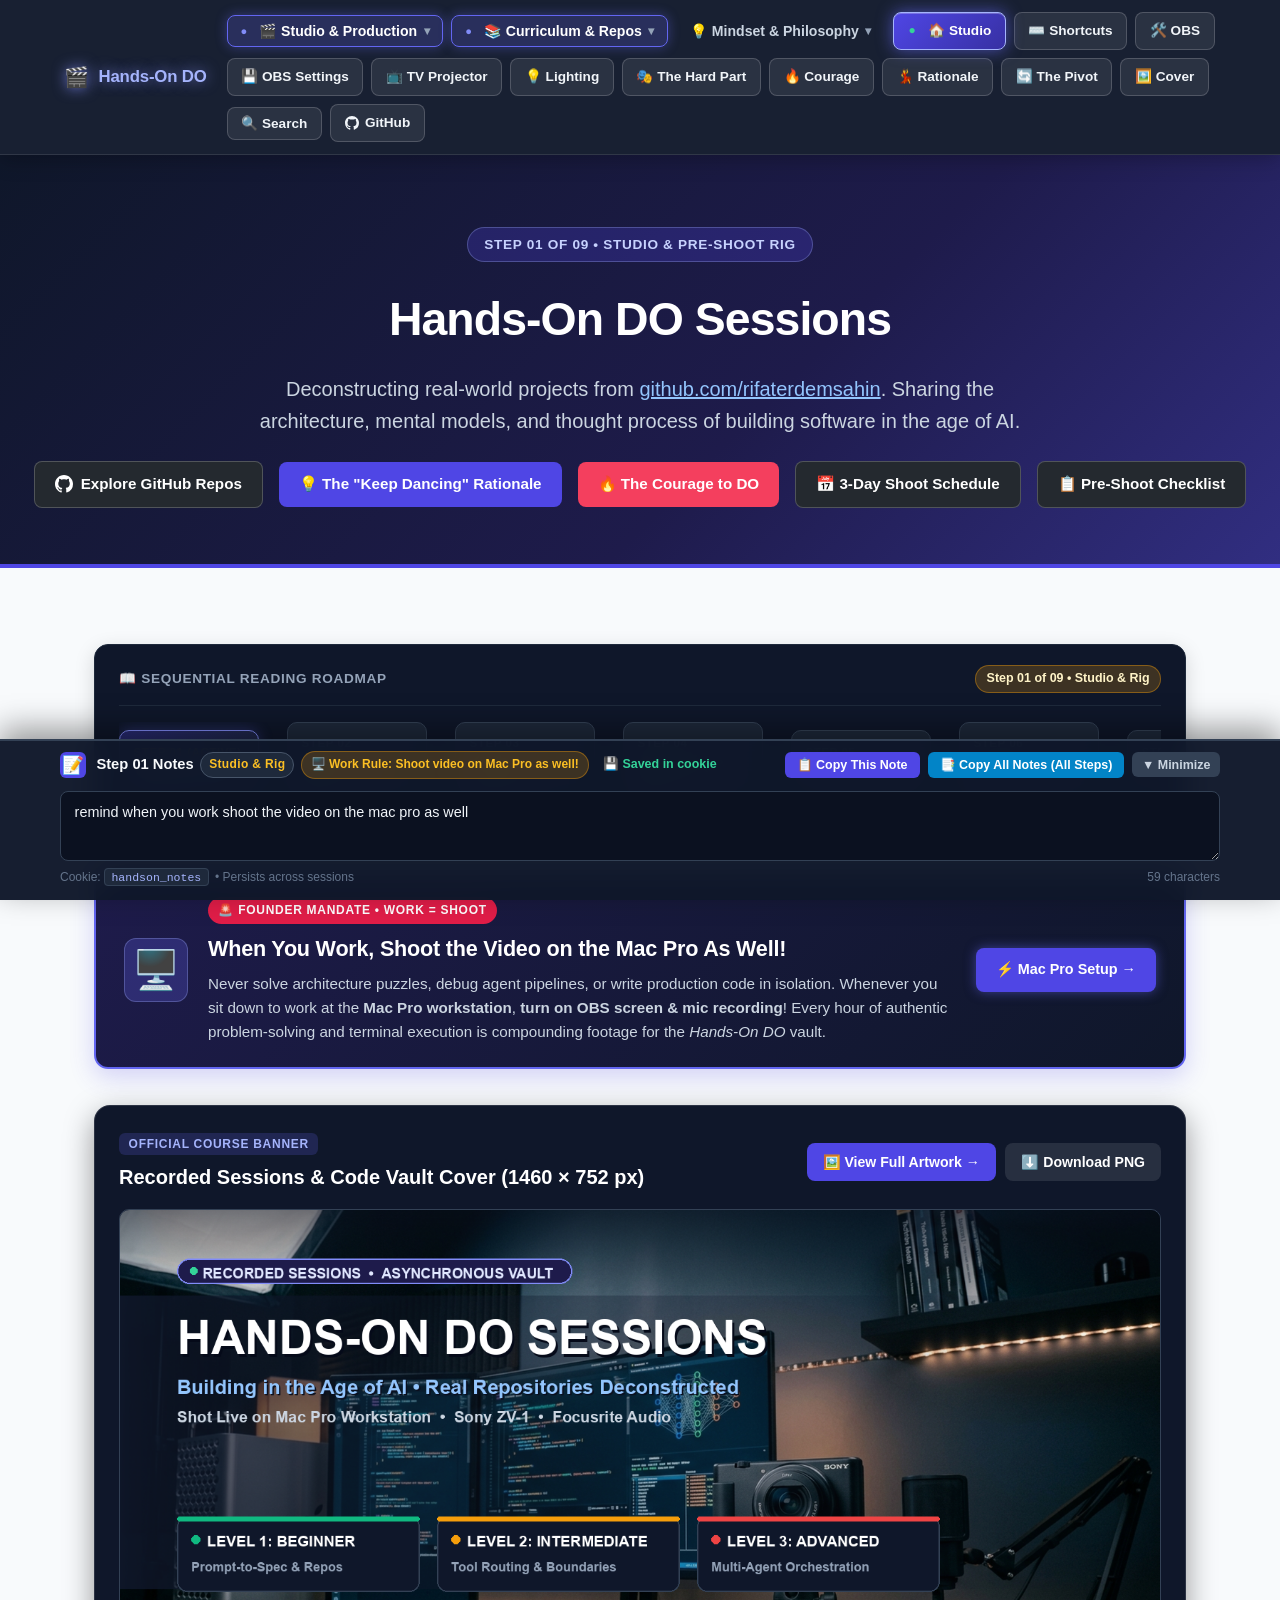
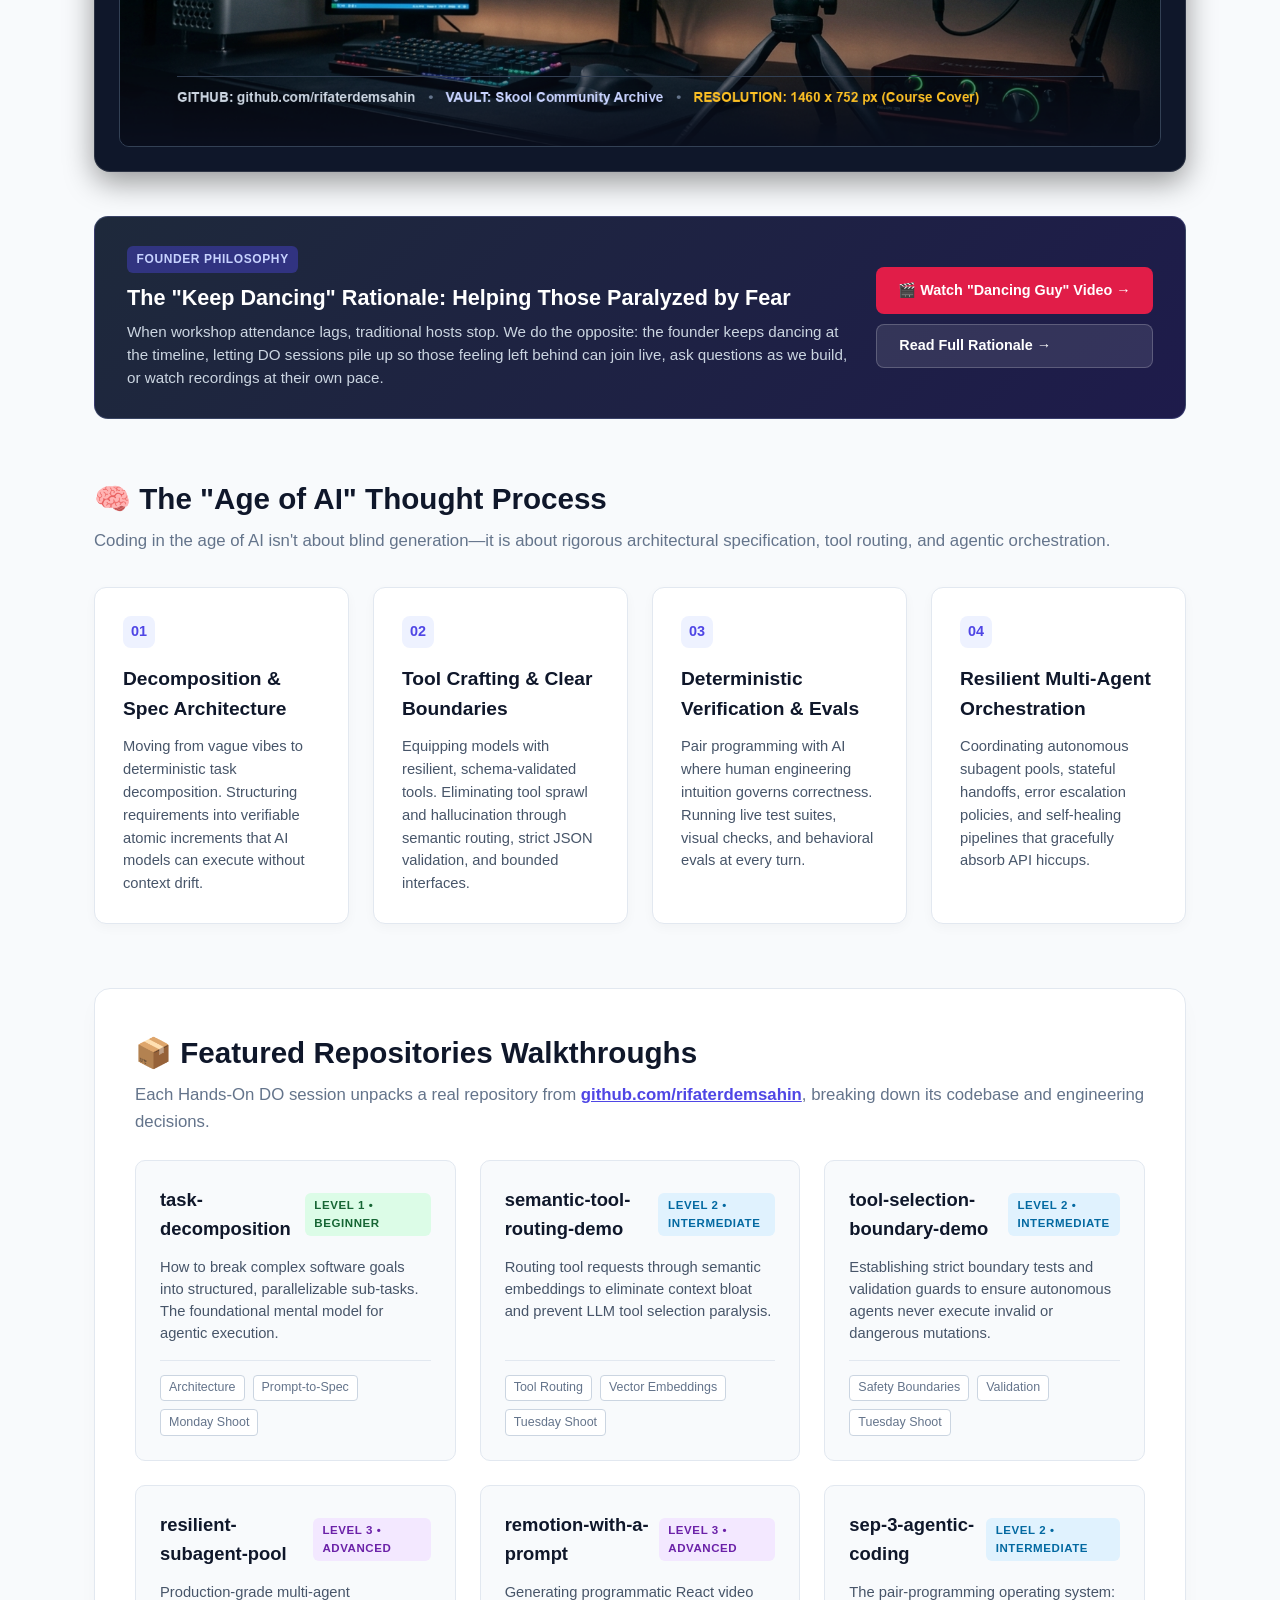
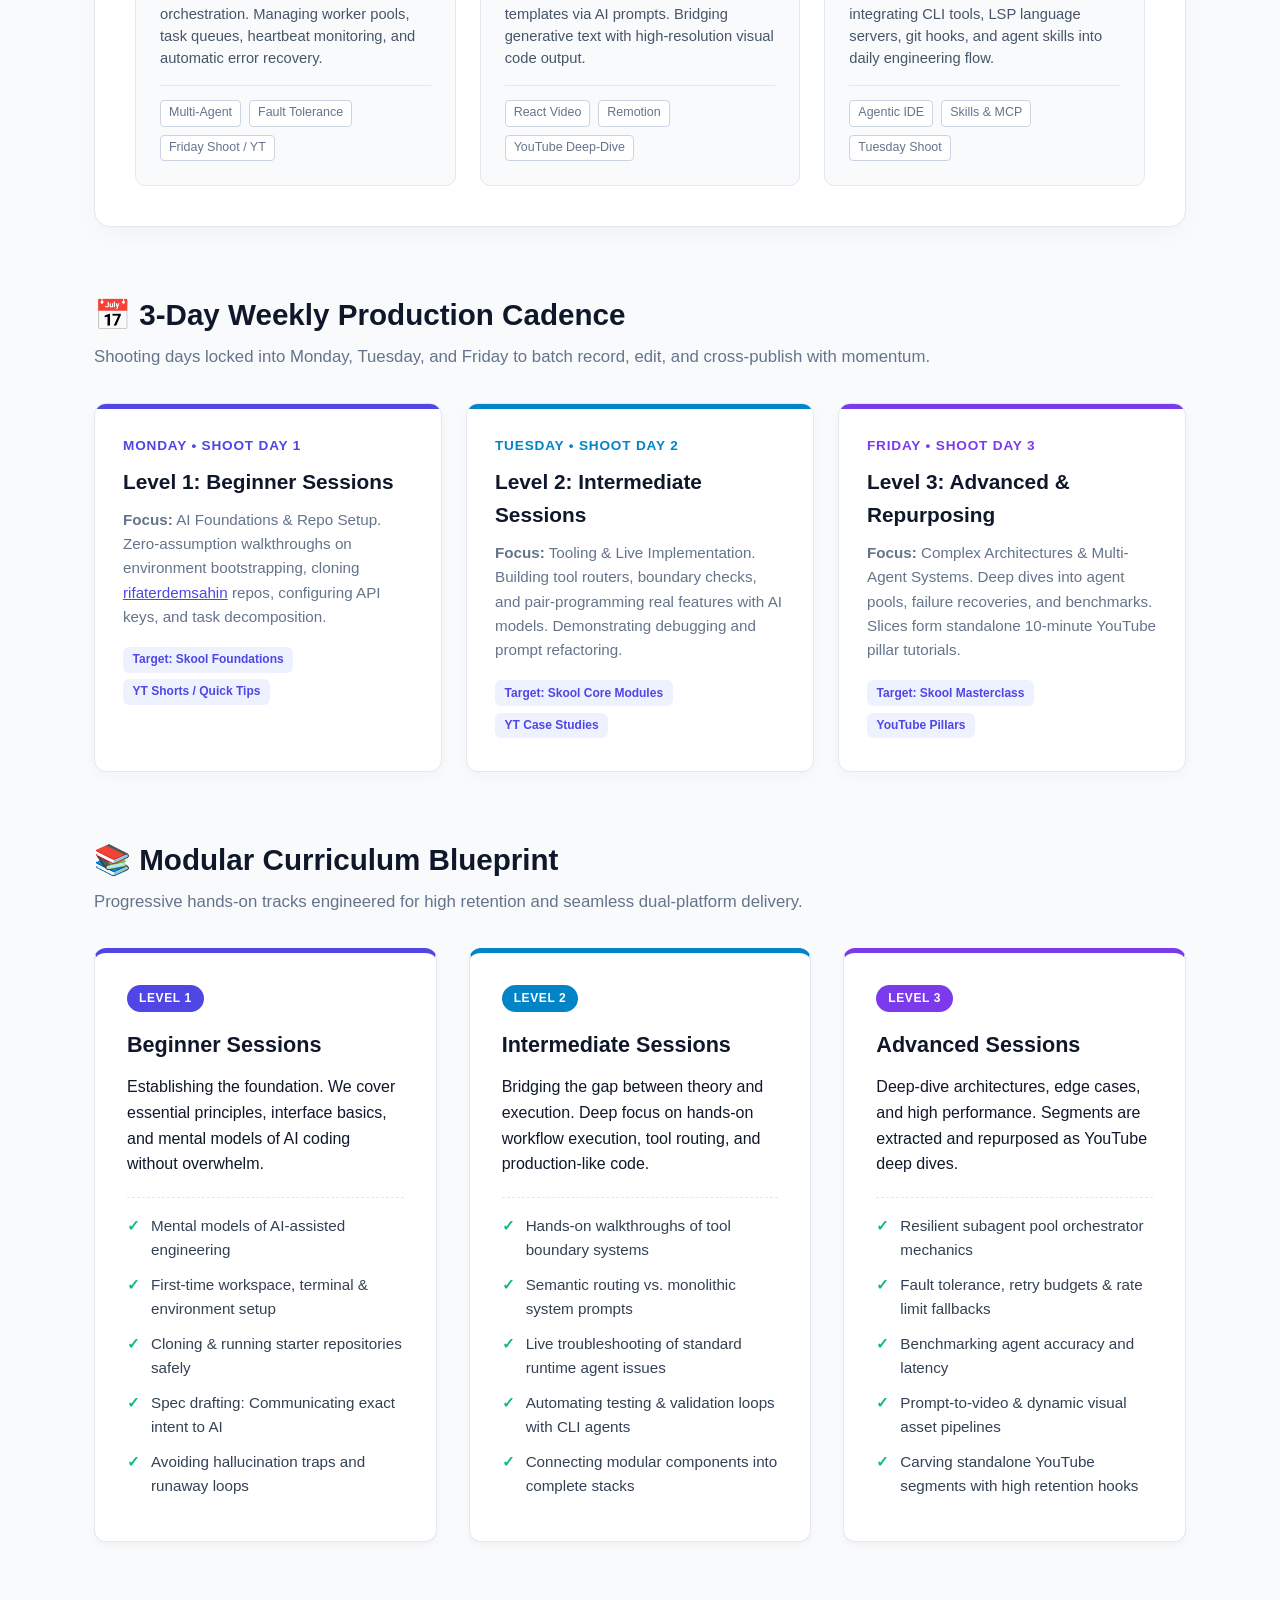
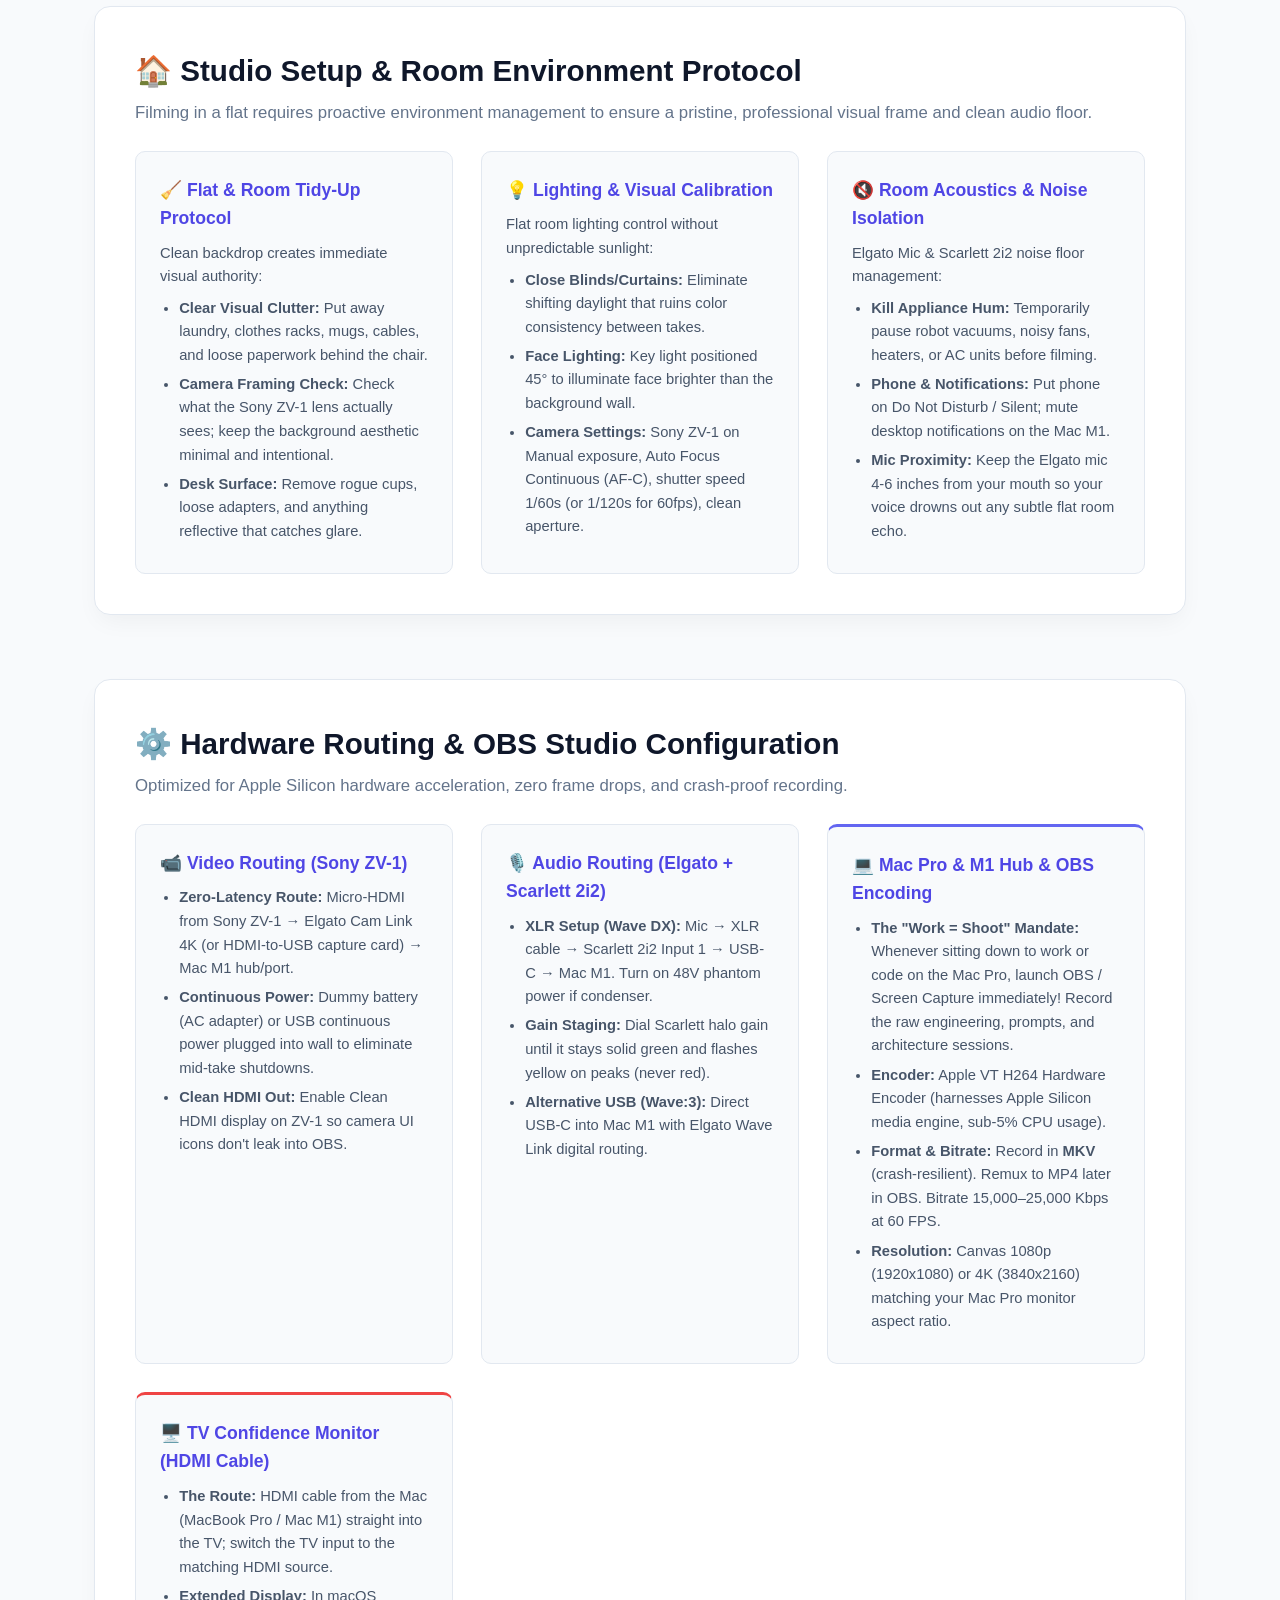
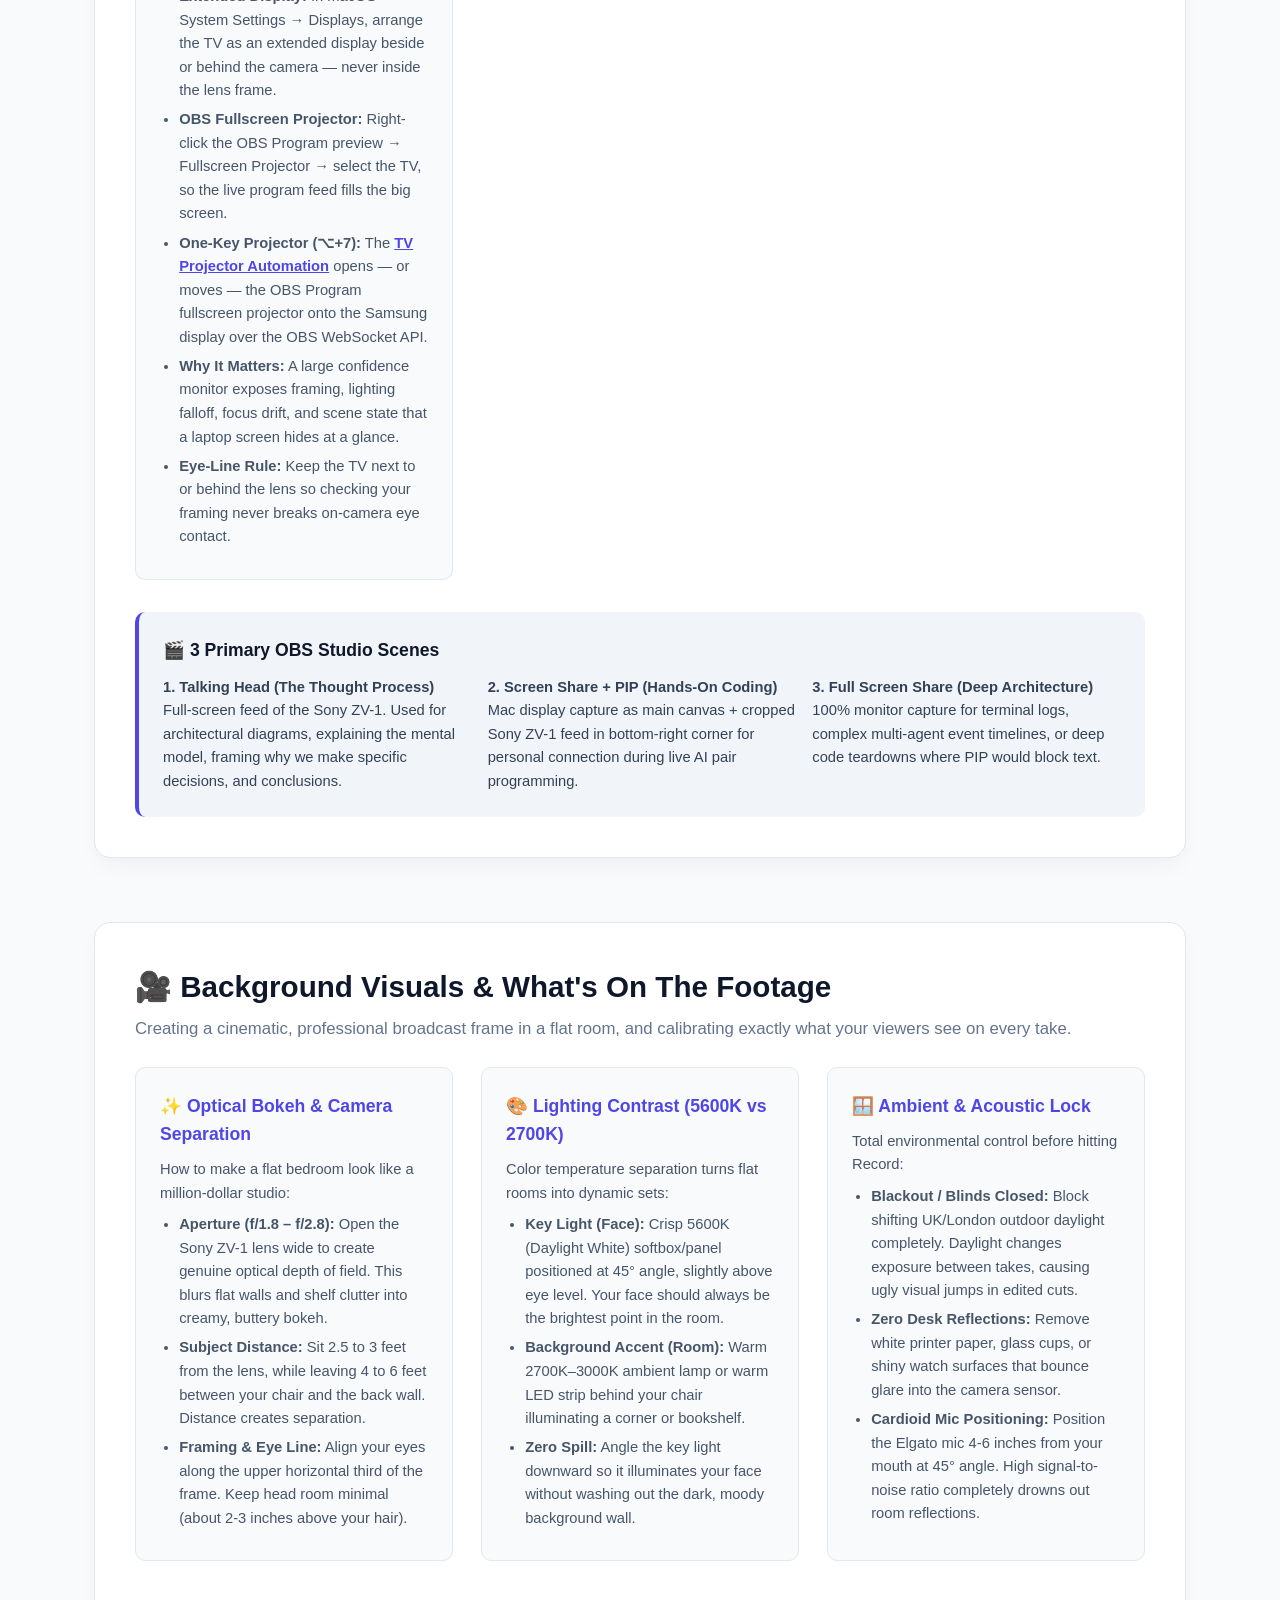
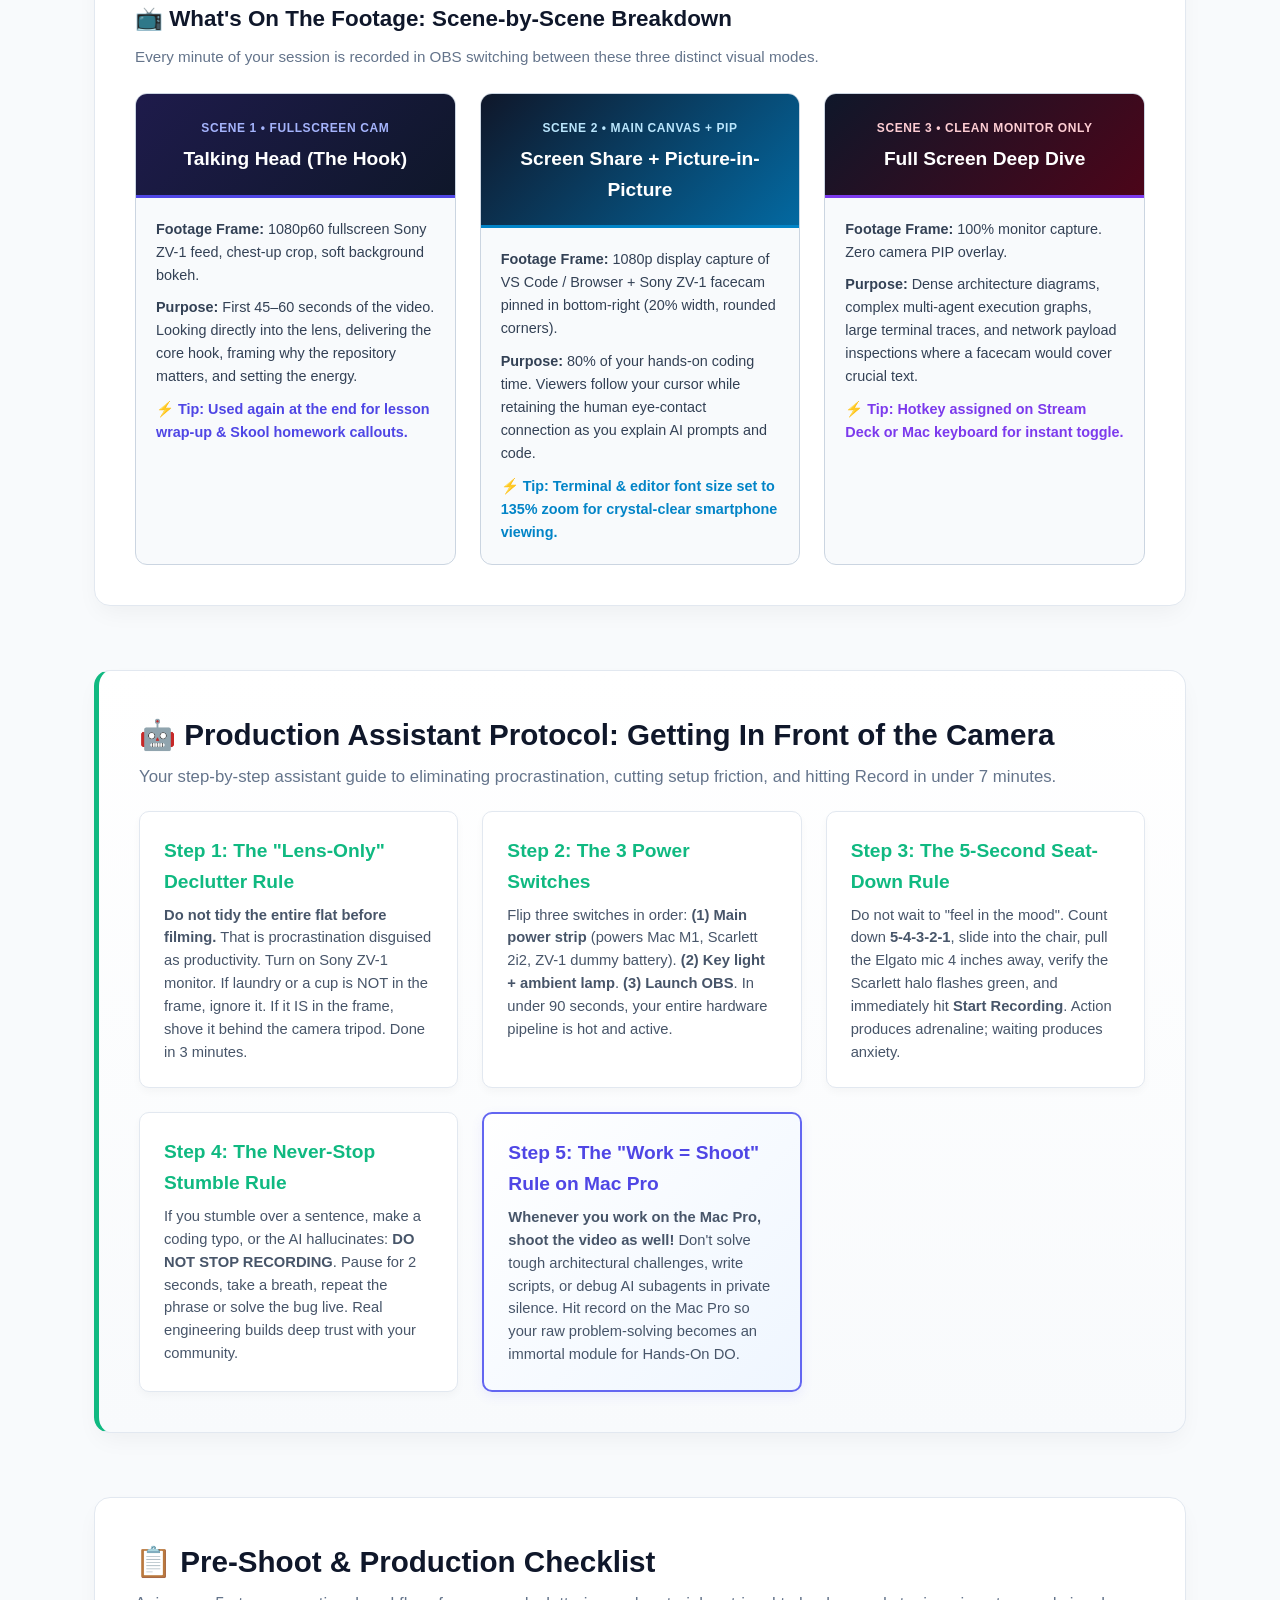
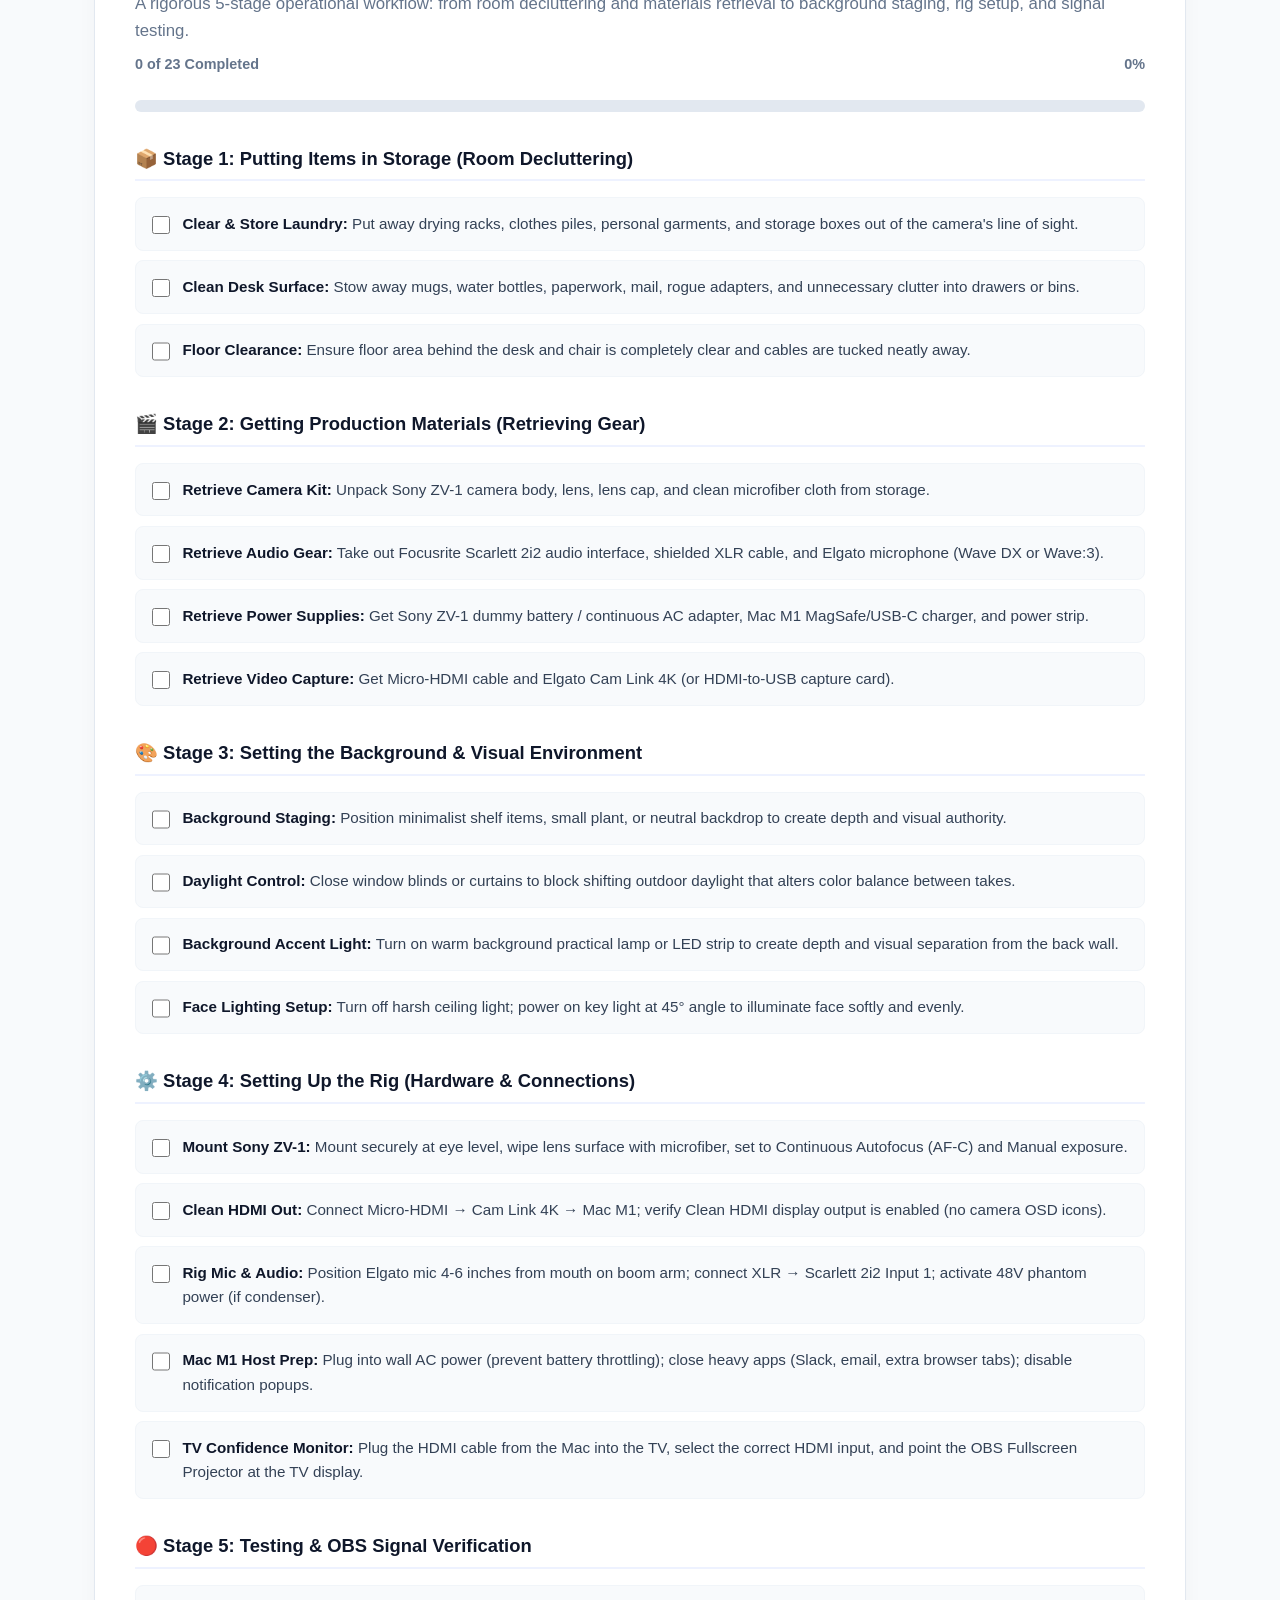
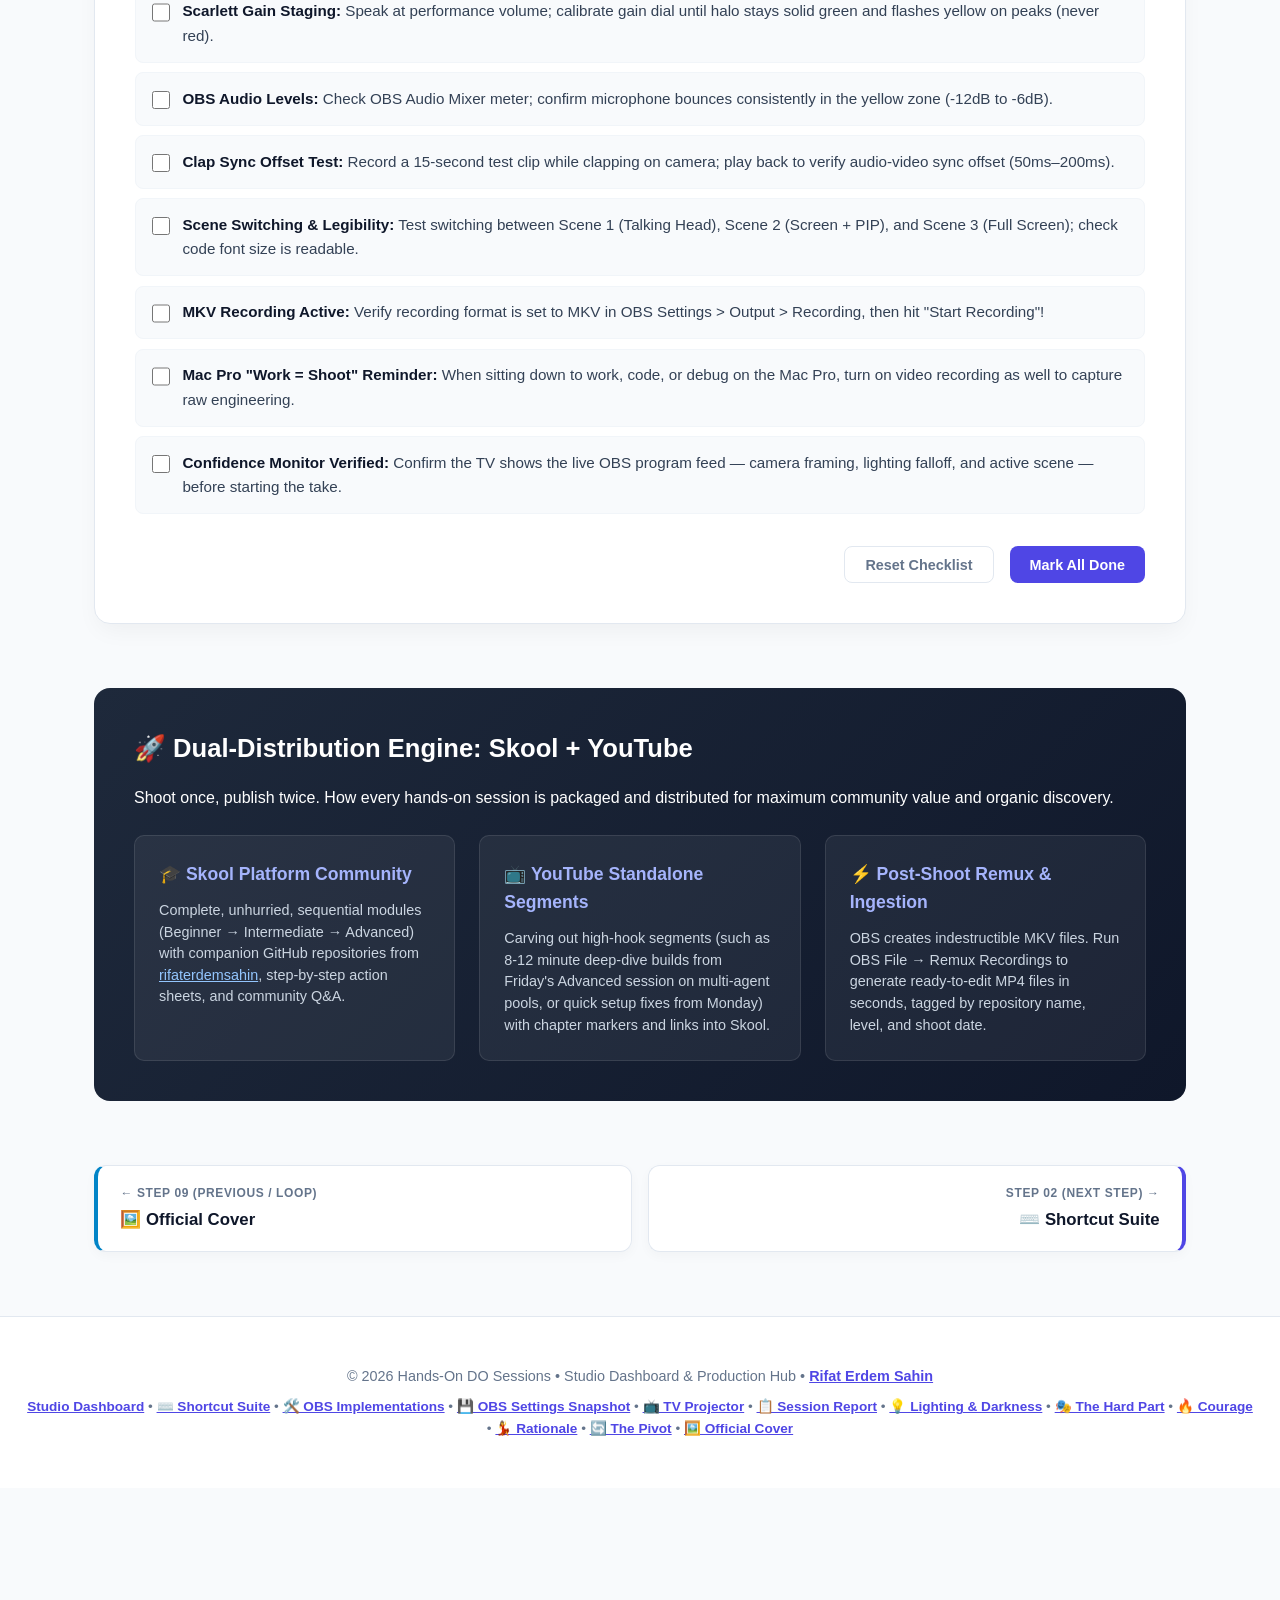
<file: index.html>
<!DOCTYPE html>
<html lang="en">
<head>
    <meta charset="UTF-8">
    <meta name="viewport" content="width=device-width, initial-scale=1.0">
    <title>Hands-On DO Sessions | Building in the Age of AI</title>
    <link rel="stylesheet" href="notes-bar.css">
    <link rel="stylesheet" href="site-search.css">
    <style>
        :root {
            --primary: #4F46E5;
            --primary-hover: #4338CA;
            --primary-light: #EEF2FF;
            --secondary: #0284c7;
            --accent: #7c3aed;
            --success: #10B981;
            --warning: #F59E0B;
            --dark: #0f172a;
            --dark-surface: #1e293b;
            --light: #f8fafc;
            --card-bg: #ffffff;
            --border: #e2e8f0;
            --gray: #64748b;
            --gray-light: #94a3b8;
            --github-dark: #24292f;
        }

        * {
            margin: 0;
            padding: 0;
            box-sizing: border-box;
            font-family: -apple-system, BlinkMacSystemFont, "Segoe UI", Roboto, Oxygen, Ubuntu, Cantarell, "Helvetica Neue", sans-serif;
        }

        body {
            background-color: var(--light);
            color: var(--dark);
            line-height: 1.6;
        }

        header {
            background: linear-gradient(135deg, #0f172a 0%, #1e1b4b 60%, #312e81 100%);
            color: white;
            padding: 4.5rem 2rem 3.5rem;
            text-align: center;
            border-bottom: 4px solid var(--primary);
            position: relative;
        }

        .header-badge {
            display: inline-flex;
            align-items: center;
            gap: 0.5rem;
            background: rgba(79, 70, 229, 0.25);
            border: 1px solid rgba(165, 180, 252, 0.3);
            color: #c7d2fe;
            padding: 0.35rem 1rem;
            border-radius: 9999px;
            font-size: 0.85rem;
            font-weight: 600;
            letter-spacing: 0.05em;
            text-transform: uppercase;
            margin-bottom: 1.25rem;
        }

        header h1 {
            font-size: 2.9rem;
            font-weight: 800;
            letter-spacing: -0.02em;
            margin-bottom: 1rem;
        }

        header p {
            color: #cbd5e1;
            font-size: 1.25rem;
            max-width: 780px;
            margin: 0 auto 1.5rem;
        }

        .header-links {
            display: flex;
            justify-content: center;
            align-items: center;
            gap: 1rem;
            flex-wrap: wrap;
            margin-top: 1.5rem;
        }

        .header-btn {
            display: inline-flex;
            align-items: center;
            gap: 0.5rem;
            padding: 0.65rem 1.25rem;
            border-radius: 8px;
            font-weight: 600;
            font-size: 0.95rem;
            text-decoration: none;
            transition: all 0.2s ease;
        }

        .header-btn-gh {
            background: #24292f;
            color: white;
            border: 1px solid rgba(255, 255, 255, 0.2);
        }
        .header-btn-gh:hover {
            background: #000000;
            transform: translateY(-2px);
        }

        .header-btn-primary {
            background: var(--primary);
            color: white;
        }
        .header-btn-primary:hover {
            background: var(--primary-hover);
            transform: translateY(-2px);
        }

        .container {
            max-width: 1140px;
            margin: 0 auto;
            padding: 3rem 1.5rem;
        }

        .section-header {
            margin-bottom: 2rem;
        }

        .section-header h2 {
            font-size: 1.85rem;
            font-weight: 700;
            color: var(--dark);
            display: flex;
            align-items: center;
            gap: 0.6rem;
        }

        .section-header p {
            color: var(--gray);
            font-size: 1.05rem;
            margin-top: 0.35rem;
        }

        /* AI Thought Process 4 Pillars */
        .thought-process-grid {
            display: grid;
            grid-template-columns: repeat(auto-fit, minmax(250px, 1fr));
            gap: 1.5rem;
            margin-bottom: 4rem;
        }

        .thought-card {
            background: var(--card-bg);
            border: 1px solid var(--border);
            border-radius: 12px;
            padding: 1.75rem;
            box-shadow: 0 4px 12px rgba(0, 0, 0, 0.03);
            position: relative;
            transition: all 0.2s ease;
        }

        .thought-card:hover {
            transform: translateY(-3px);
            box-shadow: 0 12px 24px rgba(0, 0, 0, 0.06);
            border-color: #cbd5e1;
        }

        .thought-step-num {
            display: inline-flex;
            align-items: center;
            justify-content: center;
            width: 32px;
            height: 32px;
            border-radius: 8px;
            background: var(--primary-light);
            color: var(--primary);
            font-weight: 700;
            font-size: 0.9rem;
            margin-bottom: 1rem;
        }

        .thought-card h3 {
            font-size: 1.2rem;
            margin-bottom: 0.65rem;
            color: var(--dark);
        }

        .thought-card p {
            font-size: 0.92rem;
            color: #475569;
            line-height: 1.55;
        }

        /* Repositories Spotlight Grid */
        .repo-section {
            background: #ffffff;
            border: 1px solid var(--border);
            border-radius: 16px;
            padding: 2.5rem;
            margin-bottom: 4rem;
            box-shadow: 0 10px 25px -5px rgba(0, 0, 0, 0.04);
        }

        .repo-grid {
            display: grid;
            grid-template-columns: repeat(auto-fit, minmax(320px, 1fr));
            gap: 1.5rem;
            margin-top: 1.5rem;
        }

        .repo-card {
            background: #f8fafc;
            border: 1px solid #e2e8f0;
            border-radius: 10px;
            padding: 1.5rem;
            display: flex;
            flex-direction: column;
            justify-content: space-between;
            transition: all 0.2s ease;
        }

        .repo-card:hover {
            background: #ffffff;
            border-color: var(--primary);
            box-shadow: 0 8px 16px rgba(0,0,0,0.05);
        }

        .repo-top {
            display: flex;
            align-items: center;
            justify-content: space-between;
            margin-bottom: 0.75rem;
        }

        .repo-title {
            font-size: 1.15rem;
            font-weight: 700;
            color: var(--dark);
            text-decoration: none;
            display: flex;
            align-items: center;
            gap: 0.4rem;
        }

        .repo-title:hover {
            color: var(--primary);
        }

        .repo-level-tag {
            font-size: 0.72rem;
            font-weight: 700;
            text-transform: uppercase;
            letter-spacing: 0.05em;
            padding: 0.2rem 0.6rem;
            border-radius: 6px;
            background: #e2e8f0;
            color: #334155;
        }

        .repo-level-beginner { background: #dcfce7; color: #166534; }
        .repo-level-intermediate { background: #e0f2fe; color: #0369a1; }
        .repo-level-advanced { background: #f3e8ff; color: #6b21a8; }

        .repo-desc {
            font-size: 0.92rem;
            color: #475569;
            margin-bottom: 1rem;
            line-height: 1.5;
        }

        .repo-meta {
            display: flex;
            align-items: center;
            gap: 0.5rem;
            flex-wrap: wrap;
            font-size: 0.78rem;
            color: var(--gray);
            border-top: 1px solid #e2e8f0;
            padding-top: 0.85rem;
        }

        .repo-pill {
            background: white;
            border: 1px solid #cbd5e1;
            padding: 0.15rem 0.5rem;
            border-radius: 4px;
            font-weight: 500;
        }

        /* Schedule Grid */
        .schedule-grid {
            display: grid;
            grid-template-columns: repeat(auto-fit, minmax(300px, 1fr));
            gap: 1.5rem;
            margin-bottom: 4rem;
        }

        .schedule-card {
            background: var(--card-bg);
            border: 1px solid var(--border);
            border-radius: 12px;
            padding: 1.75rem;
            box-shadow: 0 4px 12px rgba(0, 0, 0, 0.03);
            position: relative;
            overflow: hidden;
            transition: transform 0.2s ease, box-shadow 0.2s ease;
        }

        .schedule-card:hover {
            transform: translateY(-2px);
            box-shadow: 0 10px 20px rgba(0, 0, 0, 0.06);
        }

        .schedule-card::before {
            content: '';
            position: absolute;
            top: 0;
            left: 0;
            right: 0;
            height: 5px;
            background: var(--primary);
        }

        .schedule-card.sched-tue::before { background: var(--secondary); }
        .schedule-card.sched-fri::before { background: var(--accent); }

        .day-tag {
            font-weight: 700;
            font-size: 0.85rem;
            text-transform: uppercase;
            letter-spacing: 0.06em;
            color: var(--primary);
            margin-bottom: 0.5rem;
            display: inline-block;
        }

        .sched-tue .day-tag { color: var(--secondary); }
        .sched-fri .day-tag { color: var(--accent); }

        .schedule-card h3 {
            font-size: 1.3rem;
            margin-bottom: 0.6rem;
            color: var(--dark);
        }

        .schedule-card p {
            font-size: 0.95rem;
            color: var(--gray);
            margin-bottom: 1rem;
        }

        .target-pill {
            display: inline-block;
            font-size: 0.75rem;
            font-weight: 600;
            padding: 0.2rem 0.6rem;
            border-radius: 6px;
            background: var(--primary-light);
            color: var(--primary);
            margin-right: 0.4rem;
            margin-bottom: 0.3rem;
        }

        /* Curriculum Section */
        .curriculum-grid {
            display: grid;
            grid-template-columns: repeat(auto-fit, minmax(300px, 1fr));
            gap: 2rem;
            margin-bottom: 4rem;
        }

        .card {
            background: var(--card-bg);
            padding: 2rem;
            border-radius: 12px;
            border: 1px solid var(--border);
            box-shadow: 0 4px 6px rgba(0,0,0,0.03);
            border-top: 5px solid var(--primary);
            display: flex;
            flex-direction: column;
        }

        .card.card-int {
            border-top-color: var(--secondary);
        }

        .card.card-adv {
            border-top-color: var(--accent);
        }

        .badge {
            display: inline-block;
            background: var(--primary);
            color: white;
            padding: 0.25rem 0.75rem;
            border-radius: 20px;
            font-size: 0.75rem;
            font-weight: 600;
            text-transform: uppercase;
            letter-spacing: 0.05em;
            margin-bottom: 1rem;
            align-self: flex-start;
        }

        .badge-int { background: var(--secondary); }
        .badge-adv { background: var(--accent); }

        .card h3 {
            font-size: 1.35rem;
            margin-bottom: 0.75rem;
            color: var(--dark);
        }

        .card ul {
            list-style: none;
            margin-top: 1.25rem;
            border-top: 1px dashed var(--border);
            padding-top: 1rem;
        }

        .card ul li {
            margin-bottom: 0.65rem;
            padding-left: 1.5rem;
            position: relative;
            font-size: 0.95rem;
            color: #334155;
        }

        .card ul li::before {
            content: '✓';
            position: absolute;
            left: 0;
            color: var(--success);
            font-weight: bold;
        }

        /* Hardware & Production Deep Dive */
        .specs-section {
            background: #ffffff;
            border: 1px solid var(--border);
            border-radius: 16px;
            padding: 2.5rem;
            margin-bottom: 4rem;
            box-shadow: 0 10px 25px -5px rgba(0, 0, 0, 0.05);
        }

        .specs-grid {
            display: grid;
            grid-template-columns: repeat(auto-fit, minmax(280px, 1fr));
            gap: 1.75rem;
            margin-top: 1.5rem;
        }

        .spec-box {
            background: #f8fafc;
            border: 1px solid #e2e8f0;
            border-radius: 10px;
            padding: 1.5rem;
        }

        .spec-box h4 {
            color: var(--primary);
            font-size: 1.1rem;
            margin-bottom: 0.6rem;
            display: flex;
            align-items: center;
            gap: 0.5rem;
        }

        .spec-box p, .spec-box ul {
            font-size: 0.92rem;
            color: #475569;
        }

        .spec-box ul {
            margin-top: 0.5rem;
            padding-left: 1.2rem;
        }

        .spec-box li {
            margin-bottom: 0.35rem;
        }

        /* Interactive Checklist */
        .checklist-container {
            background: #ffffff;
            border: 1px solid var(--border);
            border-radius: 16px;
            padding: 2.5rem;
            margin-bottom: 4rem;
            box-shadow: 0 10px 25px -5px rgba(0, 0, 0, 0.05);
        }

        .progress-wrapper {
            margin: 1.5rem 0 2rem;
            background: #e2e8f0;
            border-radius: 9999px;
            height: 12px;
            overflow: hidden;
            position: relative;
        }

        .progress-bar {
            background: linear-gradient(90deg, var(--primary), var(--success));
            height: 100%;
            width: 0%;
            transition: width 0.3s ease;
        }

        .progress-label {
            display: flex;
            justify-content: space-between;
            font-size: 0.9rem;
            font-weight: 600;
            color: var(--gray);
            margin-bottom: 0.5rem;
        }

        .checklist-group {
            margin-bottom: 2rem;
        }

        .checklist-group h4 {
            font-size: 1.15rem;
            color: var(--dark);
            margin-bottom: 1rem;
            border-bottom: 2px solid var(--primary-light);
            padding-bottom: 0.4rem;
            display: flex;
            align-items: center;
            gap: 0.5rem;
        }

        .check-item {
            display: flex;
            align-items: flex-start;
            gap: 0.75rem;
            padding: 0.85rem 1rem;
            background: #f8fafc;
            border-radius: 8px;
            margin-bottom: 0.6rem;
            border: 1px solid #f1f5f9;
            cursor: pointer;
            transition: all 0.15s ease;
            user-select: none;
        }

        .check-item:hover {
            background: #f1f5f9;
            border-color: #cbd5e1;
        }

        .check-item input[type="checkbox"] {
            margin-top: 0.25rem;
            width: 1.15rem;
            height: 1.15rem;
            accent-color: var(--primary);
            cursor: pointer;
        }

        .check-item-text {
            font-size: 0.95rem;
            color: #334155;
            flex: 1;
        }

        .check-item-text strong {
            color: var(--dark);
        }

        .check-item.completed {
            background: #f0fdf4;
            border-color: #bbf7d0;
        }

        .check-item.completed .check-item-text {
            color: #166534;
            text-decoration: line-through;
            opacity: 0.85;
        }

        .checklist-actions {
            display: flex;
            justify-content: flex-end;
            gap: 1rem;
            margin-top: 1rem;
        }

        .btn {
            background: var(--primary);
            color: white;
            border: none;
            padding: 0.6rem 1.25rem;
            border-radius: 8px;
            font-weight: 600;
            font-size: 0.9rem;
            cursor: pointer;
            transition: background 0.2s;
        }

        .btn:hover {
            background: var(--primary-hover);
        }

        .btn-outline {
            background: transparent;
            color: var(--gray);
            border: 1px solid var(--border);
        }

        .btn-outline:hover {
            background: #f1f5f9;
            color: var(--dark);
        }

        /* Repurposing pipeline */
        .pipeline-card {
            background: linear-gradient(135deg, #1e293b 0%, #0f172a 100%);
            color: white;
            padding: 2.5rem;
            border-radius: 16px;
            margin-bottom: 4rem;
        }

        .pipeline-card h3 {
            font-size: 1.6rem;
            margin-bottom: 1rem;
        }

        .pipeline-grid {
            display: grid;
            grid-template-columns: repeat(auto-fit, minmax(260px, 1fr));
            gap: 1.5rem;
            margin-top: 1.5rem;
        }

        .pipeline-col {
            background: rgba(255, 255, 255, 0.06);
            padding: 1.5rem;
            border-radius: 10px;
            border: 1px solid rgba(255, 255, 255, 0.1);
        }

        .pipeline-col h4 {
            color: #a5b4fc;
            margin-bottom: 0.75rem;
            font-size: 1.1rem;
        }

        .pipeline-col p {
            font-size: 0.9rem;
            color: #cbd5e1;
            line-height: 1.5;
        }

        footer {
            text-align: center;
            padding: 3rem 1.5rem;
            color: var(--gray);
            border-top: 1px solid var(--border);
            background: #ffffff;
        }

        footer p {
            font-size: 0.9rem;
        }

        /* Logically Grouped Shared Sticky Top Menu */
        .shared-nav {
            position: sticky;
            top: 0;
            z-index: 1000;
            background: rgba(15, 23, 42, 0.96);
            backdrop-filter: blur(12px);
            -webkit-backdrop-filter: blur(12px);
            border-bottom: 1px solid rgba(255, 255, 255, 0.1);
            box-shadow: 0 4px 20px rgba(0, 0, 0, 0.25);
        }

        .nav-container {
            max-width: 1200px;
            margin: 0 auto;
            padding: 0.75rem 1.5rem;
            display: flex;
            align-items: center;
            justify-content: space-between;
            gap: 1.25rem;
        }

        .nav-brand {
            display: flex;
            align-items: center;
            gap: 0.6rem;
            color: white;
            text-decoration: none;
            font-weight: 800;
            font-size: 1.05rem;
            letter-spacing: -0.01em;
            white-space: nowrap;
        }

        .nav-brand:hover {
            color: #c7d2fe;
        }

        .nav-icon {
            font-size: 1.25rem;
        }

        .nav-groups {
            display: flex;
            align-items: center;
            gap: 0.5rem;
            flex-wrap: wrap;
        }

        .nav-dropdown {
            position: relative;
        }

        .nav-drop-btn {
            background: transparent;
            border: 1px solid transparent;
            color: #cbd5e1;
            font-size: 0.88rem;
            font-weight: 600;
            padding: 0.45rem 0.8rem;
            border-radius: 8px;
            cursor: pointer;
            display: inline-flex;
            align-items: center;
            gap: 0.4rem;
            transition: all 0.2s ease;
        }

        .nav-drop-btn:hover, .nav-dropdown:focus-within .nav-drop-btn {
            color: #ffffff;
            background: rgba(255, 255, 255, 0.08);
            border-color: rgba(255, 255, 255, 0.15);
        }

        .drop-arrow {
            font-size: 0.75rem;
            color: #94a3b8;
            transition: transform 0.2s ease;
        }

        .nav-dropdown:hover .drop-arrow {
            transform: rotate(180deg);
        }

        .dropdown-menu {
            position: absolute;
            top: 100%;
            left: 0;
            background: #1e293b;
            border: 1px solid #334155;
            border-radius: 10px;
            padding: 0.5rem;
            min-width: 240px;
            box-shadow: 0 15px 30px rgba(0,0,0,0.3);
            display: none;
            flex-direction: column;
            gap: 0.25rem;
            z-index: 1001;
            margin-top: 0.35rem;
        }

        .nav-dropdown:hover .dropdown-menu,
        .nav-dropdown:focus-within .dropdown-menu {
            display: flex;
        }

        .dropdown-item {
            color: #cbd5e1;
            text-decoration: none;
            font-size: 0.85rem;
            font-weight: 500;
            padding: 0.55rem 0.85rem;
            border-radius: 6px;
            transition: all 0.15s ease;
            display: flex;
            align-items: center;
            gap: 0.5rem;
            white-space: nowrap;
        }

        .dropdown-item:hover {
            color: #ffffff;
            background: rgba(79, 70, 229, 0.3);
        }

        .nav-pill-btn {
            text-decoration: none;
            font-size: 0.85rem;
            font-weight: 600;
            padding: 0.45rem 0.85rem;
            border-radius: 8px;
            display: inline-flex;
            align-items: center;
            gap: 0.4rem;
            transition: all 0.2s ease;
            white-space: nowrap;
        }

        .highlight-btn {
            background: #f43f5e;
            color: white;
        }

        .highlight-btn:hover {
            background: #e11d48;
            transform: translateY(-1px);
        }

        .gh-btn {
            background: rgba(255, 255, 255, 0.08);
            border: 1px solid rgba(255, 255, 255, 0.18);
            color: #f1f5f9;
        }

        .gh-btn:hover {
            background: rgba(255, 255, 255, 0.2);
            color: white;
        }

        @media (max-width: 960px) {
            .nav-container {
                flex-direction: column;
                align-items: stretch;
                padding: 0.6rem 1rem;
                gap: 0.6rem;
            }
            .nav-groups {
                justify-content: flex-start;
            }
        }

        @media (max-width: 768px) {
            header h1 {
                font-size: 2.1rem;
            }
            .specs-section, .checklist-container, .pipeline-card, .repo-section {
                padding: 1.5rem;
            }
        }
    </style>
</head>
<body>

    <!-- Logically Grouped Shared Sticky Top Menu -->
    <nav class="shared-nav">
        <div class="nav-container">
            <a href="index.html" class="nav-brand">
                <span class="nav-icon">🎬</span>
                <span class="nav-title">Hands-On DO</span>
            </a>
            <div class="nav-groups">
                <!-- Group 1: Studio & Production -->
                <div class="nav-dropdown">
                    <button class="nav-drop-btn">
                        <span>🎬 Studio &amp; Production</span>
                        <span class="drop-arrow">▾</span>
                    </button>
                    <div class="dropdown-menu">
                        <a href="index.html" class="dropdown-item nav-item-active">🏠 Studio Dashboard</a>
                        <a href="shortcuts.html" class="dropdown-item">⌨️ Complete Shortcut Suite</a>
                        <a href="obs-implementations.html" class="dropdown-item">🛠️ OBS Implementations &amp; Scenes</a>
                        <a href="obs-settings.html" class="dropdown-item">💾 OBS Settings Snapshot</a>
                        <a href="tv-projector.html" class="dropdown-item">📺 TV Projector Automation</a>
                        <a href="session-report.html" class="dropdown-item">📋 Session Report</a>
                        <a href="lighting.html" class="dropdown-item">💡 A-Roll Lighting &amp; Darkness</a>
                        <a href="cover.html" class="dropdown-item">🖼️ Official Cover (1460x752)</a>
                        <a href="index.html#confidence-monitor" class="dropdown-item">🖥️ TV Confidence Monitor</a>
                        <a href="index.html#footage-setup" class="dropdown-item">🎥 Background &amp; Footage Setup</a>
                        <a href="index.html#checklist" class="dropdown-item">📋 5-Stage Pre-Shoot Checklist</a>
                        <a href="index.html#assistant" class="dropdown-item">🤖 Production Assistant Guide</a>
                    </div>
                </div>

                <!-- Group 2: Curriculum & Repos -->
                <div class="nav-dropdown">
                    <button class="nav-drop-btn">
                        <span>📚 Curriculum &amp; Repos</span>
                        <span class="drop-arrow">▾</span>
                    </button>
                    <div class="dropdown-menu">
                        <a href="index.html#thought-process" class="dropdown-item">🧠 The Age of AI Thought Process</a>
                        <a href="index.html#repos" class="dropdown-item">📦 Featured GitHub Repos</a>
                        <a href="index.html#schedule" class="dropdown-item">📅 3-Day Shoot Cadence</a>
                        <a href="index.html#curriculum" class="dropdown-item">📚 Modular Curriculum Blueprint</a>
                        <a href="index.html#pipeline" class="dropdown-item">🚀 Skool + YouTube Pipeline</a>
                    </div>
                </div>

                <!-- Group 3: Mindset & Philosophy -->
                <div class="nav-dropdown">
                    <button class="nav-drop-btn">
                        <span>💡 Mindset &amp; Philosophy</span>
                        <span class="drop-arrow">▾</span>
                    </button>
                    <div class="dropdown-menu">
                        <a href="rationale.html" class="dropdown-item">💃 The "Keep Dancing" Rationale</a>
                        <a href="hard-part.html" class="dropdown-item">🎭 The Hard Part: Be Yourself</a>
                        <a href="courage.html" class="dropdown-item">🔥 Courage: The Key to the Game</a>
                        <a href="pivot.html" class="dropdown-item">🔄 The 1-on-1 Pivot</a>
                    </div>
                </div>

                <!-- Standalone Action Buttons (All 9 Steps + Search + GitHub) -->
                <a href="index.html" class="nav-pill-btn gh-btn nav-item-active">🏠 Studio</a>
                <a href="shortcuts.html" class="nav-pill-btn gh-btn">⌨️ Shortcuts</a>
                <a href="obs-implementations.html" class="nav-pill-btn gh-btn">🛠️ OBS</a>
                <a href="obs-settings.html" class="nav-pill-btn gh-btn">💾 OBS Settings</a>
                <a href="tv-projector.html" class="nav-pill-btn gh-btn">📺 TV Projector</a>
                <a href="lighting.html" class="nav-pill-btn gh-btn">💡 Lighting</a>
                <a href="hard-part.html" class="nav-pill-btn gh-btn">🎭 The Hard Part</a>
                <a href="courage.html" class="nav-pill-btn gh-btn">🔥 Courage</a>
                <a href="rationale.html" class="nav-pill-btn gh-btn">💃 Rationale</a>
                <a href="pivot.html" class="nav-pill-btn gh-btn">🔄 The Pivot</a>
                <a href="cover.html" class="nav-pill-btn gh-btn">🖼️ Cover</a>
                <button type="button" id="site-search-trigger" class="nav-pill-btn gh-btn" aria-label="Search all site content">🔍 Search</button>
                <a href="https://github.com/rifaterdemsahin" target="_blank" class="nav-pill-btn gh-btn">
                    <svg width="14" height="14" viewBox="0 0 16 16" fill="currentColor"><path d="M8 0C3.58 0 0 3.58 0 8c0 3.54 2.29 6.53 5.47 7.59.4.07.55-.17.55-.38 0-.19-.01-.82-.01-1.49-2.01.37-2.53-.49-2.69-.94-.09-.23-.48-.94-.82-1.13-.28-.15-.68-.52-.01-.53.63-.01 1.08.58 1.23.82.72 1.21 1.87.87 2.33.66.07-.52.28-.87.51-1.07-1.78-.2-3.64-.89-3.64-3.95 0-.87.31-1.59.82-2.15-.08-.2-.36-1.02.08-2.12 0 0 .67-.21 2.2.82.64-.18 1.32-.27 2-.27.68 0 1.36.09 2 .27 1.53-1.04 2.2-.82 2.2-.82.44 1.1.16 1.92.08 2.12.51.56.82 1.27.82 2.15 0 3.07-1.87 3.75-3.65 3.95.29.25.54.73.54 1.48 0 1.07-.01 1.93-.01 2.2 0 .21.15.46.55.38A8.013 8.013 0 0016 8c0-4.42-3.58-8-8-8z"/></svg>
                    GitHub
                </a>
            </div>
        </div>
    </nav>

    <header>
        <div class="header-badge">Step 01 of 09 • Studio &amp; Pre-Shoot Rig</div>
        <h1>Hands-On DO Sessions</h1>
        <p>Deconstructing real-world projects from <a href="https://github.com/rifaterdemsahin" target="_blank" style="color: #93c5fd; text-decoration: underline;">github.com/rifaterdemsahin</a>. Sharing the architecture, mental models, and thought process of building software in the age of AI.</p>
        
        <div class="header-links">
            <a href="https://github.com/rifaterdemsahin" target="_blank" class="header-btn header-btn-gh">
                <svg width="18" height="18" viewBox="0 0 16 16" fill="currentColor"><path d="M8 0C3.58 0 0 3.58 0 8c0 3.54 2.29 6.53 5.47 7.59.4.07.55-.17.55-.38 0-.19-.01-.82-.01-1.49-2.01.37-2.53-.49-2.69-.94-.09-.23-.48-.94-.82-1.13-.28-.15-.68-.52-.01-.53.63-.01 1.08.58 1.23.82.72 1.21 1.87.87 2.33.66.07-.52.28-.87.51-1.07-1.78-.2-3.64-.89-3.64-3.95 0-.87.31-1.59.82-2.15-.08-.2-.36-1.02.08-2.12 0 0 .67-.21 2.2.82.64-.18 1.32-.27 2-.27.68 0 1.36.09 2 .27 1.53-1.04 2.2-.82 2.2-.82.44 1.1.16 1.92.08 2.12.51.56.82 1.27.82 2.15 0 3.07-1.87 3.75-3.65 3.95.29.25.54.73.54 1.48 0 1.07-.01 1.93-.01 2.2 0 .21.15.46.55.38A8.013 8.013 0 0016 8c0-4.42-3.58-8-8-8z"/></svg>
                Explore GitHub Repos
            </a>
            <a href="rationale.html" class="header-btn header-btn-primary">
                💡 The "Keep Dancing" Rationale
            </a>
            <a href="courage.html" class="header-btn" style="background: #f43f5e; color: white;">
                🔥 The Courage to DO
            </a>
            <a href="#schedule" class="header-btn header-btn-gh">
                📅 3-Day Shoot Schedule
            </a>
            <a href="#checklist" class="header-btn header-btn-gh">
                📋 Pre-Shoot Checklist
            </a>
        </div>
    </header>

    <div class="container">

        <!-- Sequential Reading Stepper Banner -->
        <div class="reading-stepper-wrap">
            <div class="stepper-header">
                <div class="stepper-heading">
                    <span>📖 Sequential Reading Roadmap</span>
                </div>
                <span class="stepper-current-badge">Step 01 of 09 • Studio & Rig</span>
            </div>
            <div class="stepper-timeline">
                <a href="index.html" class="step-card active">
                    <span class="step-card-num">Step 01 (Active)</span>
                    <span class="step-card-title">🏠 Studio &amp; Rig</span>
                </a>
                <span class="step-arrow-divider">➔</span>
                <a href="shortcuts.html" class="step-card">
                    <span class="step-card-num">Step 02</span>
                    <span class="step-card-title">⌨️ Shortcut Suite</span>
                </a>
                <span class="step-arrow-divider">➔</span>
                <a href="obs-implementations.html" class="step-card">
                    <span class="step-card-num">Step 03</span>
                    <span class="step-card-title">🛠️ OBS & Scenes</span>
                </a>
                <span class="step-arrow-divider">➔</span>
                <a href="lighting.html" class="step-card">
                    <span class="step-card-num">Step 04</span>
                    <span class="step-card-title">💡 Lighting &amp; Dark</span>
                </a>
                <span class="step-arrow-divider">➔</span>
                <a href="hard-part.html" class="step-card">
                    <span class="step-card-num">Step 05</span>
                    <span class="step-card-title">🎭 The Hard Part</span>
                </a>
                <span class="step-arrow-divider">➔</span>
                <a href="courage.html" class="step-card">
                    <span class="step-card-num">Step 06</span>
                    <span class="step-card-title">🔥 Courage to DO</span>
                </a>
                <span class="step-arrow-divider">➔</span>
                <a href="rationale.html" class="step-card">
                    <span class="step-card-num">Step 07</span>
                    <span class="step-card-title">💃 The Rationale</span>
                </a>
                <span class="step-arrow-divider">➔</span>
                <a href="pivot.html" class="step-card">
                    <span class="step-card-num">Step 08</span>
                    <span class="step-card-title">🔄 The Pivot</span>
                </a>
                <span class="step-arrow-divider">➔</span>
                <a href="cover.html" class="step-card">
                    <span class="step-card-num">Step 09</span>
                    <span class="step-card-title">🖼️ Official Cover</span>
                </a>
            </div>
        </div>

        <!-- Mac Pro Work Recording Reminder Mandate Banner (Task 2) -->
        <div class="mac-pro-reminder-banner">
            <div class="mac-pro-reminder-icon">🖥️</div>
            <div class="mac-pro-reminder-content">
                <span class="mac-pro-reminder-badge">🚨 Founder Mandate &bull; Work = Shoot</span>
                <div class="mac-pro-reminder-title">When You Work, Shoot the Video on the Mac Pro As Well!</div>
                <p class="mac-pro-reminder-desc">
                    Never solve architecture puzzles, debug agent pipelines, or write production code in isolation. 
                    Whenever you sit down to work at the <strong>Mac Pro workstation</strong>, <strong>turn on OBS screen &amp; mic recording</strong>! 
                    Every hour of authentic problem-solving and terminal execution is compounding footage for the <em>Hands-On DO</em> vault.
                </p>
            </div>
            <div style="flex-shrink: 0;">
                <a href="#assistant" class="btn" style="background: #4f46e5; color: white; text-decoration: none; display: inline-flex; align-items: center; gap: 0.5rem; padding: 0.65rem 1.25rem; border-radius: 8px; font-weight: 700; font-size: 0.9rem; box-shadow: 0 0 12px rgba(99, 102, 241, 0.5);">
                    ⚡ Mac Pro Setup &rarr;
                </a>
            </div>
        </div>

        <!-- Official Skool Cover Banner (1460 x 752 px) -->
        <div id="cover-banner" style="margin-bottom: 2.75rem; background: #0f172a; border: 1px solid rgba(255, 255, 255, 0.12); border-radius: 16px; padding: 1.5rem; box-shadow: 0 10px 30px rgba(0, 0, 0, 0.4);">
            <div style="display: flex; justify-content: space-between; align-items: center; margin-bottom: 1rem; flex-wrap: wrap; gap: 0.75rem;">
                <div>
                    <span style="background: rgba(99, 102, 241, 0.2); color: #a5b4fc; font-size: 0.75rem; font-weight: 800; text-transform: uppercase; padding: 0.25rem 0.6rem; border-radius: 6px; letter-spacing: 0.06em;">Official Course Banner</span>
                    <h3 style="font-size: 1.25rem; font-weight: 700; color: #ffffff; margin-top: 0.35rem;">Recorded Sessions &amp; Code Vault Cover (1460 &times; 752 px)</h3>
                </div>
                <div style="display: flex; gap: 0.6rem; flex-wrap: wrap;">
                    <a href="cover.html" class="btn" style="background: #4f46e5; color: white; text-decoration: none; font-size: 0.88rem; font-weight: 700; padding: 0.5rem 1rem; border-radius: 8px;">🖼️ View Full Artwork &rarr;</a>
                    <a href="cover.png" download="handson-do-cover-1460x752.png" class="btn" style="background: rgba(255, 255, 255, 0.1); color: white; text-decoration: none; font-size: 0.88rem; font-weight: 600; padding: 0.5rem 1rem; border-radius: 8px;">⬇️ Download PNG</a>
                </div>
            </div>
            <a href="cover.html" style="display: block; border-radius: 10px; overflow: hidden; border: 1px solid #334155; line-height: 0;">
                <img src="cover.png" alt="Hands-On DO Sessions Cover (1460x752)" style="width: 100%; height: auto; display: block;" width="1460" height="752">
            </a>
        </div>

        <!-- Rationale Callout Banner -->
        <div style="background: linear-gradient(135deg, #1e293b 0%, #1e1b4b 100%); border: 1px solid rgba(165, 180, 252, 0.2); border-radius: 14px; padding: 1.75rem 2rem; margin-bottom: 3.5rem; color: white; display: flex; align-items: center; justify-content: space-between; gap: 1.5rem; flex-wrap: wrap;">
            <div style="flex: 1; min-width: 280px;">
                <span style="background: rgba(79, 70, 229, 0.4); color: #c7d2fe; font-size: 0.75rem; font-weight: 700; text-transform: uppercase; padding: 0.25rem 0.6rem; border-radius: 6px; letter-spacing: 0.05em; display: inline-block; margin-bottom: 0.5rem;">Founder Philosophy</span>
                <h3 style="font-size: 1.35rem; font-weight: 700; color: #ffffff; margin-bottom: 0.35rem;">The "Keep Dancing" Rationale: Helping Those Paralyzed by Fear</h3>
                <p style="color: #cbd5e1; font-size: 0.95rem; line-height: 1.5;">When workshop attendance lags, traditional hosts stop. We do the opposite: the founder keeps dancing at the timeline, letting DO sessions pile up so those feeling left behind can join live, ask questions as we build, or watch recordings at their own pace.</p>
            </div>
            <div style="display: flex; flex-direction: column; gap: 0.6rem;">
                <a href="rationale.html#dancing-leader" class="btn" style="background: #e11d48; color: white; text-decoration: none; display: inline-flex; align-items: center; gap: 0.5rem; white-space: nowrap; padding: 0.75rem 1.4rem; border-radius: 8px; font-weight: 700;">
                    🎬 Watch "Dancing Guy" Video &rarr;
                </a>
                <a href="rationale.html" class="btn" style="background: rgba(255, 255, 255, 0.1); border: 1px solid rgba(255, 255, 255, 0.2); color: white; text-decoration: none; display: inline-flex; align-items: center; gap: 0.5rem; white-space: nowrap; padding: 0.6rem 1.4rem; border-radius: 8px; font-weight: 600; font-size: 0.9rem;">
                    Read Full Rationale &rarr;
                </a>
            </div>
        </div>

        <!-- Thought Process in the Age of AI -->
        <div class="section-header" id="thought-process">
            <h2>🧠 The "Age of AI" Thought Process</h2>
            <p>Coding in the age of AI isn't about blind generation—it is about rigorous architectural specification, tool routing, and agentic orchestration.</p>
        </div>

        <div class="thought-process-grid">
            <div class="thought-card">
                <div class="thought-step-num">01</div>
                <h3>Decomposition &amp; Spec Architecture</h3>
                <p>Moving from vague vibes to deterministic task decomposition. Structuring requirements into verifiable atomic increments that AI models can execute without context drift.</p>
            </div>

            <div class="thought-card">
                <div class="thought-step-num">02</div>
                <h3>Tool Crafting &amp; Clear Boundaries</h3>
                <p>Equipping models with resilient, schema-validated tools. Eliminating tool sprawl and hallucination through semantic routing, strict JSON validation, and bounded interfaces.</p>
            </div>

            <div class="thought-card">
                <div class="thought-step-num">03</div>
                <h3>Deterministic Verification &amp; Evals</h3>
                <p>Pair programming with AI where human engineering intuition governs correctness. Running live test suites, visual checks, and behavioral evals at every turn.</p>
            </div>

            <div class="thought-card">
                <div class="thought-step-num">04</div>
                <h3>Resilient Multi-Agent Orchestration</h3>
                <p>Coordinating autonomous subagent pools, stateful handoffs, error escalation policies, and self-healing pipelines that gracefully absorb API hiccups.</p>
            </div>
        </div>

        <!-- Featured GitHub Repositories Spotlight -->
        <div class="repo-section" id="repos">
            <div class="section-header" style="margin-bottom: 1rem;">
                <h2>📦 Featured Repositories Walkthroughs</h2>
                <p>Each Hands-On DO session unpacks a real repository from <a href="https://github.com/rifaterdemsahin" target="_blank" style="color: var(--primary); font-weight: 600;">github.com/rifaterdemsahin</a>, breaking down its codebase and engineering decisions.</p>
            </div>

            <div class="repo-grid">
                <!-- Repo 1 -->
                <div class="repo-card">
                    <div>
                        <div class="repo-top">
                            <a href="https://github.com/rifaterdemsahin/task-decomposition" target="_blank" class="repo-title">
                                <span>task-decomposition</span>
                            </a>
                            <span class="repo-level-tag repo-level-beginner">Level 1 • Beginner</span>
                        </div>
                        <p class="repo-desc">How to break complex software goals into structured, parallelizable sub-tasks. The foundational mental model for agentic execution.</p>
                    </div>
                    <div class="repo-meta">
                        <span class="repo-pill">Architecture</span>
                        <span class="repo-pill">Prompt-to-Spec</span>
                        <span class="repo-pill">Monday Shoot</span>
                    </div>
                </div>

                <!-- Repo 2 -->
                <div class="repo-card">
                    <div>
                        <div class="repo-top">
                            <a href="https://github.com/rifaterdemsahin/semantic-tool-routing-demo" target="_blank" class="repo-title">
                                <span>semantic-tool-routing-demo</span>
                            </a>
                            <span class="repo-level-tag repo-level-intermediate">Level 2 • Intermediate</span>
                        </div>
                        <p class="repo-desc">Routing tool requests through semantic embeddings to eliminate context bloat and prevent LLM tool selection paralysis.</p>
                    </div>
                    <div class="repo-meta">
                        <span class="repo-pill">Tool Routing</span>
                        <span class="repo-pill">Vector Embeddings</span>
                        <span class="repo-pill">Tuesday Shoot</span>
                    </div>
                </div>

                <!-- Repo 3 -->
                <div class="repo-card">
                    <div>
                        <div class="repo-top">
                            <a href="https://github.com/rifaterdemsahin/tool-selection-boundary-demo" target="_blank" class="repo-title">
                                <span>tool-selection-boundary-demo</span>
                            </a>
                            <span class="repo-level-tag repo-level-intermediate">Level 2 • Intermediate</span>
                        </div>
                        <p class="repo-desc">Establishing strict boundary tests and validation guards to ensure autonomous agents never execute invalid or dangerous mutations.</p>
                    </div>
                    <div class="repo-meta">
                        <span class="repo-pill">Safety Boundaries</span>
                        <span class="repo-pill">Validation</span>
                        <span class="repo-pill">Tuesday Shoot</span>
                    </div>
                </div>

                <!-- Repo 4 -->
                <div class="repo-card">
                    <div>
                        <div class="repo-top">
                            <a href="https://github.com/rifaterdemsahin/resilient-subagent-pool-orchestrator" target="_blank" class="repo-title">
                                <span>resilient-subagent-pool</span>
                            </a>
                            <span class="repo-level-tag repo-level-advanced">Level 3 • Advanced</span>
                        </div>
                        <p class="repo-desc">Production-grade multi-agent orchestration. Managing worker pools, task queues, heartbeat monitoring, and automatic error recovery.</p>
                    </div>
                    <div class="repo-meta">
                        <span class="repo-pill">Multi-Agent</span>
                        <span class="repo-pill">Fault Tolerance</span>
                        <span class="repo-pill">Friday Shoot / YT</span>
                    </div>
                </div>

                <!-- Repo 5 -->
                <div class="repo-card">
                    <div>
                        <div class="repo-top">
                            <a href="https://github.com/rifaterdemsahin/remotion-with-a-prompt" target="_blank" class="repo-title">
                                <span>remotion-with-a-prompt</span>
                            </a>
                            <span class="repo-level-tag repo-level-advanced">Level 3 • Advanced</span>
                        </div>
                        <p class="repo-desc">Generating programmatic React video templates via AI prompts. Bridging generative text with high-resolution visual code output.</p>
                    </div>
                    <div class="repo-meta">
                        <span class="repo-pill">React Video</span>
                        <span class="repo-pill">Remotion</span>
                        <span class="repo-pill">YouTube Deep-Dive</span>
                    </div>
                </div>

                <!-- Repo 6 -->
                <div class="repo-card">
                    <div>
                        <div class="repo-top">
                            <a href="https://github.com/rifaterdemsahin/sep-3-agentic-coding" target="_blank" class="repo-title">
                                <span>sep-3-agentic-coding</span>
                            </a>
                            <span class="repo-level-tag repo-level-intermediate">Level 2 • Intermediate</span>
                        </div>
                        <p class="repo-desc">The pair-programming operating system: integrating CLI tools, LSP language servers, git hooks, and agent skills into daily engineering flow.</p>
                    </div>
                    <div class="repo-meta">
                        <span class="repo-pill">Agentic IDE</span>
                        <span class="repo-pill">Skills &amp; MCP</span>
                        <span class="repo-pill">Tuesday Shoot</span>
                    </div>
                </div>
            </div>
        </div>

        <!-- Weekly Shooting Schedule -->
        <div class="section-header" id="schedule">
            <h2>📅 3-Day Weekly Production Cadence</h2>
            <p>Shooting days locked into Monday, Tuesday, and Friday to batch record, edit, and cross-publish with momentum.</p>
        </div>

        <div class="schedule-grid">
            <div class="schedule-card">
                <span class="day-tag">Monday • Shoot Day 1</span>
                <h3>Level 1: Beginner Sessions</h3>
                <p><strong>Focus:</strong> AI Foundations &amp; Repo Setup. Zero-assumption walkthroughs on environment bootstrapping, cloning <a href="https://github.com/rifaterdemsahin" target="_blank" style="color: var(--primary);">rifaterdemsahin</a> repos, configuring API keys, and task decomposition.</p>
                <div>
                    <span class="target-pill">Target: Skool Foundations</span>
                    <span class="target-pill">YT Shorts / Quick Tips</span>
                </div>
            </div>

            <div class="schedule-card sched-tue">
                <span class="day-tag">Tuesday • Shoot Day 2</span>
                <h3>Level 2: Intermediate Sessions</h3>
                <p><strong>Focus:</strong> Tooling &amp; Live Implementation. Building tool routers, boundary checks, and pair-programming real features with AI models. Demonstrating debugging and prompt refactoring.</p>
                <div>
                    <span class="target-pill">Target: Skool Core Modules</span>
                    <span class="target-pill">YT Case Studies</span>
                </div>
            </div>

            <div class="schedule-card sched-fri">
                <span class="day-tag">Friday • Shoot Day 3</span>
                <h3>Level 3: Advanced &amp; Repurposing</h3>
                <p><strong>Focus:</strong> Complex Architectures &amp; Multi-Agent Systems. Deep dives into agent pools, failure recoveries, and benchmarks. Slices form standalone 10-minute YouTube pillar tutorials.</p>
                <div>
                    <span class="target-pill">Target: Skool Masterclass</span>
                    <span class="target-pill">YouTube Pillars</span>
                </div>
            </div>
        </div>

        <!-- The Curriculum -->
        <div class="section-header" id="curriculum">
            <h2>📚 Modular Curriculum Blueprint</h2>
            <p>Progressive hands-on tracks engineered for high retention and seamless dual-platform delivery.</p>
        </div>

        <div class="curriculum-grid">
            <div class="card">
                <span class="badge">Level 1</span>
                <h3>Beginner Sessions</h3>
                <p>Establishing the foundation. We cover essential principles, interface basics, and mental models of AI coding without overwhelm.</p>
                <ul>
                    <li>Mental models of AI-assisted engineering</li>
                    <li>First-time workspace, terminal &amp; environment setup</li>
                    <li>Cloning &amp; running starter repositories safely</li>
                    <li>Spec drafting: Communicating exact intent to AI</li>
                    <li>Avoiding hallucination traps and runaway loops</li>
                </ul>
            </div>

            <div class="card card-int">
                <span class="badge badge-int">Level 2</span>
                <h3>Intermediate Sessions</h3>
                <p>Bridging the gap between theory and execution. Deep focus on hands-on workflow execution, tool routing, and production-like code.</p>
                <ul>
                    <li>Hands-on walkthroughs of tool boundary systems</li>
                    <li>Semantic routing vs. monolithic system prompts</li>
                    <li>Live troubleshooting of standard runtime agent issues</li>
                    <li>Automating testing &amp; validation loops with CLI agents</li>
                    <li>Connecting modular components into complete stacks</li>
                </ul>
            </div>

            <div class="card card-adv">
                <span class="badge badge-adv">Level 3</span>
                <h3>Advanced Sessions</h3>
                <p>Deep-dive architectures, edge cases, and high performance. Segments are extracted and repurposed as YouTube deep dives.</p>
                <ul>
                    <li>Resilient subagent pool orchestrator mechanics</li>
                    <li>Fault tolerance, retry budgets &amp; rate limit fallbacks</li>
                    <li>Benchmarking agent accuracy and latency</li>
                    <li>Prompt-to-video &amp; dynamic visual asset pipelines</li>
                    <li>Carving standalone YouTube segments with high retention hooks</li>
                </ul>
            </div>
        </div>

        <!-- Flat Room Studio & Cleaning Setup -->
        <div class="specs-section" id="studio-setup">
            <div class="section-header" style="margin-bottom: 1rem;">
                <h2>🏠 Studio Setup &amp; Room Environment Protocol</h2>
                <p>Filming in a flat requires proactive environment management to ensure a pristine, professional visual frame and clean audio floor.</p>
            </div>

            <div class="specs-grid">
                <div class="spec-box">
                    <h4>🧹 Flat &amp; Room Tidy-Up Protocol</h4>
                    <p>Clean backdrop creates immediate visual authority:</p>
                    <ul>
                        <li><strong>Clear Visual Clutter:</strong> Put away laundry, clothes racks, mugs, cables, and loose paperwork behind the chair.</li>
                        <li><strong>Camera Framing Check:</strong> Check what the Sony ZV-1 lens actually sees; keep the background aesthetic minimal and intentional.</li>
                        <li><strong>Desk Surface:</strong> Remove rogue cups, loose adapters, and anything reflective that catches glare.</li>
                    </ul>
                </div>

                <div class="spec-box">
                    <h4>💡 Lighting &amp; Visual Calibration</h4>
                    <p>Flat room lighting control without unpredictable sunlight:</p>
                    <ul>
                        <li><strong>Close Blinds/Curtains:</strong> Eliminate shifting daylight that ruins color consistency between takes.</li>
                        <li><strong>Face Lighting:</strong> Key light positioned 45° to illuminate face brighter than the background wall.</li>
                        <li><strong>Camera Settings:</strong> Sony ZV-1 on Manual exposure, Auto Focus Continuous (AF-C), shutter speed 1/60s (or 1/120s for 60fps), clean aperture.</li>
                    </ul>
                </div>

                <div class="spec-box">
                    <h4>🔇 Room Acoustics &amp; Noise Isolation</h4>
                    <p>Elgato Mic &amp; Scarlett 2i2 noise floor management:</p>
                    <ul>
                        <li><strong>Kill Appliance Hum:</strong> Temporarily pause robot vacuums, noisy fans, heaters, or AC units before filming.</li>
                        <li><strong>Phone &amp; Notifications:</strong> Put phone on Do Not Disturb / Silent; mute desktop notifications on the Mac M1.</li>
                        <li><strong>Mic Proximity:</strong> Keep the Elgato mic 4-6 inches from your mouth so your voice drowns out any subtle flat room echo.</li>
                    </ul>
                </div>
            </div>
        </div>

        <!-- Hardware & OBS Routing Blueprint -->
        <div class="specs-section" id="hardware-routing">
            <div class="section-header" style="margin-bottom: 1rem;">
                <h2>⚙️ Hardware Routing &amp; OBS Studio Configuration</h2>
                <p>Optimized for Apple Silicon hardware acceleration, zero frame drops, and crash-proof recording.</p>
            </div>

            <div class="specs-grid">
                <div class="spec-box">
                    <h4>📹 Video Routing (Sony ZV-1)</h4>
                    <ul>
                        <li><strong>Zero-Latency Route:</strong> Micro-HDMI from Sony ZV-1 &rarr; Elgato Cam Link 4K (or HDMI-to-USB capture card) &rarr; Mac M1 hub/port.</li>
                        <li><strong>Continuous Power:</strong> Dummy battery (AC adapter) or USB continuous power plugged into wall to eliminate mid-take shutdowns.</li>
                        <li><strong>Clean HDMI Out:</strong> Enable Clean HDMI display on ZV-1 so camera UI icons don't leak into OBS.</li>
                    </ul>
                </div>

                <div class="spec-box">
                    <h4>🎙️ Audio Routing (Elgato + Scarlett 2i2)</h4>
                    <ul>
                        <li><strong>XLR Setup (Wave DX):</strong> Mic &rarr; XLR cable &rarr; Scarlett 2i2 Input 1 &rarr; USB-C &rarr; Mac M1. Turn on 48V phantom power if condenser.</li>
                        <li><strong>Gain Staging:</strong> Dial Scarlett halo gain until it stays solid green and flashes yellow on peaks (never red).</li>
                        <li><strong>Alternative USB (Wave:3):</strong> Direct USB-C into Mac M1 with Elgato Wave Link digital routing.</li>
                    </ul>
                </div>

                <div class="spec-box" style="border-top: 3px solid #6366f1;">
                    <h4>💻 Mac Pro &amp; M1 Hub &amp; OBS Encoding</h4>
                    <ul>
                        <li><strong>The "Work = Shoot" Mandate:</strong> Whenever sitting down to work or code on the Mac Pro, launch OBS / Screen Capture immediately! Record the raw engineering, prompts, and architecture sessions.</li>
                        <li><strong>Encoder:</strong> Apple VT H264 Hardware Encoder (harnesses Apple Silicon media engine, sub-5% CPU usage).</li>
                        <li><strong>Format &amp; Bitrate:</strong> Record in <strong>MKV</strong> (crash-resilient). Remux to MP4 later in OBS. Bitrate 15,000–25,000 Kbps at 60 FPS.</li>
                        <li><strong>Resolution:</strong> Canvas 1080p (1920x1080) or 4K (3840x2160) matching your Mac Pro monitor aspect ratio.</li>
                    </ul>
                </div>

                <div class="spec-box" id="confidence-monitor" style="border-top: 3px solid #ef4444;">
                    <h4>🖥️ TV Confidence Monitor (HDMI Cable)</h4>
                    <ul>
                        <li><strong>The Route:</strong> HDMI cable from the Mac (MacBook Pro / Mac M1) straight into the TV; switch the TV input to the matching HDMI source.</li>
                        <li><strong>Extended Display:</strong> In macOS System Settings &rarr; Displays, arrange the TV as an extended display beside or behind the camera — never inside the lens frame.</li>
                        <li><strong>OBS Fullscreen Projector:</strong> Right-click the OBS Program preview &rarr; Fullscreen Projector &rarr; select the TV, so the live program feed fills the big screen.</li>
                        <li><strong>One-Key Projector (⌥+7):</strong> The <a href="tv-projector.html" style="color: var(--primary); font-weight: 700;">TV Projector Automation</a> opens — or moves — the OBS Program fullscreen projector onto the Samsung display over the OBS WebSocket API.</li>
                        <li><strong>Why It Matters:</strong> A large confidence monitor exposes framing, lighting falloff, focus drift, and scene state that a laptop screen hides at a glance.</li>
                        <li><strong>Eye-Line Rule:</strong> Keep the TV next to or behind the lens so checking your framing never breaks on-camera eye contact.</li>
                    </ul>
                </div>
            </div>

            <!-- OBS Scene Architecture -->
            <div style="margin-top: 2rem; background: #f1f5f9; padding: 1.5rem; border-radius: 10px; border-left: 4px solid var(--primary);">
                <h4 style="color: var(--dark); margin-bottom: 0.75rem; font-size: 1.1rem;">🎬 3 Primary OBS Studio Scenes</h4>
                <div style="display: grid; grid-template-columns: repeat(auto-fit, minmax(240px, 1fr)); gap: 1rem; font-size: 0.92rem; color: #334155;">
                    <div>
                        <strong>1. Talking Head (The Thought Process)</strong>
                        <p>Full-screen feed of the Sony ZV-1. Used for architectural diagrams, explaining the mental model, framing why we make specific decisions, and conclusions.</p>
                    </div>
                    <div>
                        <strong>2. Screen Share + PIP (Hands-On Coding)</strong>
                        <p>Mac display capture as main canvas + cropped Sony ZV-1 feed in bottom-right corner for personal connection during live AI pair programming.</p>
                    </div>
                    <div>
                        <strong>3. Full Screen Share (Deep Architecture)</strong>
                        <p>100% monitor capture for terminal logs, complex multi-agent event timelines, or deep code teardowns where PIP would block text.</p>
                    </div>
                </div>
            </div>
        </div>

        <!-- Background Visuals Setup & What's On The Footage -->
        <div class="specs-section" id="footage-setup">
            <div class="section-header" style="margin-bottom: 1rem;">
                <h2>🎥 Background Visuals &amp; What's On The Footage</h2>
                <p>Creating a cinematic, professional broadcast frame in a flat room, and calibrating exactly what your viewers see on every take.</p>
            </div>

            <!-- Background Visuals Grid -->
            <div class="specs-grid">
                <div class="spec-box">
                    <h4>✨ Optical Bokeh &amp; Camera Separation</h4>
                    <p>How to make a flat bedroom look like a million-dollar studio:</p>
                    <ul>
                        <li><strong>Aperture (f/1.8 – f/2.8):</strong> Open the Sony ZV-1 lens wide to create genuine optical depth of field. This blurs flat walls and shelf clutter into creamy, buttery bokeh.</li>
                        <li><strong>Subject Distance:</strong> Sit 2.5 to 3 feet from the lens, while leaving 4 to 6 feet between your chair and the back wall. Distance creates separation.</li>
                        <li><strong>Framing &amp; Eye Line:</strong> Align your eyes along the upper horizontal third of the frame. Keep head room minimal (about 2-3 inches above your hair).</li>
                    </ul>
                </div>

                <div class="spec-box">
                    <h4>🎨 Lighting Contrast (5600K vs 2700K)</h4>
                    <p>Color temperature separation turns flat rooms into dynamic sets:</p>
                    <ul>
                        <li><strong>Key Light (Face):</strong> Crisp 5600K (Daylight White) softbox/panel positioned at 45° angle, slightly above eye level. Your face should always be the brightest point in the room.</li>
                        <li><strong>Background Accent (Room):</strong> Warm 2700K–3000K ambient lamp or warm LED strip behind your chair illuminating a corner or bookshelf.</li>
                        <li><strong>Zero Spill:</strong> Angle the key light downward so it illuminates your face without washing out the dark, moody background wall.</li>
                    </ul>
                </div>

                <div class="spec-box">
                    <h4>🪟 Ambient &amp; Acoustic Lock</h4>
                    <p>Total environmental control before hitting Record:</p>
                    <ul>
                        <li><strong>Blackout / Blinds Closed:</strong> Block shifting UK/London outdoor daylight completely. Daylight changes exposure between takes, causing ugly visual jumps in edited cuts.</li>
                        <li><strong>Zero Desk Reflections:</strong> Remove white printer paper, glass cups, or shiny watch surfaces that bounce glare into the camera sensor.</li>
                        <li><strong>Cardioid Mic Positioning:</strong> Position the Elgato mic 4-6 inches from your mouth at 45° angle. High signal-to-noise ratio completely drowns out room reflections.</li>
                    </ul>
                </div>
            </div>

            <!-- What's On The Footage: 3 Scenes Preview -->
            <div style="margin-top: 2.5rem;">
                <h3 style="font-size: 1.4rem; color: var(--dark); margin-bottom: 0.5rem;">📺 What's On The Footage: Scene-by-Scene Breakdown</h3>
                <p style="color: var(--gray); font-size: 0.95rem; margin-bottom: 1.5rem;">Every minute of your session is recorded in OBS switching between these three distinct visual modes.</p>

                <div style="display: grid; grid-template-columns: repeat(auto-fit, minmax(290px, 1fr)); gap: 1.5rem;">
                    <!-- Scene 1 Card -->
                    <div style="background: #f8fafc; border: 1px solid #cbd5e1; border-radius: 12px; overflow: hidden;">
                        <div style="background: linear-gradient(135deg, #1e1b4b 0%, #0f172a 100%); color: white; padding: 1.25rem; text-align: center; border-bottom: 3px solid var(--primary);">
                            <span style="font-size: 0.75rem; text-transform: uppercase; letter-spacing: 0.05em; color: #a5b4fc; font-weight: 700;">Scene 1 • Fullscreen Cam</span>
                            <h4 style="font-size: 1.2rem; margin-top: 0.25rem;">Talking Head (The Hook)</h4>
                        </div>
                        <div style="padding: 1.25rem; font-size: 0.9rem; color: #334155;">
                            <p><strong>Footage Frame:</strong> 1080p60 fullscreen Sony ZV-1 feed, chest-up crop, soft background bokeh.</p>
                            <p style="margin-top: 0.6rem;"><strong>Purpose:</strong> First 45–60 seconds of the video. Looking directly into the lens, delivering the core hook, framing why the repository matters, and setting the energy.</p>
                            <p style="margin-top: 0.6rem; color: var(--primary); font-weight: 600;">⚡ Tip: Used again at the end for lesson wrap-up &amp; Skool homework callouts.</p>
                        </div>
                    </div>

                    <!-- Scene 2 Card -->
                    <div style="background: #f8fafc; border: 1px solid #cbd5e1; border-radius: 12px; overflow: hidden;">
                        <div style="background: linear-gradient(135deg, #0f172a 0%, #0369a1 100%); color: white; padding: 1.25rem; text-align: center; border-bottom: 3px solid var(--secondary);">
                            <span style="font-size: 0.75rem; text-transform: uppercase; letter-spacing: 0.05em; color: #bae6fd; font-weight: 700;">Scene 2 • Main Canvas + PIP</span>
                            <h4 style="font-size: 1.2rem; margin-top: 0.25rem;">Screen Share + Picture-in-Picture</h4>
                        </div>
                        <div style="padding: 1.25rem; font-size: 0.9rem; color: #334155;">
                            <p><strong>Footage Frame:</strong> 1080p display capture of VS Code / Browser + Sony ZV-1 facecam pinned in bottom-right (20% width, rounded corners).</p>
                            <p style="margin-top: 0.6rem;"><strong>Purpose:</strong> 80% of your hands-on coding time. Viewers follow your cursor while retaining the human eye-contact connection as you explain AI prompts and code.</p>
                            <p style="margin-top: 0.6rem; color: var(--secondary); font-weight: 600;">⚡ Tip: Terminal &amp; editor font size set to 135% zoom for crystal-clear smartphone viewing.</p>
                        </div>
                    </div>

                    <!-- Scene 3 Card -->
                    <div style="background: #f8fafc; border: 1px solid #cbd5e1; border-radius: 12px; overflow: hidden;">
                        <div style="background: linear-gradient(135deg, #0f172a 0%, #4c0519 100%); color: white; padding: 1.25rem; text-align: center; border-bottom: 3px solid var(--accent);">
                            <span style="font-size: 0.75rem; text-transform: uppercase; letter-spacing: 0.05em; color: #fecdd3; font-weight: 700;">Scene 3 • Clean Monitor Only</span>
                            <h4 style="font-size: 1.2rem; margin-top: 0.25rem;">Full Screen Deep Dive</h4>
                        </div>
                        <div style="padding: 1.25rem; font-size: 0.9rem; color: #334155;">
                            <p><strong>Footage Frame:</strong> 100% monitor capture. Zero camera PIP overlay.</p>
                            <p style="margin-top: 0.6rem;"><strong>Purpose:</strong> Dense architecture diagrams, complex multi-agent execution graphs, large terminal traces, and network payload inspections where a facecam would cover crucial text.</p>
                            <p style="margin-top: 0.6rem; color: var(--accent); font-weight: 600;">⚡ Tip: Hotkey assigned on Stream Deck or Mac keyboard for instant toggle.</p>
                        </div>
                    </div>
                </div>
            </div>
        </div>

        <!-- Production Assistant Protocol -->
        <div class="specs-section" id="assistant" style="background: linear-gradient(180deg, #ffffff 0%, #f8fafc 100%); border-left: 5px solid #10b981;">
            <div class="section-header" style="margin-bottom: 1.25rem;">
                <h2>🤖 Production Assistant Protocol: Getting In Front of the Camera</h2>
                <p>Your step-by-step assistant guide to eliminating procrastination, cutting setup friction, and hitting Record in under 7 minutes.</p>
            </div>

            <div style="display: grid; grid-template-columns: repeat(auto-fit, minmax(280px, 1fr)); gap: 1.5rem;">
                <div style="background: white; border: 1px solid #e2e8f0; border-radius: 10px; padding: 1.5rem; box-shadow: 0 4px 8px rgba(0,0,0,0.03);">
                    <div style="color: #10b981; font-weight: 800; font-size: 1.2rem; margin-bottom: 0.4rem;">Step 1: The "Lens-Only" Declutter Rule</div>
                    <p style="font-size: 0.92rem; color: #475569; line-height: 1.55;"><strong>Do not tidy the entire flat before filming.</strong> That is procrastination disguised as productivity. Turn on Sony ZV-1 monitor. If laundry or a cup is NOT in the frame, ignore it. If it IS in the frame, shove it behind the camera tripod. Done in 3 minutes.</p>
                </div>

                <div style="background: white; border: 1px solid #e2e8f0; border-radius: 10px; padding: 1.5rem; box-shadow: 0 4px 8px rgba(0,0,0,0.03);">
                    <div style="color: #10b981; font-weight: 800; font-size: 1.2rem; margin-bottom: 0.4rem;">Step 2: The 3 Power Switches</div>
                    <p style="font-size: 0.92rem; color: #475569; line-height: 1.55;">Flip three switches in order: <strong>(1) Main power strip</strong> (powers Mac M1, Scarlett 2i2, ZV-1 dummy battery). <strong>(2) Key light + ambient lamp</strong>. <strong>(3) Launch OBS</strong>. In under 90 seconds, your entire hardware pipeline is hot and active.</p>
                </div>

                <div style="background: white; border: 1px solid #e2e8f0; border-radius: 10px; padding: 1.5rem; box-shadow: 0 4px 8px rgba(0,0,0,0.03);">
                    <div style="color: #10b981; font-weight: 800; font-size: 1.2rem; margin-bottom: 0.4rem;">Step 3: The 5-Second Seat-Down Rule</div>
                    <p style="font-size: 0.92rem; color: #475569; line-height: 1.55;">Do not wait to "feel in the mood". Count down <strong>5-4-3-2-1</strong>, slide into the chair, pull the Elgato mic 4 inches away, verify the Scarlett halo flashes green, and immediately hit <strong>Start Recording</strong>. Action produces adrenaline; waiting produces anxiety.</p>
                </div>

                <div style="background: white; border: 1px solid #e2e8f0; border-radius: 10px; padding: 1.5rem; box-shadow: 0 4px 8px rgba(0,0,0,0.03);">
                    <div style="color: #10b981; font-weight: 800; font-size: 1.2rem; margin-bottom: 0.4rem;">Step 4: The Never-Stop Stumble Rule</div>
                    <p style="font-size: 0.92rem; color: #475569; line-height: 1.55;">If you stumble over a sentence, make a coding typo, or the AI hallucinates: <strong>DO NOT STOP RECORDING</strong>. Pause for 2 seconds, take a breath, repeat the phrase or solve the bug live. Real engineering builds deep trust with your community.</p>
                </div>

                <div style="background: linear-gradient(135deg, #ffffff 0%, #eff6ff 100%); border: 2px solid #6366f1; border-radius: 10px; padding: 1.5rem; box-shadow: 0 4px 12px rgba(99, 102, 241, 0.1);">
                    <div style="color: #4f46e5; font-weight: 800; font-size: 1.2rem; margin-bottom: 0.4rem;">Step 5: The "Work = Shoot" Rule on Mac Pro</div>
                    <p style="font-size: 0.92rem; color: #475569; line-height: 1.55;"><strong>Whenever you work on the Mac Pro, shoot the video as well!</strong> Don't solve tough architectural challenges, write scripts, or debug AI subagents in private silence. Hit record on the Mac Pro so your raw problem-solving becomes an immortal module for Hands-On DO.</p>
                </div>
            </div>
        </div>

        <!-- Interactive Pre-Shoot Checklist -->
        <div class="checklist-container" id="checklist">
            <div class="section-header" style="margin-bottom: 0.5rem;">
                <h2>📋 Pre-Shoot &amp; Production Checklist</h2>
                <p>A rigorous 5-stage operational workflow: from room decluttering and materials retrieval to background staging, rig setup, and signal testing.</p>
            </div>

            <div class="progress-label">
                <span id="progress-text">0 of 23 Completed</span>
                <span id="progress-pct">0%</span>
            </div>
            <div class="progress-wrapper">
                <div class="progress-bar" id="progress-bar"></div>
            </div>

            <!-- Stage 1 -->
            <div class="checklist-group">
                <h4>📦 Stage 1: Putting Items in Storage (Room Decluttering)</h4>
                <label class="check-item">
                    <input type="checkbox" onchange="updateChecklist(this)" data-id="c1">
                    <span class="check-item-text"><strong>Clear &amp; Store Laundry:</strong> Put away drying racks, clothes piles, personal garments, and storage boxes out of the camera's line of sight.</span>
                </label>
                <label class="check-item">
                    <input type="checkbox" onchange="updateChecklist(this)" data-id="c2">
                    <span class="check-item-text"><strong>Clean Desk Surface:</strong> Stow away mugs, water bottles, paperwork, mail, rogue adapters, and unnecessary clutter into drawers or bins.</span>
                </label>
                <label class="check-item">
                    <input type="checkbox" onchange="updateChecklist(this)" data-id="c3">
                    <span class="check-item-text"><strong>Floor Clearance:</strong> Ensure floor area behind the desk and chair is completely clear and cables are tucked neatly away.</span>
                </label>
            </div>

            <!-- Stage 2 -->
            <div class="checklist-group">
                <h4>🎬 Stage 2: Getting Production Materials (Retrieving Gear)</h4>
                <label class="check-item">
                    <input type="checkbox" onchange="updateChecklist(this)" data-id="c4">
                    <span class="check-item-text"><strong>Retrieve Camera Kit:</strong> Unpack Sony ZV-1 camera body, lens, lens cap, and clean microfiber cloth from storage.</span>
                </label>
                <label class="check-item">
                    <input type="checkbox" onchange="updateChecklist(this)" data-id="c5">
                    <span class="check-item-text"><strong>Retrieve Audio Gear:</strong> Take out Focusrite Scarlett 2i2 audio interface, shielded XLR cable, and Elgato microphone (Wave DX or Wave:3).</span>
                </label>
                <label class="check-item">
                    <input type="checkbox" onchange="updateChecklist(this)" data-id="c6">
                    <span class="check-item-text"><strong>Retrieve Power Supplies:</strong> Get Sony ZV-1 dummy battery / continuous AC adapter, Mac M1 MagSafe/USB-C charger, and power strip.</span>
                </label>
                <label class="check-item">
                    <input type="checkbox" onchange="updateChecklist(this)" data-id="c7">
                    <span class="check-item-text"><strong>Retrieve Video Capture:</strong> Get Micro-HDMI cable and Elgato Cam Link 4K (or HDMI-to-USB capture card).</span>
                </label>
            </div>

            <!-- Stage 3 -->
            <div class="checklist-group">
                <h4>🎨 Stage 3: Setting the Background &amp; Visual Environment</h4>
                <label class="check-item">
                    <input type="checkbox" onchange="updateChecklist(this)" data-id="c8">
                    <span class="check-item-text"><strong>Background Staging:</strong> Position minimalist shelf items, small plant, or neutral backdrop to create depth and visual authority.</span>
                </label>
                <label class="check-item">
                    <input type="checkbox" onchange="updateChecklist(this)" data-id="c9">
                    <span class="check-item-text"><strong>Daylight Control:</strong> Close window blinds or curtains to block shifting outdoor daylight that alters color balance between takes.</span>
                </label>
                <label class="check-item">
                    <input type="checkbox" onchange="updateChecklist(this)" data-id="c10">
                    <span class="check-item-text"><strong>Background Accent Light:</strong> Turn on warm background practical lamp or LED strip to create depth and visual separation from the back wall.</span>
                </label>
                <label class="check-item">
                    <input type="checkbox" onchange="updateChecklist(this)" data-id="c11">
                    <span class="check-item-text"><strong>Face Lighting Setup:</strong> Turn off harsh ceiling light; power on key light at 45° angle to illuminate face softly and evenly.</span>
                </label>
            </div>

            <!-- Stage 4 -->
            <div class="checklist-group">
                <h4>⚙️ Stage 4: Setting Up the Rig (Hardware &amp; Connections)</h4>
                <label class="check-item">
                    <input type="checkbox" onchange="updateChecklist(this)" data-id="c12">
                    <span class="check-item-text"><strong>Mount Sony ZV-1:</strong> Mount securely at eye level, wipe lens surface with microfiber, set to Continuous Autofocus (AF-C) and Manual exposure.</span>
                </label>
                <label class="check-item">
                    <input type="checkbox" onchange="updateChecklist(this)" data-id="c13">
                    <span class="check-item-text"><strong>Clean HDMI Out:</strong> Connect Micro-HDMI &rarr; Cam Link 4K &rarr; Mac M1; verify Clean HDMI display output is enabled (no camera OSD icons).</span>
                </label>
                <label class="check-item">
                    <input type="checkbox" onchange="updateChecklist(this)" data-id="c14">
                    <span class="check-item-text"><strong>Rig Mic &amp; Audio:</strong> Position Elgato mic 4-6 inches from mouth on boom arm; connect XLR &rarr; Scarlett 2i2 Input 1; activate 48V phantom power (if condenser).</span>
                </label>
                <label class="check-item">
                    <input type="checkbox" onchange="updateChecklist(this)" data-id="c15">
                    <span class="check-item-text"><strong>Mac M1 Host Prep:</strong> Plug into wall AC power (prevent battery throttling); close heavy apps (Slack, email, extra browser tabs); disable notification popups.</span>
                </label>
                <label class="check-item">
                    <input type="checkbox" onchange="updateChecklist(this)" data-id="c22">
                    <span class="check-item-text"><strong>TV Confidence Monitor:</strong> Plug the HDMI cable from the Mac into the TV, select the correct HDMI input, and point the OBS Fullscreen Projector at the TV display.</span>
                </label>
            </div>

            <!-- Stage 5 -->
            <div class="checklist-group">
                <h4>🔴 Stage 5: Testing &amp; OBS Signal Verification</h4>
                <label class="check-item">
                    <input type="checkbox" onchange="updateChecklist(this)" data-id="c16">
                    <span class="check-item-text"><strong>Scarlett Gain Staging:</strong> Speak at performance volume; calibrate gain dial until halo stays solid green and flashes yellow on peaks (never red).</span>
                </label>
                <label class="check-item">
                    <input type="checkbox" onchange="updateChecklist(this)" data-id="c17">
                    <span class="check-item-text"><strong>OBS Audio Levels:</strong> Check OBS Audio Mixer meter; confirm microphone bounces consistently in the yellow zone (-12dB to -6dB).</span>
                </label>
                <label class="check-item">
                    <input type="checkbox" onchange="updateChecklist(this)" data-id="c18">
                    <span class="check-item-text"><strong>Clap Sync Offset Test:</strong> Record a 15-second test clip while clapping on camera; play back to verify audio-video sync offset (50ms–200ms).</span>
                </label>
                <label class="check-item">
                    <input type="checkbox" onchange="updateChecklist(this)" data-id="c19">
                    <span class="check-item-text"><strong>Scene Switching &amp; Legibility:</strong> Test switching between Scene 1 (Talking Head), Scene 2 (Screen + PIP), and Scene 3 (Full Screen); check code font size is readable.</span>
                </label>
                <label class="check-item">
                    <input type="checkbox" onchange="updateChecklist(this)" data-id="c20">
                    <span class="check-item-text"><strong>MKV Recording Active:</strong> Verify recording format is set to MKV in OBS Settings &gt; Output &gt; Recording, then hit "Start Recording"!</span>
                </label>
                <label class="check-item">
                    <input type="checkbox" onchange="updateChecklist(this)" data-id="c21">
                    <span class="check-item-text"><strong>Mac Pro "Work = Shoot" Reminder:</strong> When sitting down to work, code, or debug on the Mac Pro, turn on video recording as well to capture raw engineering.</span>
                </label>
                <label class="check-item">
                    <input type="checkbox" onchange="updateChecklist(this)" data-id="c23">
                    <span class="check-item-text"><strong>Confidence Monitor Verified:</strong> Confirm the TV shows the live OBS program feed — camera framing, lighting falloff, and active scene — before starting the take.</span>
                </label>
            </div>

            <div class="checklist-actions">
                <button class="btn btn-outline" onclick="resetChecklist()">Reset Checklist</button>
                <button class="btn" onclick="checkAll()">Mark All Done</button>
            </div>
        </div>

        <!-- Distribution & Repurposing Pipeline -->
        <div class="pipeline-card" id="pipeline">
            <h3>🚀 Dual-Distribution Engine: Skool + YouTube</h3>
            <p>Shoot once, publish twice. How every hands-on session is packaged and distributed for maximum community value and organic discovery.</p>
            <div class="pipeline-grid">
                <div class="pipeline-col">
                    <h4>🎓 Skool Platform Community</h4>
                    <p>Complete, unhurried, sequential modules (Beginner &rarr; Intermediate &rarr; Advanced) with companion GitHub repositories from <a href="https://github.com/rifaterdemsahin" target="_blank" style="color: #93c5fd;">rifaterdemsahin</a>, step-by-step action sheets, and community Q&amp;A.</p>
                </div>
                <div class="pipeline-col">
                    <h4>📺 YouTube Standalone Segments</h4>
                    <p>Carving out high-hook segments (such as 8-12 minute deep-dive builds from Friday's Advanced session on multi-agent pools, or quick setup fixes from Monday) with chapter markers and links into Skool.</p>
                </div>
                <div class="pipeline-col">
                    <h4>⚡ Post-Shoot Remux &amp; Ingestion</h4>
                    <p>OBS creates indestructible MKV files. Run OBS File &rarr; Remux Recordings to generate ready-to-edit MP4 files in seconds, tagged by repository name, level, and shoot date.</p>
                </div>
            </div>
        </div>

        <!-- Sequential Step Jump Controls -->
        <div class="step-nav-bar">
            <a href="cover.html" class="step-nav-btn prev-step">
                <span class="step-nav-hint">← Step 09 (Previous / Loop)</span>
                <span class="step-nav-label">🖼️ Official Cover</span>
            </a>
            <a href="shortcuts.html" class="step-nav-btn next-step">
                <span class="step-nav-hint">Step 02 (Next Step) →</span>
                <span class="step-nav-label">⌨️ Shortcut Suite</span>
            </a>
        </div>

    </div>

    <footer>
        <p>&copy; 2026 Hands-On DO Sessions &bull; Studio Dashboard &amp; Production Hub &bull; <a href="https://github.com/rifaterdemsahin" target="_blank" style="color: var(--primary); font-weight: 600;">Rifat Erdem Sahin</a></p>
        <p style="margin-top: 0.5rem; font-size: 0.85rem;">
            <a href="index.html" style="color: var(--primary); font-weight: 600;">Studio Dashboard</a> &bull;
            <a href="shortcuts.html" style="color: var(--primary); font-weight: 600;">⌨️ Shortcut Suite</a> &bull;
            <a href="obs-implementations.html" style="color: var(--primary); font-weight: 600;">🛠️ OBS Implementations</a> &bull;
            <a href="obs-settings.html" style="color: var(--primary); font-weight: 600;">💾 OBS Settings Snapshot</a> &bull;
            <a href="tv-projector.html" style="color: var(--primary); font-weight: 600;">📺 TV Projector</a> &bull;
            <a href="session-report.html" style="color: var(--primary); font-weight: 600;">📋 Session Report</a> &bull;
            <a href="lighting.html" style="color: var(--primary); font-weight: 600;">💡 Lighting &amp; Darkness</a> &bull;
            <a href="hard-part.html" style="color: var(--primary); font-weight: 600;">🎭 The Hard Part</a> &bull;
            <a href="courage.html" style="color: var(--primary); font-weight: 600;">🔥 Courage</a> &bull;
            <a href="rationale.html" style="color: var(--primary); font-weight: 600;">💃 Rationale</a> &bull;
            <a href="pivot.html" style="color: var(--primary); font-weight: 600;">🔄 The Pivot</a> &bull;
            <a href="cover.html" style="color: var(--primary); font-weight: 600;">🖼️ Official Cover</a>
        </p>
    </footer>

    <script>
        const STORAGE_KEY = 'handson_shoot_checklist_state';

        function loadChecklistState() {
            try {
                const saved = JSON.parse(localStorage.getItem(STORAGE_KEY) || '{}');
                const checkboxes = document.querySelectorAll('.check-item input[type="checkbox"]');
                checkboxes.forEach(cb => {
                    const id = cb.getAttribute('data-id');
                    if (saved[id]) {
                        cb.checked = true;
                        cb.closest('.check-item').classList.add('completed');
                    }
                });
            } catch (e) {
                console.error("Could not load checklist state", e);
            }
            recalcProgress();
        }

        function updateChecklist(input) {
            const parent = input.closest('.check-item');
            if (input.checked) {
                parent.classList.add('completed');
            } else {
                parent.classList.remove('completed');
            }
            saveChecklistState();
            recalcProgress();
        }

        function saveChecklistState() {
            const state = {};
            document.querySelectorAll('.check-item input[type="checkbox"]').forEach(cb => {
                const id = cb.getAttribute('data-id');
                state[id] = cb.checked;
            });
            localStorage.setItem(STORAGE_KEY, JSON.stringify(state));
        }

        function recalcProgress() {
            const checkboxes = document.querySelectorAll('.check-item input[type="checkbox"]');
            const total = checkboxes.length;
            let checked = 0;
            checkboxes.forEach(cb => {
                if (cb.checked) checked++;
            });

            const pct = Math.round((checked / total) * 100);
            const progressBar = document.getElementById('progress-bar');
            const progressText = document.getElementById('progress-text');
            const progressPct = document.getElementById('progress-pct');

            if (progressBar) progressBar.style.width = pct + '%';
            if (progressText) progressText.innerText = `${checked} of ${total} Completed`;
            if (progressPct) progressPct.innerText = `${pct}%`;
        }

        function resetChecklist() {
            document.querySelectorAll('.check-item input[type="checkbox"]').forEach(cb => {
                cb.checked = false;
                cb.closest('.check-item').classList.remove('completed');
            });
            localStorage.removeItem(STORAGE_KEY);
            recalcProgress();
        }

        function checkAll() {
            document.querySelectorAll('.check-item input[type="checkbox"]').forEach(cb => {
                cb.checked = true;
                cb.closest('.check-item').classList.add('completed');
            });
            saveChecklistState();
            recalcProgress();
        }

        document.addEventListener('DOMContentLoaded', loadChecklistState);
    </script>
    <script src="notes-bar.js" defer></script>
    <script src="site-search.js" defer></script>
</body>
</html>
</file>
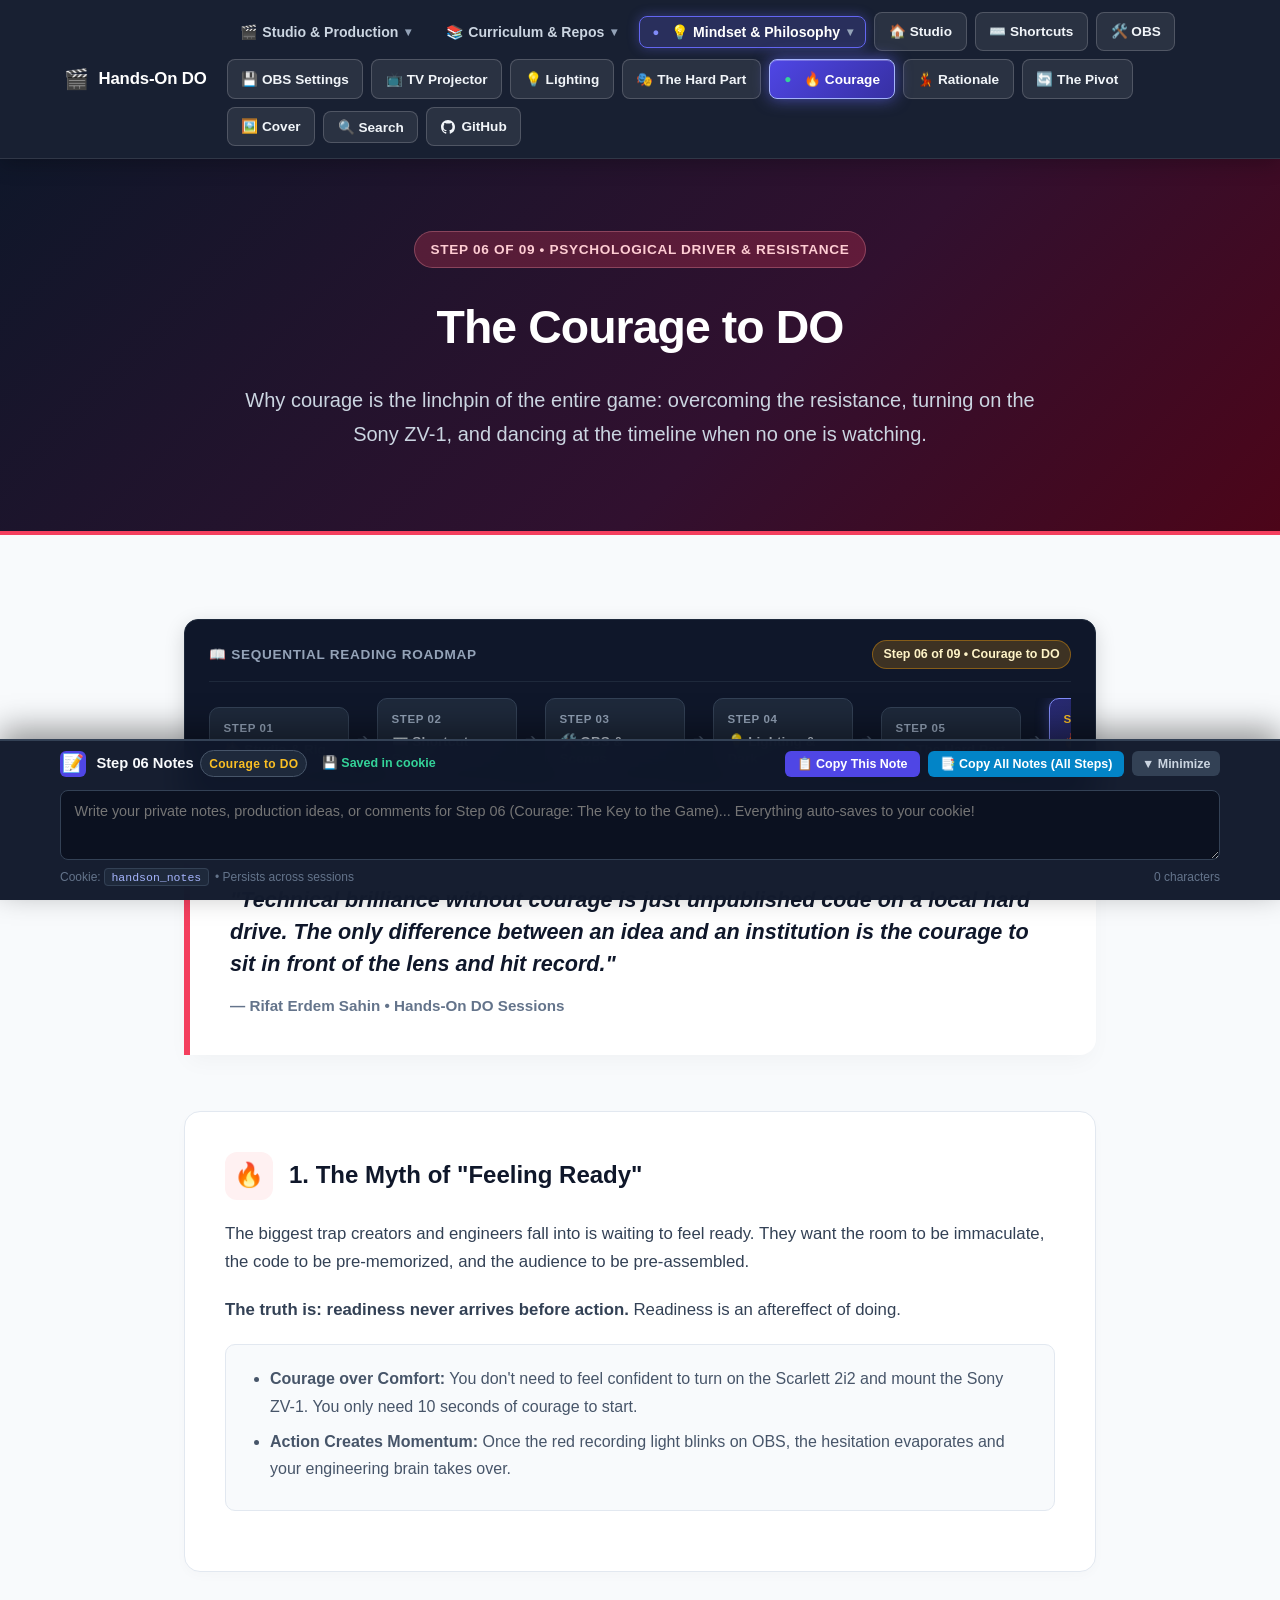
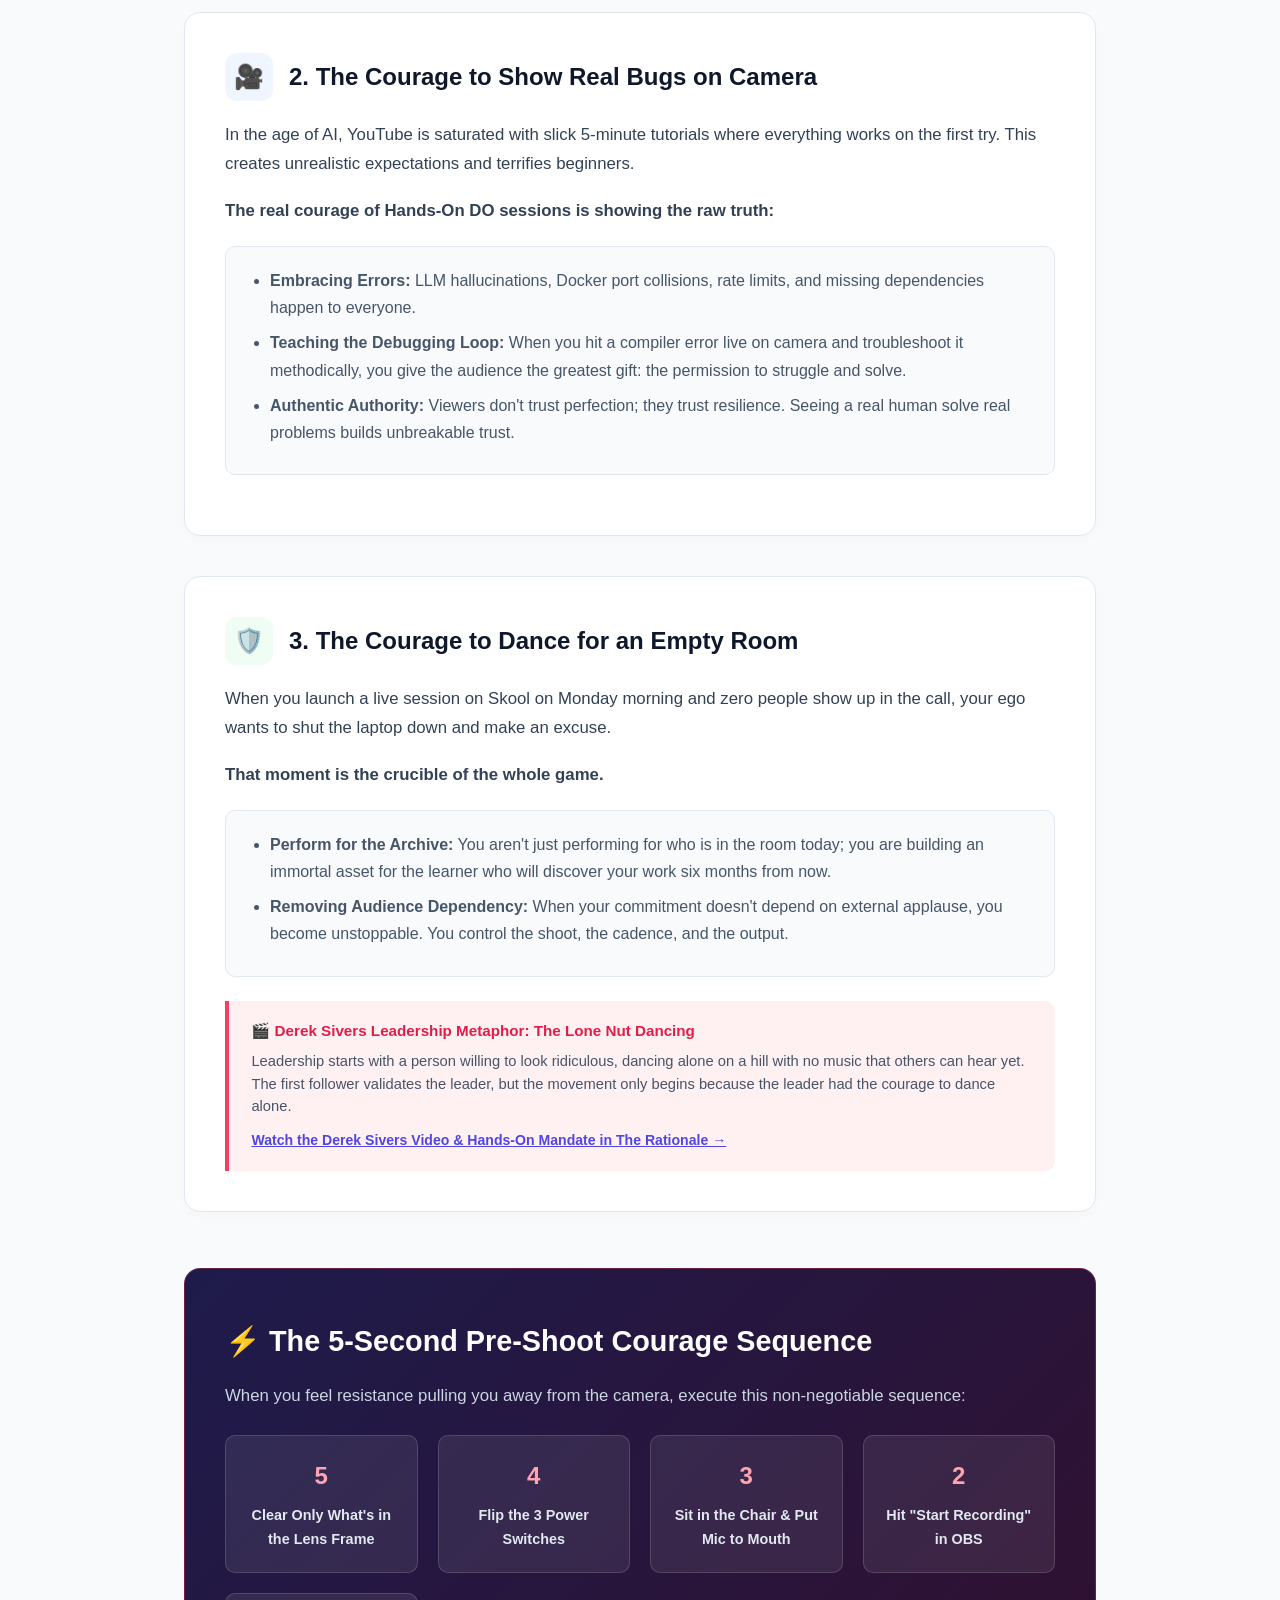
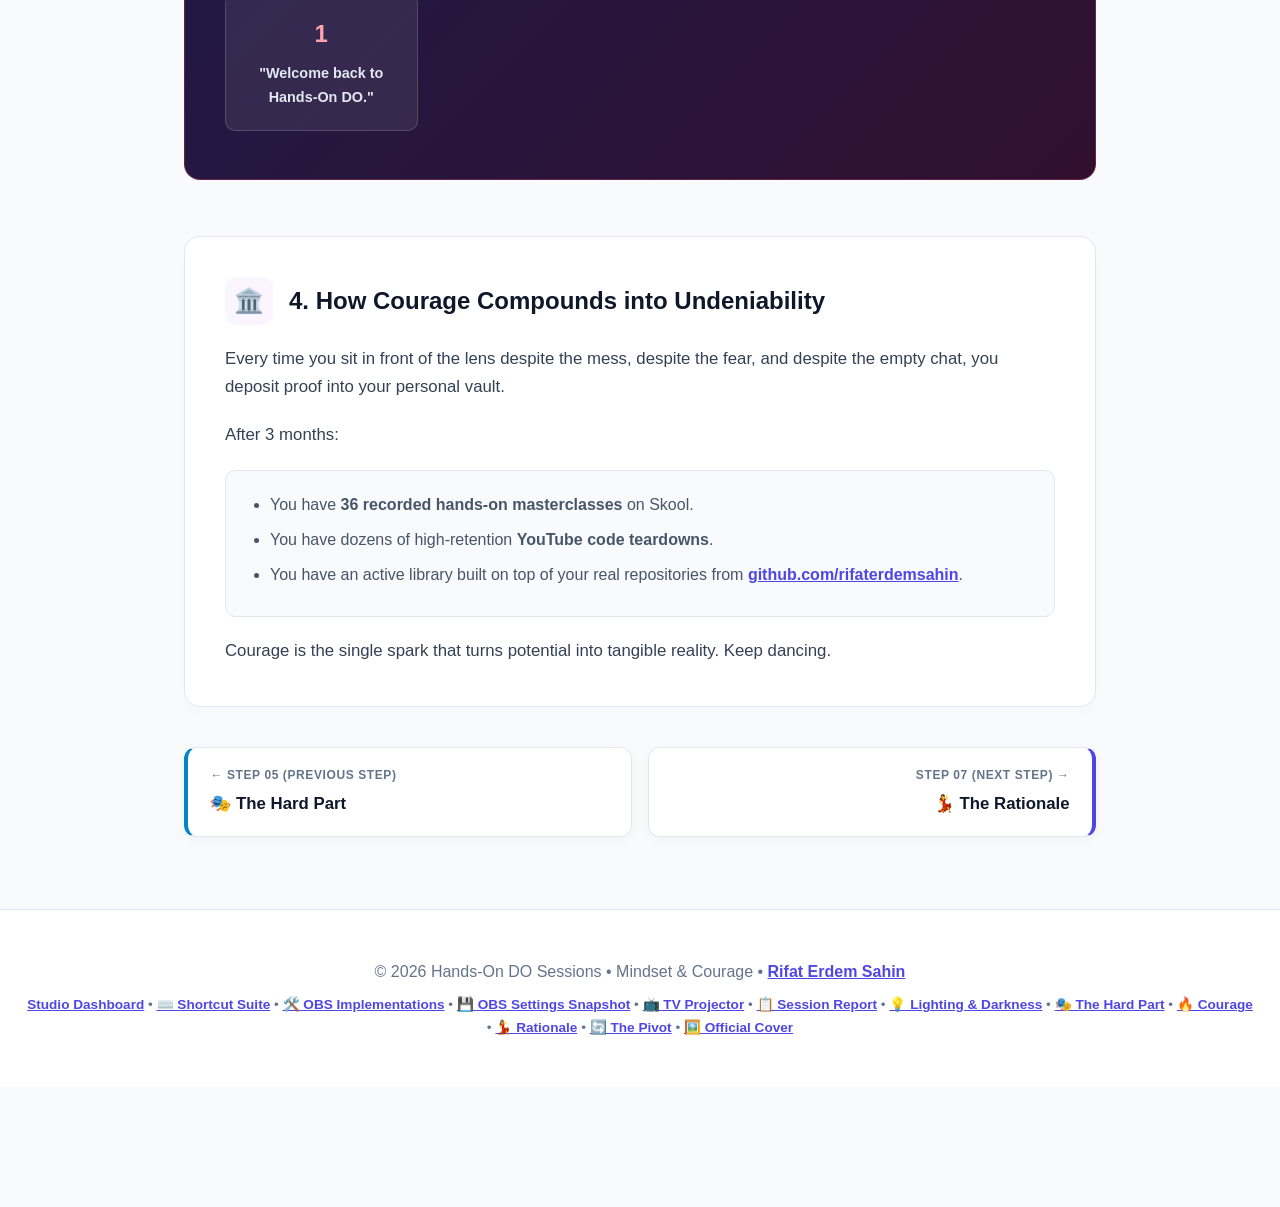
<file: courage.html>
<!DOCTYPE html>
<html lang="en">
<head>
    <meta charset="UTF-8">
    <meta name="viewport" content="width=device-width, initial-scale=1.0">
    <title>The Courage to DO: Why Courage Is Key | Hands-On DO Sessions</title>
    <link rel="stylesheet" href="notes-bar.css">
    <link rel="stylesheet" href="site-search.css">
    <style>
        :root {
            --primary: #4F46E5;
            --primary-hover: #4338CA;
            --primary-light: #EEF2FF;
            --secondary: #0284c7;
            --accent: #f43f5e;
            --accent-hover: #e11d48;
            --success: #10B981;
            --warning: #F59E0B;
            --dark: #0f172a;
            --dark-surface: #1e293b;
            --light: #f8fafc;
            --card-bg: #ffffff;
            --border: #e2e8f0;
            --gray: #64748b;
            --gray-light: #94a3b8;
        }

        * {
            margin: 0;
            padding: 0;
            box-sizing: border-box;
            font-family: -apple-system, BlinkMacSystemFont, "Segoe UI", Roboto, Oxygen, Ubuntu, Cantarell, "Helvetica Neue", sans-serif;
        }

        body {
            background-color: var(--light);
            color: var(--dark);
            line-height: 1.7;
        }

        /* Shared Sticky Top Menu */
        .shared-nav {
            position: sticky;
            top: 0;
            z-index: 1000;
            background: rgba(15, 23, 42, 0.96);
            backdrop-filter: blur(12px);
            -webkit-backdrop-filter: blur(12px);
            border-bottom: 1px solid rgba(255, 255, 255, 0.1);
            box-shadow: 0 4px 20px rgba(0, 0, 0, 0.25);
        }

        .nav-container {
            max-width: 1200px;
            margin: 0 auto;
            padding: 0.75rem 1.5rem;
            display: flex;
            align-items: center;
            justify-content: space-between;
            gap: 1.25rem;
        }

        .nav-brand {
            display: flex;
            align-items: center;
            gap: 0.6rem;
            color: white;
            text-decoration: none;
            font-weight: 800;
            font-size: 1.05rem;
            letter-spacing: -0.01em;
            white-space: nowrap;
        }

        .nav-brand:hover {
            color: #c7d2fe;
        }

        .nav-icon {
            font-size: 1.25rem;
        }

        .nav-groups {
            display: flex;
            align-items: center;
            gap: 0.5rem;
            flex-wrap: wrap;
        }

        .nav-dropdown {
            position: relative;
        }

        .nav-drop-btn {
            background: transparent;
            border: 1px solid transparent;
            color: #cbd5e1;
            font-size: 0.88rem;
            font-weight: 600;
            padding: 0.45rem 0.8rem;
            border-radius: 8px;
            cursor: pointer;
            display: inline-flex;
            align-items: center;
            gap: 0.4rem;
            transition: all 0.2s ease;
        }

        .nav-drop-btn:hover, .nav-dropdown:focus-within .nav-drop-btn {
            color: #ffffff;
            background: rgba(255, 255, 255, 0.08);
            border-color: rgba(255, 255, 255, 0.15);
        }

        .drop-arrow {
            font-size: 0.75rem;
            color: #94a3b8;
            transition: transform 0.2s ease;
        }

        .nav-dropdown:hover .drop-arrow {
            transform: rotate(180deg);
        }

        .dropdown-menu {
            position: absolute;
            top: 100%;
            left: 0;
            background: #1e293b;
            border: 1px solid #334155;
            border-radius: 10px;
            padding: 0.5rem;
            min-width: 240px;
            box-shadow: 0 15px 30px rgba(0,0,0,0.3);
            display: none;
            flex-direction: column;
            gap: 0.25rem;
            z-index: 1001;
            margin-top: 0.35rem;
        }

        .nav-dropdown:hover .dropdown-menu,
        .nav-dropdown:focus-within .dropdown-menu {
            display: flex;
        }

        .dropdown-item {
            color: #cbd5e1;
            text-decoration: none;
            font-size: 0.85rem;
            font-weight: 500;
            padding: 0.55rem 0.85rem;
            border-radius: 6px;
            transition: all 0.15s ease;
            display: flex;
            align-items: center;
            gap: 0.5rem;
            white-space: nowrap;
        }

        .dropdown-item:hover {
            color: #ffffff;
            background: rgba(79, 70, 229, 0.3);
        }

        .nav-pill-btn {
            text-decoration: none;
            font-size: 0.85rem;
            font-weight: 600;
            padding: 0.45rem 0.85rem;
            border-radius: 8px;
            display: inline-flex;
            align-items: center;
            gap: 0.4rem;
            transition: all 0.2s ease;
            white-space: nowrap;
        }

        .highlight-btn {
            background: var(--accent);
            color: white;
        }

        .highlight-btn:hover {
            background: var(--accent-hover);
            transform: translateY(-1px);
        }

        .gh-btn {
            background: rgba(255, 255, 255, 0.08);
            border: 1px solid rgba(255, 255, 255, 0.18);
            color: #f1f5f9;
        }

        .gh-btn:hover {
            background: rgba(255, 255, 255, 0.2);
            color: white;
        }

        /* Hero */
        header {
            background: linear-gradient(135deg, #0f172a 0%, #31102f 60%, #4c0519 100%);
            color: white;
            padding: 4.5rem 2rem 3.5rem;
            text-align: center;
            border-bottom: 4px solid var(--accent);
        }

        .header-badge {
            display: inline-flex;
            align-items: center;
            gap: 0.5rem;
            background: rgba(244, 63, 94, 0.25);
            border: 1px solid rgba(253, 164, 175, 0.3);
            color: #fecdd3;
            padding: 0.35rem 1rem;
            border-radius: 9999px;
            font-size: 0.85rem;
            font-weight: 600;
            letter-spacing: 0.05em;
            text-transform: uppercase;
            margin-bottom: 1.25rem;
        }

        header h1 {
            font-size: 2.9rem;
            font-weight: 800;
            letter-spacing: -0.02em;
            margin-bottom: 1rem;
        }

        header p {
            color: #cbd5e1;
            font-size: 1.25rem;
            max-width: 820px;
            margin: 0 auto 1.5rem;
        }

        .container {
            max-width: 960px;
            margin: 0 auto;
            padding: 3.5rem 1.5rem;
        }

        .hero-quote {
            background: #ffffff;
            border-left: 6px solid var(--accent);
            padding: 2.25rem 2.5rem;
            border-radius: 0 16px 16px 0;
            box-shadow: 0 10px 25px -5px rgba(0, 0, 0, 0.04);
            margin-bottom: 3.5rem;
        }

        .hero-quote blockquote {
            font-size: 1.35rem;
            font-weight: 600;
            color: var(--dark);
            font-style: italic;
            margin-bottom: 0.75rem;
            line-height: 1.5;
        }

        .hero-quote cite {
            display: block;
            color: var(--gray);
            font-size: 0.95rem;
            font-style: normal;
            font-weight: 600;
        }

        .courage-card {
            background: #ffffff;
            border: 1px solid var(--border);
            border-radius: 16px;
            padding: 2.5rem;
            margin-bottom: 2.5rem;
            box-shadow: 0 4px 12px rgba(0, 0, 0, 0.02);
            transition: transform 0.2s ease;
        }

        .courage-card:hover {
            transform: translateY(-2px);
            box-shadow: 0 10px 24px rgba(0, 0, 0, 0.05);
        }

        .card-header {
            display: flex;
            align-items: center;
            gap: 1rem;
            margin-bottom: 1.25rem;
        }

        .icon-box {
            width: 48px;
            height: 48px;
            border-radius: 12px;
            display: flex;
            align-items: center;
            justify-content: center;
            font-size: 1.5rem;
        }

        .icon-flame { background: #fff1f2; color: #f43f5e; }
        .icon-camera { background: #eff6ff; color: #3b82f6; }
        .icon-shield { background: #f0fdf4; color: #16a34a; }
        .icon-vault { background: #faf5ff; color: #9333ea; }

        .card-header h2 {
            font-size: 1.5rem;
            font-weight: 700;
            color: var(--dark);
        }

        .courage-card p {
            font-size: 1.05rem;
            color: #334155;
            margin-bottom: 1.2rem;
        }

        .courage-card p:last-child {
            margin-bottom: 0;
        }

        .highlight-box {
            background: #f8fafc;
            border: 1px solid #e2e8f0;
            border-radius: 10px;
            padding: 1.25rem 1.5rem;
            margin: 1.25rem 0;
        }

        .highlight-box ul {
            padding-left: 1.25rem;
            color: #475569;
        }

        .highlight-box li {
            margin-bottom: 0.5rem;
        }

        /* 5-Second Courage Rule */
        .rule-box {
            background: linear-gradient(135deg, #1e1b4b 0%, #31102f 100%);
            color: white;
            padding: 3rem 2.5rem;
            border-radius: 16px;
            margin: 3.5rem 0;
            border: 1px solid rgba(244, 63, 94, 0.3);
        }

        .rule-box h2 {
            font-size: 1.8rem;
            margin-bottom: 1rem;
            color: #ffffff;
        }

        .rule-box p {
            color: #cbd5e1;
            font-size: 1.05rem;
            margin-bottom: 1.5rem;
        }

        .steps-row {
            display: grid;
            grid-template-columns: repeat(auto-fit, minmax(180px, 1fr));
            gap: 1.25rem;
            margin-top: 1.5rem;
        }

        .step-pill {
            background: rgba(255, 255, 255, 0.08);
            border: 1px solid rgba(255, 255, 255, 0.15);
            padding: 1.25rem;
            border-radius: 10px;
            text-align: center;
        }

        .step-num {
            font-size: 1.5rem;
            font-weight: 800;
            color: #fda4af;
            margin-bottom: 0.4rem;
        }

        .step-text {
            font-size: 0.9rem;
            color: #e2e8f0;
            font-weight: 600;
        }

        footer {
            text-align: center;
            padding: 3rem 1.5rem;
            color: var(--gray);
            border-top: 1px solid var(--border);
            background: #ffffff;
        }

        @media (max-width: 900px) {
            .nav-container {
                flex-direction: column;
                align-items: stretch;
                gap: 0.6rem;
            }
            .nav-groups {
                justify-content: flex-start;
            }
            header h1 {
                font-size: 2.1rem;
            }
        }
    </style>
</head>
<body>

    <!-- Logically Grouped Shared Sticky Top Menu -->
    <nav class="shared-nav">
        <div class="nav-container">
            <a href="index.html" class="nav-brand">
                <span class="nav-icon">🎬</span>
                <span class="nav-title">Hands-On DO</span>
            </a>
            <div class="nav-groups">
                <!-- Group 1: Studio & Production -->
                <div class="nav-dropdown">
                    <button class="nav-drop-btn">
                        <span>🎬 Studio &amp; Production</span>
                        <span class="drop-arrow">▾</span>
                    </button>
                    <div class="dropdown-menu">
                        <a href="index.html" class="dropdown-item">🏠 Studio Dashboard</a>
                        <a href="shortcuts.html" class="dropdown-item">⌨️ Complete Shortcut Suite</a>
                        <a href="obs-implementations.html" class="dropdown-item">🛠️ OBS Implementations &amp; Scenes</a>
                        <a href="obs-settings.html" class="dropdown-item">💾 OBS Settings Snapshot</a>
                        <a href="tv-projector.html" class="dropdown-item">📺 TV Projector Automation</a>
                        <a href="session-report.html" class="dropdown-item">📋 Session Report</a>
                        <a href="lighting.html" class="dropdown-item">💡 A-Roll Lighting &amp; Darkness</a>
                        <a href="cover.html" class="dropdown-item">🖼️ Official Cover (1460x752)</a>
                        <a href="index.html#confidence-monitor" class="dropdown-item">🖥️ TV Confidence Monitor</a>
                        <a href="index.html#footage-setup" class="dropdown-item">🎥 Background &amp; Footage Setup</a>
                        <a href="index.html#checklist" class="dropdown-item">📋 5-Stage Pre-Shoot Checklist</a>
                        <a href="index.html#assistant" class="dropdown-item">🤖 Production Assistant Guide</a>
                    </div>
                </div>

                <!-- Group 2: Curriculum & Repos -->
                <div class="nav-dropdown">
                    <button class="nav-drop-btn">
                        <span>📚 Curriculum &amp; Repos</span>
                        <span class="drop-arrow">▾</span>
                    </button>
                    <div class="dropdown-menu">
                        <a href="index.html#thought-process" class="dropdown-item">🧠 The Age of AI Thought Process</a>
                        <a href="index.html#repos" class="dropdown-item">📦 Featured GitHub Repos</a>
                        <a href="index.html#schedule" class="dropdown-item">📅 3-Day Shoot Cadence</a>
                        <a href="index.html#curriculum" class="dropdown-item">📚 Modular Curriculum Blueprint</a>
                        <a href="index.html#pipeline" class="dropdown-item">🚀 Skool + YouTube Pipeline</a>
                    </div>
                </div>

                <!-- Group 3: Mindset & Philosophy -->
                <div class="nav-dropdown">
                    <button class="nav-drop-btn">
                        <span>💡 Mindset &amp; Philosophy</span>
                        <span class="drop-arrow">▾</span>
                    </button>
                    <div class="dropdown-menu">
                        <a href="rationale.html" class="dropdown-item">💃 The "Keep Dancing" Rationale</a>
                        <a href="hard-part.html" class="dropdown-item">🎭 The Hard Part: Be Yourself</a>
                        <a href="courage.html" class="dropdown-item nav-item-active">🔥 Courage: The Key to the Game</a>
                        <a href="pivot.html" class="dropdown-item">🔄 The 1-on-1 Pivot</a>
                    </div>
                </div>

                <!-- Standalone Action Buttons (All 9 Steps + Search + GitHub) -->
                <a href="index.html" class="nav-pill-btn gh-btn">🏠 Studio</a>
                <a href="shortcuts.html" class="nav-pill-btn gh-btn">⌨️ Shortcuts</a>
                <a href="obs-implementations.html" class="nav-pill-btn gh-btn">🛠️ OBS</a>
                <a href="obs-settings.html" class="nav-pill-btn gh-btn">💾 OBS Settings</a>
                <a href="tv-projector.html" class="nav-pill-btn gh-btn">📺 TV Projector</a>
                <a href="lighting.html" class="nav-pill-btn gh-btn">💡 Lighting</a>
                <a href="hard-part.html" class="nav-pill-btn gh-btn">🎭 The Hard Part</a>
                <a href="courage.html" class="nav-pill-btn gh-btn nav-item-active">🔥 Courage</a>
                <a href="rationale.html" class="nav-pill-btn gh-btn">💃 Rationale</a>
                <a href="pivot.html" class="nav-pill-btn gh-btn">🔄 The Pivot</a>
                <a href="cover.html" class="nav-pill-btn gh-btn">🖼️ Cover</a>
                <button type="button" id="site-search-trigger" class="nav-pill-btn gh-btn" aria-label="Search all site content">🔍 Search</button>
                <a href="https://github.com/rifaterdemsahin" target="_blank" class="nav-pill-btn gh-btn">
                    <svg width="14" height="14" viewBox="0 0 16 16" fill="currentColor"><path d="M8 0C3.58 0 0 3.58 0 8c0 3.54 2.29 6.53 5.47 7.59.4.07.55-.17.55-.38 0-.19-.01-.82-.01-1.49-2.01.37-2.53-.49-2.69-.94-.09-.23-.48-.94-.82-1.13-.28-.15-.68-.52-.01-.53.63-.01 1.08.58 1.23.82.72 1.21 1.87.87 2.33.66.07-.52.28-.87.51-1.07-1.78-.2-3.64-.89-3.64-3.95 0-.87.31-1.59.82-2.15-.08-.2-.36-1.02.08-2.12 0 0 .67-.21 2.2.82.64-.18 1.32-.27 2-.27.68 0 1.36.09 2 .27 1.53-1.04 2.2-.82 2.2-.82.44 1.1.16 1.92.08 2.12.51.56.82 1.27.82 2.15 0 3.07-1.87 3.75-3.65 3.95.29.25.54.73.54 1.48 0 1.07-.01 1.93-.01 2.2 0 .21.15.46.55.38A8.013 8.013 0 0016 8c0-4.42-3.58-8-8-8z"/></svg>
                    GitHub
                </a>
            </div>
        </div>
    </nav>

    <header>
        <div class="header-badge">Step 06 of 09 • Psychological Driver &amp; Resistance</div>
        <h1>The Courage to DO</h1>
        <p>Why courage is the linchpin of the entire game: overcoming the resistance, turning on the Sony ZV-1, and dancing at the timeline when no one is watching.</p>
    </header>

    <div class="container">

        <!-- Sequential Reading Stepper Banner -->
        <div class="reading-stepper-wrap">
            <div class="stepper-header">
                <div class="stepper-heading">
                    <span>📖 Sequential Reading Roadmap</span>
                </div>
                <span class="stepper-current-badge">Step 06 of 09 • Courage to DO</span>
            </div>
            <div class="stepper-timeline">
                <a href="index.html" class="step-card">
                    <span class="step-card-num">Step 01</span>
                    <span class="step-card-title">🏠 Studio &amp; Rig</span>
                </a>
                <span class="step-arrow-divider">➔</span>
                <a href="shortcuts.html" class="step-card">
                    <span class="step-card-num">Step 02</span>
                    <span class="step-card-title">⌨️ Shortcut Suite</span>
                </a>
                <span class="step-arrow-divider">➔</span>
                <a href="obs-implementations.html" class="step-card">
                    <span class="step-card-num">Step 03</span>
                    <span class="step-card-title">🛠️ OBS & Scenes</span>
                </a>
                <span class="step-arrow-divider">➔</span>
                <a href="lighting.html" class="step-card">
                    <span class="step-card-num">Step 04</span>
                    <span class="step-card-title">💡 Lighting &amp; Dark</span>
                </a>
                <span class="step-arrow-divider">➔</span>
                <a href="hard-part.html" class="step-card">
                    <span class="step-card-num">Step 05</span>
                    <span class="step-card-title">🎭 The Hard Part</span>
                </a>
                <span class="step-arrow-divider">➔</span>
                <a href="courage.html" class="step-card active">
                    <span class="step-card-num">Step 06 (Active)</span>
                    <span class="step-card-title">🔥 Courage to DO</span>
                </a>
                <span class="step-arrow-divider">➔</span>
                <a href="rationale.html" class="step-card">
                    <span class="step-card-num">Step 07</span>
                    <span class="step-card-title">💃 The Rationale</span>
                </a>
                <span class="step-arrow-divider">➔</span>
                <a href="pivot.html" class="step-card">
                    <span class="step-card-num">Step 08</span>
                    <span class="step-card-title">🔄 The Pivot</span>
                </a>
                <span class="step-arrow-divider">➔</span>
                <a href="cover.html" class="step-card">
                    <span class="step-card-num">Step 09</span>
                    <span class="step-card-title">🖼️ Official Cover</span>
                </a>
            </div>
        </div>

        <!-- Core Quote -->
        <div class="hero-quote">
            <blockquote>
                "Technical brilliance without courage is just unpublished code on a local hard drive. The only difference between an idea and an institution is the courage to sit in front of the lens and hit record."
            </blockquote>
            <cite>— Rifat Erdem Sahin &bull; Hands-On DO Sessions</cite>
        </div>

        <!-- Section 1: The Myth of Readiness -->
        <div class="courage-card" id="myth-of-readiness">
            <div class="card-header">
                <div class="icon-box icon-flame">🔥</div>
                <h2>1. The Myth of "Feeling Ready"</h2>
            </div>
            <p>
                The biggest trap creators and engineers fall into is waiting to feel ready. They want the room to be immaculate, the code to be pre-memorized, and the audience to be pre-assembled.
            </p>
            <p>
                <strong>The truth is: readiness never arrives before action.</strong> Readiness is an aftereffect of doing.
            </p>
            <div class="highlight-box">
                <ul>
                    <li><strong>Courage over Comfort:</strong> You don't need to feel confident to turn on the Scarlett 2i2 and mount the Sony ZV-1. You only need 10 seconds of courage to start.</li>
                    <li><strong>Action Creates Momentum:</strong> Once the red recording light blinks on OBS, the hesitation evaporates and your engineering brain takes over.</li>
                </ul>
            </div>
        </div>

        <!-- Section 2: Courage to Show the Real Struggle -->
        <div class="courage-card" id="real-bugs">
            <div class="card-header">
                <div class="icon-box icon-camera">🎥</div>
                <h2>2. The Courage to Show Real Bugs on Camera</h2>
            </div>
            <p>
                In the age of AI, YouTube is saturated with slick 5-minute tutorials where everything works on the first try. This creates unrealistic expectations and terrifies beginners.
            </p>
            <p>
                <strong>The real courage of Hands-On DO sessions is showing the raw truth:</strong>
            </p>
            <div class="highlight-box">
                <ul>
                    <li><strong>Embracing Errors:</strong> LLM hallucinations, Docker port collisions, rate limits, and missing dependencies happen to everyone.</li>
                    <li><strong>Teaching the Debugging Loop:</strong> When you hit a compiler error live on camera and troubleshoot it methodically, you give the audience the greatest gift: the permission to struggle and solve.</li>
                    <li><strong>Authentic Authority:</strong> Viewers don't trust perfection; they trust resilience. Seeing a real human solve real problems builds unbreakable trust.</li>
                </ul>
            </div>
        </div>

        <!-- Section 3: Dancing in an Empty Room -->
        <div class="courage-card" id="empty-room">
            <div class="card-header">
                <div class="icon-box icon-shield">🛡️</div>
                <h2>3. The Courage to Dance for an Empty Room</h2>
            </div>
            <p>
                When you launch a live session on Skool on Monday morning and zero people show up in the call, your ego wants to shut the laptop down and make an excuse.
            </p>
            <p>
                <strong>That moment is the crucible of the whole game.</strong>
            </p>
            <div class="highlight-box">
                <ul>
                    <li><strong>Perform for the Archive:</strong> You aren't just performing for who is in the room today; you are building an immortal asset for the learner who will discover your work six months from now.</li>
                    <li><strong>Removing Audience Dependency:</strong> When your commitment doesn't depend on external applause, you become unstoppable. You control the shoot, the cadence, and the output.</li>
                </ul>
            </div>

            <div style="background: rgba(244, 63, 94, 0.08); border-left: 4px solid #f43f5e; padding: 1.1rem 1.4rem; border-radius: 0 10px 10px 0; margin-top: 1.5rem;">
                <p style="margin-bottom: 0.4rem; font-weight: 700; color: #e11d48; font-size: 0.95rem;">🎬 Derek Sivers Leadership Metaphor: The Lone Nut Dancing</p>
                <p style="font-size: 0.92rem; color: #475569; margin-bottom: 0.6rem; line-height: 1.5;">
                    Leadership starts with a person willing to look ridiculous, dancing alone on a hill with no music that others can hear yet. The first follower validates the leader, but the movement only begins because the leader had the courage to dance alone.
                </p>
                <a href="rationale.html#dancing-leader" style="font-size: 0.88rem; font-weight: 700; color: var(--primary); text-decoration: underline;">
                    Watch the Derek Sivers Video &amp; Hands-On Mandate in The Rationale &rarr;
                </a>
            </div>
        </div>

        <!-- The 5-Second Rule Box -->
        <div class="rule-box" id="courage-sequence">
            <h2>⚡ The 5-Second Pre-Shoot Courage Sequence</h2>
            <p>When you feel resistance pulling you away from the camera, execute this non-negotiable sequence:</p>
            <div class="steps-row">
                <div class="step-pill">
                    <div class="step-num">5</div>
                    <div class="step-text">Clear Only What's in the Lens Frame</div>
                </div>
                <div class="step-pill">
                    <div class="step-num">4</div>
                    <div class="step-text">Flip the 3 Power Switches</div>
                </div>
                <div class="step-pill">
                    <div class="step-num">3</div>
                    <div class="step-text">Sit in the Chair &amp; Put Mic to Mouth</div>
                </div>
                <div class="step-pill">
                    <div class="step-num">2</div>
                    <div class="step-text">Hit "Start Recording" in OBS</div>
                </div>
                <div class="step-pill">
                    <div class="step-num">1</div>
                    <div class="step-text">"Welcome back to Hands-On DO."</div>
                </div>
            </div>
        </div>

        <!-- Section 4: Courage Compounds -->
        <div class="courage-card" id="compounding">
            <div class="card-header">
                <div class="icon-box icon-vault">🏛️</div>
                <h2>4. How Courage Compounds into Undeniability</h2>
            </div>
            <p>
                Every time you sit in front of the lens despite the mess, despite the fear, and despite the empty chat, you deposit proof into your personal vault.
            </p>
            <p>
                After 3 months:
            </p>
            <div class="highlight-box">
                <ul>
                    <li>You have <strong>36 recorded hands-on masterclasses</strong> on Skool.</li>
                    <li>You have dozens of high-retention <strong>YouTube code teardowns</strong>.</li>
                    <li>You have an active library built on top of your real repositories from <a href="https://github.com/rifaterdemsahin" target="_blank" style="color: var(--primary); font-weight: 600;">github.com/rifaterdemsahin</a>.</li>
                </ul>
            </div>
            <p>
                Courage is the single spark that turns potential into tangible reality. Keep dancing.
            </p>
        </div>

        <!-- Sequential Step Jump Controls -->
        <div class="step-nav-bar">
            <a href="hard-part.html" class="step-nav-btn prev-step">
                <span class="step-nav-hint">← Step 05 (Previous Step)</span>
                <span class="step-nav-label">🎭 The Hard Part</span>
            </a>
            <a href="rationale.html" class="step-nav-btn next-step">
                <span class="step-nav-hint">Step 07 (Next Step) →</span>
                <span class="step-nav-label">💃 The Rationale</span>
            </a>
        </div>

    </div>

    <footer>
        <p>&copy; 2026 Hands-On DO Sessions &bull; Mindset &amp; Courage &bull; <a href="https://github.com/rifaterdemsahin" target="_blank" style="color: var(--primary); font-weight: 600;">Rifat Erdem Sahin</a></p>
        <p style="margin-top: 0.5rem; font-size: 0.85rem;">
            <a href="index.html" style="color: var(--primary); font-weight: 600;">Studio Dashboard</a> &bull;
            <a href="shortcuts.html" style="color: var(--primary); font-weight: 600;">⌨️ Shortcut Suite</a> &bull;
            <a href="obs-implementations.html" style="color: var(--primary); font-weight: 600;">🛠️ OBS Implementations</a> &bull;
            <a href="obs-settings.html" style="color: var(--primary); font-weight: 600;">💾 OBS Settings Snapshot</a> &bull;
            <a href="tv-projector.html" style="color: var(--primary); font-weight: 600;">📺 TV Projector</a> &bull;
            <a href="session-report.html" style="color: var(--primary); font-weight: 600;">📋 Session Report</a> &bull;
            <a href="lighting.html" style="color: var(--primary); font-weight: 600;">💡 Lighting &amp; Darkness</a> &bull;
            <a href="hard-part.html" style="color: var(--primary); font-weight: 600;">🎭 The Hard Part</a> &bull;
            <a href="courage.html" style="color: var(--primary); font-weight: 600;">🔥 Courage</a> &bull;
            <a href="rationale.html" style="color: var(--primary); font-weight: 600;">💃 Rationale</a> &bull;
            <a href="pivot.html" style="color: var(--primary); font-weight: 600;">🔄 The Pivot</a> &bull;
            <a href="cover.html" style="color: var(--primary); font-weight: 600;">🖼️ Official Cover</a>
        </p>
    </footer>

    <script src="notes-bar.js" defer></script>
    <script src="site-search.js" defer></script>
</body>
</html>
</file>
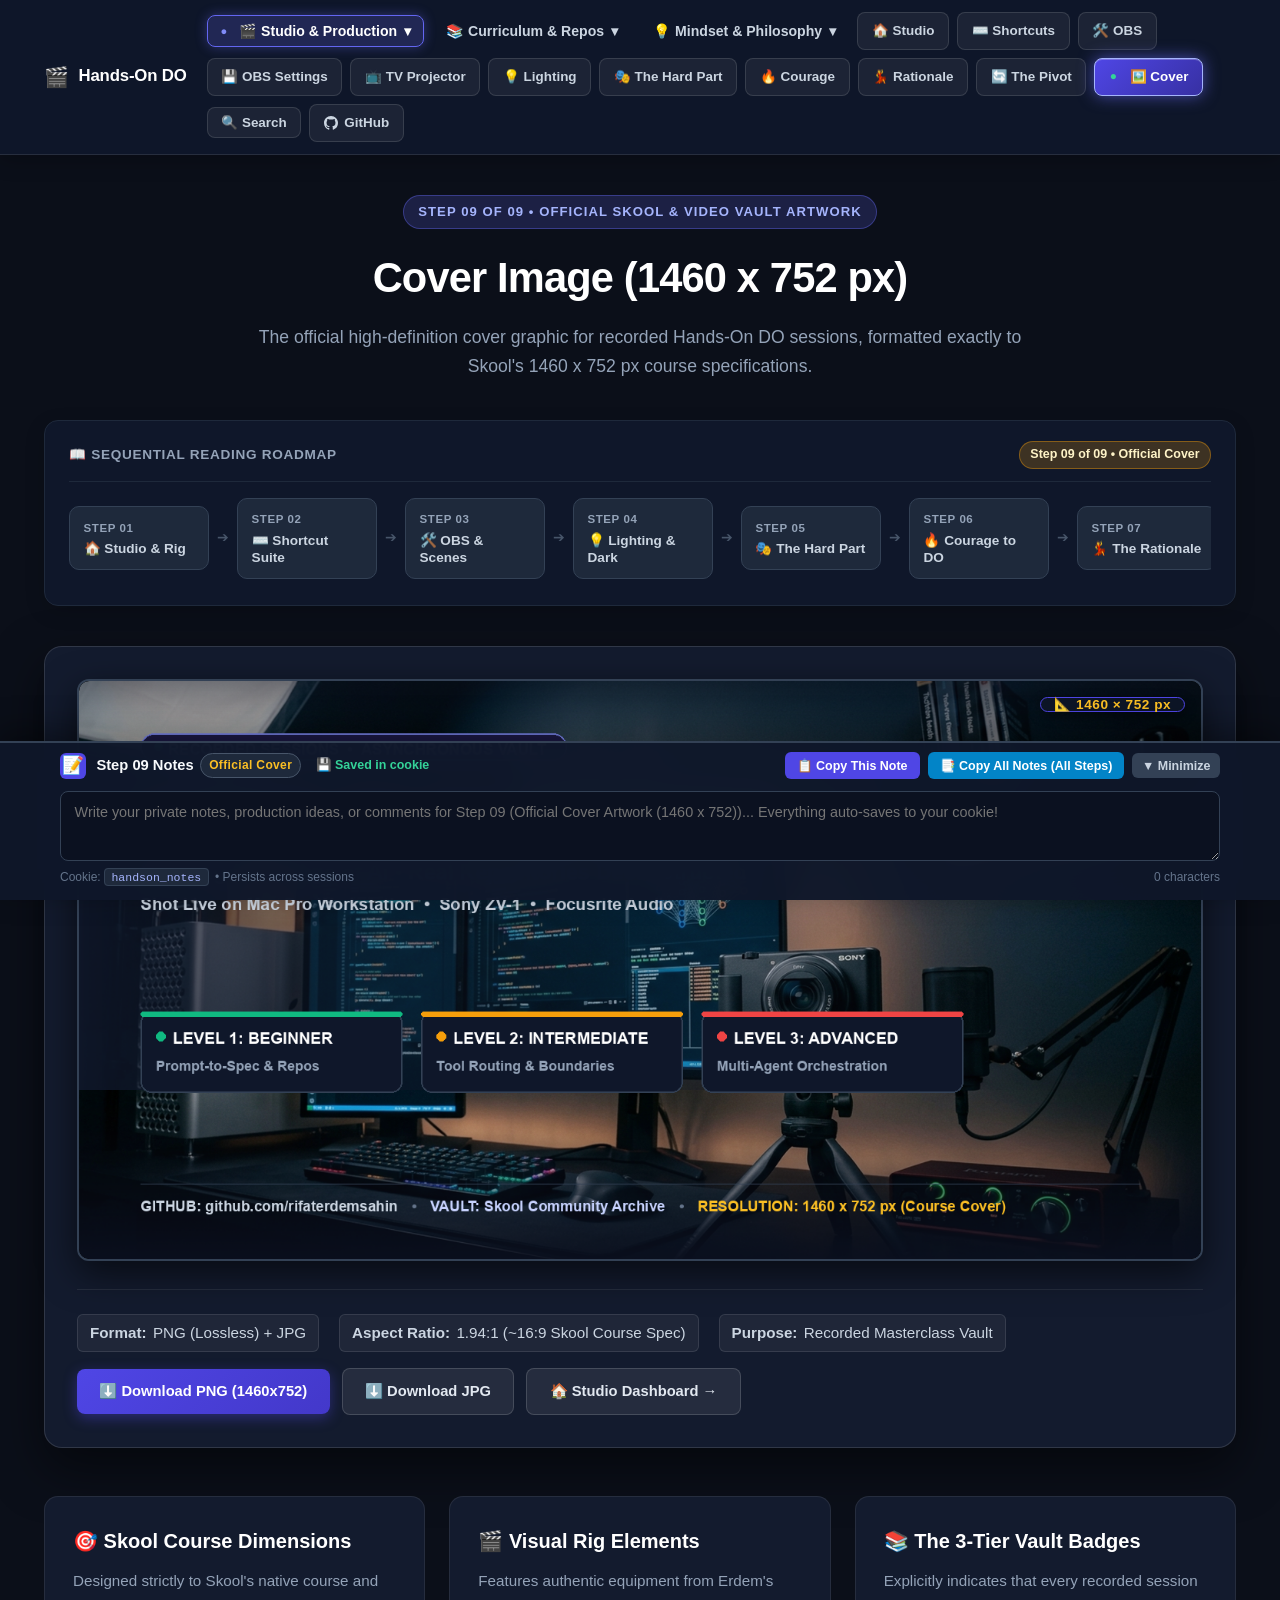
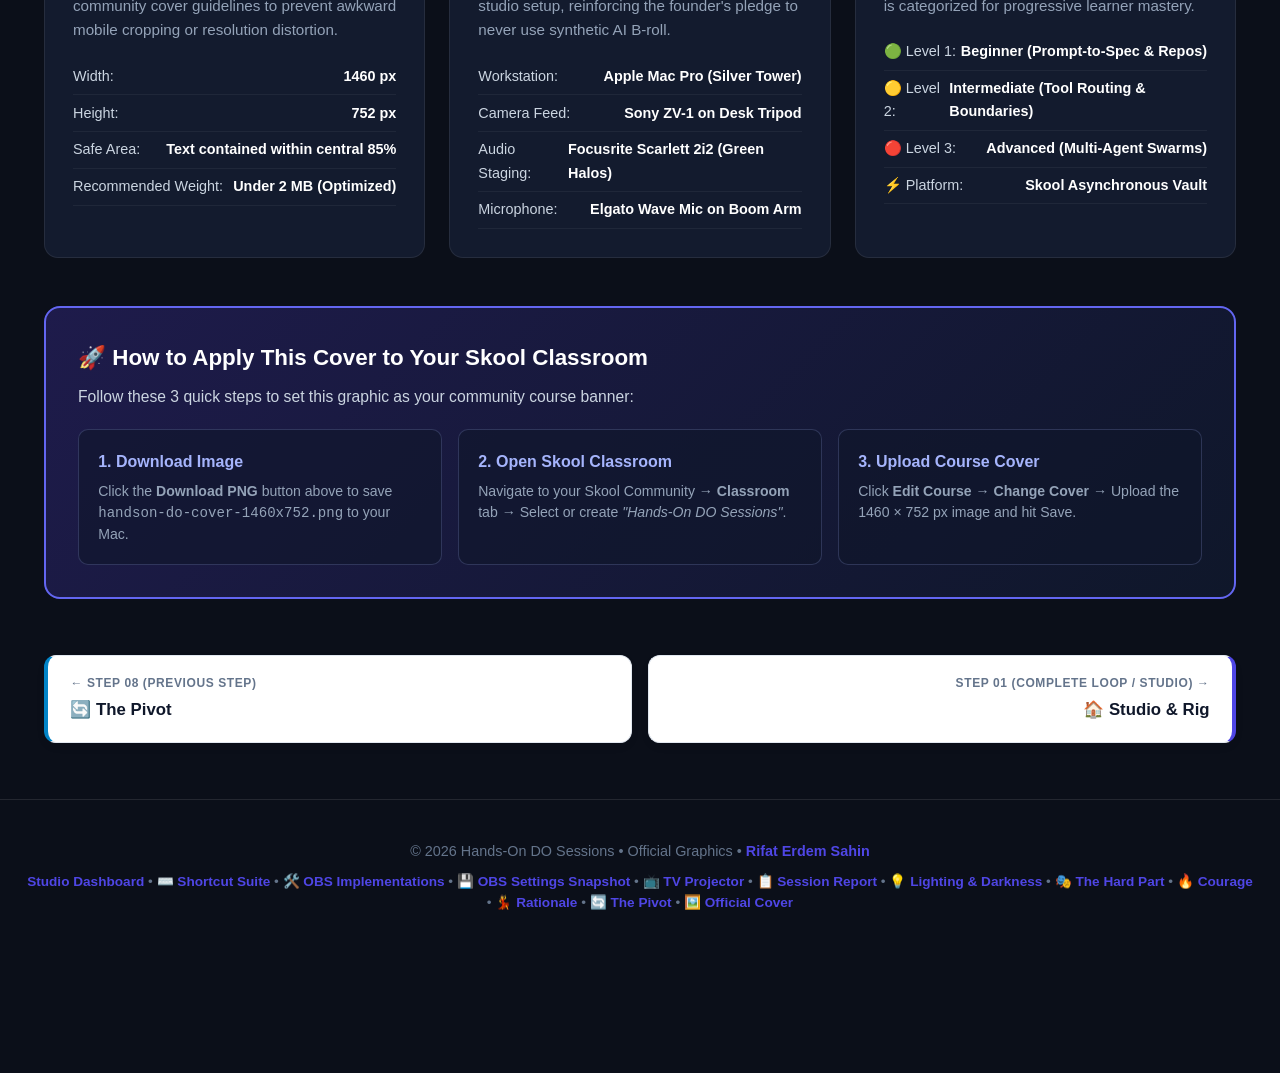
<file: cover.html>
<!DOCTYPE html>
<html lang="en">
<head>
    <meta charset="UTF-8">
    <meta name="viewport" content="width=device-width, initial-scale=1.0">
    <title>Official Cover Image (1460 x 752 px) • Hands-On DO Sessions</title>
    <link rel="stylesheet" href="notes-bar.css">
    <link rel="stylesheet" href="site-search.css">
    <style>
        :root {
            --primary: #4F46E5;
            --primary-dark: #3730A3;
            --accent: #F59E0B;
            --success: #10B981;
            --danger: #EF4444;
            --dark: #0F172A;
            --dark-surface: #1E293B;
            --gray-light: #F8FAFC;
            --gray-border: #E2E8F0;
            --text-dark: #0F172A;
            --text-muted: #64748B;
        }

        * {
            margin: 0;
            padding: 0;
            box-sizing: border-box;
        }

        body {
            font-family: -apple-system, BlinkMacSystemFont, "Segoe UI", Roboto, Oxygen, Ubuntu, Cantarell, "Helvetica Neue", sans-serif;
            background-color: #0b0f19;
            color: #f1f5f9;
            line-height: 1.6;
        }

        /* Shared Sticky Top Menu */
        .shared-nav {
            position: sticky;
            top: 0;
            z-index: 1000;
            background: rgba(15, 23, 42, 0.96);
            backdrop-filter: blur(12px);
            -webkit-backdrop-filter: blur(12px);
            border-bottom: 1px solid rgba(255, 255, 255, 0.1);
            box-shadow: 0 4px 20px rgba(0, 0, 0, 0.25);
        }

        .nav-container {
            max-width: 1240px;
            margin: 0 auto;
            padding: 0.75rem 1.5rem;
            display: flex;
            align-items: center;
            justify-content: space-between;
            gap: 1.25rem;
        }

        .nav-brand {
            display: flex;
            align-items: center;
            gap: 0.6rem;
            color: white;
            text-decoration: none;
            font-weight: 800;
            font-size: 1.05rem;
            letter-spacing: -0.01em;
            white-space: nowrap;
        }

        .nav-icon {
            font-size: 1.25rem;
        }

        .nav-groups {
            display: flex;
            align-items: center;
            gap: 0.5rem;
            flex-wrap: wrap;
        }

        .nav-dropdown {
            position: relative;
        }

        .nav-drop-btn {
            background: transparent;
            border: 1px solid transparent;
            color: #cbd5e1;
            font-size: 0.88rem;
            font-weight: 600;
            padding: 0.45rem 0.8rem;
            border-radius: 8px;
            cursor: pointer;
            display: inline-flex;
            align-items: center;
            gap: 0.4rem;
            transition: all 0.2s ease;
        }

        .nav-drop-btn:hover, .nav-dropdown:focus-within .nav-drop-btn {
            color: #ffffff;
            background: rgba(255, 255, 255, 0.08);
            border-color: rgba(255, 255, 255, 0.15);
        }

        .dropdown-menu {
            position: absolute;
            top: calc(100% + 0.5rem);
            left: 0;
            background: #1e293b;
            border: 1px solid rgba(255, 255, 255, 0.15);
            border-radius: 10px;
            min-width: 250px;
            padding: 0.5rem;
            box-shadow: 0 10px 25px rgba(0, 0, 0, 0.4);
            display: none;
            flex-direction: column;
            gap: 0.2rem;
            z-index: 1001;
        }

        .nav-dropdown:hover .dropdown-menu,
        .nav-dropdown:focus-within .dropdown-menu {
            display: flex;
        }

        .dropdown-item {
            color: #cbd5e1;
            text-decoration: none;
            padding: 0.55rem 0.85rem;
            font-size: 0.86rem;
            font-weight: 500;
            border-radius: 6px;
            transition: all 0.15s ease;
            display: block;
        }

        .dropdown-item:hover {
            color: #ffffff;
            background: rgba(255, 255, 255, 0.1);
        }

        .nav-pill-btn {
            font-size: 0.84rem;
            font-weight: 600;
            padding: 0.45rem 0.85rem;
            border-radius: 8px;
            text-decoration: none;
            display: inline-flex;
            align-items: center;
            gap: 0.4rem;
            transition: all 0.2s ease;
        }

        .gh-btn {
            background: rgba(255, 255, 255, 0.06);
            color: #cbd5e1;
            border: 1px solid rgba(255, 255, 255, 0.12);
        }

        .gh-btn:hover {
            background: rgba(255, 255, 255, 0.14);
            color: white;
        }

        /* Container & Header */
        .container {
            max-width: 1240px;
            margin: 0 auto;
            padding: 2.5rem 1.5rem;
        }

        header {
            text-align: center;
            margin-bottom: 2.5rem;
        }

        .header-badge {
            display: inline-block;
            background: rgba(99, 102, 241, 0.2);
            color: #a5b4fc;
            font-size: 0.82rem;
            font-weight: 700;
            text-transform: uppercase;
            letter-spacing: 0.08em;
            padding: 0.35rem 0.9rem;
            border-radius: 9999px;
            margin-bottom: 1rem;
            border: 1px solid rgba(99, 102, 241, 0.4);
        }

        header h1 {
            font-size: 2.6rem;
            font-weight: 800;
            letter-spacing: -0.02em;
            color: #ffffff;
            margin-bottom: 0.75rem;
        }

        header p {
            color: #94a3b8;
            font-size: 1.1rem;
            max-width: 780px;
            margin: 0 auto 1.5rem;
        }

        /* Showcase Card */
        .cover-showcase {
            background: #131b2e;
            border: 1px solid rgba(255, 255, 255, 0.12);
            border-radius: 18px;
            padding: 2rem;
            box-shadow: 0 20px 50px rgba(0, 0, 0, 0.5);
            margin-bottom: 3rem;
        }

        .cover-preview-wrapper {
            position: relative;
            border-radius: 12px;
            overflow: hidden;
            border: 2px solid #334155;
            box-shadow: 0 12px 36px rgba(0, 0, 0, 0.6);
            background: #000;
            line-height: 0;
        }

        .cover-preview-img {
            width: 100%;
            height: auto;
            display: block;
            border-radius: 10px;
        }

        .dimension-tag {
            position: absolute;
            top: 16px;
            right: 16px;
            background: rgba(15, 23, 42, 0.88);
            border: 1px solid #4f46e5;
            color: #fbbf24;
            padding: 0.4rem 0.8rem;
            border-radius: 8px;
            font-size: 0.85rem;
            font-weight: 800;
            letter-spacing: 0.04em;
            box-shadow: 0 4px 12px rgba(0, 0, 0, 0.4);
            backdrop-filter: blur(8px);
        }

        /* Action Toolbar */
        .toolbar {
            display: flex;
            align-items: center;
            justify-content: space-between;
            gap: 1rem;
            flex-wrap: wrap;
            margin-top: 1.75rem;
            padding-top: 1.5rem;
            border-top: 1px solid rgba(255, 255, 255, 0.08);
        }

        .toolbar-info {
            display: flex;
            align-items: center;
            gap: 1.25rem;
            flex-wrap: wrap;
            color: #cbd5e1;
            font-size: 0.95rem;
        }

        .info-pill {
            display: inline-flex;
            align-items: center;
            gap: 0.4rem;
            background: rgba(255, 255, 255, 0.05);
            padding: 0.35rem 0.75rem;
            border-radius: 6px;
            border: 1px solid rgba(255, 255, 255, 0.1);
        }

        .btn-group {
            display: flex;
            align-items: center;
            gap: 0.75rem;
            flex-wrap: wrap;
        }

        .action-btn {
            display: inline-flex;
            align-items: center;
            gap: 0.5rem;
            font-weight: 700;
            font-size: 0.92rem;
            padding: 0.7rem 1.4rem;
            border-radius: 8px;
            text-decoration: none;
            cursor: pointer;
            transition: all 0.2s ease;
            border: none;
        }

        .btn-primary {
            background: linear-gradient(135deg, #4f46e5 0%, #4338ca 100%);
            color: white;
            box-shadow: 0 4px 14px rgba(79, 70, 229, 0.4);
        }

        .btn-primary:hover {
            background: linear-gradient(135deg, #4338ca 0%, #3730a3 100%);
            box-shadow: 0 6px 20px rgba(79, 70, 229, 0.6);
            transform: translateY(-1px);
        }

        .btn-secondary {
            background: rgba(255, 255, 255, 0.08);
            color: #e2e8f0;
            border: 1px solid rgba(255, 255, 255, 0.15);
        }

        .btn-secondary:hover {
            background: rgba(255, 255, 255, 0.15);
            color: white;
        }

        /* Specs Breakdown Grid */
        .specs-grid {
            display: grid;
            grid-template-columns: repeat(auto-fit, minmax(320px, 1fr));
            gap: 1.5rem;
            margin-bottom: 3rem;
        }

        .spec-card {
            background: #131b2e;
            border: 1px solid rgba(255, 255, 255, 0.08);
            border-radius: 14px;
            padding: 1.75rem;
        }

        .spec-card h3 {
            font-size: 1.25rem;
            font-weight: 700;
            color: #ffffff;
            margin-bottom: 0.75rem;
            display: flex;
            align-items: center;
            gap: 0.5rem;
        }

        .spec-card p {
            color: #94a3b8;
            font-size: 0.95rem;
            line-height: 1.6;
            margin-bottom: 1rem;
        }

        .spec-card ul {
            list-style: none;
            padding: 0;
        }

        .spec-card li {
            padding: 0.4rem 0;
            border-bottom: 1px solid rgba(255, 255, 255, 0.05);
            color: #cbd5e1;
            font-size: 0.9rem;
            display: flex;
            justify-content: space-between;
        }

        .spec-card li strong {
            color: #ffffff;
        }

        /* Skool Placement Blueprint */
        .placement-box {
            background: linear-gradient(135deg, #1e1b4b 0%, #0f172a 100%);
            border: 2px solid #6366f1;
            border-radius: 16px;
            padding: 2rem;
            margin-bottom: 3.5rem;
        }

        .placement-box h3 {
            font-size: 1.4rem;
            font-weight: 800;
            color: #ffffff;
            margin-bottom: 0.5rem;
        }

        .placement-box p {
            color: #cbd5e1;
            font-size: 0.98rem;
            line-height: 1.6;
            margin-bottom: 1.25rem;
        }

        .steps-list {
            display: grid;
            grid-template-columns: repeat(auto-fit, minmax(260px, 1fr));
            gap: 1rem;
        }

        .step-item {
            background: rgba(15, 23, 42, 0.6);
            border: 1px solid rgba(165, 180, 252, 0.2);
            border-radius: 10px;
            padding: 1.2rem;
        }

        .step-item h4 {
            color: #a5b4fc;
            font-size: 1rem;
            margin-bottom: 0.4rem;
        }

        .step-item p {
            color: #94a3b8;
            font-size: 0.88rem;
            margin: 0;
            line-height: 1.5;
        }

        footer {
            border-top: 1px solid rgba(255, 255, 255, 0.1);
            padding: 2.5rem 1.5rem;
            text-align: center;
            color: #64748b;
            font-size: 0.9rem;
        }

        footer a {
            color: #818cf8;
            text-decoration: none;
        }

        footer a:hover {
            text-decoration: underline;
        }
    </style>
</head>
<body>

    <!-- Logically Grouped Shared Sticky Top Menu -->
    <nav class="shared-nav">
        <div class="nav-container">
            <a href="index.html" class="nav-brand">
                <span class="nav-icon">🎬</span>
                <span class="nav-title">Hands-On DO</span>
            </a>
            <div class="nav-groups">
                <!-- Group 1: Studio & Production -->
                <div class="nav-dropdown">
                    <button class="nav-drop-btn">
                        <span>🎬 Studio &amp; Production</span>
                        <span class="drop-arrow">▾</span>
                    </button>
                    <div class="dropdown-menu">
                        <a href="index.html" class="dropdown-item">🏠 Studio Dashboard</a>
                        <a href="shortcuts.html" class="dropdown-item">⌨️ Complete Shortcut Suite</a>
                        <a href="obs-implementations.html" class="dropdown-item">🛠️ OBS Implementations &amp; Scenes</a>
                        <a href="obs-settings.html" class="dropdown-item">💾 OBS Settings Snapshot</a>
                        <a href="tv-projector.html" class="dropdown-item">📺 TV Projector Automation</a>
                        <a href="session-report.html" class="dropdown-item">📋 Session Report</a>
                        <a href="lighting.html" class="dropdown-item">💡 A-Roll Lighting &amp; Darkness</a>
                        <a href="cover.html" class="dropdown-item nav-item-active">🖼️ Official Cover (1460x752)</a>
                        <a href="index.html#confidence-monitor" class="dropdown-item">🖥️ TV Confidence Monitor</a>
                        <a href="index.html#footage-setup" class="dropdown-item">🎥 Background &amp; Footage Setup</a>
                        <a href="index.html#checklist" class="dropdown-item">📋 5-Stage Pre-Shoot Checklist</a>
                        <a href="index.html#assistant" class="dropdown-item">🤖 Production Assistant Guide</a>
                    </div>
                </div>

                <!-- Group 2: Curriculum & Repos -->
                <div class="nav-dropdown">
                    <button class="nav-drop-btn">
                        <span>📚 Curriculum &amp; Repos</span>
                        <span class="drop-arrow">▾</span>
                    </button>
                    <div class="dropdown-menu">
                        <a href="index.html#thought-process" class="dropdown-item">🧠 The Age of AI Thought Process</a>
                        <a href="index.html#repos" class="dropdown-item">📦 Featured GitHub Repos</a>
                        <a href="index.html#schedule" class="dropdown-item">📅 3-Day Shoot Cadence</a>
                        <a href="index.html#curriculum" class="dropdown-item">📚 Modular Curriculum Blueprint</a>
                        <a href="index.html#pipeline" class="dropdown-item">🚀 Skool + YouTube Pipeline</a>
                    </div>
                </div>

                <!-- Group 3: Mindset & Philosophy -->
                <div class="nav-dropdown">
                    <button class="nav-drop-btn">
                        <span>💡 Mindset &amp; Philosophy</span>
                        <span class="drop-arrow">▾</span>
                    </button>
                    <div class="dropdown-menu">
                        <a href="rationale.html" class="dropdown-item">💃 The "Keep Dancing" Rationale</a>
                        <a href="hard-part.html" class="dropdown-item">🎭 The Hard Part: Be Yourself</a>
                        <a href="courage.html" class="dropdown-item">🔥 Courage: The Key to the Game</a>
                        <a href="pivot.html" class="dropdown-item">🔄 The 1-on-1 Pivot</a>
                    </div>
                </div>

                <!-- Standalone Action Buttons (All 9 Steps + Search + GitHub) -->
                <a href="index.html" class="nav-pill-btn gh-btn">🏠 Studio</a>
                <a href="shortcuts.html" class="nav-pill-btn gh-btn">⌨️ Shortcuts</a>
                <a href="obs-implementations.html" class="nav-pill-btn gh-btn">🛠️ OBS</a>
                <a href="obs-settings.html" class="nav-pill-btn gh-btn">💾 OBS Settings</a>
                <a href="tv-projector.html" class="nav-pill-btn gh-btn">📺 TV Projector</a>
                <a href="lighting.html" class="nav-pill-btn gh-btn">💡 Lighting</a>
                <a href="hard-part.html" class="nav-pill-btn gh-btn">🎭 The Hard Part</a>
                <a href="courage.html" class="nav-pill-btn gh-btn">🔥 Courage</a>
                <a href="rationale.html" class="nav-pill-btn gh-btn">💃 Rationale</a>
                <a href="pivot.html" class="nav-pill-btn gh-btn">🔄 The Pivot</a>
                <a href="cover.html" class="nav-pill-btn gh-btn nav-item-active">🖼️ Cover</a>
                <button type="button" id="site-search-trigger" class="nav-pill-btn gh-btn" aria-label="Search all site content">🔍 Search</button>
                <a href="https://github.com/rifaterdemsahin" target="_blank" class="nav-pill-btn gh-btn">
                    <svg width="14" height="14" viewBox="0 0 16 16" fill="currentColor"><path d="M8 0C3.58 0 0 3.58 0 8c0 3.54 2.29 6.53 5.47 7.59.4.07.55-.17.55-.38 0-.19-.01-.82-.01-1.49-2.01.37-2.53-.49-2.69-.94-.09-.23-.48-.94-.82-1.13-.28-.15-.68-.52-.01-.53.63-.01 1.08.58 1.23.82.72 1.21 1.87.87 2.33.66.07-.52.28-.87.51-1.07-1.78-.2-3.64-.89-3.64-3.95 0-.87.31-1.59.82-2.15-.08-.2-.36-1.02.08-2.12 0 0 .67-.21 2.2.82.64-.18 1.32-.27 2-.27.68 0 1.36.09 2 .27 1.53-1.04 2.2-.82 2.2-.82.44 1.1.16 1.92.08 2.12.51.56.82 1.27.82 2.15 0 3.07-1.87 3.75-3.65 3.95.29.25.54.73.54 1.48 0 1.07-.01 1.93-.01 2.2 0 .21.15.46.55.38A8.013 8.013 0 0016 8c0-4.42-3.58-8-8-8z"/></svg>
                    GitHub
                </a>
            </div>
        </div>
    </nav>

    <div class="container">

        <header>
            <div class="header-badge">Step 09 of 09 • Official Skool &amp; Video Vault Artwork</div>
            <h1>Cover Image (1460 x 752 px)</h1>
            <p>The official high-definition cover graphic for recorded Hands-On DO sessions, formatted exactly to Skool's 1460 x 752 px course specifications.</p>
        </header>

        <!-- Sequential Reading Stepper Banner -->
        <div class="reading-stepper-wrap">
            <div class="stepper-header">
                <div class="stepper-heading">
                    <span>📖 Sequential Reading Roadmap</span>
                </div>
                <span class="stepper-current-badge">Step 09 of 09 • Official Cover</span>
            </div>
            <div class="stepper-timeline">
                <a href="index.html" class="step-card">
                    <span class="step-card-num">Step 01</span>
                    <span class="step-card-title">🏠 Studio &amp; Rig</span>
                </a>
                <span class="step-arrow-divider">➔</span>
                <a href="shortcuts.html" class="step-card">
                    <span class="step-card-num">Step 02</span>
                    <span class="step-card-title">⌨️ Shortcut Suite</span>
                </a>
                <span class="step-arrow-divider">➔</span>
                <a href="obs-implementations.html" class="step-card">
                    <span class="step-card-num">Step 03</span>
                    <span class="step-card-title">🛠️ OBS & Scenes</span>
                </a>
                <span class="step-arrow-divider">➔</span>
                <a href="lighting.html" class="step-card">
                    <span class="step-card-num">Step 04</span>
                    <span class="step-card-title">💡 Lighting &amp; Dark</span>
                </a>
                <span class="step-arrow-divider">➔</span>
                <a href="hard-part.html" class="step-card">
                    <span class="step-card-num">Step 05</span>
                    <span class="step-card-title">🎭 The Hard Part</span>
                </a>
                <span class="step-arrow-divider">➔</span>
                <a href="courage.html" class="step-card">
                    <span class="step-card-num">Step 06</span>
                    <span class="step-card-title">🔥 Courage to DO</span>
                </a>
                <span class="step-arrow-divider">➔</span>
                <a href="rationale.html" class="step-card">
                    <span class="step-card-num">Step 07</span>
                    <span class="step-card-title">💃 The Rationale</span>
                </a>
                <span class="step-arrow-divider">➔</span>
                <a href="pivot.html" class="step-card">
                    <span class="step-card-num">Step 08</span>
                    <span class="step-card-title">🔄 The Pivot</span>
                </a>
                <span class="step-arrow-divider">➔</span>
                <a href="cover.html" class="step-card active">
                    <span class="step-card-num">Step 09 (Active)</span>
                    <span class="step-card-title">🖼️ Official Cover</span>
                </a>
            </div>
        </div>

        <!-- Showcase Banner -->
        <div class="cover-showcase">
            <div class="cover-preview-wrapper">
                <img src="cover.png" alt="Hands-On DO Sessions Official Cover Banner" class="cover-preview-img" width="1460" height="752">
                <div class="dimension-tag">📐 1460 &times; 752 px</div>
            </div>

            <!-- Toolbar -->
            <div class="toolbar">
                <div class="toolbar-info">
                    <span class="info-pill"><strong>Format:</strong> PNG (Lossless) + JPG</span>
                    <span class="info-pill"><strong>Aspect Ratio:</strong> 1.94:1 (~16:9 Skool Course Spec)</span>
                    <span class="info-pill"><strong>Purpose:</strong> Recorded Masterclass Vault</span>
                </div>
                <div class="btn-group">
                    <a href="cover.png" download="handson-do-cover-1460x752.png" class="action-btn btn-primary">
                        ⬇️ Download PNG (1460x752)
                    </a>
                    <a href="cover.jpg" download="handson-do-cover-1460x752.jpg" class="action-btn btn-secondary">
                        ⬇️ Download JPG
                    </a>
                    <a href="index.html" class="action-btn btn-secondary">
                        🏠 Studio Dashboard &rarr;
                    </a>
                </div>
            </div>
        </div>

        <!-- Specifications Grid -->
        <div class="specs-grid" id="specs">
            <div class="spec-card">
                <h3>🎯 Skool Course Dimensions</h3>
                <p>Designed strictly to Skool's native course and community cover guidelines to prevent awkward mobile cropping or resolution distortion.</p>
                <ul>
                    <li>Width: <strong>1460 px</strong></li>
                    <li>Height: <strong>752 px</strong></li>
                    <li>Safe Area: <strong>Text contained within central 85%</strong></li>
                    <li>Recommended Weight: <strong>Under 2 MB (Optimized)</strong></li>
                </ul>
            </div>

            <div class="spec-card">
                <h3>🎬 Visual Rig Elements</h3>
                <p>Features authentic equipment from Erdem's studio setup, reinforcing the founder's pledge to never use synthetic AI B-roll.</p>
                <ul>
                    <li>Workstation: <strong>Apple Mac Pro (Silver Tower)</strong></li>
                    <li>Camera Feed: <strong>Sony ZV-1 on Desk Tripod</strong></li>
                    <li>Audio Staging: <strong>Focusrite Scarlett 2i2 (Green Halos)</strong></li>
                    <li>Microphone: <strong>Elgato Wave Mic on Boom Arm</strong></li>
                </ul>
            </div>

            <div class="spec-card">
                <h3>📚 The 3-Tier Vault Badges</h3>
                <p>Explicitly indicates that every recorded session is categorized for progressive learner mastery.</p>
                <ul>
                    <li>🟢 Level 1: <strong>Beginner (Prompt-to-Spec &amp; Repos)</strong></li>
                    <li>🟡 Level 2: <strong>Intermediate (Tool Routing &amp; Boundaries)</strong></li>
                    <li>🔴 Level 3: <strong>Advanced (Multi-Agent Swarms)</strong></li>
                    <li>⚡ Platform: <strong>Skool Asynchronous Vault</strong></li>
                </ul>
            </div>
        </div>

        <!-- Blueprint for Uploading into Skool -->
        <div class="placement-box" id="apply">
            <h3>🚀 How to Apply This Cover to Your Skool Classroom</h3>
            <p>Follow these 3 quick steps to set this graphic as your community course banner:</p>
            <div class="steps-list">
                <div class="step-item">
                    <h4>1. Download Image</h4>
                    <p>Click the <strong>Download PNG</strong> button above to save <code>handson-do-cover-1460x752.png</code> to your Mac.</p>
                </div>
                <div class="step-item">
                    <h4>2. Open Skool Classroom</h4>
                    <p>Navigate to your Skool Community &rarr; <strong>Classroom</strong> tab &rarr; Select or create <em>"Hands-On DO Sessions"</em>.</p>
                </div>
                <div class="step-item">
                    <h4>3. Upload Course Cover</h4>
                    <p>Click <strong>Edit Course</strong> &rarr; <strong>Change Cover</strong> &rarr; Upload the 1460 &times; 752 px image and hit Save.</p>
                </div>
            </div>
        </div>

        <!-- Sequential Step Jump Controls -->
        <div class="step-nav-bar">
            <a href="pivot.html" class="step-nav-btn prev-step">
                <span class="step-nav-hint">← Step 08 (Previous Step)</span>
                <span class="step-nav-label">🔄 The Pivot</span>
            </a>
            <a href="index.html" class="step-nav-btn next-step">
                <span class="step-nav-hint">Step 01 (Complete Loop / Studio) →</span>
                <span class="step-nav-label">🏠 Studio &amp; Rig</span>
            </a>
        </div>

    </div>

    <footer>
        <p>&copy; 2026 Hands-On DO Sessions &bull; Official Graphics &bull; <a href="https://github.com/rifaterdemsahin" target="_blank" style="color: var(--primary); font-weight: 600;">Rifat Erdem Sahin</a></p>
        <p style="margin-top: 0.5rem; font-size: 0.85rem;">
            <a href="index.html" style="color: var(--primary); font-weight: 600;">Studio Dashboard</a> &bull;
            <a href="shortcuts.html" style="color: var(--primary); font-weight: 600;">⌨️ Shortcut Suite</a> &bull;
            <a href="obs-implementations.html" style="color: var(--primary); font-weight: 600;">🛠️ OBS Implementations</a> &bull;
            <a href="obs-settings.html" style="color: var(--primary); font-weight: 600;">💾 OBS Settings Snapshot</a> &bull;
            <a href="tv-projector.html" style="color: var(--primary); font-weight: 600;">📺 TV Projector</a> &bull;
            <a href="session-report.html" style="color: var(--primary); font-weight: 600;">📋 Session Report</a> &bull;
            <a href="lighting.html" style="color: var(--primary); font-weight: 600;">💡 Lighting &amp; Darkness</a> &bull;
            <a href="hard-part.html" style="color: var(--primary); font-weight: 600;">🎭 The Hard Part</a> &bull;
            <a href="courage.html" style="color: var(--primary); font-weight: 600;">🔥 Courage</a> &bull;
            <a href="rationale.html" style="color: var(--primary); font-weight: 600;">💃 Rationale</a> &bull;
            <a href="pivot.html" style="color: var(--primary); font-weight: 600;">🔄 The Pivot</a> &bull;
            <a href="cover.html" style="color: var(--primary); font-weight: 600;">🖼️ Official Cover</a>
        </p>
    </footer>

    <script src="notes-bar.js" defer></script>
    <script src="site-search.js" defer></script>
</body>
</html>
</file>
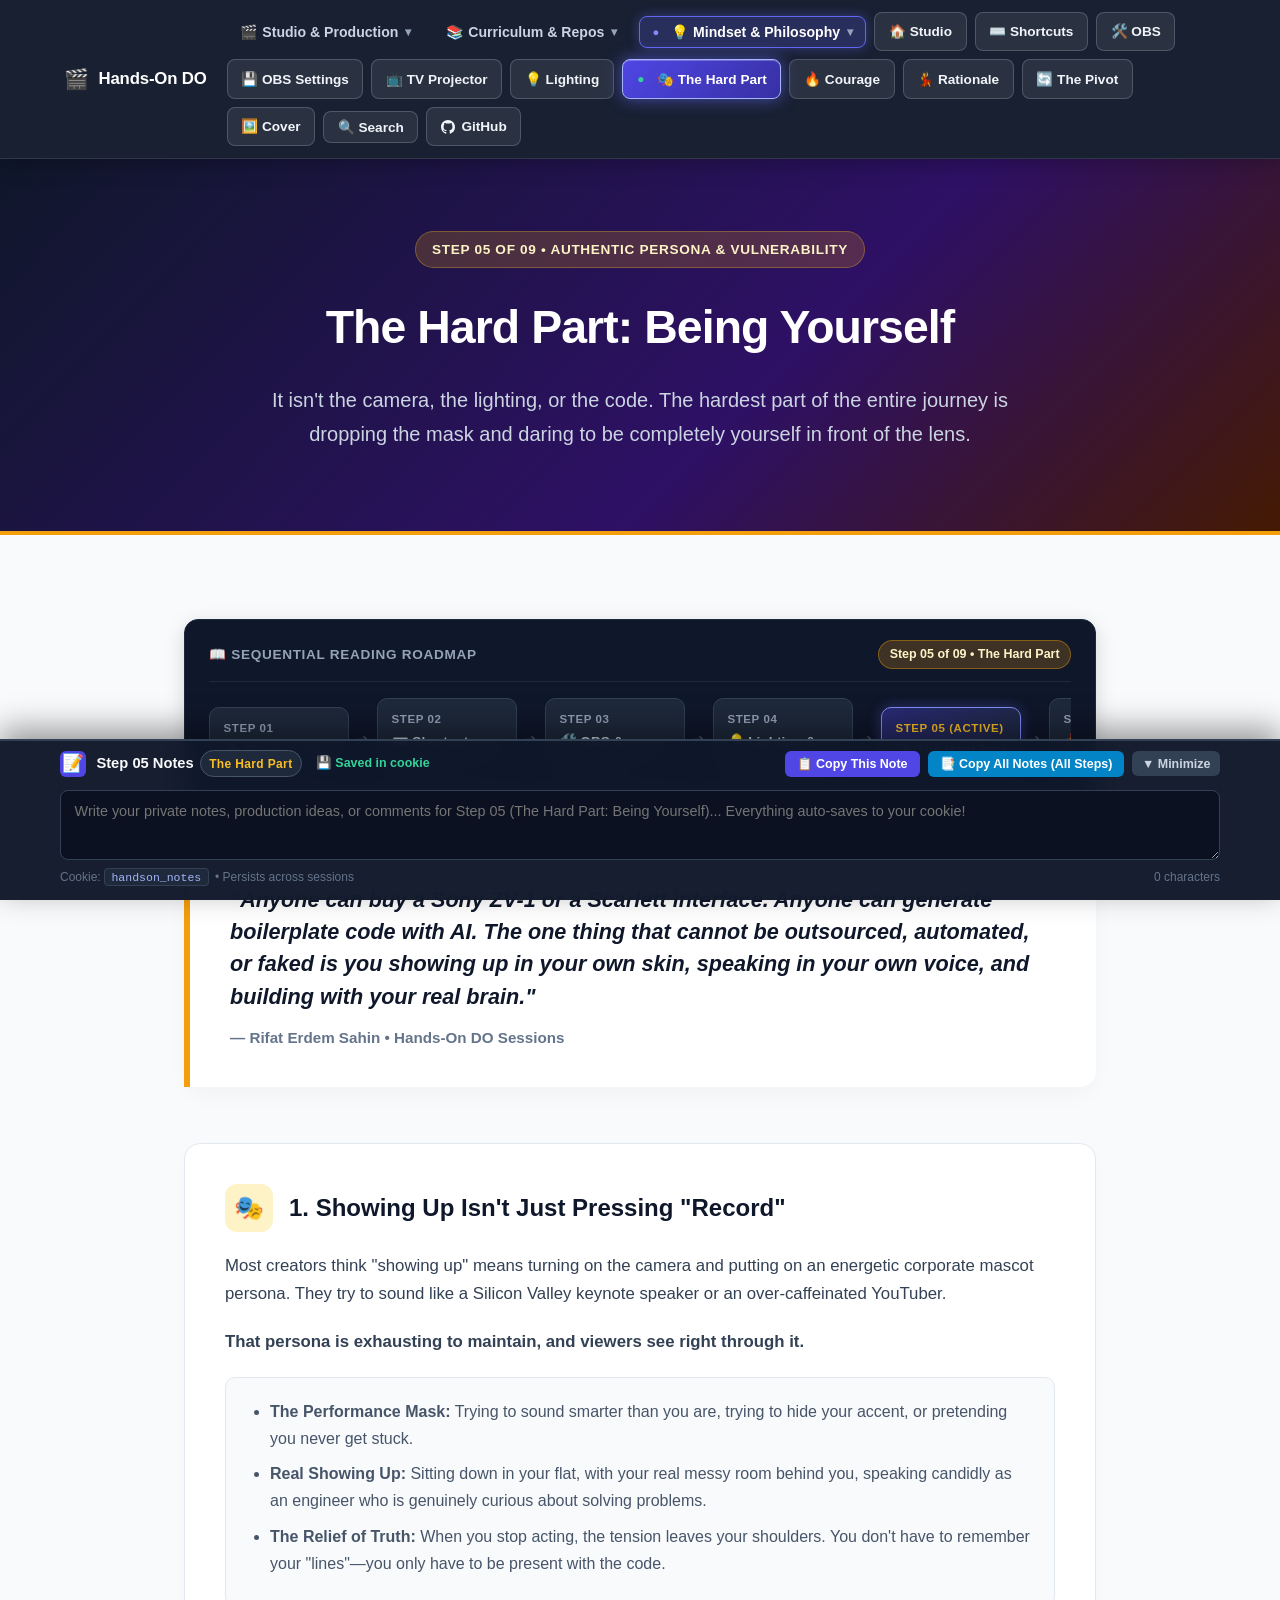
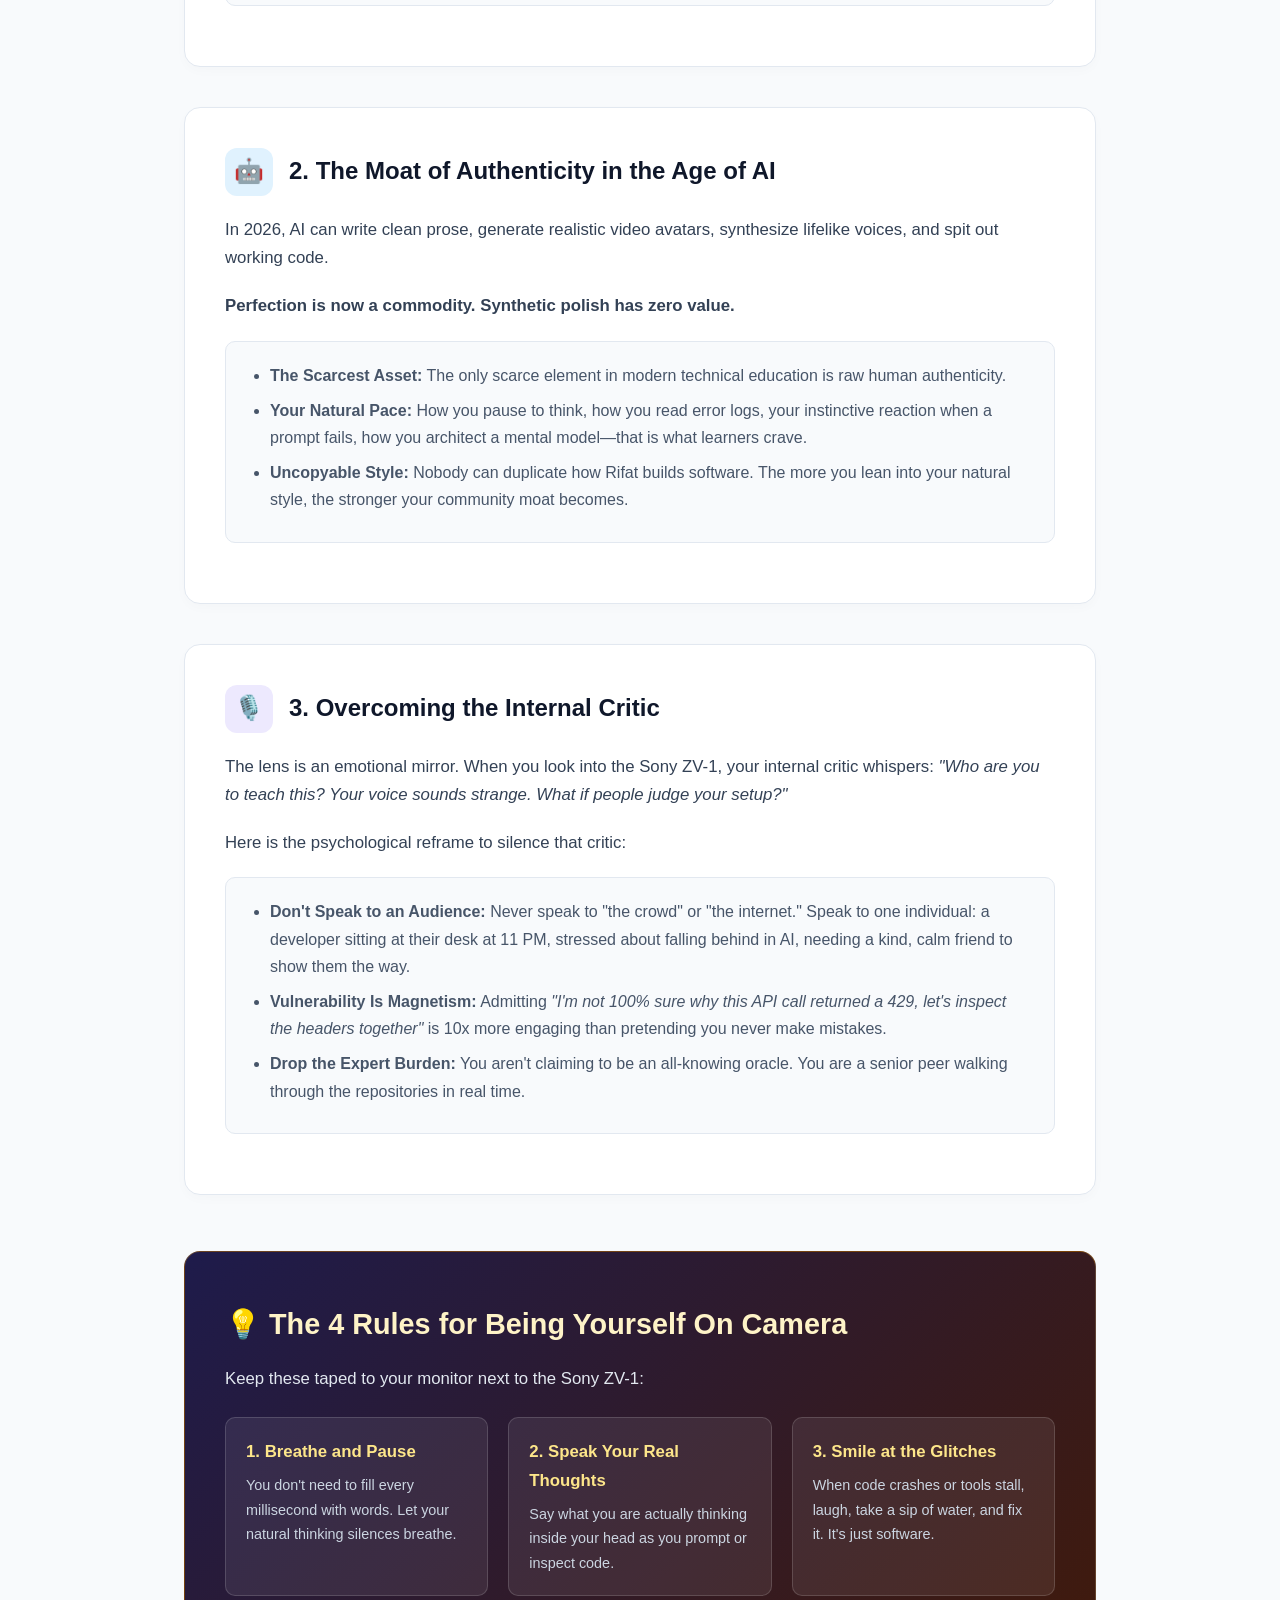
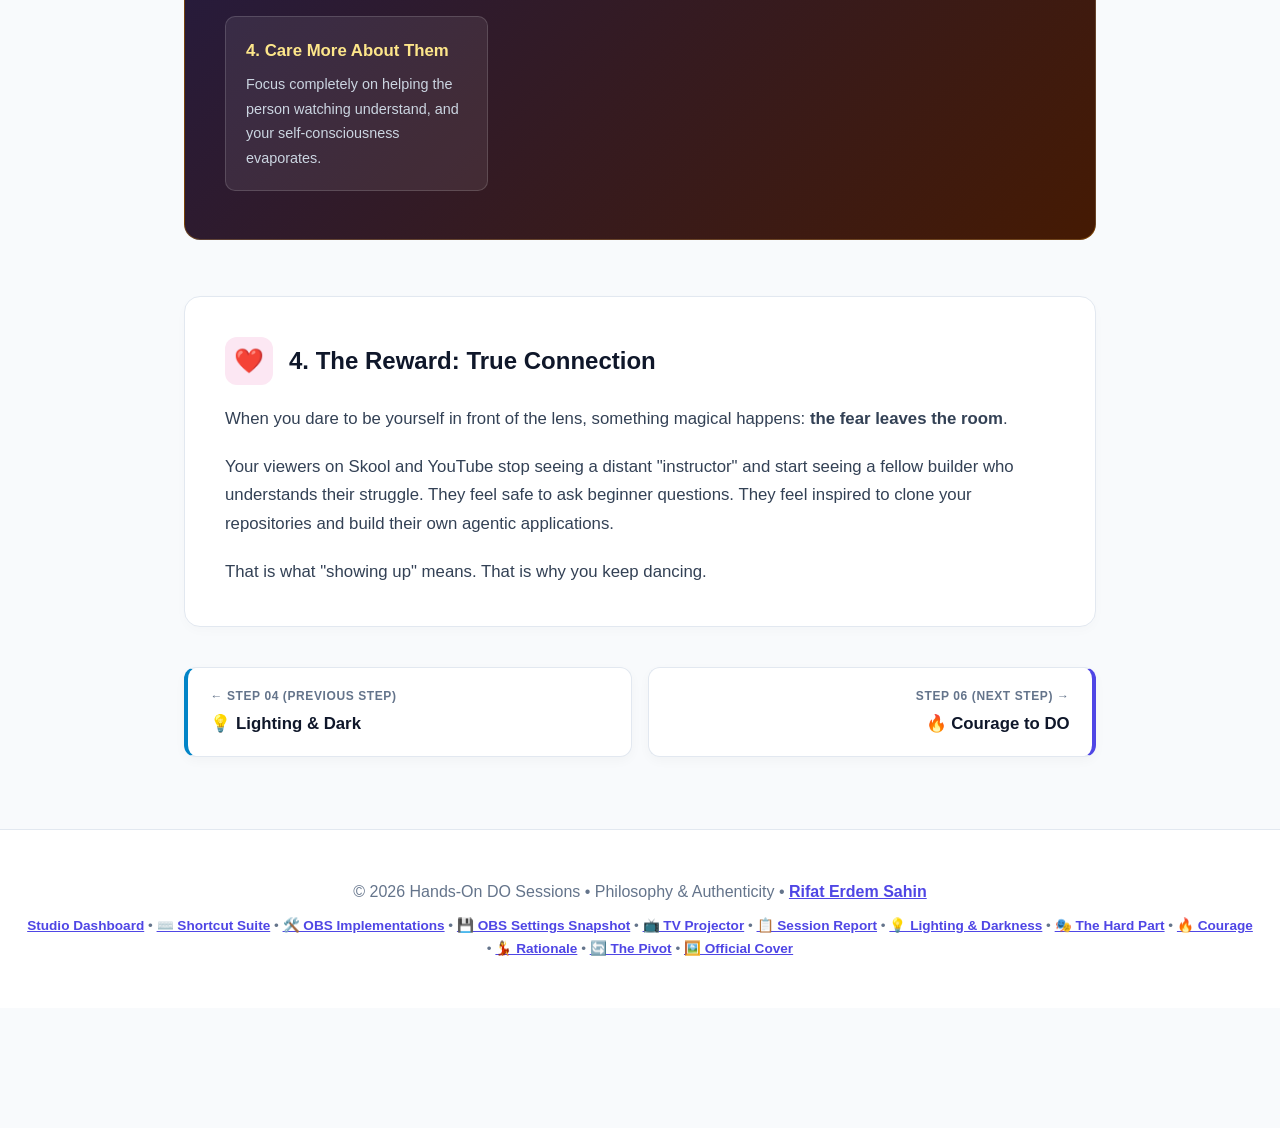
<file: hard-part.html>
<!DOCTYPE html>
<html lang="en">
<head>
    <meta charset="UTF-8">
    <meta name="viewport" content="width=device-width, initial-scale=1.0">
    <title>The Hard Part: Being Yourself | Hands-On DO Sessions</title>
    <link rel="stylesheet" href="notes-bar.css">
    <link rel="stylesheet" href="site-search.css">
    <style>
        :root {
            --primary: #4F46E5;
            --primary-hover: #4338CA;
            --primary-light: #EEF2FF;
            --secondary: #0284c7;
            --accent: #f59e0b;
            --accent-hover: #d97706;
            --success: #10B981;
            --dark: #0f172a;
            --dark-surface: #1e293b;
            --light: #f8fafc;
            --card-bg: #ffffff;
            --border: #e2e8f0;
            --gray: #64748b;
            --gray-light: #94a3b8;
        }

        * {
            margin: 0;
            padding: 0;
            box-sizing: border-box;
            font-family: -apple-system, BlinkMacSystemFont, "Segoe UI", Roboto, Oxygen, Ubuntu, Cantarell, "Helvetica Neue", sans-serif;
        }

        body {
            background-color: var(--light);
            color: var(--dark);
            line-height: 1.7;
        }

        /* Logically Grouped Shared Sticky Top Menu */
        .shared-nav {
            position: sticky;
            top: 0;
            z-index: 1000;
            background: rgba(15, 23, 42, 0.96);
            backdrop-filter: blur(12px);
            -webkit-backdrop-filter: blur(12px);
            border-bottom: 1px solid rgba(255, 255, 255, 0.1);
            box-shadow: 0 4px 20px rgba(0, 0, 0, 0.25);
        }

        .nav-container {
            max-width: 1200px;
            margin: 0 auto;
            padding: 0.75rem 1.5rem;
            display: flex;
            align-items: center;
            justify-content: space-between;
            gap: 1.25rem;
        }

        .nav-brand {
            display: flex;
            align-items: center;
            gap: 0.6rem;
            color: white;
            text-decoration: none;
            font-weight: 800;
            font-size: 1.05rem;
            letter-spacing: -0.01em;
            white-space: nowrap;
        }

        .nav-brand:hover {
            color: #c7d2fe;
        }

        .nav-icon {
            font-size: 1.25rem;
        }

        .nav-groups {
            display: flex;
            align-items: center;
            gap: 0.5rem;
            flex-wrap: wrap;
        }

        .nav-dropdown {
            position: relative;
        }

        .nav-drop-btn {
            background: transparent;
            border: 1px solid transparent;
            color: #cbd5e1;
            font-size: 0.88rem;
            font-weight: 600;
            padding: 0.45rem 0.8rem;
            border-radius: 8px;
            cursor: pointer;
            display: inline-flex;
            align-items: center;
            gap: 0.4rem;
            transition: all 0.2s ease;
        }

        .nav-drop-btn:hover, .nav-dropdown:focus-within .nav-drop-btn {
            color: #ffffff;
            background: rgba(255, 255, 255, 0.08);
            border-color: rgba(255, 255, 255, 0.15);
        }

        .drop-arrow {
            font-size: 0.75rem;
            color: #94a3b8;
            transition: transform 0.2s ease;
        }

        .nav-dropdown:hover .drop-arrow {
            transform: rotate(180deg);
        }

        .dropdown-menu {
            position: absolute;
            top: 100%;
            left: 0;
            background: #1e293b;
            border: 1px solid #334155;
            border-radius: 10px;
            padding: 0.5rem;
            min-width: 250px;
            box-shadow: 0 15px 30px rgba(0,0,0,0.3);
            display: none;
            flex-direction: column;
            gap: 0.25rem;
            z-index: 1001;
            margin-top: 0.35rem;
        }

        .nav-dropdown:hover .dropdown-menu,
        .nav-dropdown:focus-within .dropdown-menu {
            display: flex;
        }

        .dropdown-item {
            color: #cbd5e1;
            text-decoration: none;
            font-size: 0.85rem;
            font-weight: 500;
            padding: 0.55rem 0.85rem;
            border-radius: 6px;
            transition: all 0.15s ease;
            display: flex;
            align-items: center;
            gap: 0.5rem;
            white-space: nowrap;
        }

        .dropdown-item:hover {
            color: #ffffff;
            background: rgba(79, 70, 229, 0.3);
        }

        .nav-pill-btn {
            text-decoration: none;
            font-size: 0.85rem;
            font-weight: 600;
            padding: 0.45rem 0.85rem;
            border-radius: 8px;
            display: inline-flex;
            align-items: center;
            gap: 0.4rem;
            transition: all 0.2s ease;
            white-space: nowrap;
        }

        .highlight-amber {
            background: #f59e0b;
            color: #0f172a;
            font-weight: 700;
        }

        .highlight-amber:hover {
            background: #d97706;
            color: white;
        }

        .highlight-btn {
            background: #e11d48;
            color: white;
        }

        .highlight-btn:hover {
            background: #be123c;
        }

        .gh-btn {
            background: rgba(255, 255, 255, 0.08);
            border: 1px solid rgba(255, 255, 255, 0.18);
            color: #f1f5f9;
        }

        .gh-btn:hover {
            background: rgba(255, 255, 255, 0.2);
            color: white;
        }

        /* Hero */
        header {
            background: linear-gradient(135deg, #0f172a 0%, #2e1065 60%, #451a03 100%);
            color: white;
            padding: 4.5rem 2rem 3.5rem;
            text-align: center;
            border-bottom: 4px solid var(--accent);
        }

        .header-badge {
            display: inline-flex;
            align-items: center;
            gap: 0.5rem;
            background: rgba(245, 158, 11, 0.2);
            border: 1px solid rgba(251, 191, 36, 0.3);
            color: #fef3c7;
            padding: 0.35rem 1rem;
            border-radius: 9999px;
            font-size: 0.85rem;
            font-weight: 600;
            letter-spacing: 0.05em;
            text-transform: uppercase;
            margin-bottom: 1.25rem;
        }

        header h1 {
            font-size: 2.9rem;
            font-weight: 800;
            letter-spacing: -0.02em;
            margin-bottom: 1rem;
        }

        header p {
            color: #cbd5e1;
            font-size: 1.25rem;
            max-width: 800px;
            margin: 0 auto 1.5rem;
        }

        .container {
            max-width: 960px;
            margin: 0 auto;
            padding: 3.5rem 1.5rem;
        }

        .hero-quote {
            background: #ffffff;
            border-left: 6px solid var(--accent);
            padding: 2.25rem 2.5rem;
            border-radius: 0 16px 16px 0;
            box-shadow: 0 10px 25px -5px rgba(0, 0, 0, 0.04);
            margin-bottom: 3.5rem;
        }

        .hero-quote blockquote {
            font-size: 1.35rem;
            font-weight: 600;
            color: var(--dark);
            font-style: italic;
            margin-bottom: 0.75rem;
            line-height: 1.5;
        }

        .hero-quote cite {
            display: block;
            color: var(--gray);
            font-size: 0.95rem;
            font-style: normal;
            font-weight: 600;
        }

        .hard-card {
            background: #ffffff;
            border: 1px solid var(--border);
            border-radius: 16px;
            padding: 2.5rem;
            margin-bottom: 2.5rem;
            box-shadow: 0 4px 12px rgba(0, 0, 0, 0.02);
            transition: transform 0.2s ease;
        }

        .hard-card:hover {
            transform: translateY(-2px);
            box-shadow: 0 10px 24px rgba(0, 0, 0, 0.05);
        }

        .card-header {
            display: flex;
            align-items: center;
            gap: 1rem;
            margin-bottom: 1.25rem;
        }

        .icon-box {
            width: 48px;
            height: 48px;
            border-radius: 12px;
            display: flex;
            align-items: center;
            justify-content: center;
            font-size: 1.5rem;
        }

        .icon-mask { background: #fef3c7; color: #b45309; }
        .icon-voice { background: #ede9fe; color: #6d28d9; }
        .icon-ai { background: #e0f2fe; color: #0284c7; }
        .icon-heart { background: #fce7f3; color: #be185d; }

        .card-header h2 {
            font-size: 1.5rem;
            font-weight: 700;
            color: var(--dark);
        }

        .hard-card p {
            font-size: 1.05rem;
            color: #334155;
            margin-bottom: 1.2rem;
        }

        .hard-card p:last-child {
            margin-bottom: 0;
        }

        .highlight-box {
            background: #f8fafc;
            border: 1px solid #e2e8f0;
            border-radius: 10px;
            padding: 1.25rem 1.5rem;
            margin: 1.25rem 0;
        }

        .highlight-box ul {
            padding-left: 1.25rem;
            color: #475569;
        }

        .highlight-box li {
            margin-bottom: 0.5rem;
        }

        .mantra-banner {
            background: linear-gradient(135deg, #1e1b4b 0%, #451a03 100%);
            color: white;
            padding: 3rem 2.5rem;
            border-radius: 16px;
            margin: 3.5rem 0;
            border: 1px solid rgba(245, 158, 11, 0.3);
        }

        .mantra-banner h2 {
            font-size: 1.8rem;
            margin-bottom: 1rem;
            color: #fef3c7;
        }

        .mantra-banner p {
            color: #e2e8f0;
            font-size: 1.05rem;
            margin-bottom: 1.5rem;
        }

        .tips-grid {
            display: grid;
            grid-template-columns: repeat(auto-fit, minmax(260px, 1fr));
            gap: 1.25rem;
            margin-top: 1.5rem;
        }

        .tip-card {
            background: rgba(255, 255, 255, 0.08);
            border: 1px solid rgba(255, 255, 255, 0.15);
            padding: 1.25rem;
            border-radius: 10px;
        }

        .tip-card h4 {
            color: #fde68a;
            font-size: 1.05rem;
            margin-bottom: 0.4rem;
        }

        .tip-card p {
            font-size: 0.9rem;
            color: #cbd5e1;
            margin-bottom: 0;
        }

        footer {
            text-align: center;
            padding: 3rem 1.5rem;
            color: var(--gray);
            border-top: 1px solid var(--border);
            background: #ffffff;
        }

        @media (max-width: 900px) {
            .nav-container {
                flex-direction: column;
                align-items: stretch;
                gap: 0.6rem;
            }
            .nav-groups {
                justify-content: flex-start;
            }
            header h1 {
                font-size: 2.1rem;
            }
        }
    </style>
</head>
<body>

    <!-- Logically Grouped Shared Sticky Top Menu -->
    <nav class="shared-nav">
        <div class="nav-container">
            <a href="index.html" class="nav-brand">
                <span class="nav-icon">🎬</span>
                <span class="nav-title">Hands-On DO</span>
            </a>
            <div class="nav-groups">
                <!-- Group 1: Studio & Production -->
                <div class="nav-dropdown">
                    <button class="nav-drop-btn">
                        <span>🎬 Studio &amp; Production</span>
                        <span class="drop-arrow">▾</span>
                    </button>
                    <div class="dropdown-menu">
                        <a href="index.html" class="dropdown-item">🏠 Studio Dashboard</a>
                        <a href="shortcuts.html" class="dropdown-item">⌨️ Complete Shortcut Suite</a>
                        <a href="obs-implementations.html" class="dropdown-item">🛠️ OBS Implementations &amp; Scenes</a>
                        <a href="obs-settings.html" class="dropdown-item">💾 OBS Settings Snapshot</a>
                        <a href="tv-projector.html" class="dropdown-item">📺 TV Projector Automation</a>
                        <a href="session-report.html" class="dropdown-item">📋 Session Report</a>
                        <a href="lighting.html" class="dropdown-item">💡 A-Roll Lighting &amp; Darkness</a>
                        <a href="cover.html" class="dropdown-item">🖼️ Official Cover (1460x752)</a>
                        <a href="index.html#confidence-monitor" class="dropdown-item">🖥️ TV Confidence Monitor</a>
                        <a href="index.html#footage-setup" class="dropdown-item">🎥 Background &amp; Footage Setup</a>
                        <a href="index.html#checklist" class="dropdown-item">📋 5-Stage Pre-Shoot Checklist</a>
                        <a href="index.html#assistant" class="dropdown-item">🤖 Production Assistant Guide</a>
                    </div>
                </div>

                <!-- Group 2: Curriculum & Repos -->
                <div class="nav-dropdown">
                    <button class="nav-drop-btn">
                        <span>📚 Curriculum &amp; Repos</span>
                        <span class="drop-arrow">▾</span>
                    </button>
                    <div class="dropdown-menu">
                        <a href="index.html#thought-process" class="dropdown-item">🧠 The Age of AI Thought Process</a>
                        <a href="index.html#repos" class="dropdown-item">📦 Featured GitHub Repos</a>
                        <a href="index.html#schedule" class="dropdown-item">📅 3-Day Shoot Cadence</a>
                        <a href="index.html#curriculum" class="dropdown-item">📚 Modular Curriculum Blueprint</a>
                        <a href="index.html#pipeline" class="dropdown-item">🚀 Skool + YouTube Pipeline</a>
                    </div>
                </div>

                <!-- Group 3: Mindset & Philosophy -->
                <div class="nav-dropdown">
                    <button class="nav-drop-btn">
                        <span>💡 Mindset &amp; Philosophy</span>
                        <span class="drop-arrow">▾</span>
                    </button>
                    <div class="dropdown-menu">
                        <a href="rationale.html" class="dropdown-item">💃 The "Keep Dancing" Rationale</a>
                        <a href="hard-part.html" class="dropdown-item nav-item-active">🎭 The Hard Part: Be Yourself</a>
                        <a href="courage.html" class="dropdown-item">🔥 Courage: The Key to the Game</a>
                        <a href="pivot.html" class="dropdown-item">🔄 The 1-on-1 Pivot</a>
                    </div>
                </div>

                <!-- Standalone Action Buttons (All 9 Steps + Search + GitHub) -->
                <a href="index.html" class="nav-pill-btn gh-btn">🏠 Studio</a>
                <a href="shortcuts.html" class="nav-pill-btn gh-btn">⌨️ Shortcuts</a>
                <a href="obs-implementations.html" class="nav-pill-btn gh-btn">🛠️ OBS</a>
                <a href="obs-settings.html" class="nav-pill-btn gh-btn">💾 OBS Settings</a>
                <a href="tv-projector.html" class="nav-pill-btn gh-btn">📺 TV Projector</a>
                <a href="lighting.html" class="nav-pill-btn gh-btn">💡 Lighting</a>
                <a href="hard-part.html" class="nav-pill-btn gh-btn nav-item-active">🎭 The Hard Part</a>
                <a href="courage.html" class="nav-pill-btn gh-btn">🔥 Courage</a>
                <a href="rationale.html" class="nav-pill-btn gh-btn">💃 Rationale</a>
                <a href="pivot.html" class="nav-pill-btn gh-btn">🔄 The Pivot</a>
                <a href="cover.html" class="nav-pill-btn gh-btn">🖼️ Cover</a>
                <button type="button" id="site-search-trigger" class="nav-pill-btn gh-btn" aria-label="Search all site content">🔍 Search</button>
                <a href="https://github.com/rifaterdemsahin" target="_blank" class="nav-pill-btn gh-btn">
                    <svg width="14" height="14" viewBox="0 0 16 16" fill="currentColor"><path d="M8 0C3.58 0 0 3.58 0 8c0 3.54 2.29 6.53 5.47 7.59.4.07.55-.17.55-.38 0-.19-.01-.82-.01-1.49-2.01.37-2.53-.49-2.69-.94-.09-.23-.48-.94-.82-1.13-.28-.15-.68-.52-.01-.53.63-.01 1.08.58 1.23.82.72 1.21 1.87.87 2.33.66.07-.52.28-.87.51-1.07-1.78-.2-3.64-.89-3.64-3.95 0-.87.31-1.59.82-2.15-.08-.2-.36-1.02.08-2.12 0 0 .67-.21 2.2.82.64-.18 1.32-.27 2-.27.68 0 1.36.09 2 .27 1.53-1.04 2.2-.82 2.2-.82.44 1.1.16 1.92.08 2.12.51.56.82 1.27.82 2.15 0 3.07-1.87 3.75-3.65 3.95.29.25.54.73.54 1.48 0 1.07-.01 1.93-.01 2.2 0 .21.15.46.55.38A8.013 8.013 0 0016 8c0-4.42-3.58-8-8-8z"/></svg>
                    GitHub
                </a>
            </div>
        </div>
    </nav>

    <header>
        <div class="header-badge">Step 05 of 09 • Authentic Persona &amp; Vulnerability</div>
        <h1>The Hard Part: Being Yourself</h1>
        <p>It isn't the camera, the lighting, or the code. The hardest part of the entire journey is dropping the mask and daring to be completely yourself in front of the lens.</p>
    </header>

    <div class="container">

        <!-- Sequential Reading Stepper Banner -->
        <div class="reading-stepper-wrap">
            <div class="stepper-header">
                <div class="stepper-heading">
                    <span>📖 Sequential Reading Roadmap</span>
                </div>
                <span class="stepper-current-badge">Step 05 of 09 • The Hard Part</span>
            </div>
            <div class="stepper-timeline">
                <a href="index.html" class="step-card">
                    <span class="step-card-num">Step 01</span>
                    <span class="step-card-title">🏠 Studio &amp; Rig</span>
                </a>
                <span class="step-arrow-divider">➔</span>
                <a href="shortcuts.html" class="step-card">
                    <span class="step-card-num">Step 02</span>
                    <span class="step-card-title">⌨️ Shortcut Suite</span>
                </a>
                <span class="step-arrow-divider">➔</span>
                <a href="obs-implementations.html" class="step-card">
                    <span class="step-card-num">Step 03</span>
                    <span class="step-card-title">🛠️ OBS & Scenes</span>
                </a>
                <span class="step-arrow-divider">➔</span>
                <a href="lighting.html" class="step-card">
                    <span class="step-card-num">Step 04</span>
                    <span class="step-card-title">💡 Lighting &amp; Dark</span>
                </a>
                <span class="step-arrow-divider">➔</span>
                <a href="hard-part.html" class="step-card active">
                    <span class="step-card-num">Step 05 (Active)</span>
                    <span class="step-card-title">🎭 The Hard Part</span>
                </a>
                <span class="step-arrow-divider">➔</span>
                <a href="courage.html" class="step-card">
                    <span class="step-card-num">Step 06</span>
                    <span class="step-card-title">🔥 Courage to DO</span>
                </a>
                <span class="step-arrow-divider">➔</span>
                <a href="rationale.html" class="step-card">
                    <span class="step-card-num">Step 07</span>
                    <span class="step-card-title">💃 The Rationale</span>
                </a>
                <span class="step-arrow-divider">➔</span>
                <a href="pivot.html" class="step-card">
                    <span class="step-card-num">Step 08</span>
                    <span class="step-card-title">🔄 The Pivot</span>
                </a>
                <span class="step-arrow-divider">➔</span>
                <a href="cover.html" class="step-card">
                    <span class="step-card-num">Step 09</span>
                    <span class="step-card-title">🖼️ Official Cover</span>
                </a>
            </div>
        </div>

        <!-- Core Quote -->
        <div class="hero-quote">
            <blockquote>
                "Anyone can buy a Sony ZV-1 or a Scarlett interface. Anyone can generate boilerplate code with AI. The one thing that cannot be outsourced, automated, or faked is you showing up in your own skin, speaking in your own voice, and building with your real brain."
            </blockquote>
            <cite>— Rifat Erdem Sahin &bull; Hands-On DO Sessions</cite>
        </div>

        <!-- Section 1: What Showing Up Actually Means -->
        <div class="hard-card" id="showing-up">
            <div class="card-header">
                <div class="icon-box icon-mask">🎭</div>
                <h2>1. Showing Up Isn't Just Pressing "Record"</h2>
            </div>
            <p>
                Most creators think "showing up" means turning on the camera and putting on an energetic corporate mascot persona. They try to sound like a Silicon Valley keynote speaker or an over-caffeinated YouTuber.
            </p>
            <p>
                <strong>That persona is exhausting to maintain, and viewers see right through it.</strong>
            </p>
            <div class="highlight-box">
                <ul>
                    <li><strong>The Performance Mask:</strong> Trying to sound smarter than you are, trying to hide your accent, or pretending you never get stuck.</li>
                    <li><strong>Real Showing Up:</strong> Sitting down in your flat, with your real messy room behind you, speaking candidly as an engineer who is genuinely curious about solving problems.</li>
                    <li><strong>The Relief of Truth:</strong> When you stop acting, the tension leaves your shoulders. You don't have to remember your "lines"—you only have to be present with the code.</li>
                </ul>
            </div>
        </div>

        <!-- Section 2: Why Being Yourself Wins in the Age of AI -->
        <div class="hard-card" id="authenticity-moat">
            <div class="card-header">
                <div class="icon-box icon-ai">🤖</div>
                <h2>2. The Moat of Authenticity in the Age of AI</h2>
            </div>
            <p>
                In 2026, AI can write clean prose, generate realistic video avatars, synthesize lifelike voices, and spit out working code.
            </p>
            <p>
                <strong>Perfection is now a commodity. Synthetic polish has zero value.</strong>
            </p>
            <div class="highlight-box">
                <ul>
                    <li><strong>The Scarcest Asset:</strong> The only scarce element in modern technical education is raw human authenticity.</li>
                    <li><strong>Your Natural Pace:</strong> How you pause to think, how you read error logs, your instinctive reaction when a prompt fails, how you architect a mental model—that is what learners crave.</li>
                    <li><strong>Uncopyable Style:</strong> Nobody can duplicate how Rifat builds software. The more you lean into your natural style, the stronger your community moat becomes.</li>
                </ul>
            </div>
        </div>

        <!-- Section 3: Melting the Camera Resistance -->
        <div class="hard-card" id="inner-critic">
            <div class="card-header">
                <div class="icon-box icon-voice">🎙️</div>
                <h2>3. Overcoming the Internal Critic</h2>
            </div>
            <p>
                The lens is an emotional mirror. When you look into the Sony ZV-1, your internal critic whispers: <em>"Who are you to teach this? Your voice sounds strange. What if people judge your setup?"</em>
            </p>
            <p>
                Here is the psychological reframe to silence that critic:
            </p>
            <div class="highlight-box">
                <ul>
                    <li><strong>Don't Speak to an Audience:</strong> Never speak to "the crowd" or "the internet." Speak to one individual: a developer sitting at their desk at 11 PM, stressed about falling behind in AI, needing a kind, calm friend to show them the way.</li>
                    <li><strong>Vulnerability Is Magnetism:</strong> Admitting <em>"I'm not 100% sure why this API call returned a 429, let's inspect the headers together"</em> is 10x more engaging than pretending you never make mistakes.</li>
                    <li><strong>Drop the Expert Burden:</strong> You aren't claiming to be an all-knowing oracle. You are a senior peer walking through the repositories in real time.</li>
                </ul>
            </div>
        </div>

        <!-- The Be Yourself Mantra Box -->
        <div class="mantra-banner" id="rules">
            <h2>💡 The 4 Rules for Being Yourself On Camera</h2>
            <p>Keep these taped to your monitor next to the Sony ZV-1:</p>
            <div class="tips-grid">
                <div class="tip-card">
                    <h4>1. Breathe and Pause</h4>
                    <p>You don't need to fill every millisecond with words. Let your natural thinking silences breathe.</p>
                </div>
                <div class="tip-card">
                    <h4>2. Speak Your Real Thoughts</h4>
                    <p>Say what you are actually thinking inside your head as you prompt or inspect code.</p>
                </div>
                <div class="tip-card">
                    <h4>3. Smile at the Glitches</h4>
                    <p>When code crashes or tools stall, laugh, take a sip of water, and fix it. It's just software.</p>
                </div>
                <div class="tip-card">
                    <h4>4. Care More About Them</h4>
                    <p>Focus completely on helping the person watching understand, and your self-consciousness evaporates.</p>
                </div>
            </div>
        </div>

        <!-- Section 4: The Heart of the Game -->
        <div class="hard-card" id="connection">
            <div class="card-header">
                <div class="icon-box icon-heart">❤️</div>
                <h2>4. The Reward: True Connection</h2>
            </div>
            <p>
                When you dare to be yourself in front of the lens, something magical happens: <strong>the fear leaves the room</strong>.
            </p>
            <p>
                Your viewers on Skool and YouTube stop seeing a distant "instructor" and start seeing a fellow builder who understands their struggle. They feel safe to ask beginner questions. They feel inspired to clone your repositories and build their own agentic applications.
            </p>
            <p>
                That is what "showing up" means. That is why you keep dancing.
            </p>
        </div>

        <!-- Sequential Step Jump Controls -->
        <div class="step-nav-bar">
            <a href="lighting.html" class="step-nav-btn prev-step">
                <span class="step-nav-hint">← Step 04 (Previous Step)</span>
                <span class="step-nav-label">💡 Lighting & Dark</span>
            </a>
            <a href="courage.html" class="step-nav-btn next-step">
                <span class="step-nav-hint">Step 06 (Next Step) →</span>
                <span class="step-nav-label">🔥 Courage to DO</span>
            </a>
        </div>

    </div>

    <footer>
        <p>&copy; 2026 Hands-On DO Sessions &bull; Philosophy &amp; Authenticity &bull; <a href="https://github.com/rifaterdemsahin" target="_blank" style="color: var(--primary); font-weight: 600;">Rifat Erdem Sahin</a></p>
        <p style="margin-top: 0.5rem; font-size: 0.85rem;">
            <a href="index.html" style="color: var(--primary); font-weight: 600;">Studio Dashboard</a> &bull;
            <a href="shortcuts.html" style="color: var(--primary); font-weight: 600;">⌨️ Shortcut Suite</a> &bull;
            <a href="obs-implementations.html" style="color: var(--primary); font-weight: 600;">🛠️ OBS Implementations</a> &bull;
            <a href="obs-settings.html" style="color: var(--primary); font-weight: 600;">💾 OBS Settings Snapshot</a> &bull;
            <a href="tv-projector.html" style="color: var(--primary); font-weight: 600;">📺 TV Projector</a> &bull;
            <a href="session-report.html" style="color: var(--primary); font-weight: 600;">📋 Session Report</a> &bull;
            <a href="lighting.html" style="color: var(--primary); font-weight: 600;">💡 Lighting &amp; Darkness</a> &bull;
            <a href="hard-part.html" style="color: var(--primary); font-weight: 600;">🎭 The Hard Part</a> &bull;
            <a href="courage.html" style="color: var(--primary); font-weight: 600;">🔥 Courage</a> &bull;
            <a href="rationale.html" style="color: var(--primary); font-weight: 600;">💃 Rationale</a> &bull;
            <a href="pivot.html" style="color: var(--primary); font-weight: 600;">🔄 The Pivot</a> &bull;
            <a href="cover.html" style="color: var(--primary); font-weight: 600;">🖼️ Official Cover</a>
        </p>
    </footer>

    <script src="notes-bar.js" defer></script>
    <script src="site-search.js" defer></script>
</body>
</html>
</file>
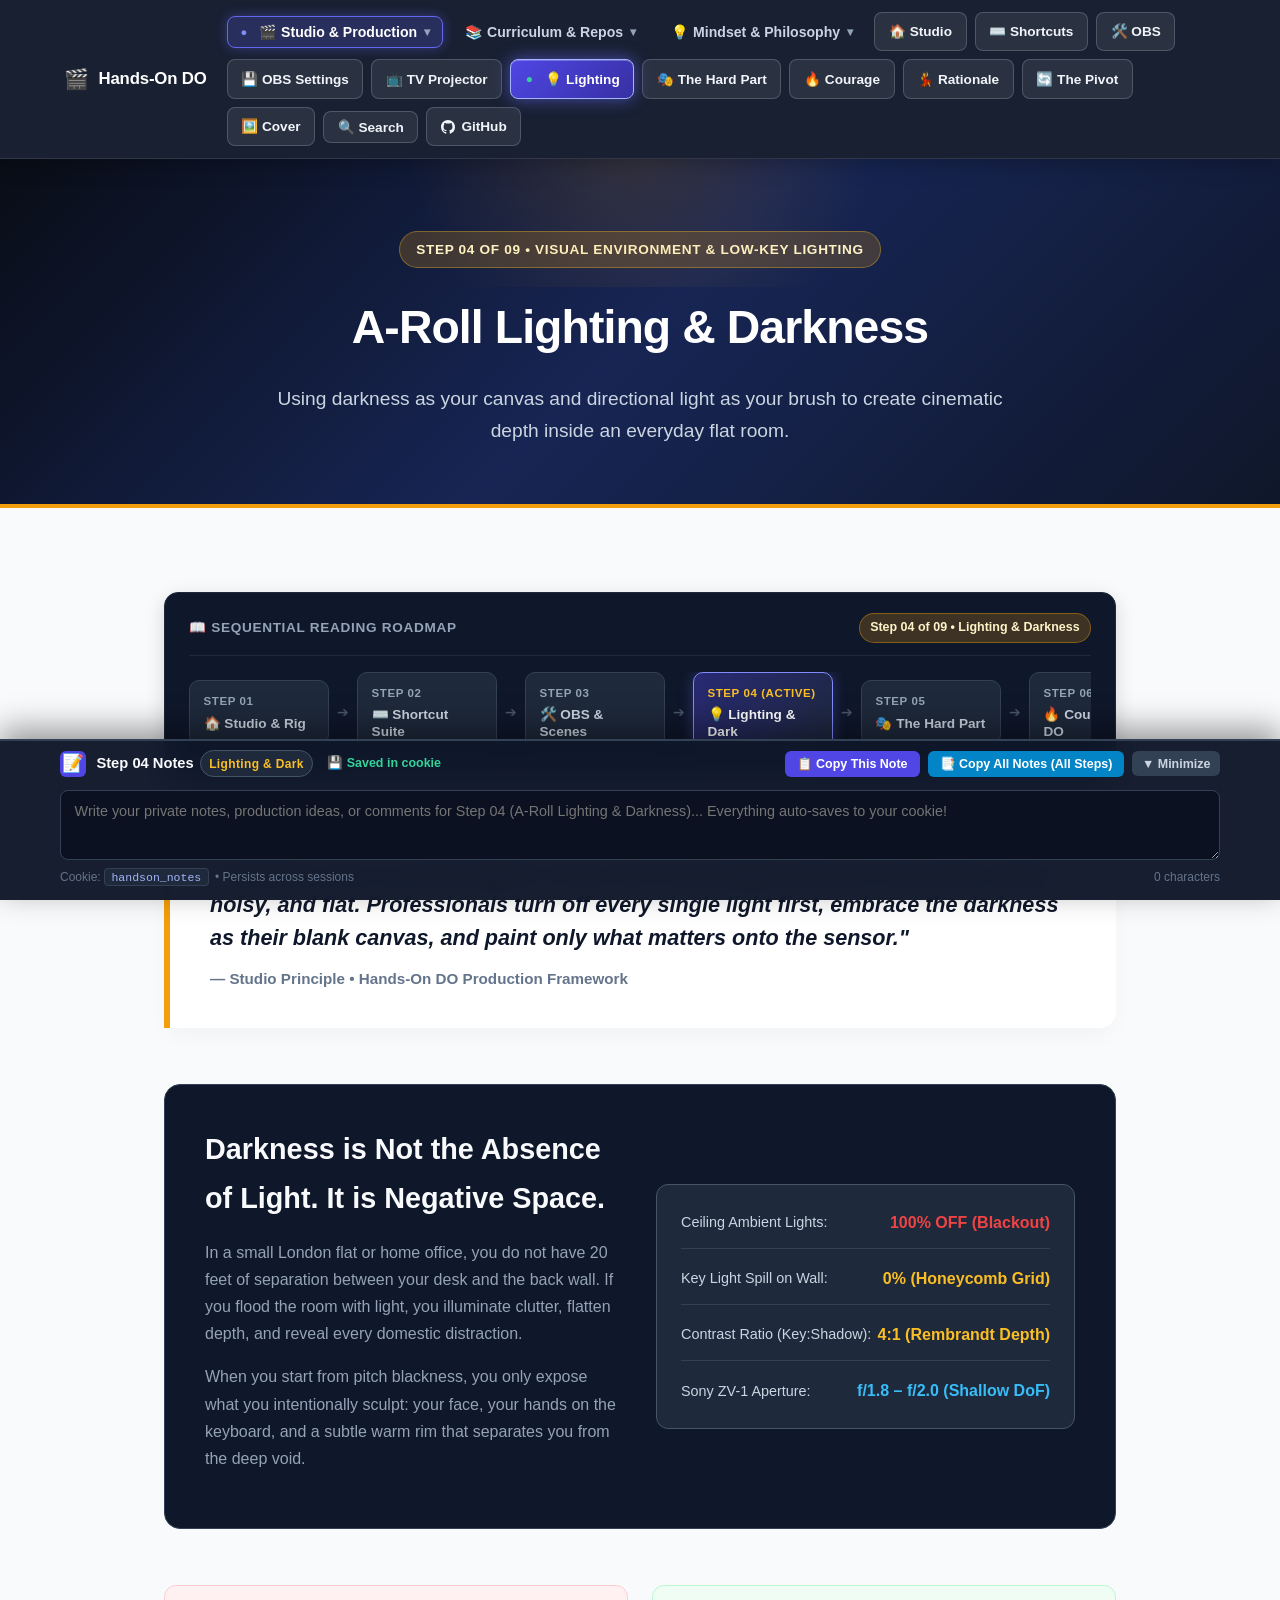
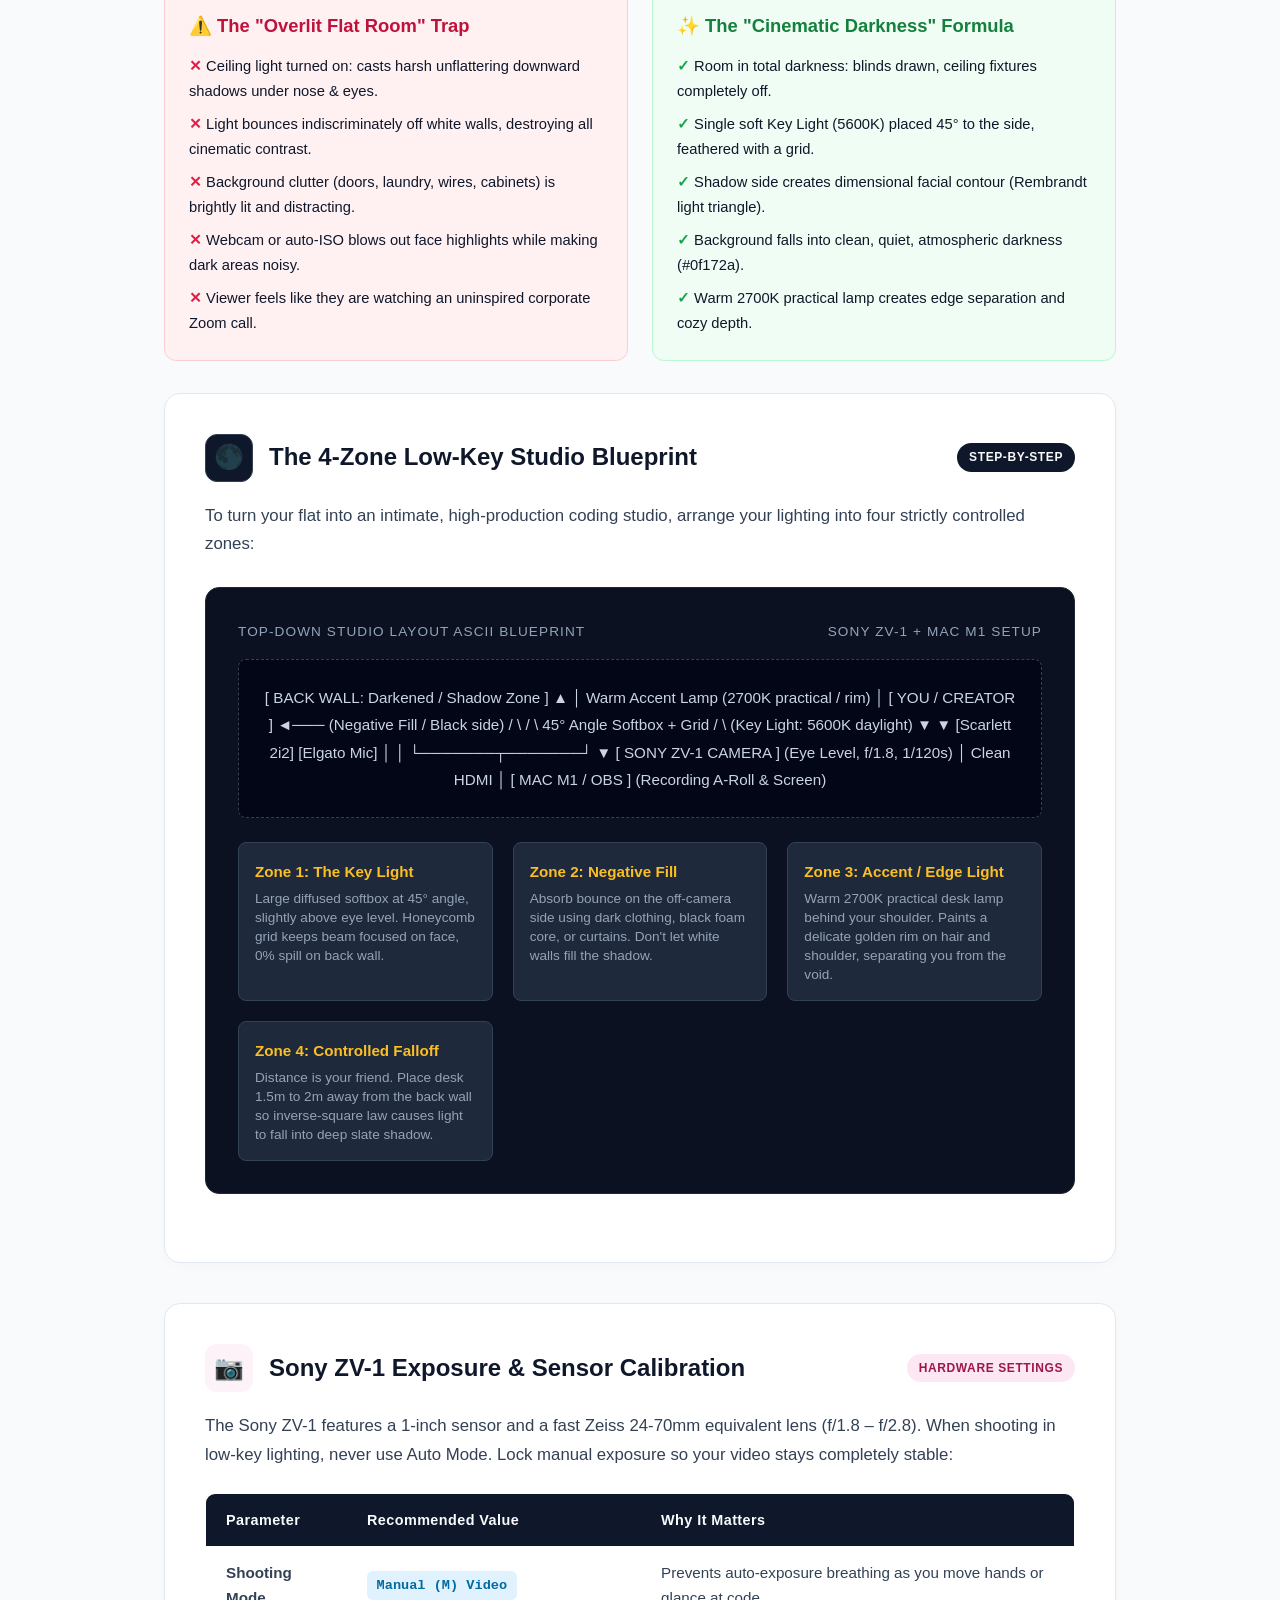
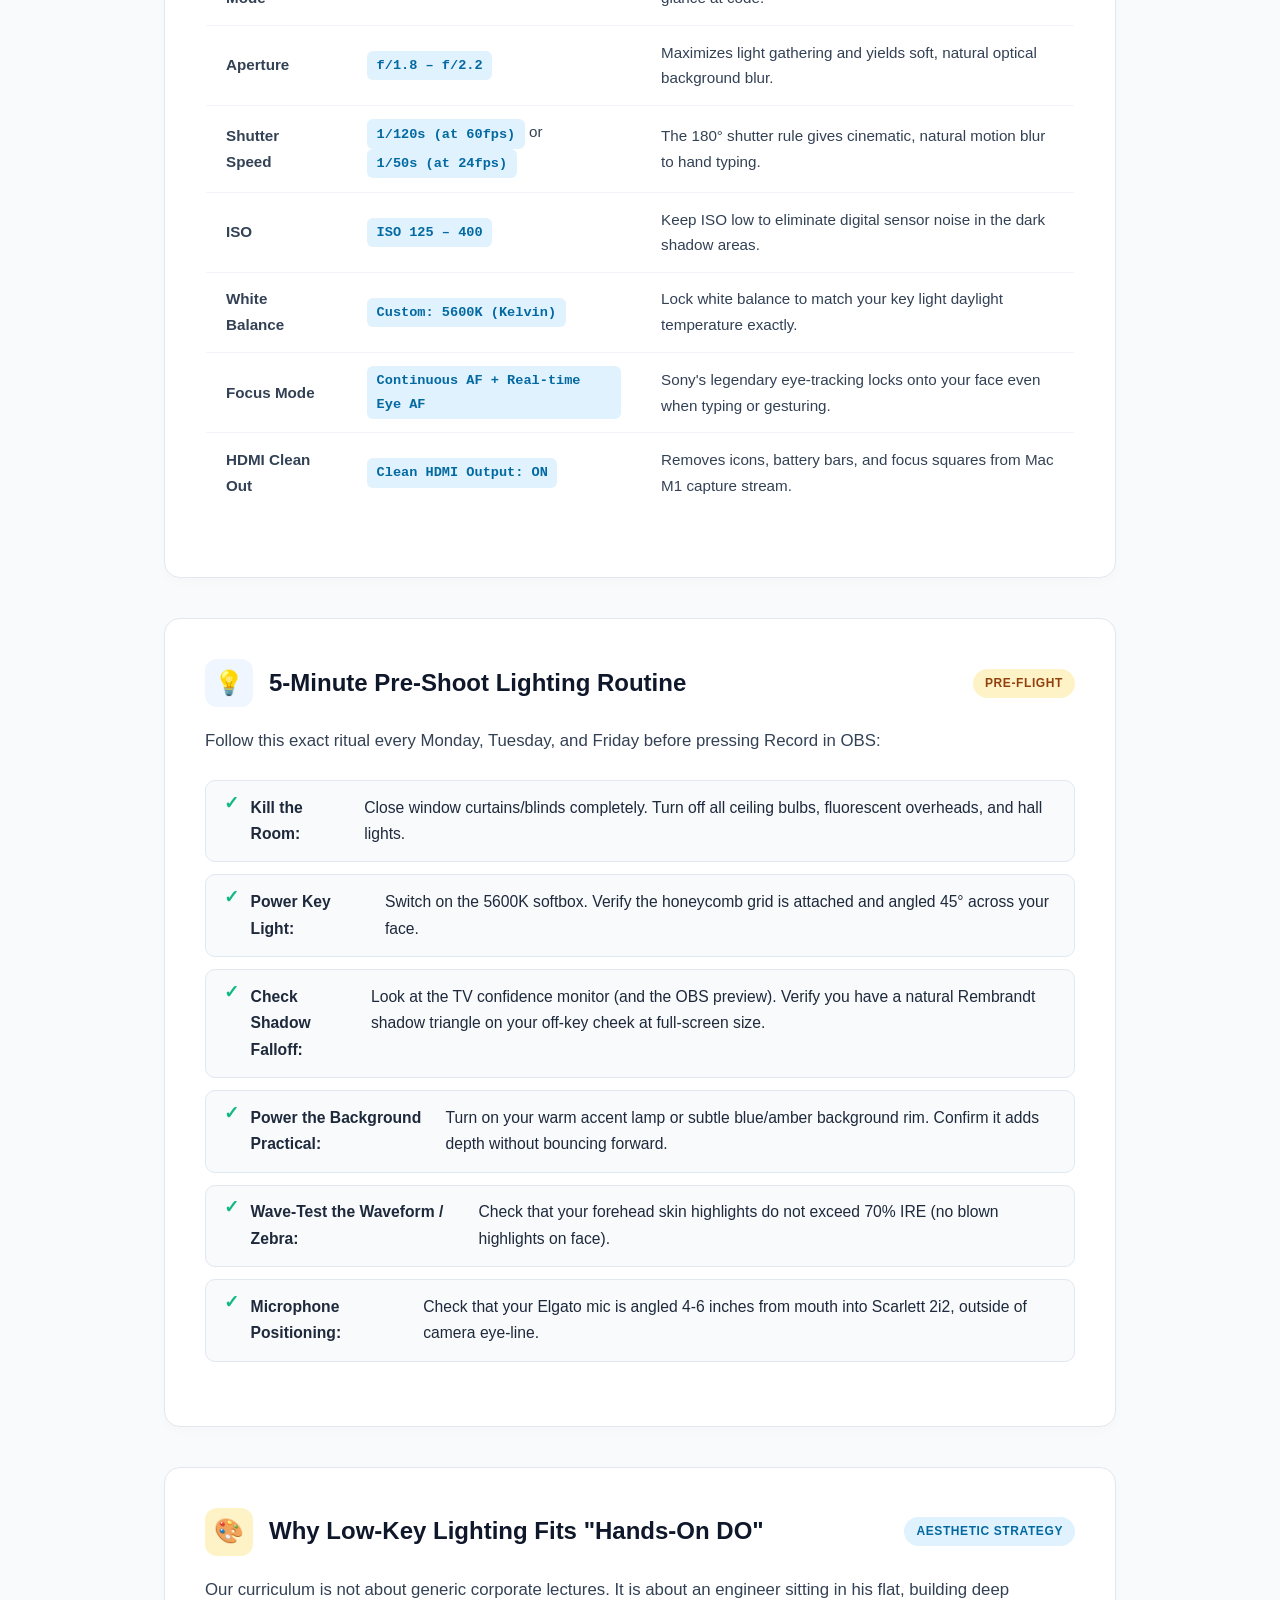
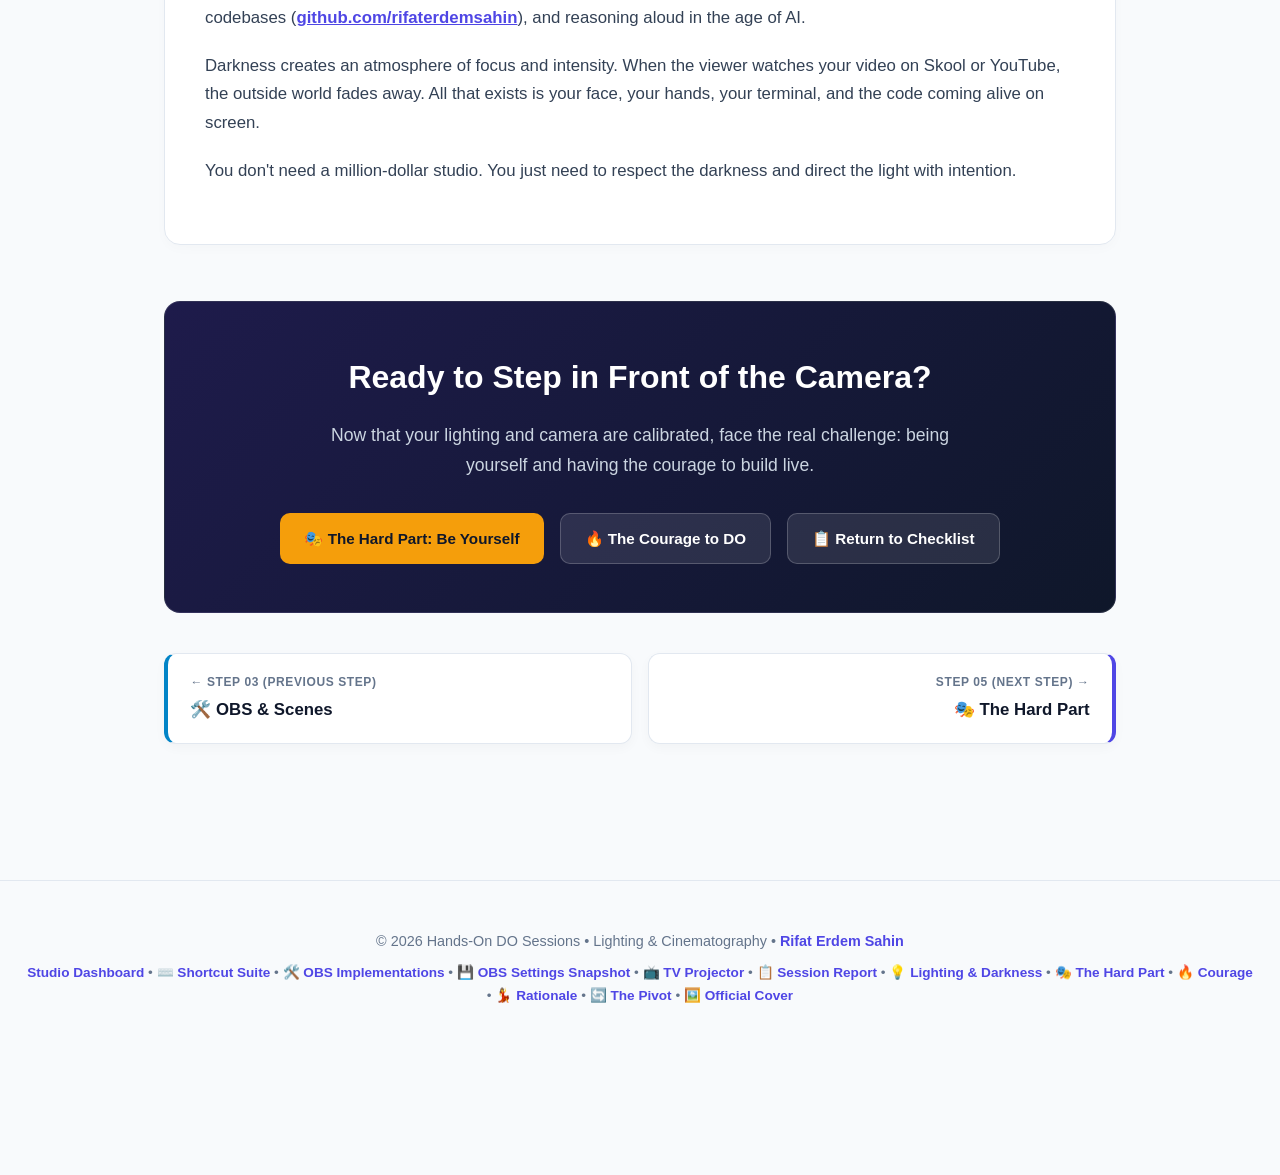
<file: lighting.html>
<!DOCTYPE html>
<html lang="en">
<head>
    <meta charset="UTF-8">
    <meta name="viewport" content="width=device-width, initial-scale=1.0">
    <title>A-Roll Lighting & Darkness | Hands-On DO Sessions</title>
    <link rel="stylesheet" href="notes-bar.css">
    <link rel="stylesheet" href="site-search.css">
    <style>
        :root {
            --primary: #4F46E5;
            --primary-hover: #4338CA;
            --primary-light: #EEF2FF;
            --secondary: #0284c7;
            --accent: #f59e0b;
            --accent-hover: #d97706;
            --gold: #fbbf24;
            --success: #10B981;
            --dark: #0f172a;
            --dark-surface: #1e293b;
            --dark-card: #182234;
            --light: #f8fafc;
            --card-bg: #ffffff;
            --border: #e2e8f0;
            --gray: #64748b;
            --gray-light: #94a3b8;
        }

        * {
            margin: 0;
            padding: 0;
            box-sizing: border-box;
            font-family: -apple-system, BlinkMacSystemFont, "Segoe UI", Roboto, Oxygen, Ubuntu, Cantarell, "Helvetica Neue", sans-serif;
        }

        body {
            background-color: var(--light);
            color: var(--dark);
            line-height: 1.7;
        }

        /* Logically Grouped Shared Sticky Top Menu */
        .shared-nav {
            position: sticky;
            top: 0;
            z-index: 1000;
            background: rgba(15, 23, 42, 0.96);
            backdrop-filter: blur(12px);
            -webkit-backdrop-filter: blur(12px);
            border-bottom: 1px solid rgba(255, 255, 255, 0.1);
            box-shadow: 0 4px 20px rgba(0, 0, 0, 0.25);
        }

        .nav-container {
            max-width: 1200px;
            margin: 0 auto;
            padding: 0.75rem 1.5rem;
            display: flex;
            align-items: center;
            justify-content: space-between;
            gap: 1.25rem;
        }

        .nav-brand {
            display: flex;
            align-items: center;
            gap: 0.6rem;
            color: white;
            text-decoration: none;
            font-weight: 800;
            font-size: 1.05rem;
            letter-spacing: -0.01em;
            white-space: nowrap;
        }

        .nav-brand:hover {
            color: #c7d2fe;
        }

        .nav-icon {
            font-size: 1.25rem;
        }

        .nav-groups {
            display: flex;
            align-items: center;
            gap: 0.5rem;
            flex-wrap: wrap;
        }

        .nav-dropdown {
            position: relative;
        }

        .nav-drop-btn {
            background: transparent;
            border: 1px solid transparent;
            color: #cbd5e1;
            font-size: 0.88rem;
            font-weight: 600;
            padding: 0.45rem 0.8rem;
            border-radius: 8px;
            cursor: pointer;
            display: inline-flex;
            align-items: center;
            gap: 0.4rem;
            transition: all 0.2s ease;
        }

        .nav-drop-btn:hover, .nav-dropdown:focus-within .nav-drop-btn {
            color: #ffffff;
            background: rgba(255, 255, 255, 0.08);
            border-color: rgba(255, 255, 255, 0.15);
        }

        .drop-arrow {
            font-size: 0.75rem;
            color: #94a3b8;
            transition: transform 0.2s ease;
        }

        .nav-dropdown:hover .drop-arrow {
            transform: rotate(180deg);
        }

        .dropdown-menu {
            position: absolute;
            top: 100%;
            left: 0;
            background: #1e293b;
            border: 1px solid #334155;
            border-radius: 10px;
            padding: 0.5rem;
            min-width: 250px;
            box-shadow: 0 15px 30px rgba(0,0,0,0.3);
            display: none;
            flex-direction: column;
            gap: 0.25rem;
            z-index: 1001;
            margin-top: 0.35rem;
        }

        .nav-dropdown:hover .dropdown-menu,
        .nav-dropdown:focus-within .dropdown-menu {
            display: flex;
        }

        .dropdown-item {
            color: #cbd5e1;
            text-decoration: none;
            font-size: 0.85rem;
            font-weight: 500;
            padding: 0.55rem 0.85rem;
            border-radius: 6px;
            transition: all 0.15s ease;
            display: flex;
            align-items: center;
            gap: 0.5rem;
            white-space: nowrap;
        }

        .dropdown-item:hover {
            color: #ffffff;
            background: rgba(79, 70, 229, 0.3);
        }

        .nav-pill-btn {
            text-decoration: none;
            font-size: 0.85rem;
            font-weight: 600;
            padding: 0.45rem 0.85rem;
            border-radius: 8px;
            display: inline-flex;
            align-items: center;
            gap: 0.4rem;
            transition: all 0.2s ease;
            white-space: nowrap;
        }

        .highlight-btn {
            background: #e11d48;
            color: white;
        }

        .highlight-btn:hover {
            background: #be123c;
        }

        .highlight-gold {
            background: #f59e0b;
            color: #0f172a;
            font-weight: 700;
        }

        .highlight-gold:hover {
            background: #d97706;
            color: white;
        }

        .gh-btn {
            background: rgba(255, 255, 255, 0.08);
            border: 1px solid rgba(255, 255, 255, 0.18);
            color: #f1f5f9;
        }

        .gh-btn:hover {
            background: rgba(255, 255, 255, 0.2);
            color: white;
        }

        /* Hero */
        header {
            background: linear-gradient(135deg, #090d16 0%, #172554 50%, #0f172a 100%);
            color: white;
            padding: 4.5rem 2rem 3.5rem;
            text-align: center;
            border-bottom: 4px solid var(--accent);
            position: relative;
            overflow: hidden;
        }

        header::before {
            content: "";
            position: absolute;
            top: -50%;
            left: 50%;
            transform: translateX(-50%);
            width: 600px;
            height: 300px;
            background: radial-gradient(circle, rgba(245, 158, 11, 0.15) 0%, rgba(0, 0, 0, 0) 70%);
            pointer-events: none;
        }

        .header-badge {
            display: inline-flex;
            align-items: center;
            gap: 0.5rem;
            background: rgba(245, 158, 11, 0.2);
            border: 1px solid rgba(251, 191, 36, 0.35);
            color: #fef3c7;
            padding: 0.35rem 1rem;
            border-radius: 9999px;
            font-size: 0.85rem;
            font-weight: 600;
            letter-spacing: 0.05em;
            text-transform: uppercase;
            margin-bottom: 1.25rem;
        }

        header h1 {
            font-size: 2.9rem;
            font-weight: 800;
            letter-spacing: -0.02em;
            margin-bottom: 1rem;
        }

        header p {
            font-size: 1.2rem;
            max-width: 760px;
            margin: 0 auto;
            color: #cbd5e1;
        }

        .container {
            max-width: 1000px;
            margin: 0 auto;
            padding: 3.5rem 1.5rem;
        }

        /* Hero Quote */
        .hero-quote {
            background: #ffffff;
            border-left: 6px solid var(--accent);
            padding: 2.25rem 2.5rem;
            border-radius: 0 16px 16px 0;
            box-shadow: 0 10px 25px -5px rgba(0, 0, 0, 0.04);
            margin-bottom: 3.5rem;
        }

        .hero-quote blockquote {
            font-size: 1.35rem;
            font-weight: 600;
            color: var(--dark);
            font-style: italic;
            margin-bottom: 0.75rem;
            line-height: 1.5;
        }

        .hero-quote cite {
            display: block;
            color: var(--gray);
            font-size: 0.95rem;
            font-style: normal;
            font-weight: 600;
        }

        /* Core Philosophy Banner */
        .canvas-banner {
            background: #0f172a;
            color: white;
            padding: 2.5rem;
            border-radius: 16px;
            margin-bottom: 3.5rem;
            border: 1px solid #334155;
            display: grid;
            grid-template-columns: 1fr 1fr;
            gap: 2rem;
            align-items: center;
        }

        .canvas-text h2 {
            font-size: 1.8rem;
            margin-bottom: 1rem;
            color: #f8fafc;
        }

        .canvas-text p {
            color: #94a3b8;
            font-size: 1rem;
            margin-bottom: 1rem;
        }

        .canvas-metric-box {
            background: #1e293b;
            border: 1px solid #475569;
            border-radius: 12px;
            padding: 1.5rem;
            display: flex;
            flex-direction: column;
            gap: 1rem;
        }

        .canvas-metric {
            display: flex;
            align-items: center;
            justify-content: space-between;
            padding-bottom: 0.75rem;
            border-bottom: 1px solid #334155;
        }

        .canvas-metric:last-child {
            border-bottom: none;
            padding-bottom: 0;
        }

        .canvas-metric span {
            color: #cbd5e1;
            font-size: 0.9rem;
        }

        .canvas-metric strong {
            color: #fbbf24;
            font-size: 1rem;
        }

        /* Lighting Setup Cards */
        .light-card {
            background: #ffffff;
            border: 1px solid var(--border);
            border-radius: 16px;
            padding: 2.5rem;
            margin-bottom: 2.5rem;
            box-shadow: 0 4px 12px rgba(0, 0, 0, 0.02);
            transition: transform 0.2s ease;
        }

        .light-card:hover {
            transform: translateY(-2px);
            box-shadow: 0 10px 24px rgba(0, 0, 0, 0.05);
        }

        .card-header {
            display: flex;
            align-items: center;
            gap: 1rem;
            margin-bottom: 1.25rem;
        }

        .icon-box {
            width: 48px;
            height: 48px;
            border-radius: 12px;
            display: flex;
            align-items: center;
            justify-content: center;
            font-size: 1.5rem;
        }

        .icon-darkness { background: #0f172a; color: #fbbf24; border: 1px solid #334155; }
        .icon-key { background: #eff6ff; color: #2563eb; }
        .icon-shadow { background: #f1f5f9; color: #475569; }
        .icon-bg { background: #fef3c7; color: #b45309; }
        .icon-sony { background: #fdf2f8; color: #db2777; }

        .card-header h2 {
            font-size: 1.5rem;
            font-weight: 700;
            color: var(--dark);
        }

        .card-header .badge {
            margin-left: auto;
            padding: 0.25rem 0.75rem;
            border-radius: 9999px;
            font-size: 0.75rem;
            font-weight: 700;
            text-transform: uppercase;
            letter-spacing: 0.05em;
        }

        .badge-dark { background: #0f172a; color: #f8fafc; }
        .badge-amber { background: #fef3c7; color: #92400e; }
        .badge-blue { background: #e0f2fe; color: #0369a1; }
        .badge-pink { background: #fce7f3; color: #9d174d; }

        .light-card p {
            font-size: 1.05rem;
            color: #334155;
            margin-bottom: 1.2rem;
        }

        /* 3-Point Studio Schematic */
        .diagram-container {
            background: #0b1120;
            border: 1px solid #1e293b;
            border-radius: 14px;
            padding: 2rem;
            color: white;
            margin: 1.75rem 0;
            font-family: monospace;
        }

        .diagram-title {
            font-size: 0.85rem;
            text-transform: uppercase;
            letter-spacing: 0.08em;
            color: #94a3b8;
            margin-bottom: 1rem;
            display: flex;
            justify-content: space-between;
        }

        .schematic-box {
            background: #020617;
            border: 1px dashed #334155;
            border-radius: 8px;
            padding: 1.5rem;
            text-align: center;
            line-height: 1.8;
            color: #cbd5e1;
            font-size: 0.95rem;
            overflow-x: auto;
        }

        .schematic-grid {
            display: grid;
            grid-template-columns: repeat(auto-fit, minmax(220px, 1fr));
            gap: 1.25rem;
            margin-top: 1.5rem;
        }

        .schematic-item {
            background: #1e293b;
            border: 1px solid #334155;
            border-radius: 8px;
            padding: 1rem;
            text-align: left;
        }

        .schematic-item strong {
            display: block;
            color: #fbbf24;
            font-size: 0.95rem;
            margin-bottom: 0.25rem;
        }

        .schematic-item p {
            color: #94a3b8;
            font-size: 0.85rem;
            margin: 0;
            line-height: 1.4;
        }

        /* Action Checklist */
        .action-list {
            list-style: none;
            margin: 1.5rem 0;
            display: flex;
            flex-direction: column;
            gap: 0.75rem;
        }

        .action-list li {
            display: flex;
            align-items: flex-start;
            gap: 0.75rem;
            background: #f8fafc;
            padding: 0.85rem 1.1rem;
            border-radius: 10px;
            border: 1px solid var(--border);
            font-size: 0.98rem;
            color: #1e293b;
        }

        .action-list li::before {
            content: "✓";
            color: var(--success);
            font-weight: 800;
            font-size: 1.1rem;
            line-height: 1;
        }

        /* Camera Spec Table */
        .spec-table-wrap {
            overflow-x: auto;
            margin: 1.5rem 0;
        }

        .spec-table {
            width: 100%;
            border-collapse: collapse;
            background: white;
            border-radius: 10px;
            overflow: hidden;
            border: 1px solid var(--border);
        }

        .spec-table th {
            background: #0f172a;
            color: #f8fafc;
            text-align: left;
            padding: 0.85rem 1.25rem;
            font-size: 0.9rem;
            letter-spacing: 0.03em;
        }

        .spec-table td {
            padding: 0.85rem 1.25rem;
            border-bottom: 1px solid #f1f5f9;
            font-size: 0.95rem;
            color: #334155;
        }

        .spec-table tr:last-child td {
            border-bottom: none;
        }

        .spec-table tr:hover {
            background-color: #f8fafc;
        }

        .spec-tag {
            display: inline-block;
            background: #e0f2fe;
            color: #0369a1;
            padding: 0.2rem 0.6rem;
            border-radius: 6px;
            font-family: monospace;
            font-size: 0.85rem;
            font-weight: 600;
        }

        /* Before vs After comparison */
        .comparison-grid {
            display: grid;
            grid-template-columns: 1fr 1fr;
            gap: 1.5rem;
            margin: 2rem 0;
        }

        .comp-card {
            border-radius: 12px;
            padding: 1.5rem;
            border: 1px solid;
        }

        .comp-bad {
            background: #fff1f2;
            border-color: #fecdd3;
        }

        .comp-bad h3 {
            color: #be123c;
            font-size: 1.15rem;
            margin-bottom: 0.75rem;
            display: flex;
            align-items: center;
            gap: 0.5rem;
        }

        .comp-good {
            background: #f0fdf4;
            border-color: #bbf7d0;
        }

        .comp-good h3 {
            color: #15803d;
            font-size: 1.15rem;
            margin-bottom: 0.75rem;
            display: flex;
            align-items: center;
            gap: 0.5rem;
        }

        .comp-list {
            list-style: none;
            font-size: 0.92rem;
            display: flex;
            flex-direction: column;
            gap: 0.5rem;
        }

        .comp-bad .comp-list li::before {
            content: "✕ ";
            color: #e11d48;
            font-weight: bold;
        }

        .comp-good .comp-list li::before {
            content: "✓ ";
            color: #16a34a;
            font-weight: bold;
        }

        /* CTA */
        .cta-section {
            background: linear-gradient(135deg, #1e1b4b 0%, #0f172a 100%);
            color: white;
            border-radius: 16px;
            padding: 3rem 2.5rem;
            text-align: center;
            margin-top: 3.5rem;
            border: 1px solid rgba(255, 255, 255, 0.1);
        }

        .cta-section h2 {
            font-size: 2rem;
            margin-bottom: 1rem;
        }

        .cta-section p {
            color: #cbd5e1;
            font-size: 1.1rem;
            max-width: 650px;
            margin: 0 auto 2rem;
        }

        .cta-buttons {
            display: flex;
            justify-content: center;
            gap: 1rem;
            flex-wrap: wrap;
        }

        .btn {
            display: inline-flex;
            align-items: center;
            gap: 0.5rem;
            padding: 0.75rem 1.5rem;
            border-radius: 10px;
            font-weight: 700;
            text-decoration: none;
            transition: all 0.2s ease;
            font-size: 0.95rem;
        }

        .btn-primary {
            background: var(--accent);
            color: #0f172a;
        }

        .btn-primary:hover {
            background: var(--accent-hover);
            color: white;
        }

        .btn-secondary {
            background: rgba(255, 255, 255, 0.1);
            color: white;
            border: 1px solid rgba(255, 255, 255, 0.2);
        }

        .btn-secondary:hover {
            background: rgba(255, 255, 255, 0.2);
        }

        footer {
            text-align: center;
            padding: 3rem 1.5rem;
            color: var(--gray);
            font-size: 0.9rem;
            border-top: 1px solid var(--border);
            margin-top: 4rem;
        }

        footer a {
            color: var(--primary);
            text-decoration: none;
        }

        footer a:hover {
            text-decoration: underline;
        }

        @media (max-width: 768px) {
            header h1 { font-size: 2.1rem; }
            .canvas-banner { grid-template-columns: 1fr; }
            .comparison-grid { grid-template-columns: 1fr; }
            .nav-groups { display: none; }
        }
    </style>
</head>
<body>

    <!-- Logically Grouped Shared Sticky Top Menu -->
    <nav class="shared-nav">
        <div class="nav-container">
            <a href="index.html" class="nav-brand">
                <span class="nav-icon">🎬</span>
                <span class="nav-title">Hands-On DO</span>
            </a>
            <div class="nav-groups">
                <!-- Group 1: Studio & Production -->
                <div class="nav-dropdown">
                    <button class="nav-drop-btn">
                        <span>🎬 Studio &amp; Production</span>
                        <span class="drop-arrow">▾</span>
                    </button>
                    <div class="dropdown-menu">
                        <a href="index.html" class="dropdown-item">🏠 Studio Dashboard</a>
                        <a href="shortcuts.html" class="dropdown-item">⌨️ Complete Shortcut Suite</a>
                        <a href="obs-implementations.html" class="dropdown-item">🛠️ OBS Implementations &amp; Scenes</a>
                        <a href="obs-settings.html" class="dropdown-item">💾 OBS Settings Snapshot</a>
                        <a href="tv-projector.html" class="dropdown-item">📺 TV Projector Automation</a>
                        <a href="session-report.html" class="dropdown-item">📋 Session Report</a>
                        <a href="lighting.html" class="dropdown-item nav-item-active">💡 A-Roll Lighting &amp; Darkness</a>
                        <a href="cover.html" class="dropdown-item">🖼️ Official Cover (1460x752)</a>
                        <a href="index.html#confidence-monitor" class="dropdown-item">🖥️ TV Confidence Monitor</a>
                        <a href="index.html#footage-setup" class="dropdown-item">🎥 Background &amp; Footage Setup</a>
                        <a href="index.html#checklist" class="dropdown-item">📋 5-Stage Pre-Shoot Checklist</a>
                        <a href="index.html#assistant" class="dropdown-item">🤖 Production Assistant Guide</a>
                    </div>
                </div>

                <!-- Group 2: Curriculum & Repos -->
                <div class="nav-dropdown">
                    <button class="nav-drop-btn">
                        <span>📚 Curriculum &amp; Repos</span>
                        <span class="drop-arrow">▾</span>
                    </button>
                    <div class="dropdown-menu">
                        <a href="index.html#thought-process" class="dropdown-item">🧠 The Age of AI Thought Process</a>
                        <a href="index.html#repos" class="dropdown-item">📦 Featured GitHub Repos</a>
                        <a href="index.html#schedule" class="dropdown-item">📅 3-Day Shoot Cadence</a>
                        <a href="index.html#curriculum" class="dropdown-item">📚 Modular Curriculum Blueprint</a>
                        <a href="index.html#pipeline" class="dropdown-item">🚀 Skool + YouTube Pipeline</a>
                    </div>
                </div>

                <!-- Group 3: Mindset & Philosophy -->
                <div class="nav-dropdown">
                    <button class="nav-drop-btn">
                        <span>💡 Mindset &amp; Philosophy</span>
                        <span class="drop-arrow">▾</span>
                    </button>
                    <div class="dropdown-menu">
                        <a href="rationale.html" class="dropdown-item">💃 The "Keep Dancing" Rationale</a>
                        <a href="hard-part.html" class="dropdown-item">🎭 The Hard Part: Be Yourself</a>
                        <a href="courage.html" class="dropdown-item">🔥 Courage: The Key to the Game</a>
                        <a href="pivot.html" class="dropdown-item">🔄 The 1-on-1 Pivot</a>
                    </div>
                </div>

                <!-- Standalone Action Buttons (All 9 Steps + Search + GitHub) -->
                <a href="index.html" class="nav-pill-btn gh-btn">🏠 Studio</a>
                <a href="shortcuts.html" class="nav-pill-btn gh-btn">⌨️ Shortcuts</a>
                <a href="obs-implementations.html" class="nav-pill-btn gh-btn">🛠️ OBS</a>
                <a href="obs-settings.html" class="nav-pill-btn gh-btn">💾 OBS Settings</a>
                <a href="tv-projector.html" class="nav-pill-btn gh-btn">📺 TV Projector</a>
                <a href="lighting.html" class="nav-pill-btn gh-btn nav-item-active">💡 Lighting</a>
                <a href="hard-part.html" class="nav-pill-btn gh-btn">🎭 The Hard Part</a>
                <a href="courage.html" class="nav-pill-btn gh-btn">🔥 Courage</a>
                <a href="rationale.html" class="nav-pill-btn gh-btn">💃 Rationale</a>
                <a href="pivot.html" class="nav-pill-btn gh-btn">🔄 The Pivot</a>
                <a href="cover.html" class="nav-pill-btn gh-btn">🖼️ Cover</a>
                <button type="button" id="site-search-trigger" class="nav-pill-btn gh-btn" aria-label="Search all site content">🔍 Search</button>
                <a href="https://github.com/rifaterdemsahin" target="_blank" class="nav-pill-btn gh-btn">
                    <svg width="14" height="14" viewBox="0 0 16 16" fill="currentColor"><path d="M8 0C3.58 0 0 3.58 0 8c0 3.54 2.29 6.53 5.47 7.59.4.07.55-.17.55-.38 0-.19-.01-.82-.01-1.49-2.01.37-2.53-.49-2.69-.94-.09-.23-.48-.94-.82-1.13-.28-.15-.68-.52-.01-.53.63-.01 1.08.58 1.23.82.72 1.21 1.87.87 2.33.66.07-.52.28-.87.51-1.07-1.78-.2-3.64-.89-3.64-3.95 0-.87.31-1.59.82-2.15-.08-.2-.36-1.02.08-2.12 0 0 .67-.21 2.2.82.64-.18 1.32-.27 2-.27.68 0 1.36.09 2 .27 1.53-1.04 2.2-.82 2.2-.82.44 1.1.16 1.92.08 2.12.51.56.82 1.27.82 2.15 0 3.07-1.87 3.75-3.65 3.95.29.25.54.73.54 1.48 0 1.07-.01 1.93-.01 2.2 0 .21.15.46.55.38A8.013 8.013 0 0016 8c0-4.42-3.58-8-8-8z"/></svg>
                    GitHub
                </a>
            </div>
        </div>
    </nav>

    <header>
        <div class="header-badge">Step 04 of 09 • Visual Environment &amp; Low-Key Lighting</div>
        <h1>A-Roll Lighting &amp; Darkness</h1>
        <p>Using darkness as your canvas and directional light as your brush to create cinematic depth inside an everyday flat room.</p>
    </header>

    <div class="container">

        <!-- Sequential Reading Stepper Banner -->
        <div class="reading-stepper-wrap">
            <div class="stepper-header">
                <div class="stepper-heading">
                    <span>📖 Sequential Reading Roadmap</span>
                </div>
                <span class="stepper-current-badge">Step 04 of 09 • Lighting & Darkness</span>
            </div>
            <div class="stepper-timeline">
                <a href="index.html" class="step-card">
                    <span class="step-card-num">Step 01</span>
                    <span class="step-card-title">🏠 Studio &amp; Rig</span>
                </a>
                <span class="step-arrow-divider">➔</span>
                <a href="shortcuts.html" class="step-card">
                    <span class="step-card-num">Step 02</span>
                    <span class="step-card-title">⌨️ Shortcut Suite</span>
                </a>
                <span class="step-arrow-divider">➔</span>
                <a href="obs-implementations.html" class="step-card">
                    <span class="step-card-num">Step 03</span>
                    <span class="step-card-title">🛠️ OBS & Scenes</span>
                </a>
                <span class="step-arrow-divider">➔</span>
                <a href="lighting.html" class="step-card active">
                    <span class="step-card-num">Step 04 (Active)</span>
                    <span class="step-card-title">💡 Lighting &amp; Dark</span>
                </a>
                <span class="step-arrow-divider">➔</span>
                <a href="hard-part.html" class="step-card">
                    <span class="step-card-num">Step 05</span>
                    <span class="step-card-title">🎭 The Hard Part</span>
                </a>
                <span class="step-arrow-divider">➔</span>
                <a href="courage.html" class="step-card">
                    <span class="step-card-num">Step 06</span>
                    <span class="step-card-title">🔥 Courage to DO</span>
                </a>
                <span class="step-arrow-divider">➔</span>
                <a href="rationale.html" class="step-card">
                    <span class="step-card-num">Step 07</span>
                    <span class="step-card-title">💃 The Rationale</span>
                </a>
                <span class="step-arrow-divider">➔</span>
                <a href="pivot.html" class="step-card">
                    <span class="step-card-num">Step 08</span>
                    <span class="step-card-title">🔄 The Pivot</span>
                </a>
                <span class="step-arrow-divider">➔</span>
                <a href="cover.html" class="step-card">
                    <span class="step-card-num">Step 09</span>
                    <span class="step-card-title">🖼️ Official Cover</span>
                </a>
            </div>
        </div>

        <!-- Hero Quote -->
        <div class="hero-quote">
            <blockquote>
                "Amateurs turn on all the lights in the room and wonder why the shot looks cheap, noisy, and flat. Professionals turn off every single light first, embrace the darkness as their blank canvas, and paint only what matters onto the sensor."
            </blockquote>
            <cite>— Studio Principle &bull; Hands-On DO Production Framework</cite>
        </div>

        <!-- The Canvas Philosophy Banner -->
        <div class="canvas-banner" id="negative-space">
            <div class="canvas-text">
                <h2>Darkness is Not the Absence of Light. It is Negative Space.</h2>
                <p>In a small London flat or home office, you do not have 20 feet of separation between your desk and the back wall. If you flood the room with light, you illuminate clutter, flatten depth, and reveal every domestic distraction.</p>
                <p>When you start from pitch blackness, you only expose what you intentionally sculpt: your face, your hands on the keyboard, and a subtle warm rim that separates you from the deep void.</p>
            </div>
            <div class="canvas-metric-box">
                <div class="canvas-metric">
                    <span>Ceiling Ambient Lights:</span>
                    <strong style="color: #ef4444;">100% OFF (Blackout)</strong>
                </div>
                <div class="canvas-metric">
                    <span>Key Light Spill on Wall:</span>
                    <strong style="color: #fbbf24;">0% (Honeycomb Grid)</strong>
                </div>
                <div class="canvas-metric">
                    <span>Contrast Ratio (Key:Shadow):</span>
                    <strong>4:1 (Rembrandt Depth)</strong>
                </div>
                <div class="canvas-metric">
                    <span>Sony ZV-1 Aperture:</span>
                    <strong style="color: #38bdf8;">f/1.8 – f/2.0 (Shallow DoF)</strong>
                </div>
            </div>
        </div>

        <!-- Before & After Comparison -->
        <div class="comparison-grid">
            <div class="comp-card comp-bad" id="overlit-trap">
                <h3>⚠️ The "Overlit Flat Room" Trap</h3>
                <ul class="comp-list">
                    <li>Ceiling light turned on: casts harsh unflattering downward shadows under nose &amp; eyes.</li>
                    <li>Light bounces indiscriminately off white walls, destroying all cinematic contrast.</li>
                    <li>Background clutter (doors, laundry, wires, cabinets) is brightly lit and distracting.</li>
                    <li>Webcam or auto-ISO blows out face highlights while making dark areas noisy.</li>
                    <li>Viewer feels like they are watching an uninspired corporate Zoom call.</li>
                </ul>
            </div>
            <div class="comp-card comp-good" id="cinematic-formula">
                <h3>✨ The "Cinematic Darkness" Formula</h3>
                <ul class="comp-list">
                    <li>Room in total darkness: blinds drawn, ceiling fixtures completely off.</li>
                    <li>Single soft Key Light (5600K) placed 45° to the side, feathered with a grid.</li>
                    <li>Shadow side creates dimensional facial contour (Rembrandt light triangle).</li>
                    <li>Background falls into clean, quiet, atmospheric darkness (#0f172a).</li>
                    <li>Warm 2700K practical lamp creates edge separation and cozy depth.</li>
                </ul>
            </div>
        </div>

        <!-- Section 1: The 4-Zone Lighting Blueprint -->
        <div class="light-card" id="lighting-blueprint">
            <div class="card-header">
                <div class="icon-box icon-darkness">🌑</div>
                <h2>The 4-Zone Low-Key Studio Blueprint</h2>
                <span class="badge badge-dark">Step-By-Step</span>
            </div>
            <p>To turn your flat into an intimate, high-production coding studio, arrange your lighting into four strictly controlled zones:</p>

            <div class="diagram-container">
                <div class="diagram-title">
                    <span>Top-Down Studio Layout ASCII Blueprint</span>
                    <span>Sony ZV-1 + Mac M1 Setup</span>
                </div>
                <div class="schematic-box">
[ BACK WALL: Darkened / Shadow Zone ]
               ▲
               │  Warm Accent Lamp (2700K practical / rim)
               │
      [ YOU / CREATOR ] ◄─── (Negative Fill / Black side)
          /         \
         /           \  45° Angle Softbox + Grid
        /             \ (Key Light: 5600K daylight)
       ▼               ▼
 [Scarlett 2i2]   [Elgato Mic]
       │               │
       └───────┬───────┘
               ▼
      [ SONY ZV-1 CAMERA ] (Eye Level, f/1.8, 1/120s)
               │
         Clean HDMI
               │
        [ MAC M1 / OBS ] (Recording A-Roll &amp; Screen)
                </div>

                <div class="schematic-grid">
                    <div class="schematic-item">
                        <strong>Zone 1: The Key Light</strong>
                        <p>Large diffused softbox at 45° angle, slightly above eye level. Honeycomb grid keeps beam focused on face, 0% spill on back wall.</p>
                    </div>
                    <div class="schematic-item">
                        <strong>Zone 2: Negative Fill</strong>
                        <p>Absorb bounce on the off-camera side using dark clothing, black foam core, or curtains. Don't let white walls fill the shadow.</p>
                    </div>
                    <div class="schematic-item">
                        <strong>Zone 3: Accent / Edge Light</strong>
                        <p>Warm 2700K practical desk lamp behind your shoulder. Paints a delicate golden rim on hair and shoulder, separating you from the void.</p>
                    </div>
                    <div class="schematic-item">
                        <strong>Zone 4: Controlled Falloff</strong>
                        <p>Distance is your friend. Place desk 1.5m to 2m away from the back wall so inverse-square law causes light to fall into deep slate shadow.</p>
                    </div>
                </div>
            </div>
        </div>

        <!-- Section 2: Sony ZV-1 Camera Exposure Settings -->
        <div class="light-card" id="zv1-settings">
            <div class="card-header">
                <div class="icon-box icon-sony">📷</div>
                <h2>Sony ZV-1 Exposure &amp; Sensor Calibration</h2>
                <span class="badge badge-pink">Hardware Settings</span>
            </div>
            <p>The Sony ZV-1 features a 1-inch sensor and a fast Zeiss 24-70mm equivalent lens (f/1.8 – f/2.8). When shooting in low-key lighting, never use Auto Mode. Lock manual exposure so your video stays completely stable:</p>

            <div class="spec-table-wrap">
                <table class="spec-table">
                    <thead>
                        <tr>
                            <th>Parameter</th>
                            <th>Recommended Value</th>
                            <th>Why It Matters</th>
                        </tr>
                    </thead>
                    <tbody>
                        <tr>
                            <td><strong>Shooting Mode</strong></td>
                            <td><span class="spec-tag">Manual (M) Video</span></td>
                            <td>Prevents auto-exposure breathing as you move hands or glance at code.</td>
                        </tr>
                        <tr>
                            <td><strong>Aperture</strong></td>
                            <td><span class="spec-tag">f/1.8 – f/2.2</span></td>
                            <td>Maximizes light gathering and yields soft, natural optical background blur.</td>
                        </tr>
                        <tr>
                            <td><strong>Shutter Speed</strong></td>
                            <td><span class="spec-tag">1/120s (at 60fps)</span> or <span class="spec-tag">1/50s (at 24fps)</span></td>
                            <td>The 180° shutter rule gives cinematic, natural motion blur to hand typing.</td>
                        </tr>
                        <tr>
                            <td><strong>ISO</strong></td>
                            <td><span class="spec-tag">ISO 125 – 400</span></td>
                            <td>Keep ISO low to eliminate digital sensor noise in the dark shadow areas.</td>
                        </tr>
                        <tr>
                            <td><strong>White Balance</strong></td>
                            <td><span class="spec-tag">Custom: 5600K (Kelvin)</span></td>
                            <td>Lock white balance to match your key light daylight temperature exactly.</td>
                        </tr>
                        <tr>
                            <td><strong>Focus Mode</strong></td>
                            <td><span class="spec-tag">Continuous AF + Real-time Eye AF</span></td>
                            <td>Sony's legendary eye-tracking locks onto your face even when typing or gesturing.</td>
                        </tr>
                        <tr>
                            <td><strong>HDMI Clean Out</strong></td>
                            <td><span class="spec-tag">Clean HDMI Output: ON</span></td>
                            <td>Removes icons, battery bars, and focus squares from Mac M1 capture stream.</td>
                        </tr>
                    </tbody>
                </table>
            </div>
        </div>

        <!-- Section 3: The Pre-Shoot Lighting Checklist -->
        <div class="light-card" id="lighting-routine">
            <div class="card-header">
                <div class="icon-box icon-key">💡</div>
                <h2>5-Minute Pre-Shoot Lighting Routine</h2>
                <span class="badge badge-amber">Pre-Flight</span>
            </div>
            <p>Follow this exact ritual every Monday, Tuesday, and Friday before pressing Record in OBS:</p>

            <ul class="action-list">
                <li><strong>Kill the Room:</strong> Close window curtains/blinds completely. Turn off all ceiling bulbs, fluorescent overheads, and hall lights.</li>
                <li><strong>Power Key Light:</strong> Switch on the 5600K softbox. Verify the honeycomb grid is attached and angled 45° across your face.</li>
                <li><strong>Check Shadow Falloff:</strong> Look at the TV confidence monitor (and the OBS preview). Verify you have a natural Rembrandt shadow triangle on your off-key cheek at full-screen size.</li>
                <li><strong>Power the Background Practical:</strong> Turn on your warm accent lamp or subtle blue/amber background rim. Confirm it adds depth without bouncing forward.</li>
                <li><strong>Wave-Test the Waveform / Zebra:</strong> Check that your forehead skin highlights do not exceed 70% IRE (no blown highlights on face).</li>
                <li><strong>Microphone Positioning:</strong> Check that your Elgato mic is angled 4-6 inches from mouth into Scarlett 2i2, outside of camera eye-line.</li>
            </ul>
        </div>

        <!-- Section 4: Why Darkness Powers The Age of AI Content -->
        <div class="light-card" id="why-low-key">
            <div class="card-header">
                <div class="icon-box icon-bg">🎨</div>
                <h2>Why Low-Key Lighting Fits "Hands-On DO"</h2>
                <span class="badge badge-blue">Aesthetic Strategy</span>
            </div>
            <p>Our curriculum is not about generic corporate lectures. It is about an engineer sitting in his flat, building deep codebases (<a href="https://github.com/rifaterdemsahin" target="_blank" style="color: var(--primary); font-weight: 600;">github.com/rifaterdemsahin</a>), and reasoning aloud in the age of AI.</p>
            <p>Darkness creates an atmosphere of focus and intensity. When the viewer watches your video on Skool or YouTube, the outside world fades away. All that exists is your face, your hands, your terminal, and the code coming alive on screen.</p>
            <p>You don't need a million-dollar studio. You just need to respect the darkness and direct the light with intention.</p>
        </div>

        <!-- Call to Action -->
        <div class="cta-section">
            <h2>Ready to Step in Front of the Camera?</h2>
            <p>Now that your lighting and camera are calibrated, face the real challenge: being yourself and having the courage to build live.</p>
            <div class="cta-buttons">
                <a href="hard-part.html" class="btn btn-primary">🎭 The Hard Part: Be Yourself</a>
                <a href="courage.html" class="btn btn-secondary">🔥 The Courage to DO</a>
                <a href="index.html#checklist" class="btn btn-secondary">📋 Return to Checklist</a>
            </div>
        </div>

        <!-- Sequential Step Jump Controls -->
        <div class="step-nav-bar">
            <a href="obs-implementations.html" class="step-nav-btn prev-step">
                <span class="step-nav-hint">← Step 03 (Previous Step)</span>
                <span class="step-nav-label">🛠️ OBS & Scenes</span>
            </a>
            <a href="hard-part.html" class="step-nav-btn next-step">
                <span class="step-nav-hint">Step 05 (Next Step) →</span>
                <span class="step-nav-label">🎭 The Hard Part</span>
            </a>
        </div>

    </div>

    <footer>
        <p>&copy; 2026 Hands-On DO Sessions &bull; Lighting &amp; Cinematography &bull; <a href="https://github.com/rifaterdemsahin" target="_blank" style="color: var(--primary); font-weight: 600;">Rifat Erdem Sahin</a></p>
        <p style="margin-top: 0.5rem; font-size: 0.85rem;">
            <a href="index.html" style="color: var(--primary); font-weight: 600;">Studio Dashboard</a> &bull;
            <a href="shortcuts.html" style="color: var(--primary); font-weight: 600;">⌨️ Shortcut Suite</a> &bull;
            <a href="obs-implementations.html" style="color: var(--primary); font-weight: 600;">🛠️ OBS Implementations</a> &bull;
            <a href="obs-settings.html" style="color: var(--primary); font-weight: 600;">💾 OBS Settings Snapshot</a> &bull;
            <a href="tv-projector.html" style="color: var(--primary); font-weight: 600;">📺 TV Projector</a> &bull;
            <a href="session-report.html" style="color: var(--primary); font-weight: 600;">📋 Session Report</a> &bull;
            <a href="lighting.html" style="color: var(--primary); font-weight: 600;">💡 Lighting &amp; Darkness</a> &bull;
            <a href="hard-part.html" style="color: var(--primary); font-weight: 600;">🎭 The Hard Part</a> &bull;
            <a href="courage.html" style="color: var(--primary); font-weight: 600;">🔥 Courage</a> &bull;
            <a href="rationale.html" style="color: var(--primary); font-weight: 600;">💃 Rationale</a> &bull;
            <a href="pivot.html" style="color: var(--primary); font-weight: 600;">🔄 The Pivot</a> &bull;
            <a href="cover.html" style="color: var(--primary); font-weight: 600;">🖼️ Official Cover</a>
        </p>
    </footer>

    <script src="notes-bar.js" defer></script>
    <script src="site-search.js" defer></script>
</body>
</html>
</file>
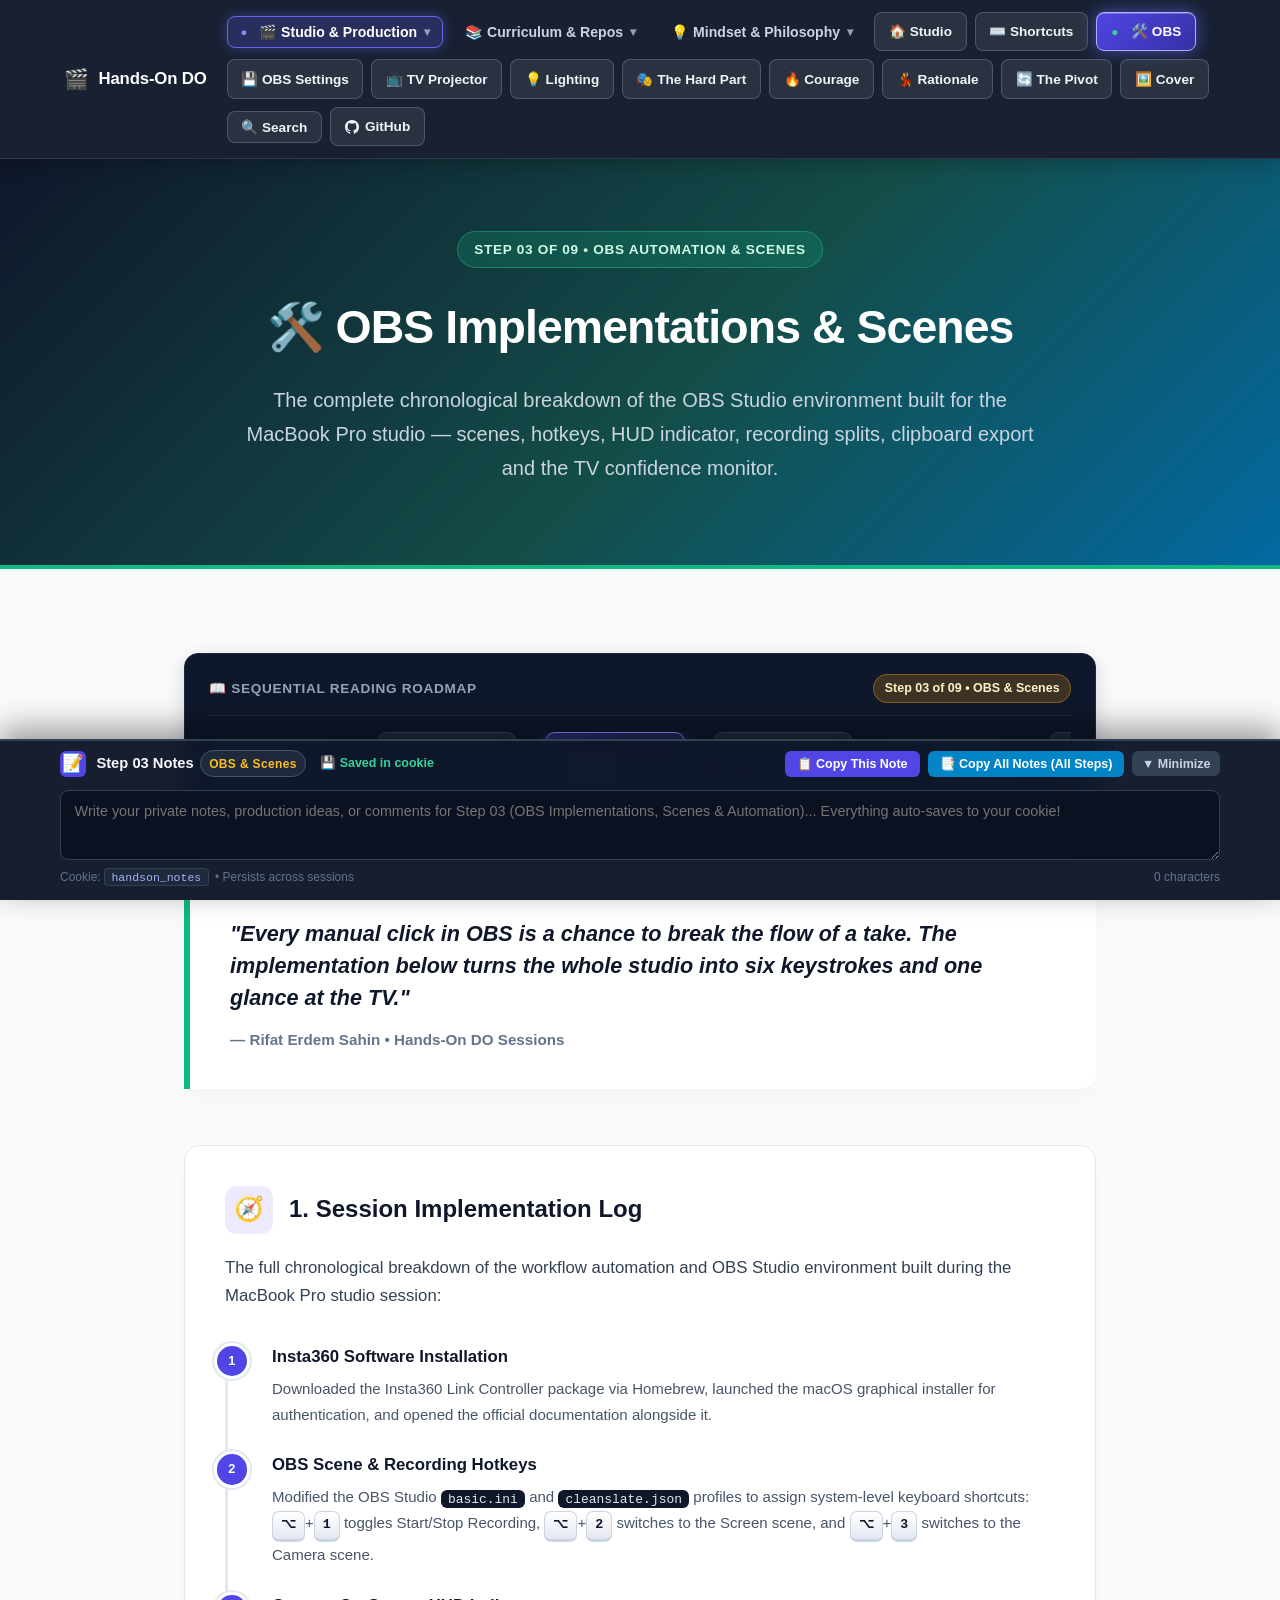
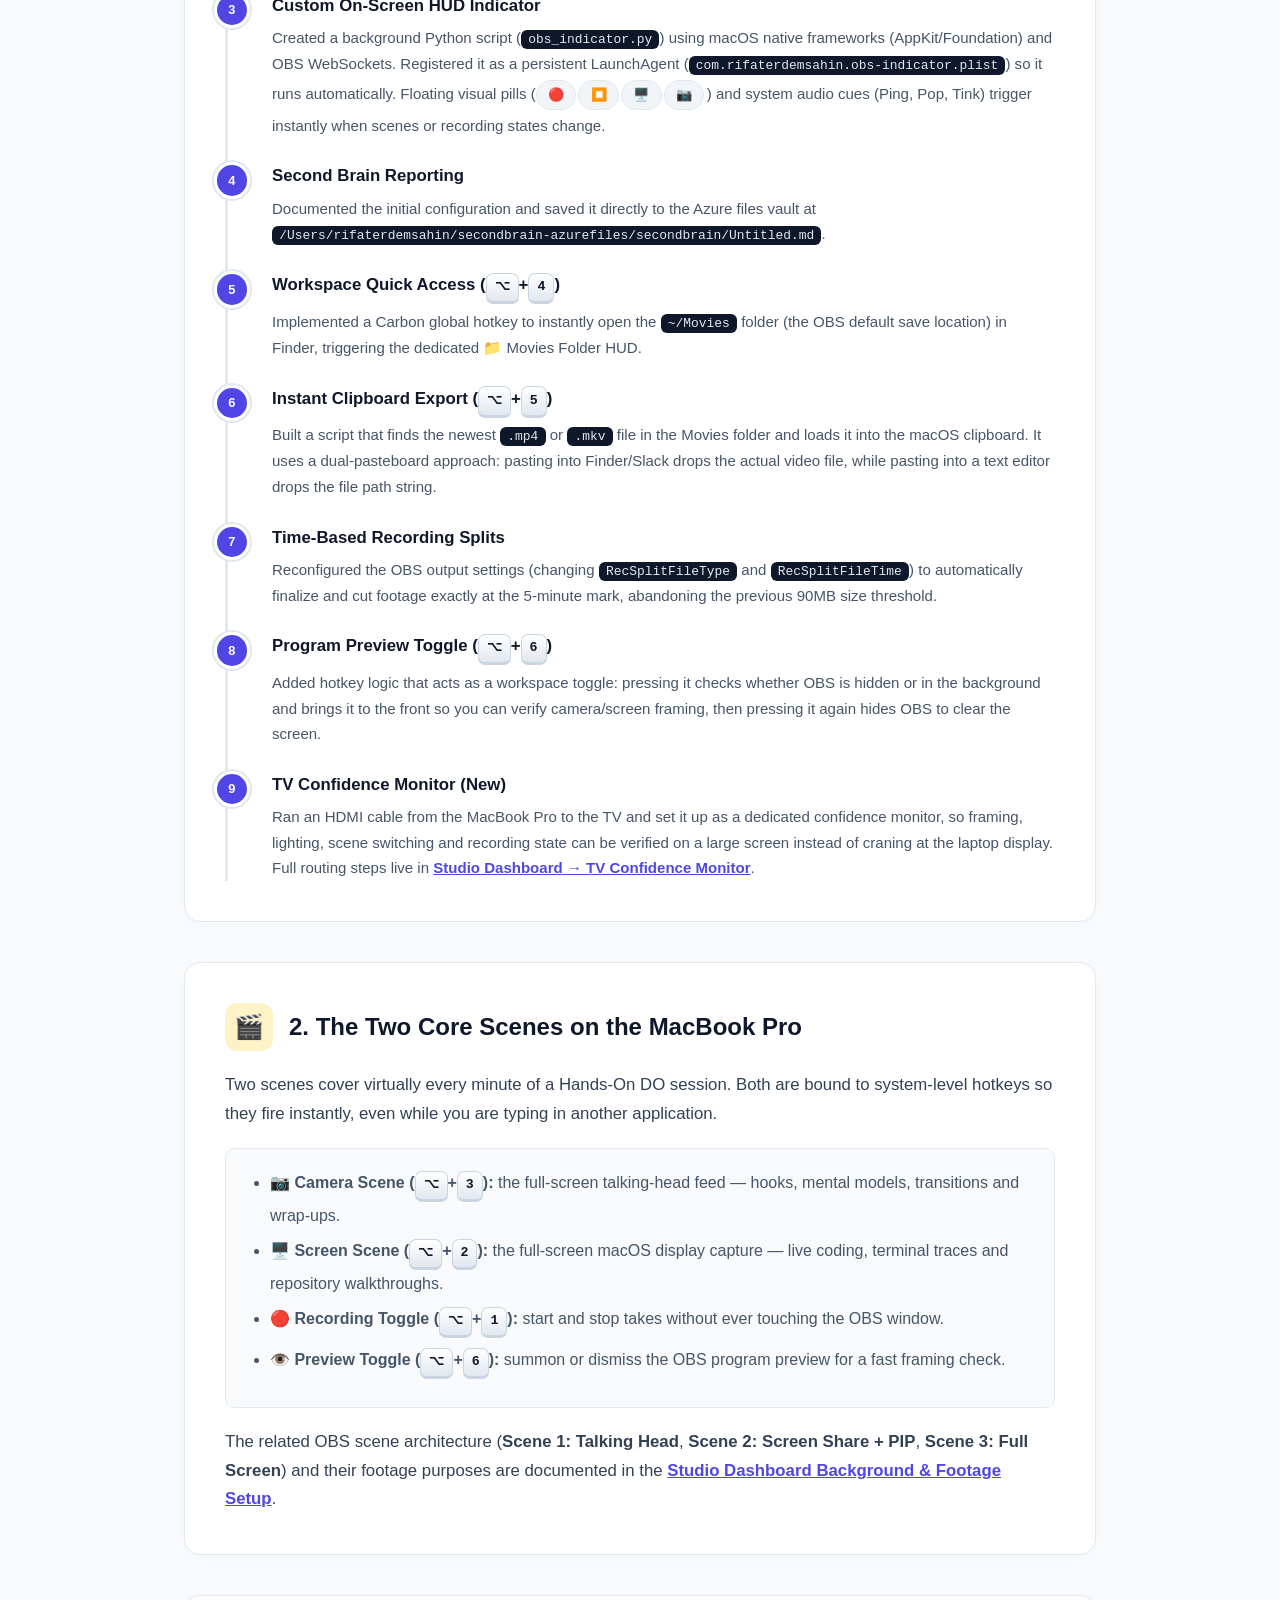
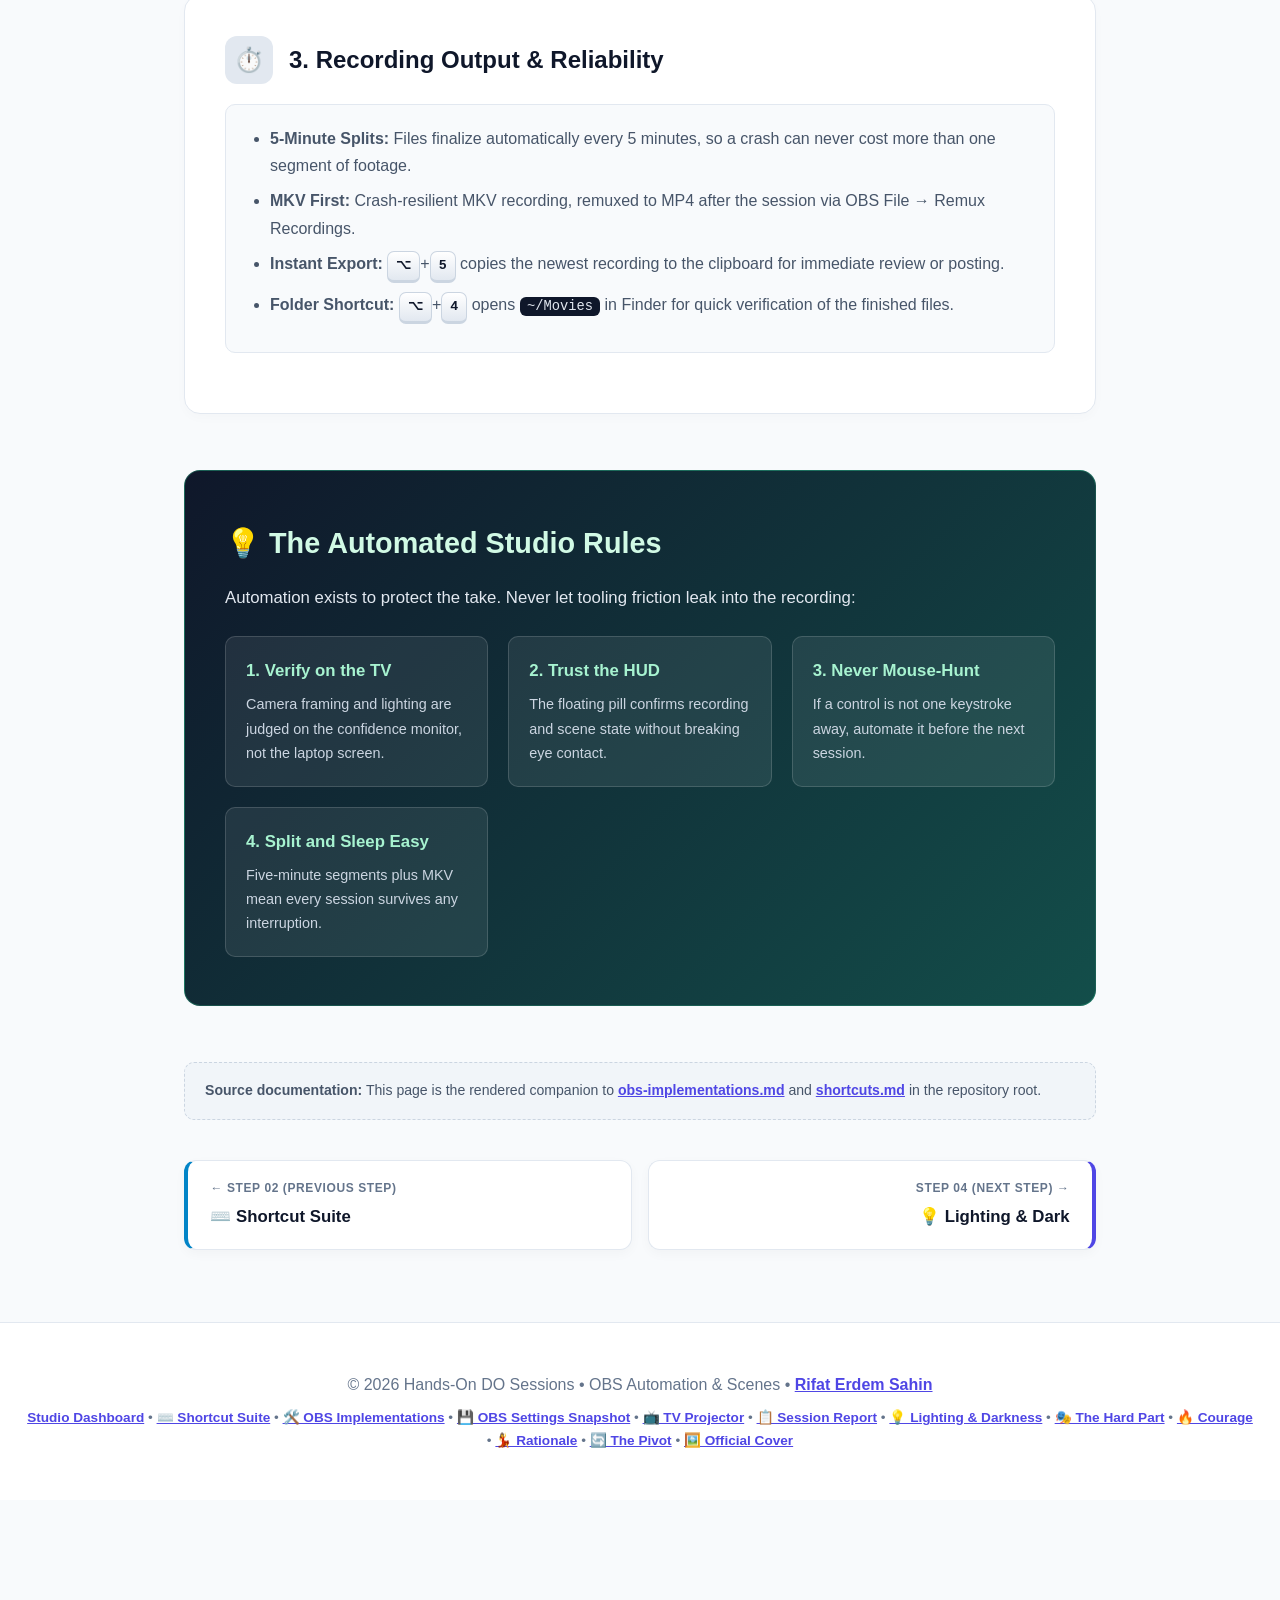
<file: obs-implementations.html>
<!DOCTYPE html>
<html lang="en">
<head>
    <meta charset="UTF-8">
    <meta name="viewport" content="width=device-width, initial-scale=1.0">
    <title>OBS Implementations &amp; Scenes | Hands-On DO Sessions</title>
    <link rel="stylesheet" href="notes-bar.css">
    <link rel="stylesheet" href="site-search.css">
    <style>
        :root {
            --primary: #4F46E5;
            --primary-hover: #4338CA;
            --primary-light: #EEF2FF;
            --secondary: #0284c7;
            --accent: #f59e0b;
            --accent-hover: #d97706;
            --success: #10B981;
            --dark: #0f172a;
            --dark-surface: #1e293b;
            --light: #f8fafc;
            --card-bg: #ffffff;
            --border: #e2e8f0;
            --gray: #64748b;
            --gray-light: #94a3b8;
        }

        * {
            margin: 0;
            padding: 0;
            box-sizing: border-box;
            font-family: -apple-system, BlinkMacSystemFont, "Segoe UI", Roboto, Oxygen, Ubuntu, Cantarell, "Helvetica Neue", sans-serif;
        }

        body {
            background-color: var(--light);
            color: var(--dark);
            line-height: 1.7;
        }

        /* Logically Grouped Shared Sticky Top Menu */
        .shared-nav {
            position: sticky;
            top: 0;
            z-index: 1000;
            background: rgba(15, 23, 42, 0.96);
            backdrop-filter: blur(12px);
            -webkit-backdrop-filter: blur(12px);
            border-bottom: 1px solid rgba(255, 255, 255, 0.1);
            box-shadow: 0 4px 20px rgba(0, 0, 0, 0.25);
        }

        .nav-container {
            max-width: 1200px;
            margin: 0 auto;
            padding: 0.75rem 1.5rem;
            display: flex;
            align-items: center;
            justify-content: space-between;
            gap: 1.25rem;
        }

        .nav-brand {
            display: flex;
            align-items: center;
            gap: 0.6rem;
            color: white;
            text-decoration: none;
            font-weight: 800;
            font-size: 1.05rem;
            letter-spacing: -0.01em;
            white-space: nowrap;
        }

        .nav-brand:hover {
            color: #c7d2fe;
        }

        .nav-icon {
            font-size: 1.25rem;
        }

        .nav-groups {
            display: flex;
            align-items: center;
            gap: 0.5rem;
            flex-wrap: wrap;
        }

        .nav-dropdown {
            position: relative;
        }

        .nav-drop-btn {
            background: transparent;
            border: 1px solid transparent;
            color: #cbd5e1;
            font-size: 0.88rem;
            font-weight: 600;
            padding: 0.45rem 0.8rem;
            border-radius: 8px;
            cursor: pointer;
            display: inline-flex;
            align-items: center;
            gap: 0.4rem;
            transition: all 0.2s ease;
        }

        .nav-drop-btn:hover, .nav-dropdown:focus-within .nav-drop-btn {
            color: #ffffff;
            background: rgba(255, 255, 255, 0.08);
            border-color: rgba(255, 255, 255, 0.15);
        }

        .drop-arrow {
            font-size: 0.75rem;
            color: #94a3b8;
            transition: transform 0.2s ease;
        }

        .nav-dropdown:hover .drop-arrow {
            transform: rotate(180deg);
        }

        .dropdown-menu {
            position: absolute;
            top: 100%;
            left: 0;
            background: #1e293b;
            border: 1px solid #334155;
            border-radius: 10px;
            padding: 0.5rem;
            min-width: 250px;
            box-shadow: 0 15px 30px rgba(0,0,0,0.3);
            display: none;
            flex-direction: column;
            gap: 0.25rem;
            z-index: 1001;
            margin-top: 0.35rem;
        }

        .nav-dropdown:hover .dropdown-menu,
        .nav-dropdown:focus-within .dropdown-menu {
            display: flex;
        }

        .dropdown-item {
            color: #cbd5e1;
            text-decoration: none;
            font-size: 0.85rem;
            font-weight: 500;
            padding: 0.55rem 0.85rem;
            border-radius: 6px;
            transition: all 0.15s ease;
            display: flex;
            align-items: center;
            gap: 0.5rem;
            white-space: nowrap;
        }

        .dropdown-item:hover {
            color: #ffffff;
            background: rgba(79, 70, 229, 0.3);
        }

        .nav-pill-btn {
            text-decoration: none;
            font-size: 0.85rem;
            font-weight: 600;
            padding: 0.45rem 0.85rem;
            border-radius: 8px;
            display: inline-flex;
            align-items: center;
            gap: 0.4rem;
            transition: all 0.2s ease;
            white-space: nowrap;
        }

        .gh-btn {
            background: rgba(255, 255, 255, 0.08);
            border: 1px solid rgba(255, 255, 255, 0.18);
            color: #f1f5f9;
        }

        .gh-btn:hover {
            background: rgba(255, 255, 255, 0.2);
            color: white;
        }

        /* Hero */
        header {
            background: linear-gradient(135deg, #0f172a 0%, #134e4a 55%, #0369a1 100%);
            color: white;
            padding: 4.5rem 2rem 3.5rem;
            text-align: center;
            border-bottom: 4px solid var(--success);
        }

        .header-badge {
            display: inline-flex;
            align-items: center;
            gap: 0.5rem;
            background: rgba(16, 185, 129, 0.2);
            border: 1px solid rgba(52, 211, 153, 0.35);
            color: #d1fae5;
            padding: 0.35rem 1rem;
            border-radius: 9999px;
            font-size: 0.85rem;
            font-weight: 600;
            letter-spacing: 0.05em;
            text-transform: uppercase;
            margin-bottom: 1.25rem;
        }

        header h1 {
            font-size: 2.9rem;
            font-weight: 800;
            letter-spacing: -0.02em;
            margin-bottom: 1rem;
        }

        header p {
            color: #cbd5e1;
            font-size: 1.25rem;
            max-width: 800px;
            margin: 0 auto 1.5rem;
        }

        .container {
            max-width: 960px;
            margin: 0 auto;
            padding: 3.5rem 1.5rem;
        }

        .hero-quote {
            background: #ffffff;
            border-left: 6px solid var(--success);
            padding: 2.25rem 2.5rem;
            border-radius: 0 16px 16px 0;
            box-shadow: 0 10px 25px -5px rgba(0, 0, 0, 0.04);
            margin-bottom: 3.5rem;
        }

        .hero-quote blockquote {
            font-size: 1.35rem;
            font-weight: 600;
            color: var(--dark);
            font-style: italic;
            margin-bottom: 0.75rem;
            line-height: 1.5;
        }

        .hero-quote cite {
            display: block;
            color: var(--gray);
            font-size: 0.95rem;
            font-style: normal;
            font-weight: 600;
        }

        .hard-card {
            background: #ffffff;
            border: 1px solid var(--border);
            border-radius: 16px;
            padding: 2.5rem;
            margin-bottom: 2.5rem;
            box-shadow: 0 4px 12px rgba(0, 0, 0, 0.02);
            transition: transform 0.2s ease;
        }

        .hard-card:hover {
            transform: translateY(-2px);
            box-shadow: 0 10px 24px rgba(0, 0, 0, 0.05);
        }

        .card-header {
            display: flex;
            align-items: center;
            gap: 1rem;
            margin-bottom: 1.25rem;
        }

        .icon-box {
            width: 48px;
            height: 48px;
            border-radius: 12px;
            display: flex;
            align-items: center;
            justify-content: center;
            font-size: 1.5rem;
            flex-shrink: 0;
        }

        .icon-install { background: #e0f2fe; color: #0369a1; }
        .icon-hotkey { background: #ede9fe; color: #6d28d9; }
        .icon-hud { background: #fef3c7; color: #b45309; }
        .icon-brain { background: #dcfce7; color: #15803d; }
        .icon-folder { background: #ffedd5; color: #c2410c; }
        .icon-clip { background: #fce7f3; color: #be185d; }
        .icon-split { background: #e2e8f0; color: #334155; }
        .icon-preview { background: #cffafe; color: #0e7490; }
        .icon-tv { background: #fee2e2; color: #b91c1c; }

        .card-header h2 {
            font-size: 1.5rem;
            font-weight: 700;
            color: var(--dark);
        }

        .hard-card p {
            font-size: 1.05rem;
            color: #334155;
            margin-bottom: 1.2rem;
        }

        .hard-card p:last-child {
            margin-bottom: 0;
        }

        .highlight-box {
            background: #f8fafc;
            border: 1px solid #e2e8f0;
            border-radius: 10px;
            padding: 1.25rem 1.5rem;
            margin: 1.25rem 0;
        }

        .highlight-box ul {
            padding-left: 1.25rem;
            color: #475569;
        }

        .highlight-box li {
            margin-bottom: 0.5rem;
        }

        kbd {
            display: inline-block;
            background: linear-gradient(180deg, #ffffff 0%, #e2e8f0 100%);
            border: 1px solid #cbd5e1;
            border-bottom-width: 3px;
            border-radius: 7px;
            padding: 0.15rem 0.5rem;
            font-family: ui-monospace, SFMono-Regular, Menlo, monospace;
            font-size: 0.83rem;
            font-weight: 700;
            color: #0f172a;
        }

        code {
            background: #0f172a;
            color: #e2e8f0;
            border-radius: 6px;
            padding: 0.12rem 0.45rem;
            font-size: 0.86em;
            font-family: ui-monospace, SFMono-Regular, Menlo, monospace;
        }

        .timeline {
            position: relative;
            margin: 2rem 0 0;
            padding-left: 1.5rem;
            border-left: 3px solid #e2e8f0;
        }

        .timeline-item {
            position: relative;
            padding: 0 0 1.5rem 1.25rem;
        }

        .timeline-item:last-child {
            padding-bottom: 0;
        }

        .timeline-item::before {
            content: attr(data-step);
            position: absolute;
            left: -2.4rem;
            top: 0;
            width: 1.9rem;
            height: 1.9rem;
            border-radius: 50%;
            background: var(--primary);
            color: white;
            font-size: 0.8rem;
            font-weight: 800;
            display: flex;
            align-items: center;
            justify-content: center;
            border: 3px solid #ffffff;
            box-shadow: 0 0 0 2px #e2e8f0;
        }

        .timeline-item h4 {
            font-size: 1.05rem;
            color: var(--dark);
            margin-bottom: 0.3rem;
        }

        .timeline-item p {
            font-size: 0.94rem;
            color: #475569;
            margin-bottom: 0;
        }

        .confirmation-pill {
            display: inline-block;
            background: #f1f5f9;
            border: 1px solid #e2e8f0;
            border-radius: 9999px;
            padding: 0.2rem 0.7rem;
            font-size: 0.82rem;
            font-weight: 600;
            color: #334155;
            white-space: nowrap;
            margin: 0.15rem 0.15rem 0.15rem 0;
        }

        .mantra-banner {
            background: linear-gradient(135deg, #0f172a 0%, #134e4a 100%);
            color: white;
            padding: 3rem 2.5rem;
            border-radius: 16px;
            margin: 3.5rem 0;
            border: 1px solid rgba(52, 211, 153, 0.3);
        }

        .mantra-banner h2 {
            font-size: 1.8rem;
            margin-bottom: 1rem;
            color: #d1fae5;
        }

        .mantra-banner p {
            color: #e2e8f0;
            font-size: 1.05rem;
            margin-bottom: 1.5rem;
        }

        .tips-grid {
            display: grid;
            grid-template-columns: repeat(auto-fit, minmax(260px, 1fr));
            gap: 1.25rem;
            margin-top: 1.5rem;
        }

        .tip-card {
            background: rgba(255, 255, 255, 0.08);
            border: 1px solid rgba(255, 255, 255, 0.15);
            padding: 1.25rem;
            border-radius: 10px;
        }

        .tip-card h4 {
            color: #a7f3d0;
            font-size: 1.05rem;
            margin-bottom: 0.4rem;
        }

        .tip-card p {
            font-size: 0.9rem;
            color: #cbd5e1;
            margin-bottom: 0;
        }

        .source-note {
            margin-top: 2.5rem;
            padding: 1rem 1.25rem;
            background: #f1f5f9;
            border: 1px dashed #cbd5e1;
            border-radius: 10px;
            font-size: 0.88rem;
            color: #475569;
        }

        footer {
            text-align: center;
            padding: 3rem 1.5rem;
            color: var(--gray);
            border-top: 1px solid var(--border);
            background: #ffffff;
        }

        @media (max-width: 900px) {
            .nav-container {
                flex-direction: column;
                align-items: stretch;
                gap: 0.6rem;
            }
            .nav-groups {
                justify-content: flex-start;
            }
            header h1 {
                font-size: 2.1rem;
            }
        }
    </style>
</head>
<body>

    <!-- Logically Grouped Shared Sticky Top Menu -->
    <nav class="shared-nav">
        <div class="nav-container">
            <a href="index.html" class="nav-brand">
                <span class="nav-icon">🎬</span>
                <span class="nav-title">Hands-On DO</span>
            </a>
            <div class="nav-groups">
                <!-- Group 1: Studio & Production -->
                <div class="nav-dropdown">
                    <button class="nav-drop-btn">
                        <span>🎬 Studio &amp; Production</span>
                        <span class="drop-arrow">▾</span>
                    </button>
                    <div class="dropdown-menu">
                        <a href="index.html" class="dropdown-item">🏠 Studio Dashboard</a>
                        <a href="shortcuts.html" class="dropdown-item">⌨️ Complete Shortcut Suite</a>
                        <a href="obs-implementations.html" class="dropdown-item nav-item-active">🛠️ OBS Implementations &amp; Scenes</a>
                        <a href="obs-settings.html" class="dropdown-item">💾 OBS Settings Snapshot</a>
                        <a href="tv-projector.html" class="dropdown-item">📺 TV Projector Automation</a>
                        <a href="session-report.html" class="dropdown-item">📋 Session Report</a>
                        <a href="lighting.html" class="dropdown-item">💡 A-Roll Lighting &amp; Darkness</a>
                        <a href="cover.html" class="dropdown-item">🖼️ Official Cover (1460x752)</a>
                        <a href="index.html#confidence-monitor" class="dropdown-item">🖥️ TV Confidence Monitor</a>
                        <a href="index.html#footage-setup" class="dropdown-item">🎥 Background &amp; Footage Setup</a>
                        <a href="index.html#checklist" class="dropdown-item">📋 5-Stage Pre-Shoot Checklist</a>
                        <a href="index.html#assistant" class="dropdown-item">🤖 Production Assistant Guide</a>
                    </div>
                </div>

                <!-- Group 2: Curriculum & Repos -->
                <div class="nav-dropdown">
                    <button class="nav-drop-btn">
                        <span>📚 Curriculum &amp; Repos</span>
                        <span class="drop-arrow">▾</span>
                    </button>
                    <div class="dropdown-menu">
                        <a href="index.html#thought-process" class="dropdown-item">🧠 The Age of AI Thought Process</a>
                        <a href="index.html#repos" class="dropdown-item">📦 Featured GitHub Repos</a>
                        <a href="index.html#schedule" class="dropdown-item">📅 3-Day Shoot Cadence</a>
                        <a href="index.html#curriculum" class="dropdown-item">📚 Modular Curriculum Blueprint</a>
                        <a href="index.html#pipeline" class="dropdown-item">🚀 Skool + YouTube Pipeline</a>
                    </div>
                </div>

                <!-- Group 3: Mindset & Philosophy -->
                <div class="nav-dropdown">
                    <button class="nav-drop-btn">
                        <span>💡 Mindset &amp; Philosophy</span>
                        <span class="drop-arrow">▾</span>
                    </button>
                    <div class="dropdown-menu">
                        <a href="rationale.html" class="dropdown-item">💃 The "Keep Dancing" Rationale</a>
                        <a href="hard-part.html" class="dropdown-item">🎭 The Hard Part: Be Yourself</a>
                        <a href="courage.html" class="dropdown-item">🔥 Courage: The Key to the Game</a>
                        <a href="pivot.html" class="dropdown-item">🔄 The 1-on-1 Pivot</a>
                    </div>
                </div>

                <!-- Standalone Action Buttons (All 9 Steps + Search + GitHub) -->
                <a href="index.html" class="nav-pill-btn gh-btn">🏠 Studio</a>
                <a href="shortcuts.html" class="nav-pill-btn gh-btn">⌨️ Shortcuts</a>
                <a href="obs-implementations.html" class="nav-pill-btn gh-btn nav-item-active">🛠️ OBS</a>
                <a href="obs-settings.html" class="nav-pill-btn gh-btn">💾 OBS Settings</a>
                <a href="tv-projector.html" class="nav-pill-btn gh-btn">📺 TV Projector</a>
                <a href="lighting.html" class="nav-pill-btn gh-btn">💡 Lighting</a>
                <a href="hard-part.html" class="nav-pill-btn gh-btn">🎭 The Hard Part</a>
                <a href="courage.html" class="nav-pill-btn gh-btn">🔥 Courage</a>
                <a href="rationale.html" class="nav-pill-btn gh-btn">💃 Rationale</a>
                <a href="pivot.html" class="nav-pill-btn gh-btn">🔄 The Pivot</a>
                <a href="cover.html" class="nav-pill-btn gh-btn">🖼️ Cover</a>
                <button type="button" id="site-search-trigger" class="nav-pill-btn gh-btn" aria-label="Search all site content">🔍 Search</button>
                <a href="https://github.com/rifaterdemsahin" target="_blank" class="nav-pill-btn gh-btn">
                    <svg width="14" height="14" viewBox="0 0 16 16" fill="currentColor"><path d="M8 0C3.58 0 0 3.58 0 8c0 3.54 2.29 6.53 5.47 7.59.4.07.55-.17.55-.38 0-.19-.01-.82-.01-1.49-2.01.37-2.53-.49-2.69-.94-.09-.23-.48-.94-.82-1.13-.28-.15-.68-.52-.01-.53.63-.01 1.08.58 1.23.82.72 1.21 1.87.87 2.33.66.07-.52.28-.87.51-1.07-1.78-.2-3.64-.89-3.64-3.95 0-.87.31-1.59.82-2.15-.08-.2-.36-1.02.08-2.12 0 0 .67-.21 2.2.82.64-.18 1.32-.27 2-.27.68 0 1.36.09 2 .27 1.53-1.04 2.2-.82 2.2-.82.44 1.1.16 1.92.08 2.12.51.56.82 1.27.82 2.15 0 3.07-1.87 3.75-3.65 3.95.29.25.54.73.54 1.48 0 1.07-.01 1.93-.01 2.2 0 .21.15.46.55.38A8.013 8.013 0 0016 8c0-4.42-3.58-8-8-8z"/></svg>
                    GitHub
                </a>
            </div>
        </div>
    </nav>

    <header>
        <div class="header-badge">Step 03 of 09 • OBS Automation &amp; Scenes</div>
        <h1>🛠️ OBS Implementations &amp; Scenes</h1>
        <p>The complete chronological breakdown of the OBS Studio environment built for the MacBook Pro studio — scenes, hotkeys, HUD indicator, recording splits, clipboard export and the TV confidence monitor.</p>
    </header>

    <div class="container">

        <!-- Sequential Reading Stepper Banner -->
        <div class="reading-stepper-wrap">
            <div class="stepper-header">
                <div class="stepper-heading">
                    <span>📖 Sequential Reading Roadmap</span>
                </div>
                <span class="stepper-current-badge">Step 03 of 09 • OBS & Scenes</span>
            </div>
            <div class="stepper-timeline">
                <a href="index.html" class="step-card">
                    <span class="step-card-num">Step 01</span>
                    <span class="step-card-title">🏠 Studio &amp; Rig</span>
                </a>
                <span class="step-arrow-divider">➔</span>
                <a href="shortcuts.html" class="step-card">
                    <span class="step-card-num">Step 02</span>
                    <span class="step-card-title">⌨️ Shortcut Suite</span>
                </a>
                <span class="step-arrow-divider">➔</span>
                <a href="obs-implementations.html" class="step-card active">
                    <span class="step-card-num">Step 03 (Active)</span>
                    <span class="step-card-title">🛠️ OBS & Scenes</span>
                </a>
                <span class="step-arrow-divider">➔</span>
                <a href="lighting.html" class="step-card">
                    <span class="step-card-num">Step 04</span>
                    <span class="step-card-title">💡 Lighting &amp; Dark</span>
                </a>
                <span class="step-arrow-divider">➔</span>
                <a href="hard-part.html" class="step-card">
                    <span class="step-card-num">Step 05</span>
                    <span class="step-card-title">🎭 The Hard Part</span>
                </a>
                <span class="step-arrow-divider">➔</span>
                <a href="courage.html" class="step-card">
                    <span class="step-card-num">Step 06</span>
                    <span class="step-card-title">🔥 Courage to DO</span>
                </a>
                <span class="step-arrow-divider">➔</span>
                <a href="rationale.html" class="step-card">
                    <span class="step-card-num">Step 07</span>
                    <span class="step-card-title">💃 The Rationale</span>
                </a>
                <span class="step-arrow-divider">➔</span>
                <a href="pivot.html" class="step-card">
                    <span class="step-card-num">Step 08</span>
                    <span class="step-card-title">🔄 The Pivot</span>
                </a>
                <span class="step-arrow-divider">➔</span>
                <a href="cover.html" class="step-card">
                    <span class="step-card-num">Step 09</span>
                    <span class="step-card-title">🖼️ Official Cover</span>
                </a>
            </div>
        </div>

        <!-- Core Quote -->
        <div class="hero-quote">
            <blockquote>
                "Every manual click in OBS is a chance to break the flow of a take. The implementation below turns the whole studio into six keystrokes and one glance at the TV."
            </blockquote>
            <cite>— Rifat Erdem Sahin &bull; Hands-On DO Sessions</cite>
        </div>

        <!-- Section 1: Chronological Implementation Log -->
        <div class="hard-card" id="implementation-log">
            <div class="card-header">
                <div class="icon-box icon-hotkey">🧭</div>
                <h2>1. Session Implementation Log</h2>
            </div>
            <p>
                The full chronological breakdown of the workflow automation and OBS Studio environment built during the MacBook Pro studio session:
            </p>
            <div class="timeline">
                <div class="timeline-item" data-step="1">
                    <h4 id="insta360">Insta360 Software Installation</h4>
                    <p>Downloaded the Insta360 Link Controller package via Homebrew, launched the macOS graphical installer for authentication, and opened the official documentation alongside it.</p>
                </div>
                <div class="timeline-item" data-step="2">
                    <h4 id="hotkeys">OBS Scene &amp; Recording Hotkeys</h4>
                    <p>Modified the OBS Studio <code>basic.ini</code> and <code>cleanslate.json</code> profiles to assign system-level keyboard shortcuts: <kbd>⌥</kbd>+<kbd>1</kbd> toggles Start/Stop Recording, <kbd>⌥</kbd>+<kbd>2</kbd> switches to the Screen scene, and <kbd>⌥</kbd>+<kbd>3</kbd> switches to the Camera scene.</p>
                </div>
                <div class="timeline-item" data-step="3">
                    <h4 id="hud">Custom On-Screen HUD Indicator</h4>
                    <p>Created a background Python script (<code>obs_indicator.py</code>) using macOS native frameworks (AppKit/Foundation) and OBS WebSockets. Registered it as a persistent LaunchAgent (<code>com.rifaterdemsahin.obs-indicator.plist</code>) so it runs automatically. Floating visual pills (<span class="confirmation-pill">🔴</span><span class="confirmation-pill">⏹️</span><span class="confirmation-pill">🖥️</span><span class="confirmation-pill">📷</span>) and system audio cues (Ping, Pop, Tink) trigger instantly when scenes or recording states change.</p>
                </div>
                <div class="timeline-item" data-step="4">
                    <h4 id="secondbrain">Second Brain Reporting</h4>
                    <p>Documented the initial configuration and saved it directly to the Azure files vault at <code>/Users/rifaterdemsahin/secondbrain-azurefiles/secondbrain/Untitled.md</code>.</p>
                </div>
                <div class="timeline-item" data-step="5">
                    <h4 id="movies">Workspace Quick Access (<kbd>⌥</kbd>+<kbd>4</kbd>)</h4>
                    <p>Implemented a Carbon global hotkey to instantly open the <code>~/Movies</code> folder (the OBS default save location) in Finder, triggering the dedicated 📁 Movies Folder HUD.</p>
                </div>
                <div class="timeline-item" data-step="6">
                    <h4 id="clipboard">Instant Clipboard Export (<kbd>⌥</kbd>+<kbd>5</kbd>)</h4>
                    <p>Built a script that finds the newest <code>.mp4</code> or <code>.mkv</code> file in the Movies folder and loads it into the macOS clipboard. It uses a dual-pasteboard approach: pasting into Finder/Slack drops the actual video file, while pasting into a text editor drops the file path string.</p>
                </div>
                <div class="timeline-item" data-step="7">
                    <h4 id="splits">Time-Based Recording Splits</h4>
                    <p>Reconfigured the OBS output settings (changing <code>RecSplitFileType</code> and <code>RecSplitFileTime</code>) to automatically finalize and cut footage exactly at the 5-minute mark, abandoning the previous 90MB size threshold.</p>
                </div>
                <div class="timeline-item" data-step="8">
                    <h4 id="preview">Program Preview Toggle (<kbd>⌥</kbd>+<kbd>6</kbd>)</h4>
                    <p>Added hotkey logic that acts as a workspace toggle: pressing it checks whether OBS is hidden or in the background and brings it to the front so you can verify camera/screen framing, then pressing it again hides OBS to clear the screen.</p>
                </div>
                <div class="timeline-item" data-step="9">
                    <h4 id="tv-confidence">TV Confidence Monitor (New)</h4>
                    <p>Ran an HDMI cable from the MacBook Pro to the TV and set it up as a dedicated confidence monitor, so framing, lighting, scene switching and recording state can be verified on a large screen instead of craning at the laptop display. Full routing steps live in <a href="index.html#confidence-monitor" style="color: var(--primary); font-weight: 700;">Studio Dashboard &rarr; TV Confidence Monitor</a>.</p>
                </div>
            </div>
        </div>

        <!-- Section 2: The Two Core Scenes -->
        <div class="hard-card" id="scenes">
            <div class="card-header">
                <div class="icon-box icon-hud">🎬</div>
                <h2>2. The Two Core Scenes on the MacBook Pro</h2>
            </div>
            <p>
                Two scenes cover virtually every minute of a Hands-On DO session. Both are bound to system-level hotkeys so they fire instantly, even while you are typing in another application.
            </p>
            <div class="highlight-box">
                <ul>
                    <li><strong>📷 Camera Scene (<kbd>⌥</kbd>+<kbd>3</kbd>):</strong> the full-screen talking-head feed — hooks, mental models, transitions and wrap-ups.</li>
                    <li><strong>🖥️ Screen Scene (<kbd>⌥</kbd>+<kbd>2</kbd>):</strong> the full-screen macOS display capture — live coding, terminal traces and repository walkthroughs.</li>
                    <li><strong>🔴 Recording Toggle (<kbd>⌥</kbd>+<kbd>1</kbd>):</strong> start and stop takes without ever touching the OBS window.</li>
                    <li><strong>👁️ Preview Toggle (<kbd>⌥</kbd>+<kbd>6</kbd>):</strong> summon or dismiss the OBS program preview for a fast framing check.</li>
                </ul>
            </div>
            <p>
                The related OBS scene architecture (<strong>Scene 1: Talking Head</strong>, <strong>Scene 2: Screen Share + PIP</strong>, <strong>Scene 3: Full Screen</strong>) and their footage purposes are documented in the <a href="index.html#footage-setup" style="color: var(--primary); font-weight: 700;">Studio Dashboard Background &amp; Footage Setup</a>.
            </p>
        </div>

        <!-- Section 3: Recording Output & Reliability -->
        <div class="hard-card">
            <div class="card-header">
                <div class="icon-box icon-split">⏱️</div>
                <h2>3. Recording Output &amp; Reliability</h2>
            </div>
            <div class="highlight-box">
                <ul>
                    <li><strong>5-Minute Splits:</strong> Files finalize automatically every 5 minutes, so a crash can never cost more than one segment of footage.</li>
                    <li><strong>MKV First:</strong> Crash-resilient MKV recording, remuxed to MP4 after the session via OBS File &rarr; Remux Recordings.</li>
                    <li><strong>Instant Export:</strong> <kbd>⌥</kbd>+<kbd>5</kbd> copies the newest recording to the clipboard for immediate review or posting.</li>
                    <li><strong>Folder Shortcut:</strong> <kbd>⌥</kbd>+<kbd>4</kbd> opens <code>~/Movies</code> in Finder for quick verification of the finished files.</li>
                </ul>
            </div>
        </div>

        <!-- Studio Mantra -->
        <div class="mantra-banner">
            <h2>💡 The Automated Studio Rules</h2>
            <p>Automation exists to protect the take. Never let tooling friction leak into the recording:</p>
            <div class="tips-grid">
                <div class="tip-card">
                    <h4>1. Verify on the TV</h4>
                    <p>Camera framing and lighting are judged on the confidence monitor, not the laptop screen.</p>
                </div>
                <div class="tip-card">
                    <h4>2. Trust the HUD</h4>
                    <p>The floating pill confirms recording and scene state without breaking eye contact.</p>
                </div>
                <div class="tip-card">
                    <h4>3. Never Mouse-Hunt</h4>
                    <p>If a control is not one keystroke away, automate it before the next session.</p>
                </div>
                <div class="tip-card">
                    <h4>4. Split and Sleep Easy</h4>
                    <p>Five-minute segments plus MKV mean every session survives any interruption.</p>
                </div>
            </div>
        </div>

        <div class="source-note">
            <strong>Source documentation:</strong> This page is the rendered companion to <a href="obs-implementations.md" style="color: var(--primary); font-weight: 700;">obs-implementations.md</a> and <a href="shortcuts.md" style="color: var(--primary); font-weight: 700;">shortcuts.md</a> in the repository root.
        </div>

        <!-- Sequential Step Jump Controls -->
        <div class="step-nav-bar">
            <a href="shortcuts.html" class="step-nav-btn prev-step">
                <span class="step-nav-hint">← Step 02 (Previous Step)</span>
                <span class="step-nav-label">⌨️ Shortcut Suite</span>
            </a>
            <a href="lighting.html" class="step-nav-btn next-step">
                <span class="step-nav-hint">Step 04 (Next Step) →</span>
                <span class="step-nav-label">💡 Lighting & Dark</span>
            </a>
        </div>

    </div>

    <footer>
        <p>&copy; 2026 Hands-On DO Sessions &bull; OBS Automation &amp; Scenes &bull; <a href="https://github.com/rifaterdemsahin" target="_blank" style="color: var(--primary); font-weight: 600;">Rifat Erdem Sahin</a></p>
        <p style="margin-top: 0.5rem; font-size: 0.85rem;">
            <a href="index.html" style="color: var(--primary); font-weight: 600;">Studio Dashboard</a> &bull;
            <a href="shortcuts.html" style="color: var(--primary); font-weight: 600;">⌨️ Shortcut Suite</a> &bull;
            <a href="obs-implementations.html" style="color: var(--primary); font-weight: 600;">🛠️ OBS Implementations</a> &bull;
            <a href="obs-settings.html" style="color: var(--primary); font-weight: 600;">💾 OBS Settings Snapshot</a> &bull;
            <a href="tv-projector.html" style="color: var(--primary); font-weight: 600;">📺 TV Projector</a> &bull;
            <a href="session-report.html" style="color: var(--primary); font-weight: 600;">📋 Session Report</a> &bull;
            <a href="lighting.html" style="color: var(--primary); font-weight: 600;">💡 Lighting &amp; Darkness</a> &bull;
            <a href="hard-part.html" style="color: var(--primary); font-weight: 600;">🎭 The Hard Part</a> &bull;
            <a href="courage.html" style="color: var(--primary); font-weight: 600;">🔥 Courage</a> &bull;
            <a href="rationale.html" style="color: var(--primary); font-weight: 600;">💃 Rationale</a> &bull;
            <a href="pivot.html" style="color: var(--primary); font-weight: 600;">🔄 The Pivot</a> &bull;
            <a href="cover.html" style="color: var(--primary); font-weight: 600;">🖼️ Official Cover</a>
        </p>
    </footer>

    <script src="notes-bar.js" defer></script>
    <script src="site-search.js" defer></script>
</body>
</html>
</file>
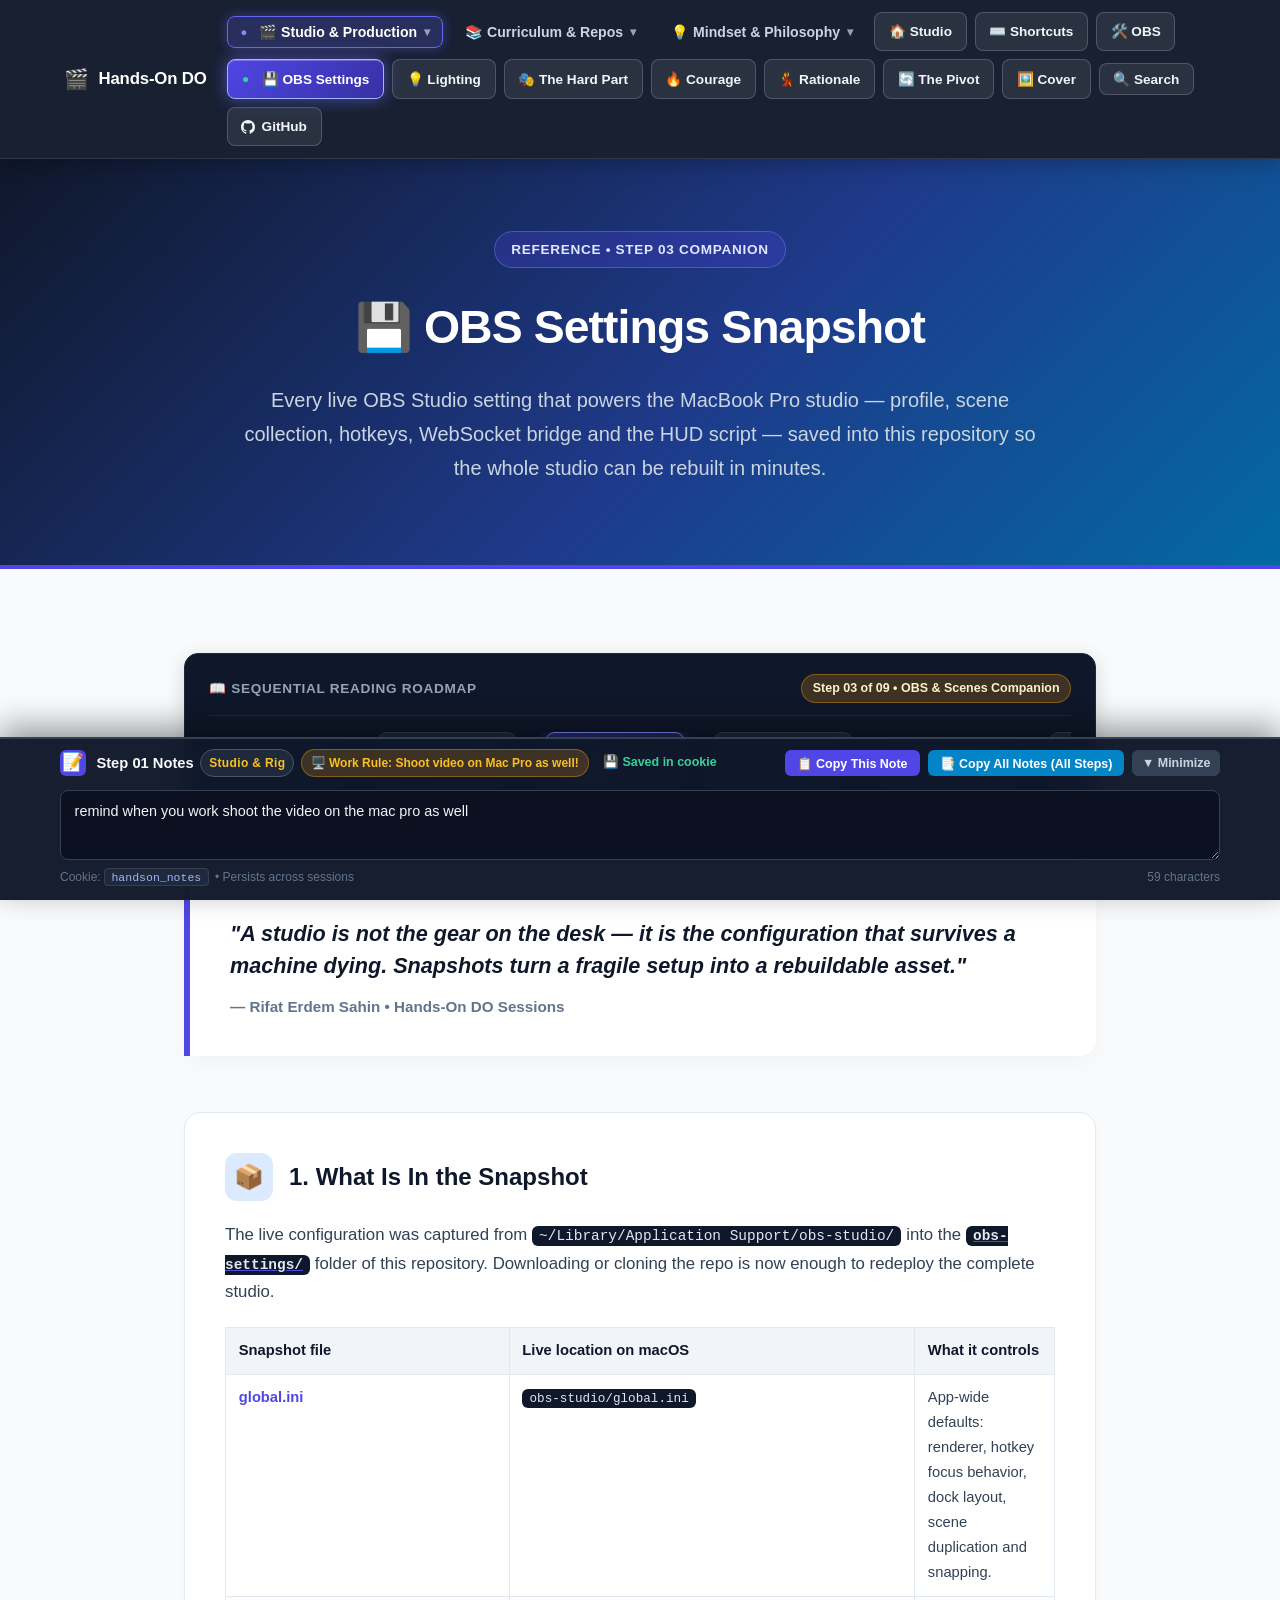
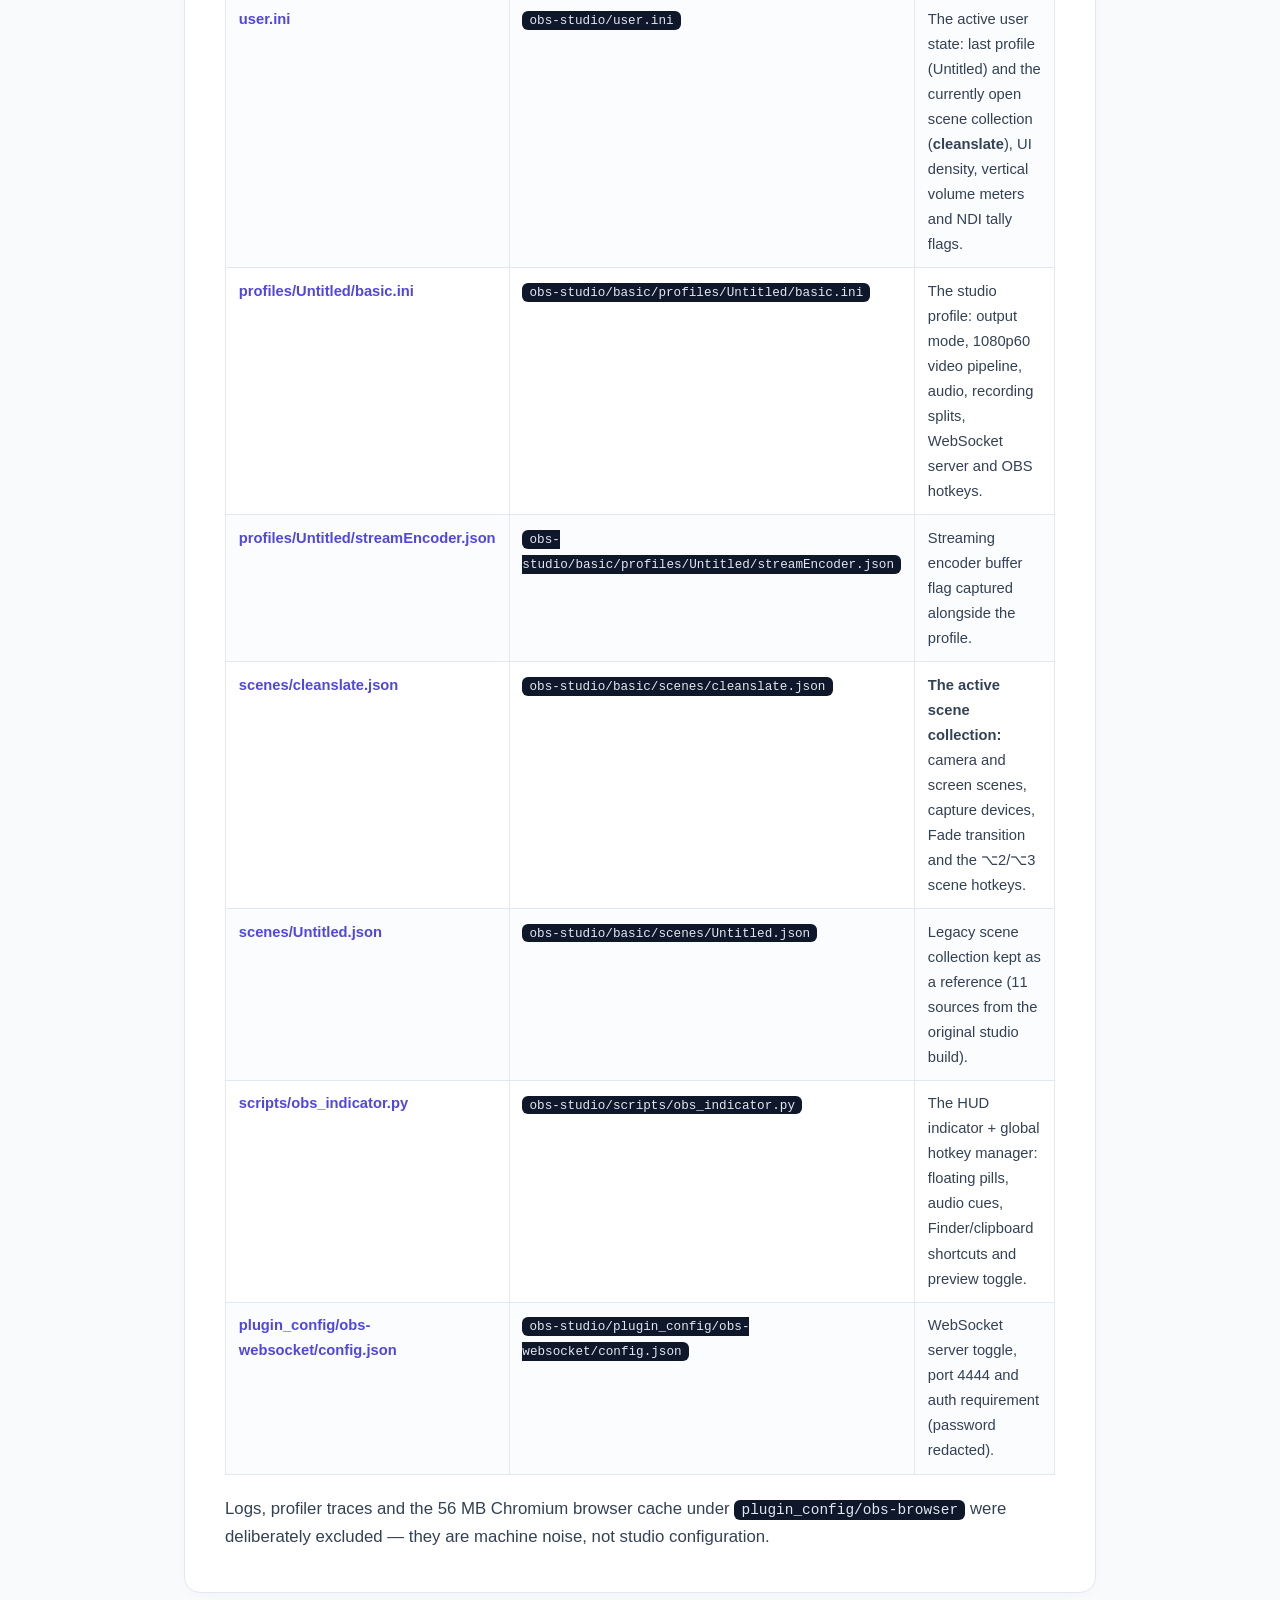
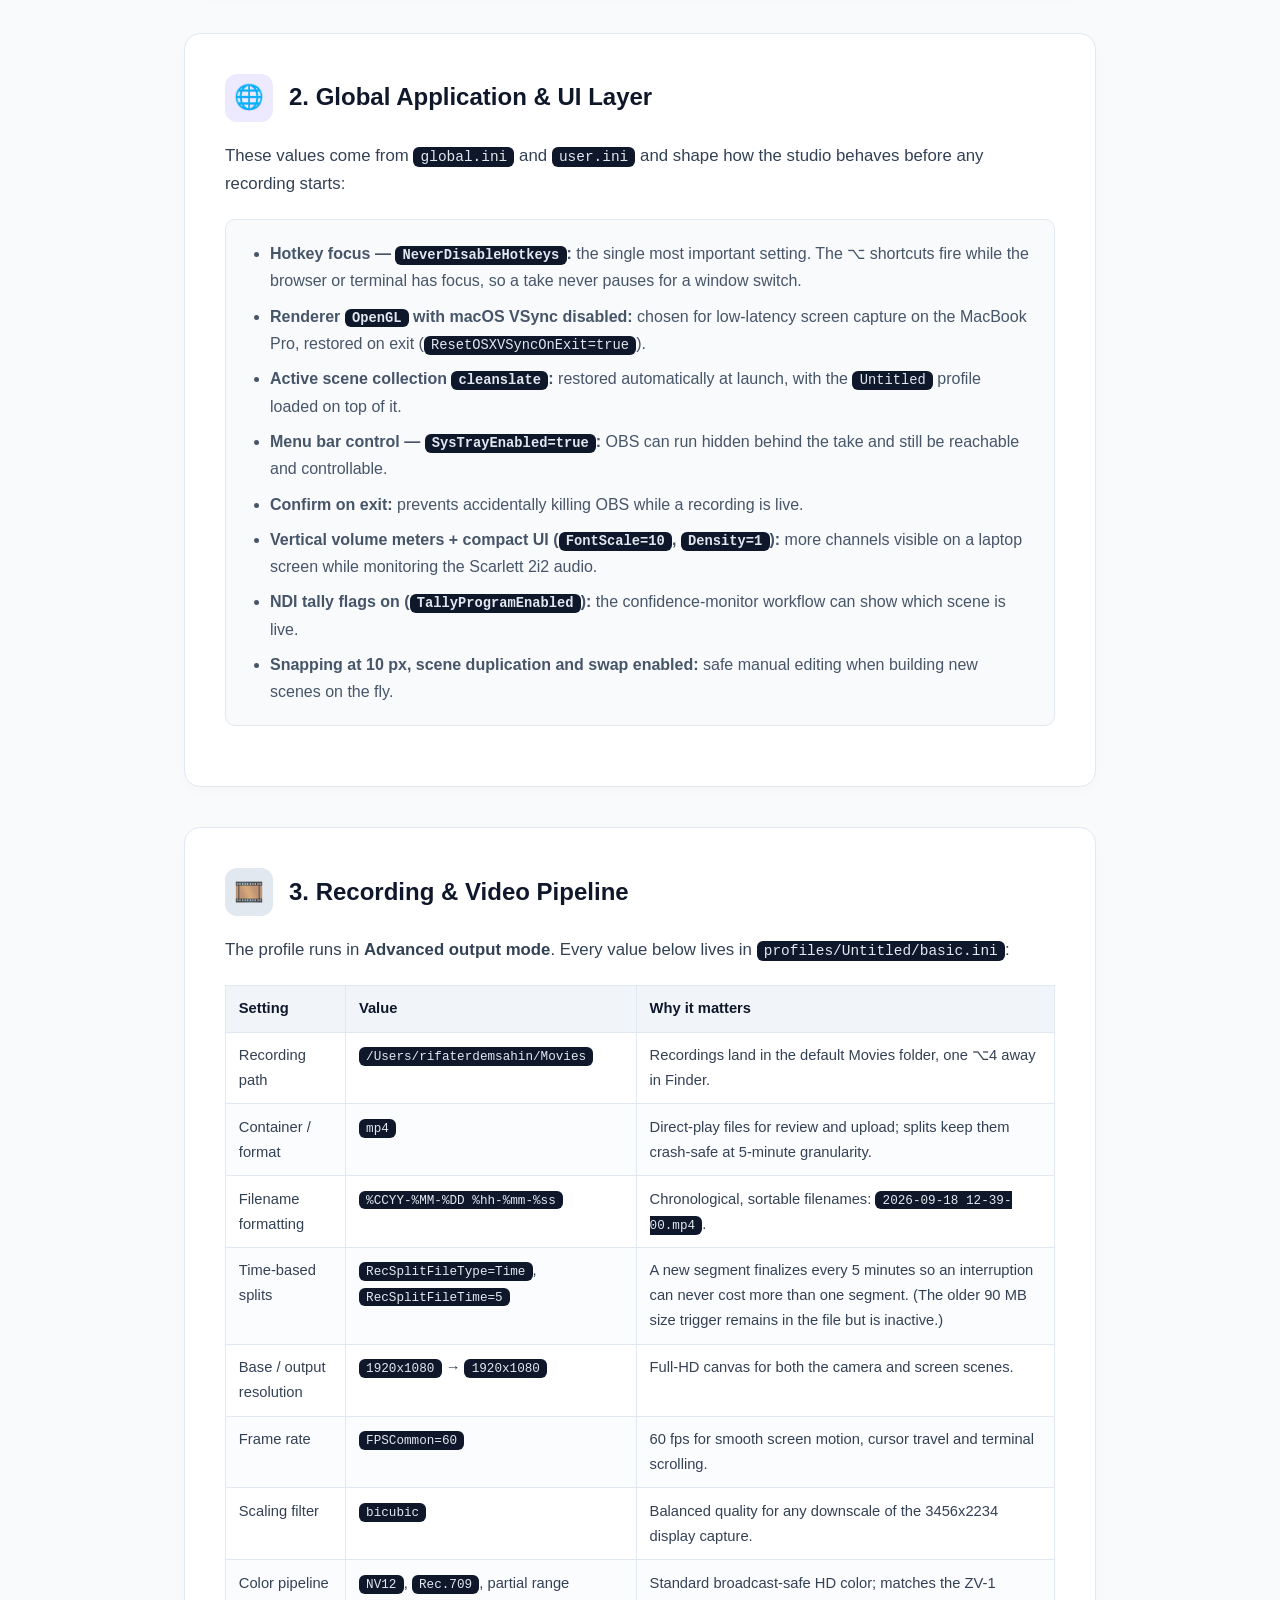
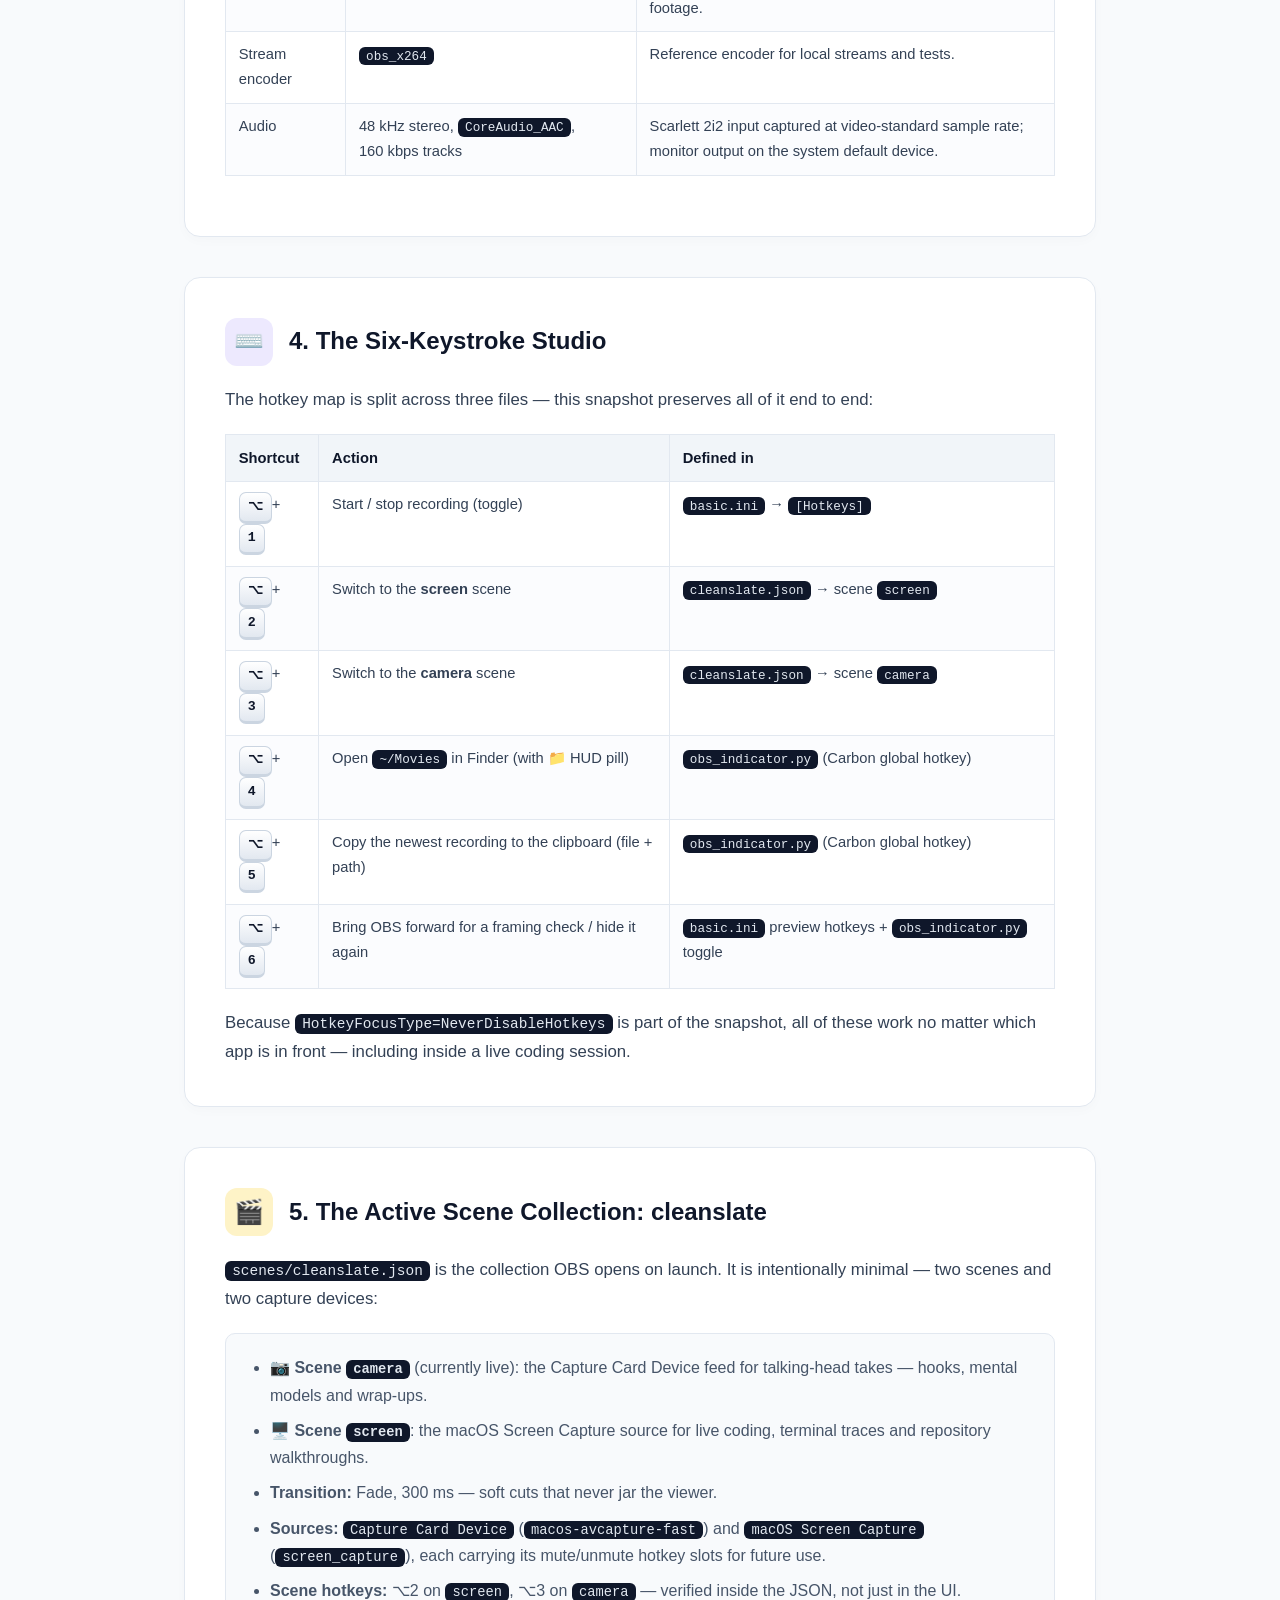
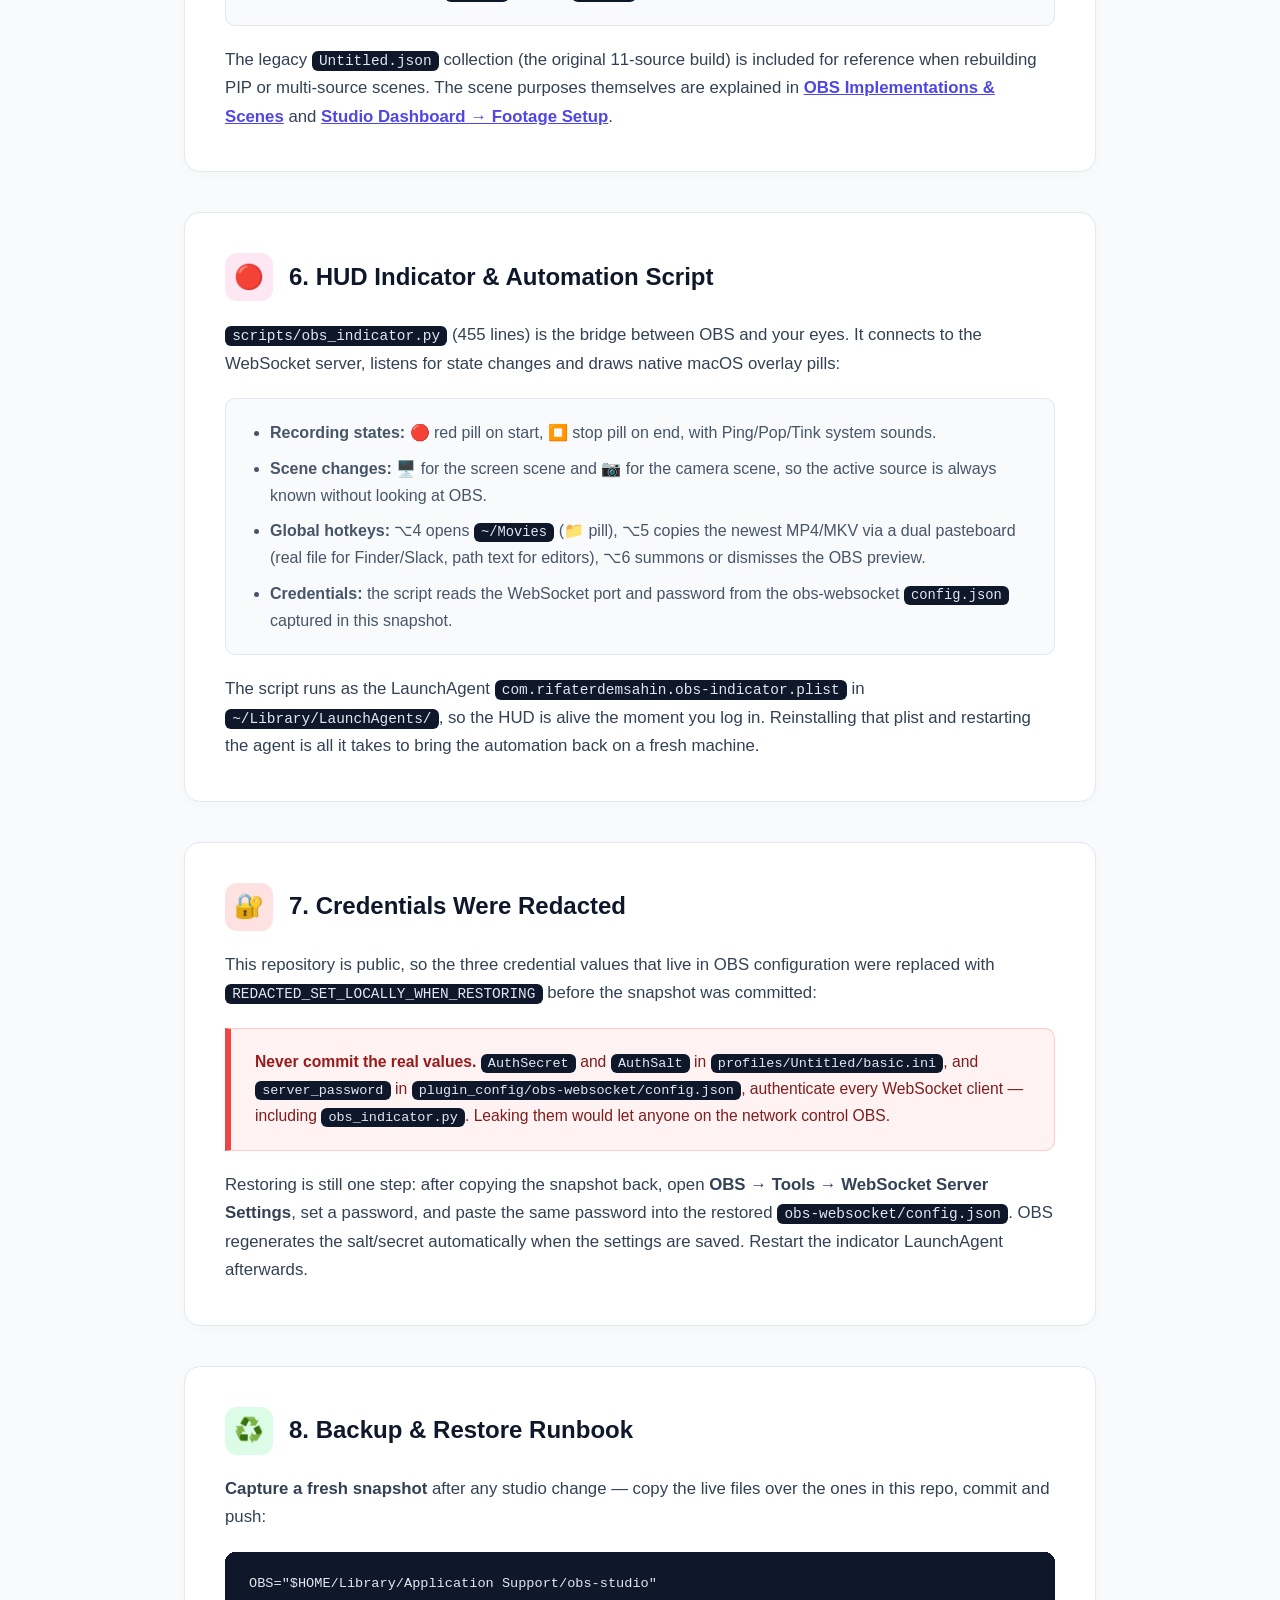
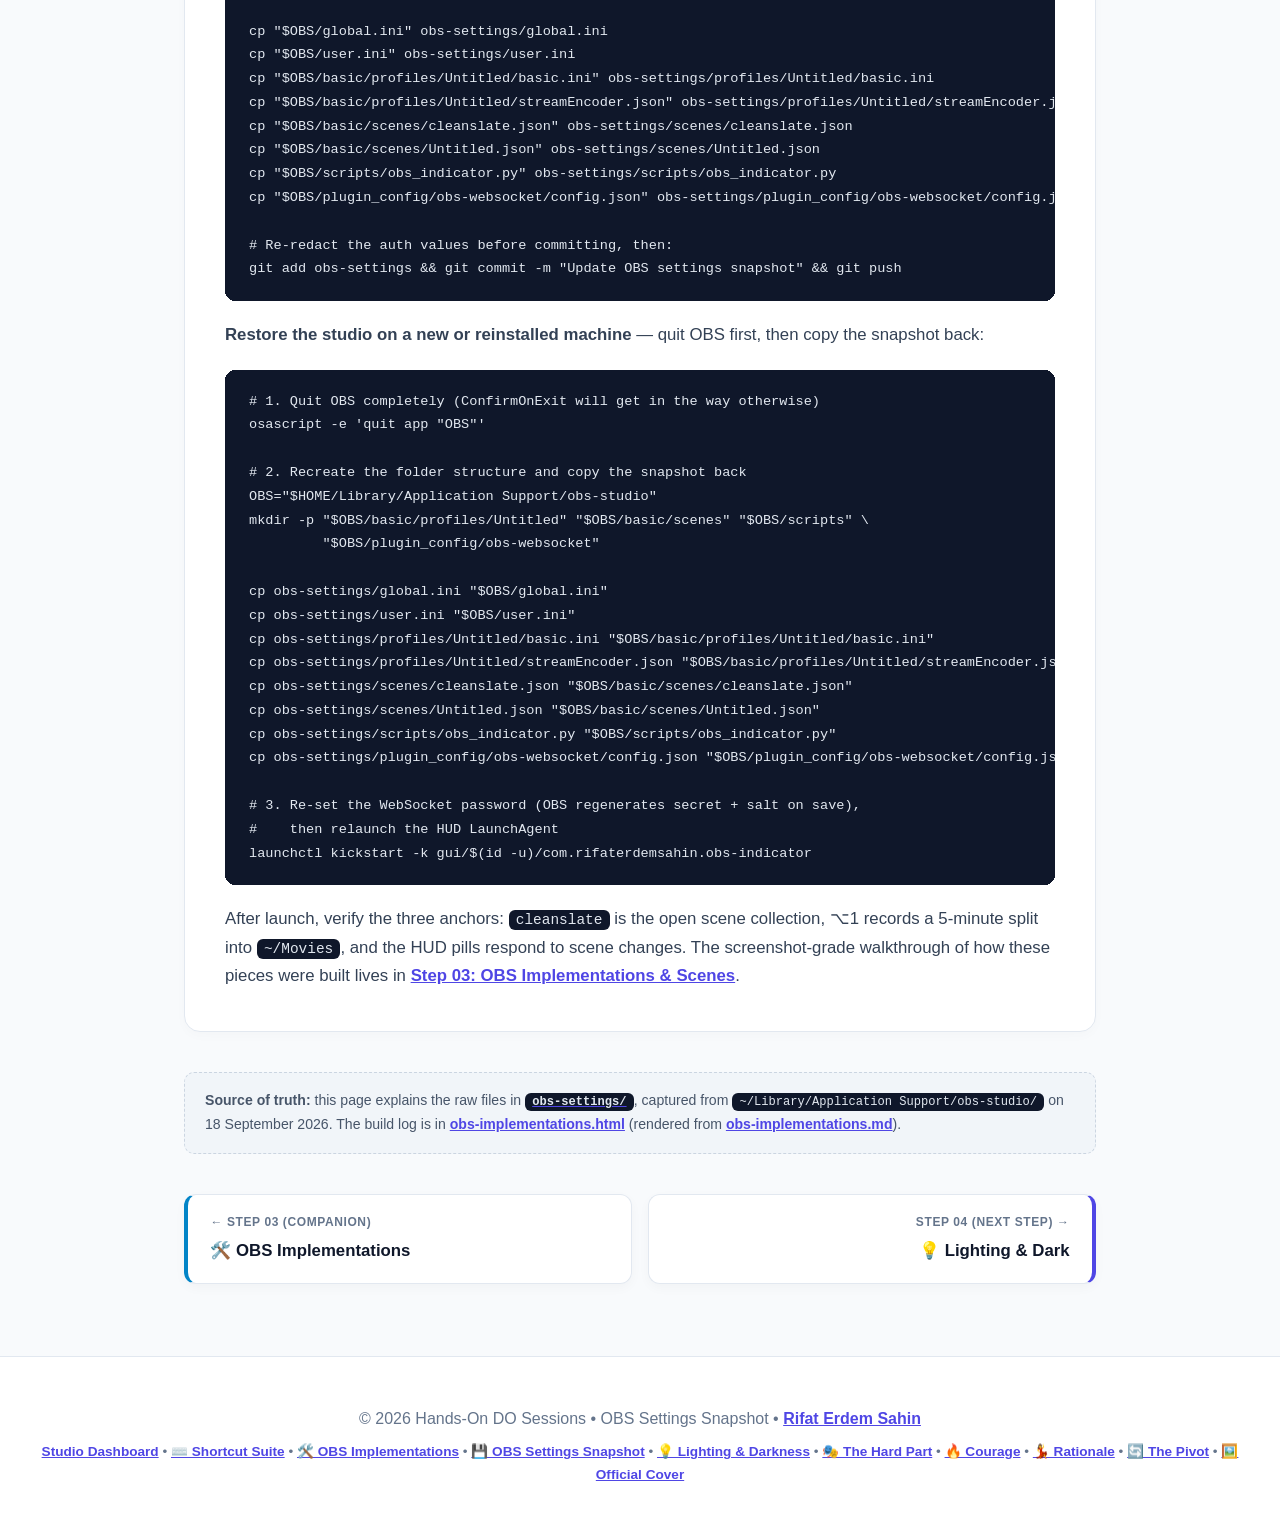
<file: obs-settings.html>
<!DOCTYPE html>
<html lang="en">
<head>
    <meta charset="UTF-8">
    <meta name="viewport" content="width=device-width, initial-scale=1.0">
    <title>OBS Settings Snapshot | Hands-On DO Sessions</title>
    <link rel="stylesheet" href="notes-bar.css">
    <link rel="stylesheet" href="site-search.css">
    <style>
        :root {
            --primary: #4F46E5;
            --primary-hover: #4338CA;
            --primary-light: #EEF2FF;
            --secondary: #0284c7;
            --accent: #f59e0b;
            --accent-hover: #d97706;
            --success: #10B981;
            --dark: #0f172a;
            --dark-surface: #1e293b;
            --light: #f8fafc;
            --card-bg: #ffffff;
            --border: #e2e8f0;
            --gray: #64748b;
            --gray-light: #94a3b8;
        }

        * {
            margin: 0;
            padding: 0;
            box-sizing: border-box;
            font-family: -apple-system, BlinkMacSystemFont, "Segoe UI", Roboto, Oxygen, Ubuntu, Cantarell, "Helvetica Neue", sans-serif;
        }

        body {
            background-color: var(--light);
            color: var(--dark);
            line-height: 1.7;
        }

        /* Logically Grouped Shared Sticky Top Menu */
        .shared-nav {
            position: sticky;
            top: 0;
            z-index: 1000;
            background: rgba(15, 23, 42, 0.96);
            backdrop-filter: blur(12px);
            -webkit-backdrop-filter: blur(12px);
            border-bottom: 1px solid rgba(255, 255, 255, 0.1);
            box-shadow: 0 4px 20px rgba(0, 0, 0, 0.25);
        }

        .nav-container {
            max-width: 1200px;
            margin: 0 auto;
            padding: 0.75rem 1.5rem;
            display: flex;
            align-items: center;
            justify-content: space-between;
            gap: 1.25rem;
        }

        .nav-brand {
            display: flex;
            align-items: center;
            gap: 0.6rem;
            color: white;
            text-decoration: none;
            font-weight: 800;
            font-size: 1.05rem;
            letter-spacing: -0.01em;
            white-space: nowrap;
        }

        .nav-brand:hover {
            color: #c7d2fe;
        }

        .nav-icon {
            font-size: 1.25rem;
        }

        .nav-groups {
            display: flex;
            align-items: center;
            gap: 0.5rem;
            flex-wrap: wrap;
        }

        .nav-dropdown {
            position: relative;
        }

        .nav-drop-btn {
            background: transparent;
            border: 1px solid transparent;
            color: #cbd5e1;
            font-size: 0.88rem;
            font-weight: 600;
            padding: 0.45rem 0.8rem;
            border-radius: 8px;
            cursor: pointer;
            display: inline-flex;
            align-items: center;
            gap: 0.4rem;
            transition: all 0.2s ease;
        }

        .nav-drop-btn:hover, .nav-dropdown:focus-within .nav-drop-btn {
            color: #ffffff;
            background: rgba(255, 255, 255, 0.08);
            border-color: rgba(255, 255, 255, 0.15);
        }

        .drop-arrow {
            font-size: 0.75rem;
            color: #94a3b8;
            transition: transform 0.2s ease;
        }

        .nav-dropdown:hover .drop-arrow {
            transform: rotate(180deg);
        }

        .dropdown-menu {
            position: absolute;
            top: 100%;
            left: 0;
            background: #1e293b;
            border: 1px solid #334155;
            border-radius: 10px;
            padding: 0.5rem;
            min-width: 250px;
            box-shadow: 0 15px 30px rgba(0,0,0,0.3);
            display: none;
            flex-direction: column;
            gap: 0.25rem;
            z-index: 1001;
            margin-top: 0.35rem;
        }

        .nav-dropdown:hover .dropdown-menu,
        .nav-dropdown:focus-within .dropdown-menu {
            display: flex;
        }

        .dropdown-item {
            color: #cbd5e1;
            text-decoration: none;
            font-size: 0.85rem;
            font-weight: 500;
            padding: 0.55rem 0.85rem;
            border-radius: 6px;
            transition: all 0.15s ease;
            display: flex;
            align-items: center;
            gap: 0.5rem;
            white-space: nowrap;
        }

        .dropdown-item:hover {
            color: #ffffff;
            background: rgba(79, 70, 229, 0.3);
        }

        .nav-pill-btn {
            text-decoration: none;
            font-size: 0.85rem;
            font-weight: 600;
            padding: 0.45rem 0.85rem;
            border-radius: 8px;
            display: inline-flex;
            align-items: center;
            gap: 0.4rem;
            transition: all 0.2s ease;
            white-space: nowrap;
        }

        .gh-btn {
            background: rgba(255, 255, 255, 0.08);
            border: 1px solid rgba(255, 255, 255, 0.18);
            color: #f1f5f9;
        }

        .gh-btn:hover {
            background: rgba(255, 255, 255, 0.2);
            color: white;
        }

        /* Hero */
        header {
            background: linear-gradient(135deg, #0f172a 0%, #1e3a8a 55%, #0369a1 100%);
            color: white;
            padding: 4.5rem 2rem 3.5rem;
            text-align: center;
            border-bottom: 4px solid var(--primary);
        }

        .header-badge {
            display: inline-flex;
            align-items: center;
            gap: 0.5rem;
            background: rgba(79, 70, 229, 0.25);
            border: 1px solid rgba(129, 140, 248, 0.4);
            color: #e0e7ff;
            padding: 0.35rem 1rem;
            border-radius: 9999px;
            font-size: 0.85rem;
            font-weight: 600;
            letter-spacing: 0.05em;
            text-transform: uppercase;
            margin-bottom: 1.25rem;
        }

        header h1 {
            font-size: 2.9rem;
            font-weight: 800;
            letter-spacing: -0.02em;
            margin-bottom: 1rem;
        }

        header p {
            color: #cbd5e1;
            font-size: 1.25rem;
            max-width: 800px;
            margin: 0 auto 1.5rem;
        }

        .container {
            max-width: 960px;
            margin: 0 auto;
            padding: 3.5rem 1.5rem;
        }

        .hero-quote {
            background: #ffffff;
            border-left: 6px solid var(--primary);
            padding: 2.25rem 2.5rem;
            border-radius: 0 16px 16px 0;
            box-shadow: 0 10px 25px -5px rgba(0, 0, 0, 0.04);
            margin-bottom: 3.5rem;
        }

        .hero-quote blockquote {
            font-size: 1.35rem;
            font-weight: 600;
            color: var(--dark);
            font-style: italic;
            margin-bottom: 0.75rem;
            line-height: 1.5;
        }

        .hero-quote cite {
            display: block;
            color: var(--gray);
            font-size: 0.95rem;
            font-style: normal;
            font-weight: 600;
        }

        .hard-card {
            background: #ffffff;
            border: 1px solid var(--border);
            border-radius: 16px;
            padding: 2.5rem;
            margin-bottom: 2.5rem;
            box-shadow: 0 4px 12px rgba(0, 0, 0, 0.02);
            transition: transform 0.2s ease;
        }

        .hard-card:hover {
            transform: translateY(-2px);
            box-shadow: 0 10px 24px rgba(0, 0, 0, 0.05);
        }

        .card-header {
            display: flex;
            align-items: center;
            gap: 1rem;
            margin-bottom: 1.25rem;
        }

        .icon-box {
            width: 48px;
            height: 48px;
            border-radius: 12px;
            display: flex;
            align-items: center;
            justify-content: center;
            font-size: 1.5rem;
            flex-shrink: 0;
        }

        .icon-save { background: #dbeafe; color: #1d4ed8; }
        .icon-global { background: #ede9fe; color: #6d28d9; }
        .icon-output { background: #e2e8f0; color: #334155; }
        .icon-hotkey { background: #ede9fe; color: #6d28d9; }
        .icon-scenes { background: #fef3c7; color: #b45309; }
        .icon-hud { background: #fce7f3; color: #be185d; }
        .icon-secret { background: #fee2e2; color: #b91c1c; }
        .icon-restore { background: #dcfce7; color: #15803d; }

        .card-header h2 {
            font-size: 1.5rem;
            font-weight: 700;
            color: var(--dark);
        }

        .hard-card p {
            font-size: 1.05rem;
            color: #334155;
            margin-bottom: 1.2rem;
        }

        .hard-card p:last-child {
            margin-bottom: 0;
        }

        .highlight-box {
            background: #f8fafc;
            border: 1px solid #e2e8f0;
            border-radius: 10px;
            padding: 1.25rem 1.5rem;
            margin: 1.25rem 0;
        }

        .highlight-box ul {
            padding-left: 1.25rem;
            color: #475569;
        }

        .highlight-box li {
            margin-bottom: 0.5rem;
        }

        .highlight-box li:last-child {
            margin-bottom: 0;
        }

        .settings-table {
            width: 100%;
            border-collapse: collapse;
            margin: 1.25rem 0;
            font-size: 0.92rem;
        }

        .settings-table th {
            text-align: left;
            background: #f1f5f9;
            color: #0f172a;
            font-weight: 700;
            padding: 0.65rem 0.8rem;
            border: 1px solid var(--border);
            white-space: nowrap;
        }

        .settings-table td {
            padding: 0.65rem 0.8rem;
            border: 1px solid var(--border);
            color: #334155;
            vertical-align: top;
        }

        .settings-table tbody tr:nth-child(even) {
            background: #fbfcfe;
        }

        .settings-table a {
            color: var(--primary);
            font-weight: 600;
            text-decoration: none;
        }

        .settings-table a:hover {
            text-decoration: underline;
        }

        .code-block {
            background: #0f172a;
            color: #e2e8f0;
            border-radius: 10px;
            padding: 1.25rem 1.5rem;
            font-family: ui-monospace, SFMono-Regular, Menlo, monospace;
            font-size: 0.85rem;
            line-height: 1.75;
            overflow-x: auto;
            margin: 1.25rem 0;
            white-space: pre;
        }

        .callout-danger {
            background: #fef2f2;
            border: 1px solid #fecaca;
            border-left: 6px solid #ef4444;
            border-radius: 0 10px 10px 0;
            padding: 1.25rem 1.5rem;
            margin: 1.25rem 0;
            color: #7f1d1d;
            font-size: 0.98rem;
        }

        .callout-danger strong {
            color: #991b1b;
        }

        kbd {
            display: inline-block;
            background: linear-gradient(180deg, #ffffff 0%, #e2e8f0 100%);
            border: 1px solid #cbd5e1;
            border-bottom-width: 3px;
            border-radius: 7px;
            padding: 0.15rem 0.5rem;
            font-family: ui-monospace, SFMono-Regular, Menlo, monospace;
            font-size: 0.83rem;
            font-weight: 700;
            color: #0f172a;
        }

        code {
            background: #0f172a;
            color: #e2e8f0;
            border-radius: 6px;
            padding: 0.12rem 0.45rem;
            font-size: 0.86em;
            font-family: ui-monospace, SFMono-Regular, Menlo, monospace;
        }

        .source-note {
            margin-top: 2.5rem;
            padding: 1rem 1.25rem;
            background: #f1f5f9;
            border: 1px dashed #cbd5e1;
            border-radius: 10px;
            font-size: 0.88rem;
            color: #475569;
        }

        footer {
            text-align: center;
            padding: 3rem 1.5rem;
            color: var(--gray);
            border-top: 1px solid var(--border);
            background: #ffffff;
        }

        @media (max-width: 900px) {
            .nav-container {
                flex-direction: column;
                align-items: stretch;
                gap: 0.6rem;
            }
            .nav-groups {
                justify-content: flex-start;
            }
            header h1 {
                font-size: 2.1rem;
            }
            .hard-card {
                padding: 1.5rem;
            }
        }
    </style>
</head>
<body>

    <!-- Logically Grouped Shared Sticky Top Menu -->
    <nav class="shared-nav">
        <div class="nav-container">
            <a href="index.html" class="nav-brand">
                <span class="nav-icon">🎬</span>
                <span class="nav-title">Hands-On DO</span>
            </a>
            <div class="nav-groups">
                <!-- Group 1: Studio & Production -->
                <div class="nav-dropdown">
                    <button class="nav-drop-btn">
                        <span>🎬 Studio &amp; Production</span>
                        <span class="drop-arrow">▾</span>
                    </button>
                    <div class="dropdown-menu">
                        <a href="index.html" class="dropdown-item">🏠 Studio Dashboard</a>
                        <a href="shortcuts.html" class="dropdown-item">⌨️ Complete Shortcut Suite</a>
                        <a href="obs-implementations.html" class="dropdown-item">🛠️ OBS Implementations &amp; Scenes</a>
                        <a href="obs-settings.html" class="dropdown-item nav-item-active">💾 OBS Settings Snapshot</a>
                        <a href="lighting.html" class="dropdown-item">💡 A-Roll Lighting &amp; Darkness</a>
                        <a href="cover.html" class="dropdown-item">🖼️ Official Cover (1460x752)</a>
                        <a href="index.html#confidence-monitor" class="dropdown-item">🖥️ TV Confidence Monitor</a>
                        <a href="index.html#footage-setup" class="dropdown-item">🎥 Background &amp; Footage Setup</a>
                        <a href="index.html#checklist" class="dropdown-item">📋 5-Stage Pre-Shoot Checklist</a>
                        <a href="index.html#assistant" class="dropdown-item">🤖 Production Assistant Guide</a>
                    </div>
                </div>

                <!-- Group 2: Curriculum & Repos -->
                <div class="nav-dropdown">
                    <button class="nav-drop-btn">
                        <span>📚 Curriculum &amp; Repos</span>
                        <span class="drop-arrow">▾</span>
                    </button>
                    <div class="dropdown-menu">
                        <a href="index.html#thought-process" class="dropdown-item">🧠 The Age of AI Thought Process</a>
                        <a href="index.html#repos" class="dropdown-item">📦 Featured GitHub Repos</a>
                        <a href="index.html#schedule" class="dropdown-item">📅 3-Day Shoot Cadence</a>
                        <a href="index.html#curriculum" class="dropdown-item">📚 Modular Curriculum Blueprint</a>
                        <a href="index.html#pipeline" class="dropdown-item">🚀 Skool + YouTube Pipeline</a>
                    </div>
                </div>

                <!-- Group 3: Mindset & Philosophy -->
                <div class="nav-dropdown">
                    <button class="nav-drop-btn">
                        <span>💡 Mindset &amp; Philosophy</span>
                        <span class="drop-arrow">▾</span>
                    </button>
                    <div class="dropdown-menu">
                        <a href="rationale.html" class="dropdown-item">💃 The "Keep Dancing" Rationale</a>
                        <a href="hard-part.html" class="dropdown-item">🎭 The Hard Part: Be Yourself</a>
                        <a href="courage.html" class="dropdown-item">🔥 Courage: The Key to the Game</a>
                        <a href="pivot.html" class="dropdown-item">🔄 The 1-on-1 Pivot</a>
                    </div>
                </div>

                <!-- Standalone Action Buttons (All 9 Steps + Search + GitHub) -->
                <a href="index.html" class="nav-pill-btn gh-btn">🏠 Studio</a>
                <a href="shortcuts.html" class="nav-pill-btn gh-btn">⌨️ Shortcuts</a>
                <a href="obs-implementations.html" class="nav-pill-btn gh-btn">🛠️ OBS</a>
                <a href="obs-settings.html" class="nav-pill-btn gh-btn nav-item-active">💾 OBS Settings</a>
                <a href="lighting.html" class="nav-pill-btn gh-btn">💡 Lighting</a>
                <a href="hard-part.html" class="nav-pill-btn gh-btn">🎭 The Hard Part</a>
                <a href="courage.html" class="nav-pill-btn gh-btn">🔥 Courage</a>
                <a href="rationale.html" class="nav-pill-btn gh-btn">💃 Rationale</a>
                <a href="pivot.html" class="nav-pill-btn gh-btn">🔄 The Pivot</a>
                <a href="cover.html" class="nav-pill-btn gh-btn">🖼️ Cover</a>
                <button type="button" id="site-search-trigger" class="nav-pill-btn gh-btn" aria-label="Search all site content">🔍 Search</button>
                <a href="https://github.com/rifaterdemsahin" target="_blank" class="nav-pill-btn gh-btn">
                    <svg width="14" height="14" viewBox="0 0 16 16" fill="currentColor"><path d="M8 0C3.58 0 0 3.58 0 8c0 3.54 2.29 6.53 5.47 7.59.4.07.55-.17.55-.38 0-.19-.01-.82-.01-1.49-2.01.37-2.53-.49-2.69-.94-.09-.23-.48-.94-.82-1.13-.28-.15-.68-.52-.01-.53.63-.01 1.08.58 1.23.82.72 1.21 1.87.87 2.33.66.07-.52.28-.87.51-1.07-1.78-.2-3.64-.89-3.64-3.95 0-.87.31-1.59.82-2.15-.08-.2-.36-1.02.08-2.12 0 0 .67-.21 2.2.82.64-.18 1.32-.27 2-.27.68 0 1.36.09 2 .27 1.53-1.04 2.2-.82 2.2-.82.44 1.1.16 1.92.08 2.12.51.56.82 1.27.82 2.15 0 3.07-1.87 3.75-3.65 3.95.29.25.54.73.54 1.48 0 1.07-.01 1.93-.01 2.2 0 .21.15.46.55.38A8.013 8.013 0 0016 8c0-4.42-3.58-8-8-8z"/></svg>
                    GitHub
                </a>
            </div>
        </div>
    </nav>

    <header>
        <div class="header-badge">Reference • Step 03 Companion</div>
        <h1>💾 OBS Settings Snapshot</h1>
        <p>Every live OBS Studio setting that powers the MacBook Pro studio — profile, scene collection, hotkeys, WebSocket bridge and the HUD script — saved into this repository so the whole studio can be rebuilt in minutes.</p>
    </header>

    <div class="container">

        <!-- Sequential Reading Stepper Banner -->
        <div class="reading-stepper-wrap">
            <div class="stepper-header">
                <div class="stepper-heading">
                    <span>📖 Sequential Reading Roadmap</span>
                </div>
                <span class="stepper-current-badge">Step 03 of 09 • OBS & Scenes Companion</span>
            </div>
            <div class="stepper-timeline">
                <a href="index.html" class="step-card">
                    <span class="step-card-num">Step 01</span>
                    <span class="step-card-title">🏠 Studio &amp; Rig</span>
                </a>
                <span class="step-arrow-divider">➔</span>
                <a href="shortcuts.html" class="step-card">
                    <span class="step-card-num">Step 02</span>
                    <span class="step-card-title">⌨️ Shortcut Suite</span>
                </a>
                <span class="step-arrow-divider">➔</span>
                <a href="obs-implementations.html" class="step-card active">
                    <span class="step-card-num">Step 03</span>
                    <span class="step-card-title">🛠️ OBS & Scenes</span>
                </a>
                <span class="step-arrow-divider">➔</span>
                <a href="lighting.html" class="step-card">
                    <span class="step-card-num">Step 04</span>
                    <span class="step-card-title">💡 Lighting &amp; Dark</span>
                </a>
                <span class="step-arrow-divider">➔</span>
                <a href="hard-part.html" class="step-card">
                    <span class="step-card-num">Step 05</span>
                    <span class="step-card-title">🎭 The Hard Part</span>
                </a>
                <span class="step-arrow-divider">➔</span>
                <a href="courage.html" class="step-card">
                    <span class="step-card-num">Step 06</span>
                    <span class="step-card-title">🔥 Courage to DO</span>
                </a>
                <span class="step-arrow-divider">➔</span>
                <a href="rationale.html" class="step-card">
                    <span class="step-card-num">Step 07</span>
                    <span class="step-card-title">💃 The Rationale</span>
                </a>
                <span class="step-arrow-divider">➔</span>
                <a href="pivot.html" class="step-card">
                    <span class="step-card-num">Step 08</span>
                    <span class="step-card-title">🔄 The Pivot</span>
                </a>
                <span class="step-arrow-divider">➔</span>
                <a href="cover.html" class="step-card">
                    <span class="step-card-num">Step 09</span>
                    <span class="step-card-title">🖼️ Official Cover</span>
                </a>
            </div>
        </div>

        <!-- Core Quote -->
        <div class="hero-quote">
            <blockquote>
                "A studio is not the gear on the desk — it is the configuration that survives a machine dying. Snapshots turn a fragile setup into a rebuildable asset."
            </blockquote>
            <cite>— Rifat Erdem Sahin &bull; Hands-On DO Sessions</cite>
        </div>

        <!-- Section 1: Snapshot Manifest -->
        <div class="hard-card" id="manifest">
            <div class="card-header">
                <div class="icon-box icon-save">📦</div>
                <h2>1. What Is In the Snapshot</h2>
            </div>
            <p>
                The live configuration was captured from <code>~/Library/Application Support/obs-studio/</code> into the <a href="https://github.com/rifaterdemsahin/handson-do-sessions/tree/main/obs-settings" target="_blank" style="color: var(--primary); font-weight: 700;"><code>obs-settings/</code></a> folder of this repository. Downloading or cloning the repo is now enough to redeploy the complete studio.
            </p>
            <table class="settings-table">
                <thead>
                    <tr>
                        <th>Snapshot file</th>
                        <th>Live location on macOS</th>
                        <th>What it controls</th>
                    </tr>
                </thead>
                <tbody>
                    <tr>
                        <td><a href="obs-settings/global.ini">global.ini</a></td>
                        <td><code>obs-studio/global.ini</code></td>
                        <td>App-wide defaults: renderer, hotkey focus behavior, dock layout, scene duplication and snapping.</td>
                    </tr>
                    <tr>
                        <td><a href="obs-settings/user.ini">user.ini</a></td>
                        <td><code>obs-studio/user.ini</code></td>
                        <td>The active user state: last profile (Untitled) and the currently open scene collection (<strong>cleanslate</strong>), UI density, vertical volume meters and NDI tally flags.</td>
                    </tr>
                    <tr>
                        <td><a href="obs-settings/profiles/Untitled/basic.ini">profiles/Untitled/basic.ini</a></td>
                        <td><code>obs-studio/basic/profiles/Untitled/basic.ini</code></td>
                        <td>The studio profile: output mode, 1080p60 video pipeline, audio, recording splits, WebSocket server and OBS hotkeys.</td>
                    </tr>
                    <tr>
                        <td><a href="obs-settings/profiles/Untitled/streamEncoder.json">profiles/Untitled/streamEncoder.json</a></td>
                        <td><code>obs-studio/basic/profiles/Untitled/streamEncoder.json</code></td>
                        <td>Streaming encoder buffer flag captured alongside the profile.</td>
                    </tr>
                    <tr>
                        <td><a href="obs-settings/scenes/cleanslate.json">scenes/cleanslate.json</a></td>
                        <td><code>obs-studio/basic/scenes/cleanslate.json</code></td>
                        <td><strong>The active scene collection:</strong> camera and screen scenes, capture devices, Fade transition and the ⌥2/⌥3 scene hotkeys.</td>
                    </tr>
                    <tr>
                        <td><a href="obs-settings/scenes/Untitled.json">scenes/Untitled.json</a></td>
                        <td><code>obs-studio/basic/scenes/Untitled.json</code></td>
                        <td>Legacy scene collection kept as a reference (11 sources from the original studio build).</td>
                    </tr>
                    <tr>
                        <td><a href="obs-settings/scripts/obs_indicator.py">scripts/obs_indicator.py</a></td>
                        <td><code>obs-studio/scripts/obs_indicator.py</code></td>
                        <td>The HUD indicator + global hotkey manager: floating pills, audio cues, Finder/clipboard shortcuts and preview toggle.</td>
                    </tr>
                    <tr>
                        <td><a href="obs-settings/plugin_config/obs-websocket/config.json">plugin_config/obs-websocket/config.json</a></td>
                        <td><code>obs-studio/plugin_config/obs-websocket/config.json</code></td>
                        <td>WebSocket server toggle, port 4444 and auth requirement (password redacted).</td>
                    </tr>
                </tbody>
            </table>
            <p>
                Logs, profiler traces and the 56&nbsp;MB Chromium browser cache under <code>plugin_config/obs-browser</code> were deliberately excluded — they are machine noise, not studio configuration.
            </p>
        </div>

        <!-- Section 2: Global & UI Layer -->
        <div class="hard-card" id="global">
            <div class="card-header">
                <div class="icon-box icon-global">🌐</div>
                <h2>2. Global Application &amp; UI Layer</h2>
            </div>
            <p>
                These values come from <code>global.ini</code> and <code>user.ini</code> and shape how the studio behaves before any recording starts:
            </p>
            <div class="highlight-box">
                <ul>
                    <li><strong>Hotkey focus — <code>NeverDisableHotkeys</code>:</strong> the single most important setting. The ⌥ shortcuts fire while the browser or terminal has focus, so a take never pauses for a window switch.</li>
                    <li><strong>Renderer <code>OpenGL</code> with macOS VSync disabled:</strong> chosen for low-latency screen capture on the MacBook Pro, restored on exit (<code>ResetOSXVSyncOnExit=true</code>).</li>
                    <li><strong>Active scene collection <code>cleanslate</code>:</strong> restored automatically at launch, with the <code>Untitled</code> profile loaded on top of it.</li>
                    <li><strong>Menu bar control — <code>SysTrayEnabled=true</code>:</strong> OBS can run hidden behind the take and still be reachable and controllable.</li>
                    <li><strong>Confirm on exit:</strong> prevents accidentally killing OBS while a recording is live.</li>
                    <li><strong>Vertical volume meters + compact UI (<code>FontScale=10</code>, <code>Density=1</code>):</strong> more channels visible on a laptop screen while monitoring the Scarlett 2i2 audio.</li>
                    <li><strong>NDI tally flags on (<code>TallyProgramEnabled</code>):</strong> the confidence-monitor workflow can show which scene is live.</li>
                    <li><strong>Snapping at 10&nbsp;px, scene duplication and swap enabled:</strong> safe manual editing when building new scenes on the fly.</li>
                </ul>
            </div>
        </div>

        <!-- Section 3: Recording & Video Pipeline -->
        <div class="hard-card" id="output">
            <div class="card-header">
                <div class="icon-box icon-output">🎞️</div>
                <h2>3. Recording &amp; Video Pipeline</h2>
            </div>
            <p>
                The profile runs in <strong>Advanced output mode</strong>. Every value below lives in <code>profiles/Untitled/basic.ini</code>:
            </p>
            <table class="settings-table">
                <thead>
                    <tr>
                        <th>Setting</th>
                        <th>Value</th>
                        <th>Why it matters</th>
                    </tr>
                </thead>
                <tbody>
                    <tr>
                        <td>Recording path</td>
                        <td><code>/Users/rifaterdemsahin/Movies</code></td>
                        <td>Recordings land in the default Movies folder, one ⌥4 away in Finder.</td>
                    </tr>
                    <tr>
                        <td>Container / format</td>
                        <td><code>mp4</code></td>
                        <td>Direct-play files for review and upload; splits keep them crash-safe at 5-minute granularity.</td>
                    </tr>
                    <tr>
                        <td>Filename formatting</td>
                        <td><code>%CCYY-%MM-%DD %hh-%mm-%ss</code></td>
                        <td>Chronological, sortable filenames: <code>2026-09-18 12-39-00.mp4</code>.</td>
                    </tr>
                    <tr>
                        <td>Time-based splits</td>
                        <td><code>RecSplitFileType=Time</code>, <code>RecSplitFileTime=5</code></td>
                        <td>A new segment finalizes every 5 minutes so an interruption can never cost more than one segment. (The older 90&nbsp;MB size trigger remains in the file but is inactive.)</td>
                    </tr>
                    <tr>
                        <td>Base / output resolution</td>
                        <td><code>1920x1080</code> &rarr; <code>1920x1080</code></td>
                        <td>Full-HD canvas for both the camera and screen scenes.</td>
                    </tr>
                    <tr>
                        <td>Frame rate</td>
                        <td><code>FPSCommon=60</code></td>
                        <td>60&nbsp;fps for smooth screen motion, cursor travel and terminal scrolling.</td>
                    </tr>
                    <tr>
                        <td>Scaling filter</td>
                        <td><code>bicubic</code></td>
                        <td>Balanced quality for any downscale of the 3456x2234 display capture.</td>
                    </tr>
                    <tr>
                        <td>Color pipeline</td>
                        <td><code>NV12</code>, <code>Rec.709</code>, partial range</td>
                        <td>Standard broadcast-safe HD color; matches the ZV-1 footage.</td>
                    </tr>
                    <tr>
                        <td>Stream encoder</td>
                        <td><code>obs_x264</code></td>
                        <td>Reference encoder for local streams and tests.</td>
                    </tr>
                    <tr>
                        <td>Audio</td>
                        <td>48&nbsp;kHz stereo, <code>CoreAudio_AAC</code>, 160&nbsp;kbps tracks</td>
                        <td>Scarlett 2i2 input captured at video-standard sample rate; monitor output on the system default device.</td>
                    </tr>
                </tbody>
            </table>
        </div>

        <!-- Section 4: Hotkey Map -->
        <div class="hard-card" id="hotkeys">
            <div class="card-header">
                <div class="icon-box icon-hotkey">⌨️</div>
                <h2>4. The Six-Keystroke Studio</h2>
            </div>
            <p>
                The hotkey map is split across three files — this snapshot preserves all of it end to end:
            </p>
            <table class="settings-table">
                <thead>
                    <tr>
                        <th>Shortcut</th>
                        <th>Action</th>
                        <th>Defined in</th>
                    </tr>
                </thead>
                <tbody>
                    <tr>
                        <td><kbd>⌥</kbd>+<kbd>1</kbd></td>
                        <td>Start / stop recording (toggle)</td>
                        <td><code>basic.ini</code> &rarr; <code>[Hotkeys]</code></td>
                    </tr>
                    <tr>
                        <td><kbd>⌥</kbd>+<kbd>2</kbd></td>
                        <td>Switch to the <strong>screen</strong> scene</td>
                        <td><code>cleanslate.json</code> &rarr; scene <code>screen</code></td>
                    </tr>
                    <tr>
                        <td><kbd>⌥</kbd>+<kbd>3</kbd></td>
                        <td>Switch to the <strong>camera</strong> scene</td>
                        <td><code>cleanslate.json</code> &rarr; scene <code>camera</code></td>
                    </tr>
                    <tr>
                        <td><kbd>⌥</kbd>+<kbd>4</kbd></td>
                        <td>Open <code>~/Movies</code> in Finder (with 📁 HUD pill)</td>
                        <td><code>obs_indicator.py</code> (Carbon global hotkey)</td>
                    </tr>
                    <tr>
                        <td><kbd>⌥</kbd>+<kbd>5</kbd></td>
                        <td>Copy the newest recording to the clipboard (file + path)</td>
                        <td><code>obs_indicator.py</code> (Carbon global hotkey)</td>
                    </tr>
                    <tr>
                        <td><kbd>⌥</kbd>+<kbd>6</kbd></td>
                        <td>Bring OBS forward for a framing check / hide it again</td>
                        <td><code>basic.ini</code> preview hotkeys + <code>obs_indicator.py</code> toggle</td>
                    </tr>
                </tbody>
            </table>
            <p>
                Because <code>HotkeyFocusType=NeverDisableHotkeys</code> is part of the snapshot, all of these work no matter which app is in front — including inside a live coding session.
            </p>
        </div>

        <!-- Section 5: Scene Collection -->
        <div class="hard-card" id="scenes">
            <div class="card-header">
                <div class="icon-box icon-scenes">🎬</div>
                <h2>5. The Active Scene Collection: cleanslate</h2>
            </div>
            <p>
                <code>scenes/cleanslate.json</code> is the collection OBS opens on launch. It is intentionally minimal — two scenes and two capture devices:
            </p>
            <div class="highlight-box">
                <ul>
                    <li><strong>📷 Scene <code>camera</code></strong> (currently live): the Capture Card Device feed for talking-head takes — hooks, mental models and wrap-ups.</li>
                    <li><strong>🖥️ Scene <code>screen</code></strong>: the macOS Screen Capture source for live coding, terminal traces and repository walkthroughs.</li>
                    <li><strong>Transition:</strong> Fade, 300&nbsp;ms — soft cuts that never jar the viewer.</li>
                    <li><strong>Sources:</strong> <code>Capture Card Device</code> (<code>macos-avcapture-fast</code>) and <code>macOS Screen Capture</code> (<code>screen_capture</code>), each carrying its mute/unmute hotkey slots for future use.</li>
                    <li><strong>Scene hotkeys:</strong> ⌥2 on <code>screen</code>, ⌥3 on <code>camera</code> — verified inside the JSON, not just in the UI.</li>
                </ul>
            </div>
            <p>
                The legacy <code>Untitled.json</code> collection (the original 11-source build) is included for reference when rebuilding PIP or multi-source scenes. The scene purposes themselves are explained in <a href="obs-implementations.html#scenes" style="color: var(--primary); font-weight: 700;">OBS Implementations &amp; Scenes</a> and <a href="index.html#footage-setup" style="color: var(--primary); font-weight: 700;">Studio Dashboard &rarr; Footage Setup</a>.
            </p>
        </div>

        <!-- Section 6: HUD & Automation -->
        <div class="hard-card" id="hud">
            <div class="card-header">
                <div class="icon-box icon-hud">🔴</div>
                <h2>6. HUD Indicator &amp; Automation Script</h2>
            </div>
            <p>
                <code>scripts/obs_indicator.py</code> (455 lines) is the bridge between OBS and your eyes. It connects to the WebSocket server, listens for state changes and draws native macOS overlay pills:
            </p>
            <div class="highlight-box">
                <ul>
                    <li><strong>Recording states:</strong> 🔴 red pill on start, ⏹️ stop pill on end, with Ping/Pop/Tink system sounds.</li>
                    <li><strong>Scene changes:</strong> 🖥️ for the screen scene and 📷 for the camera scene, so the active source is always known without looking at OBS.</li>
                    <li><strong>Global hotkeys:</strong> ⌥4 opens <code>~/Movies</code> (📁 pill), ⌥5 copies the newest MP4/MKV via a dual pasteboard (real file for Finder/Slack, path text for editors), ⌥6 summons or dismisses the OBS preview.</li>
                    <li><strong>Credentials:</strong> the script reads the WebSocket port and password from the obs-websocket <code>config.json</code> captured in this snapshot.</li>
                </ul>
            </div>
            <p>
                The script runs as the LaunchAgent <code>com.rifaterdemsahin.obs-indicator.plist</code> in <code>~/Library/LaunchAgents/</code>, so the HUD is alive the moment you log in. Reinstalling that plist and restarting the agent is all it takes to bring the automation back on a fresh machine.
            </p>
        </div>

        <!-- Section 7: Security -->
        <div class="hard-card" id="security">
            <div class="card-header">
                <div class="icon-box icon-secret">🔐</div>
                <h2>7. Credentials Were Redacted</h2>
            </div>
            <p>
                This repository is public, so the three credential values that live in OBS configuration were replaced with <code>REDACTED_SET_LOCALLY_WHEN_RESTORING</code> before the snapshot was committed:
            </p>
            <div class="callout-danger">
                <strong>Never commit the real values.</strong> <code>AuthSecret</code> and <code>AuthSalt</code> in <code>profiles/Untitled/basic.ini</code>, and <code>server_password</code> in <code>plugin_config/obs-websocket/config.json</code>, authenticate every WebSocket client — including <code>obs_indicator.py</code>. Leaking them would let anyone on the network control OBS.
            </div>
            <p>
                Restoring is still one step: after copying the snapshot back, open <strong>OBS &rarr; Tools &rarr; WebSocket Server Settings</strong>, set a password, and paste the same password into the restored <code>obs-websocket/config.json</code>. OBS regenerates the salt/secret automatically when the settings are saved. Restart the indicator LaunchAgent afterwards.
            </p>
        </div>

        <!-- Section 8: Restore Runbook -->
        <div class="hard-card" id="restore">
            <div class="card-header">
                <div class="icon-box icon-restore">♻️</div>
                <h2>8. Backup &amp; Restore Runbook</h2>
            </div>
            <p>
                <strong>Capture a fresh snapshot</strong> after any studio change — copy the live files over the ones in this repo, commit and push:
            </p>
            <div class="code-block">OBS="$HOME/Library/Application Support/obs-studio"

cp "$OBS/global.ini" obs-settings/global.ini
cp "$OBS/user.ini" obs-settings/user.ini
cp "$OBS/basic/profiles/Untitled/basic.ini" obs-settings/profiles/Untitled/basic.ini
cp "$OBS/basic/profiles/Untitled/streamEncoder.json" obs-settings/profiles/Untitled/streamEncoder.json
cp "$OBS/basic/scenes/cleanslate.json" obs-settings/scenes/cleanslate.json
cp "$OBS/basic/scenes/Untitled.json" obs-settings/scenes/Untitled.json
cp "$OBS/scripts/obs_indicator.py" obs-settings/scripts/obs_indicator.py
cp "$OBS/plugin_config/obs-websocket/config.json" obs-settings/plugin_config/obs-websocket/config.json

# Re-redact the auth values before committing, then:
git add obs-settings && git commit -m "Update OBS settings snapshot" && git push</div>
            <p>
                <strong>Restore the studio on a new or reinstalled machine</strong> — quit OBS first, then copy the snapshot back:
            </p>
            <div class="code-block"># 1. Quit OBS completely (ConfirmOnExit will get in the way otherwise)
osascript -e 'quit app "OBS"'

# 2. Recreate the folder structure and copy the snapshot back
OBS="$HOME/Library/Application Support/obs-studio"
mkdir -p "$OBS/basic/profiles/Untitled" "$OBS/basic/scenes" "$OBS/scripts" \
         "$OBS/plugin_config/obs-websocket"

cp obs-settings/global.ini "$OBS/global.ini"
cp obs-settings/user.ini "$OBS/user.ini"
cp obs-settings/profiles/Untitled/basic.ini "$OBS/basic/profiles/Untitled/basic.ini"
cp obs-settings/profiles/Untitled/streamEncoder.json "$OBS/basic/profiles/Untitled/streamEncoder.json"
cp obs-settings/scenes/cleanslate.json "$OBS/basic/scenes/cleanslate.json"
cp obs-settings/scenes/Untitled.json "$OBS/basic/scenes/Untitled.json"
cp obs-settings/scripts/obs_indicator.py "$OBS/scripts/obs_indicator.py"
cp obs-settings/plugin_config/obs-websocket/config.json "$OBS/plugin_config/obs-websocket/config.json"

# 3. Re-set the WebSocket password (OBS regenerates secret + salt on save),
#    then relaunch the HUD LaunchAgent
launchctl kickstart -k gui/$(id -u)/com.rifaterdemsahin.obs-indicator</div>
            <p>
                After launch, verify the three anchors: <code>cleanslate</code> is the open scene collection, ⌥1 records a 5-minute split into <code>~/Movies</code>, and the HUD pills respond to scene changes. The screenshot-grade walkthrough of how these pieces were built lives in <a href="obs-implementations.html" style="color: var(--primary); font-weight: 700;">Step 03: OBS Implementations &amp; Scenes</a>.
            </p>
        </div>

        <div class="source-note">
            <strong>Source of truth:</strong> this page explains the raw files in <a href="https://github.com/rifaterdemsahin/handson-do-sessions/tree/main/obs-settings" target="_blank" style="color: var(--primary); font-weight: 700;"><code>obs-settings/</code></a>, captured from <code>~/Library/Application Support/obs-studio/</code> on 18 September 2026. The build log is in <a href="obs-implementations.html" style="color: var(--primary); font-weight: 700;">obs-implementations.html</a> (rendered from <a href="obs-implementations.md" style="color: var(--primary); font-weight: 700;">obs-implementations.md</a>).
        </div>

        <!-- Sequential Step Jump Controls -->
        <div class="step-nav-bar">
            <a href="obs-implementations.html" class="step-nav-btn prev-step">
                <span class="step-nav-hint">← Step 03 (Companion)</span>
                <span class="step-nav-label">🛠️ OBS Implementations</span>
            </a>
            <a href="lighting.html" class="step-nav-btn next-step">
                <span class="step-nav-hint">Step 04 (Next Step) →</span>
                <span class="step-nav-label">💡 Lighting & Dark</span>
            </a>
        </div>

    </div>

    <footer>
        <p>&copy; 2026 Hands-On DO Sessions &bull; OBS Settings Snapshot &bull; <a href="https://github.com/rifaterdemsahin" target="_blank" style="color: var(--primary); font-weight: 600;">Rifat Erdem Sahin</a></p>
        <p style="margin-top: 0.5rem; font-size: 0.85rem;">
            <a href="index.html" style="color: var(--primary); font-weight: 600;">Studio Dashboard</a> &bull;
            <a href="shortcuts.html" style="color: var(--primary); font-weight: 600;">⌨️ Shortcut Suite</a> &bull;
            <a href="obs-implementations.html" style="color: var(--primary); font-weight: 600;">🛠️ OBS Implementations</a> &bull;
            <a href="obs-settings.html" style="color: var(--primary); font-weight: 600;">💾 OBS Settings Snapshot</a> &bull;
            <a href="lighting.html" style="color: var(--primary); font-weight: 600;">💡 Lighting &amp; Darkness</a> &bull;
            <a href="hard-part.html" style="color: var(--primary); font-weight: 600;">🎭 The Hard Part</a> &bull;
            <a href="courage.html" style="color: var(--primary); font-weight: 600;">🔥 Courage</a> &bull;
            <a href="rationale.html" style="color: var(--primary); font-weight: 600;">💃 Rationale</a> &bull;
            <a href="pivot.html" style="color: var(--primary); font-weight: 600;">🔄 The Pivot</a> &bull;
            <a href="cover.html" style="color: var(--primary); font-weight: 600;">🖼️ Official Cover</a>
        </p>
    </footer>

    <script src="notes-bar.js" defer></script>
    <script src="site-search.js" defer></script>
</body>
</html>
</file>
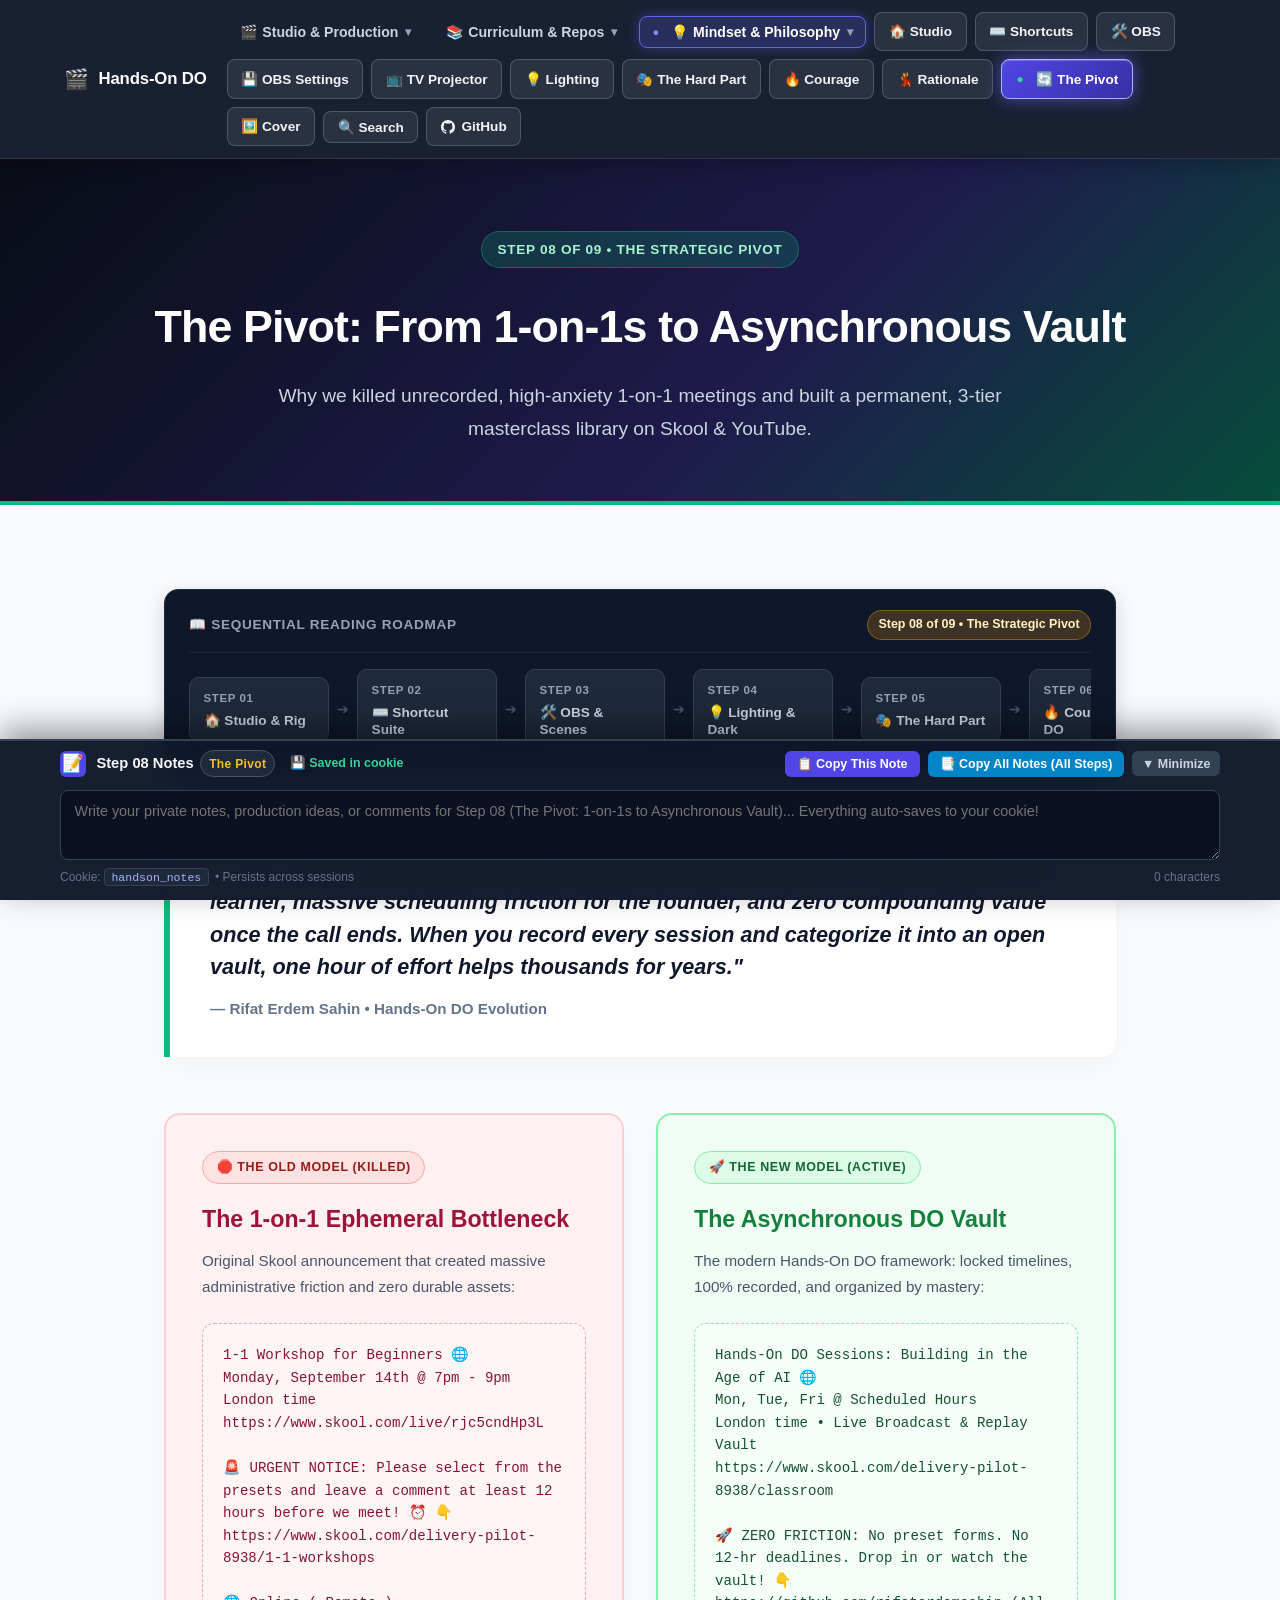
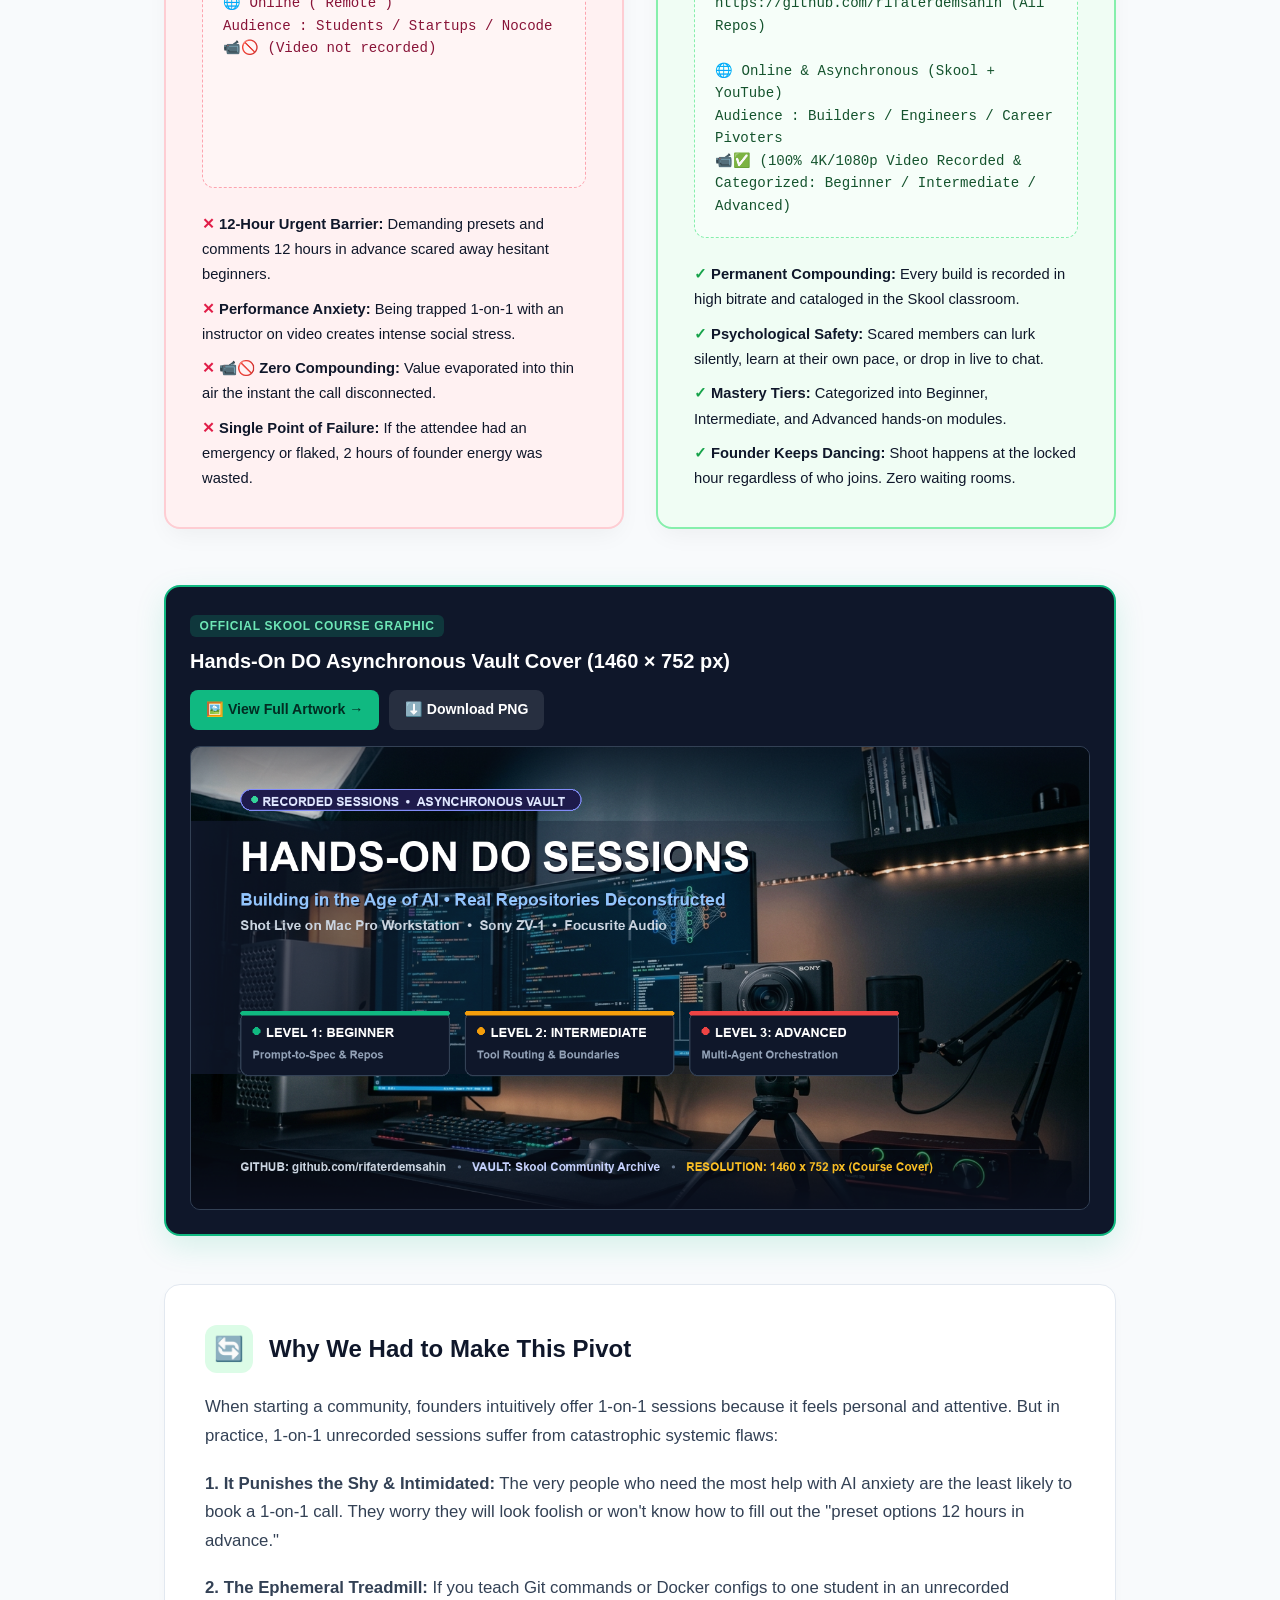
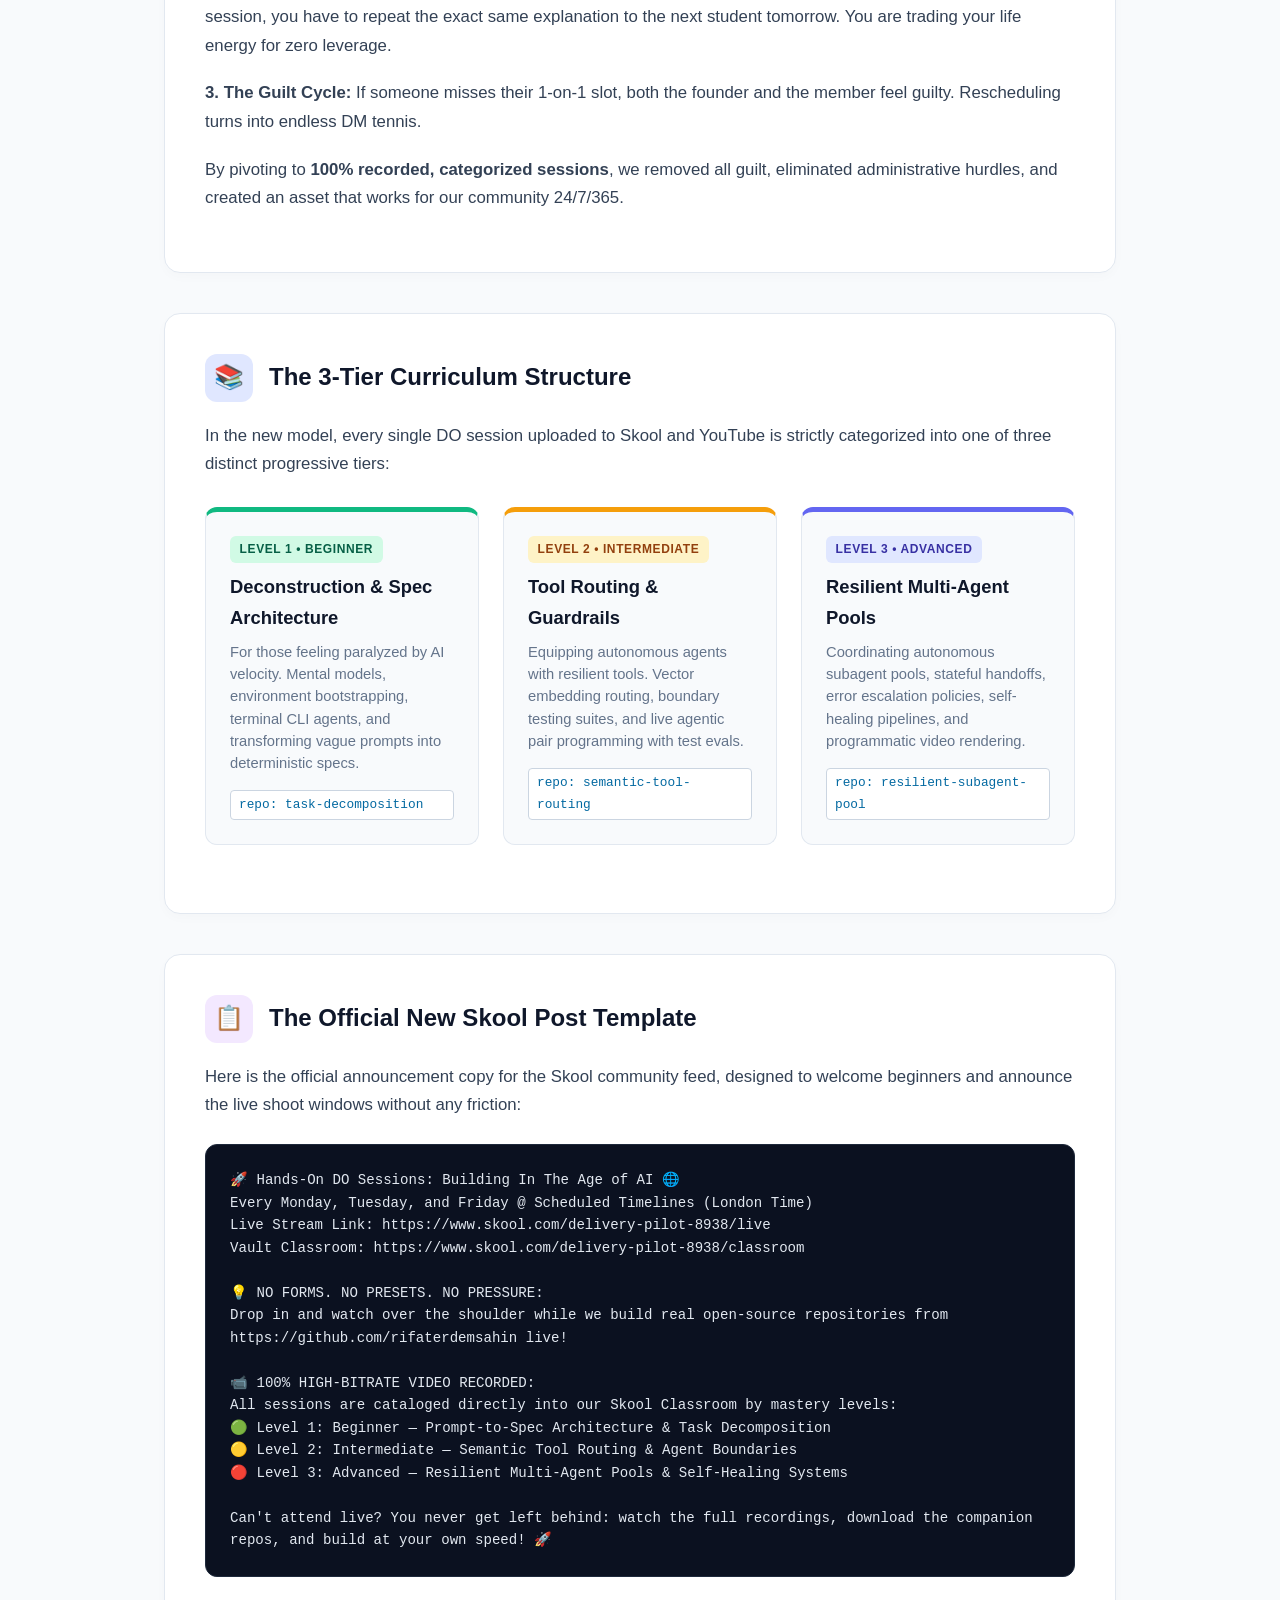
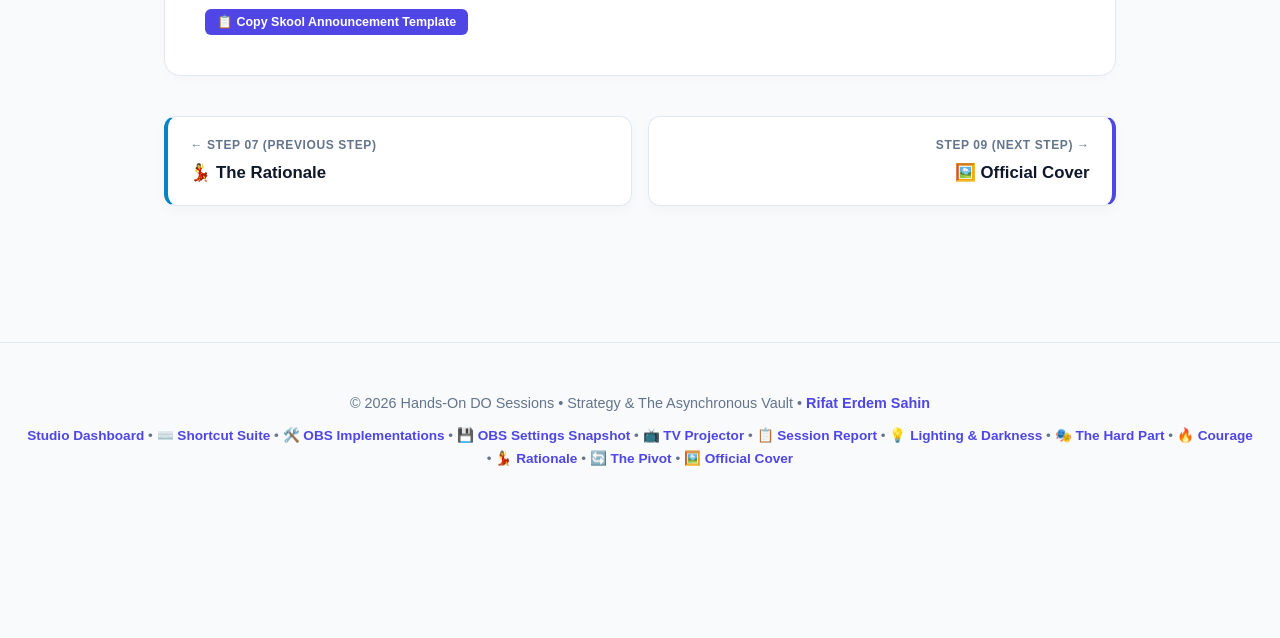
<file: pivot.html>
<!DOCTYPE html>
<html lang="en">
<head>
    <meta charset="UTF-8">
    <meta name="viewport" content="width=device-width, initial-scale=1.0">
    <title>The Strategic Pivot: From 1-on-1s to Asynchronous Vault | Hands-On DO Sessions</title>
    <link rel="stylesheet" href="notes-bar.css">
    <link rel="stylesheet" href="site-search.css">
    <style>
        :root {
            --primary: #4F46E5;
            --primary-hover: #4338CA;
            --primary-light: #EEF2FF;
            --secondary: #0284c7;
            --accent: #f59e0b;
            --accent-hover: #d97706;
            --danger: #ef4444;
            --success: #10B981;
            --dark: #0f172a;
            --dark-surface: #1e293b;
            --light: #f8fafc;
            --card-bg: #ffffff;
            --border: #e2e8f0;
            --gray: #64748b;
            --gray-light: #94a3b8;
        }

        * {
            margin: 0;
            padding: 0;
            box-sizing: border-box;
            font-family: -apple-system, BlinkMacSystemFont, "Segoe UI", Roboto, Oxygen, Ubuntu, Cantarell, "Helvetica Neue", sans-serif;
        }

        body {
            background-color: var(--light);
            color: var(--dark);
            line-height: 1.7;
        }

        /* Logically Grouped Shared Sticky Top Menu */
        .shared-nav {
            position: sticky;
            top: 0;
            z-index: 1000;
            background: rgba(15, 23, 42, 0.96);
            backdrop-filter: blur(12px);
            -webkit-backdrop-filter: blur(12px);
            border-bottom: 1px solid rgba(255, 255, 255, 0.1);
            box-shadow: 0 4px 20px rgba(0, 0, 0, 0.25);
        }

        .nav-container {
            max-width: 1200px;
            margin: 0 auto;
            padding: 0.75rem 1.5rem;
            display: flex;
            align-items: center;
            justify-content: space-between;
            gap: 1.25rem;
        }

        .nav-brand {
            display: flex;
            align-items: center;
            gap: 0.6rem;
            color: white;
            text-decoration: none;
            font-weight: 800;
            font-size: 1.05rem;
            letter-spacing: -0.01em;
            white-space: nowrap;
        }

        .nav-brand:hover {
            color: #c7d2fe;
        }

        .nav-icon {
            font-size: 1.25rem;
        }

        .nav-groups {
            display: flex;
            align-items: center;
            gap: 0.5rem;
            flex-wrap: wrap;
        }

        .nav-dropdown {
            position: relative;
        }

        .nav-drop-btn {
            background: transparent;
            border: 1px solid transparent;
            color: #cbd5e1;
            font-size: 0.88rem;
            font-weight: 600;
            padding: 0.45rem 0.8rem;
            border-radius: 8px;
            cursor: pointer;
            display: inline-flex;
            align-items: center;
            gap: 0.4rem;
            transition: all 0.2s ease;
        }

        .nav-drop-btn:hover, .nav-dropdown:focus-within .nav-drop-btn {
            color: #ffffff;
            background: rgba(255, 255, 255, 0.08);
            border-color: rgba(255, 255, 255, 0.15);
        }

        .drop-arrow {
            font-size: 0.75rem;
            color: #94a3b8;
            transition: transform 0.2s ease;
        }

        .nav-dropdown:hover .drop-arrow {
            transform: rotate(180deg);
        }

        .dropdown-menu {
            position: absolute;
            top: 100%;
            left: 0;
            background: #1e293b;
            border: 1px solid #334155;
            border-radius: 10px;
            padding: 0.5rem;
            min-width: 260px;
            box-shadow: 0 15px 30px rgba(0,0,0,0.3);
            display: none;
            flex-direction: column;
            gap: 0.25rem;
            z-index: 1001;
            margin-top: 0.35rem;
        }

        .nav-dropdown:hover .dropdown-menu,
        .nav-dropdown:focus-within .dropdown-menu {
            display: flex;
        }

        .dropdown-item {
            color: #cbd5e1;
            text-decoration: none;
            font-size: 0.85rem;
            font-weight: 500;
            padding: 0.55rem 0.85rem;
            border-radius: 6px;
            transition: all 0.15s ease;
            display: flex;
            align-items: center;
            gap: 0.5rem;
            white-space: nowrap;
        }

        .dropdown-item:hover {
            color: #ffffff;
            background: rgba(79, 70, 229, 0.3);
        }

        .nav-pill-btn {
            text-decoration: none;
            font-size: 0.85rem;
            font-weight: 600;
            padding: 0.45rem 0.85rem;
            border-radius: 8px;
            display: inline-flex;
            align-items: center;
            gap: 0.4rem;
            transition: all 0.2s ease;
            white-space: nowrap;
        }

        .highlight-emerald {
            background: #10b981;
            color: #0f172a;
            font-weight: 700;
        }

        .highlight-emerald:hover {
            background: #059669;
            color: white;
        }

        .gh-btn {
            background: rgba(255, 255, 255, 0.08);
            border: 1px solid rgba(255, 255, 255, 0.18);
            color: #f1f5f9;
        }

        .gh-btn:hover {
            background: rgba(255, 255, 255, 0.2);
            color: white;
        }

        /* Hero */
        header {
            background: linear-gradient(135deg, #090d16 0%, #1e1b4b 60%, #064e3b 100%);
            color: white;
            padding: 4.5rem 2rem 3.5rem;
            text-align: center;
            border-bottom: 4px solid var(--success);
            position: relative;
        }

        .header-badge {
            display: inline-flex;
            align-items: center;
            gap: 0.5rem;
            background: rgba(16, 185, 129, 0.2);
            border: 1px solid rgba(16, 185, 129, 0.4);
            color: #a7f3d0;
            padding: 0.35rem 1rem;
            border-radius: 9999px;
            font-size: 0.85rem;
            font-weight: 700;
            letter-spacing: 0.05em;
            text-transform: uppercase;
            margin-bottom: 1.25rem;
        }

        header h1 {
            font-size: 2.8rem;
            font-weight: 800;
            letter-spacing: -0.02em;
            margin-bottom: 1rem;
        }

        header p {
            font-size: 1.2rem;
            max-width: 800px;
            margin: 0 auto;
            color: #cbd5e1;
        }

        .container {
            max-width: 1000px;
            margin: 0 auto;
            padding: 3.5rem 1.5rem;
        }

        /* Hero Quote */
        .hero-quote {
            background: #ffffff;
            border-left: 6px solid var(--success);
            padding: 2.25rem 2.5rem;
            border-radius: 0 16px 16px 0;
            box-shadow: 0 10px 25px -5px rgba(0, 0, 0, 0.04);
            margin-bottom: 3.5rem;
        }

        .hero-quote blockquote {
            font-size: 1.35rem;
            font-weight: 600;
            color: var(--dark);
            font-style: italic;
            margin-bottom: 0.75rem;
            line-height: 1.5;
        }

        .hero-quote cite {
            display: block;
            color: var(--gray);
            font-size: 0.95rem;
            font-style: normal;
            font-weight: 600;
        }

        /* Comparison Grid */
        .pivot-compare-grid {
            display: grid;
            grid-template-columns: 1fr 1fr;
            gap: 2rem;
            margin-bottom: 3.5rem;
        }

        .compare-card {
            border-radius: 16px;
            padding: 2.25rem;
            display: flex;
            flex-direction: column;
            box-shadow: 0 10px 25px -5px rgba(0,0,0,0.05);
            border: 2px solid;
            position: relative;
        }

        .card-old {
            background: #fff1f2;
            border-color: #fecdd3;
        }

        .card-new {
            background: #f0fdf4;
            border-color: #86efac;
        }

        .compare-badge {
            align-self: flex-start;
            padding: 0.3rem 0.85rem;
            border-radius: 9999px;
            font-size: 0.78rem;
            font-weight: 800;
            text-transform: uppercase;
            letter-spacing: 0.05em;
            margin-bottom: 1rem;
        }

        .badge-old {
            background: #fee2e2;
            color: #991b1b;
            border: 1px solid #fca5a5;
        }

        .badge-new {
            background: #dcfce7;
            color: #166534;
            border: 1px solid #86efac;
        }

        .compare-card h3 {
            font-size: 1.45rem;
            font-weight: 800;
            margin-bottom: 0.5rem;
        }

        .card-old h3 { color: #9f1239; }
        .card-new h3 { color: #15803d; }

        .compare-desc {
            font-size: 0.95rem;
            color: #475569;
            margin-bottom: 1.5rem;
        }

        .raw-message-box {
            background: #ffffff;
            border-radius: 12px;
            padding: 1.25rem;
            font-family: -apple-system, BlinkMacSystemFont, "Segoe UI", Roboto, monospace;
            font-size: 0.88rem;
            line-height: 1.6;
            margin-bottom: 1.5rem;
            border: 1px dashed;
            white-space: pre-wrap;
            flex-grow: 1;
        }

        .card-old .raw-message-box {
            border-color: #fda4af;
            color: #881337;
            background: #fff5f5;
        }

        .card-new .raw-message-box {
            border-color: #86efac;
            color: #14532d;
            background: #f6fef9;
        }

        .flaw-bullet-list {
            list-style: none;
            display: flex;
            flex-direction: column;
            gap: 0.6rem;
            font-size: 0.92rem;
        }

        .card-old .flaw-bullet-list li::before {
            content: "✕ ";
            color: #e11d48;
            font-weight: 900;
        }

        .card-new .flaw-bullet-list li::before {
            content: "✓ ";
            color: #16a34a;
            font-weight: 900;
        }

        /* Deep Dive Cards */
        .pivot-card {
            background: #ffffff;
            border: 1px solid var(--border);
            border-radius: 16px;
            padding: 2.5rem;
            margin-bottom: 2.5rem;
            box-shadow: 0 4px 12px rgba(0, 0, 0, 0.02);
            transition: transform 0.2s ease;
        }

        .pivot-card:hover {
            transform: translateY(-2px);
            box-shadow: 0 10px 24px rgba(0, 0, 0, 0.05);
        }

        .card-header {
            display: flex;
            align-items: center;
            gap: 1rem;
            margin-bottom: 1.25rem;
        }

        .icon-box {
            width: 48px;
            height: 48px;
            border-radius: 12px;
            display: flex;
            align-items: center;
            justify-content: center;
            font-size: 1.5rem;
        }

        .icon-pivot { background: #dcfce7; color: #15803d; }
        .icon-levels { background: #e0e7ff; color: #4338ca; }
        .icon-vault { background: #fef3c7; color: #b45309; }
        .icon-copy { background: #f3e8ff; color: #7e22ce; }

        .card-header h2 {
            font-size: 1.5rem;
            font-weight: 700;
            color: var(--dark);
        }

        .pivot-card p {
            font-size: 1.05rem;
            color: #334155;
            margin-bottom: 1.2rem;
        }

        /* 3-Level Grid */
        .level-grid {
            display: grid;
            grid-template-columns: repeat(auto-fit, minmax(270px, 1fr));
            gap: 1.5rem;
            margin: 1.75rem 0;
        }

        .level-card {
            background: #f8fafc;
            border: 1px solid var(--border);
            border-radius: 12px;
            padding: 1.5rem;
            position: relative;
            overflow: hidden;
            display: flex;
            flex-direction: column;
            gap: 0.5rem;
        }

        .level-card.l1 { border-top: 5px solid #10b981; }
        .level-card.l2 { border-top: 5px solid #f59e0b; }
        .level-card.l3 { border-top: 5px solid #6366f1; }

        .level-badge {
            display: inline-block;
            align-self: flex-start;
            padding: 0.2rem 0.6rem;
            border-radius: 6px;
            font-size: 0.75rem;
            font-weight: 800;
            text-transform: uppercase;
            letter-spacing: 0.05em;
        }

        .l1 .level-badge { background: #d1fae5; color: #065f46; }
        .l2 .level-badge { background: #fef3c7; color: #92400e; }
        .l3 .level-badge { background: #e0e7ff; color: #3730a3; }

        .level-card h4 {
            font-size: 1.15rem;
            font-weight: 700;
            color: var(--dark);
        }

        .level-card p {
            font-size: 0.92rem;
            color: #64748b;
            margin-bottom: 0.5rem;
            line-height: 1.5;
        }

        .repo-tag {
            font-family: monospace;
            background: #ffffff;
            border: 1px solid #cbd5e1;
            padding: 0.2rem 0.5rem;
            border-radius: 4px;
            font-size: 0.8rem;
            color: #0369a1;
            display: inline-block;
            margin-top: auto;
        }

        /* Copyable announcement block */
        .copy-block {
            background: #0b1120;
            border: 1px solid #1e293b;
            border-radius: 12px;
            padding: 1.5rem;
            color: #e2e8f0;
            font-family: monospace;
            font-size: 0.88rem;
            line-height: 1.6;
            position: relative;
            margin: 1.5rem 0;
            white-space: pre-wrap;
            overflow-x: auto;
        }

        .btn-copy-template {
            position: absolute;
            top: 1rem;
            right: 1rem;
            background: var(--primary);
            color: white;
            border: none;
            padding: 0.4rem 0.85rem;
            border-radius: 6px;
            font-weight: 700;
            font-size: 0.78rem;
            cursor: pointer;
            transition: background 0.2s ease;
        }

        .btn-copy-template:hover {
            background: var(--primary-hover);
        }

        footer {
            text-align: center;
            padding: 3rem 1.5rem;
            color: var(--gray);
            font-size: 0.9rem;
            border-top: 1px solid var(--border);
            margin-top: 4rem;
        }

        footer a {
            color: var(--primary);
            text-decoration: none;
        }

        footer a:hover {
            text-decoration: underline;
        }

        @media (max-width: 768px) {
            header h1 { font-size: 2.1rem; }
            .pivot-compare-grid { grid-template-columns: 1fr; }
            .nav-groups { display: none; }
        }
    </style>
</head>
<body>

    <!-- Logically Grouped Shared Sticky Top Menu -->
    <nav class="shared-nav">
        <div class="nav-container">
            <a href="index.html" class="nav-brand">
                <span class="nav-icon">🎬</span>
                <span class="nav-title">Hands-On DO</span>
            </a>
            <div class="nav-groups">
                <!-- Group 1: Studio & Production -->
                <div class="nav-dropdown">
                    <button class="nav-drop-btn">
                        <span>🎬 Studio &amp; Production</span>
                        <span class="drop-arrow">▾</span>
                    </button>
                    <div class="dropdown-menu">
                        <a href="index.html" class="dropdown-item">🏠 Studio Dashboard</a>
                        <a href="shortcuts.html" class="dropdown-item">⌨️ Complete Shortcut Suite</a>
                        <a href="obs-implementations.html" class="dropdown-item">🛠️ OBS Implementations &amp; Scenes</a>
                        <a href="obs-settings.html" class="dropdown-item">💾 OBS Settings Snapshot</a>
                        <a href="tv-projector.html" class="dropdown-item">📺 TV Projector Automation</a>
                        <a href="session-report.html" class="dropdown-item">📋 Session Report</a>
                        <a href="lighting.html" class="dropdown-item">💡 A-Roll Lighting &amp; Darkness</a>
                        <a href="cover.html" class="dropdown-item">🖼️ Official Cover (1460x752)</a>
                        <a href="index.html#confidence-monitor" class="dropdown-item">🖥️ TV Confidence Monitor</a>
                        <a href="index.html#footage-setup" class="dropdown-item">🎥 Background &amp; Footage Setup</a>
                        <a href="index.html#checklist" class="dropdown-item">📋 5-Stage Pre-Shoot Checklist</a>
                        <a href="index.html#assistant" class="dropdown-item">🤖 Production Assistant Guide</a>
                    </div>
                </div>

                <!-- Group 2: Curriculum & Repos -->
                <div class="nav-dropdown">
                    <button class="nav-drop-btn">
                        <span>📚 Curriculum &amp; Repos</span>
                        <span class="drop-arrow">▾</span>
                    </button>
                    <div class="dropdown-menu">
                        <a href="index.html#thought-process" class="dropdown-item">🧠 The Age of AI Thought Process</a>
                        <a href="index.html#repos" class="dropdown-item">📦 Featured GitHub Repos</a>
                        <a href="index.html#schedule" class="dropdown-item">📅 3-Day Shoot Cadence</a>
                        <a href="index.html#curriculum" class="dropdown-item">📚 Modular Curriculum Blueprint</a>
                        <a href="index.html#pipeline" class="dropdown-item">🚀 Skool + YouTube Pipeline</a>
                    </div>
                </div>

                <!-- Group 3: Mindset & Philosophy -->
                <div class="nav-dropdown">
                    <button class="nav-drop-btn">
                        <span>💡 Mindset &amp; Philosophy</span>
                        <span class="drop-arrow">▾</span>
                    </button>
                    <div class="dropdown-menu">
                        <a href="rationale.html" class="dropdown-item">💃 The "Keep Dancing" Rationale</a>
                        <a href="hard-part.html" class="dropdown-item">🎭 The Hard Part: Be Yourself</a>
                        <a href="courage.html" class="dropdown-item">🔥 Courage: The Key to the Game</a>
                        <a href="pivot.html" class="dropdown-item nav-item-active">🔄 The 1-on-1 Pivot</a>
                    </div>
                </div>

                <!-- Standalone Action Buttons (All 9 Steps + Search + GitHub) -->
                <a href="index.html" class="nav-pill-btn gh-btn">🏠 Studio</a>
                <a href="shortcuts.html" class="nav-pill-btn gh-btn">⌨️ Shortcuts</a>
                <a href="obs-implementations.html" class="nav-pill-btn gh-btn">🛠️ OBS</a>
                <a href="obs-settings.html" class="nav-pill-btn gh-btn">💾 OBS Settings</a>
                <a href="tv-projector.html" class="nav-pill-btn gh-btn">📺 TV Projector</a>
                <a href="lighting.html" class="nav-pill-btn gh-btn">💡 Lighting</a>
                <a href="hard-part.html" class="nav-pill-btn gh-btn">🎭 The Hard Part</a>
                <a href="courage.html" class="nav-pill-btn gh-btn">🔥 Courage</a>
                <a href="rationale.html" class="nav-pill-btn gh-btn">💃 Rationale</a>
                <a href="pivot.html" class="nav-pill-btn gh-btn nav-item-active">🔄 The Pivot</a>
                <a href="cover.html" class="nav-pill-btn gh-btn">🖼️ Cover</a>
                <button type="button" id="site-search-trigger" class="nav-pill-btn gh-btn" aria-label="Search all site content">🔍 Search</button>
                <a href="https://github.com/rifaterdemsahin" target="_blank" class="nav-pill-btn gh-btn">
                    <svg width="14" height="14" viewBox="0 0 16 16" fill="currentColor"><path d="M8 0C3.58 0 0 3.58 0 8c0 3.54 2.29 6.53 5.47 7.59.4.07.55-.17.55-.38 0-.19-.01-.82-.01-1.49-2.01.37-2.53-.49-2.69-.94-.09-.23-.48-.94-.82-1.13-.28-.15-.68-.52-.01-.53.63-.01 1.08.58 1.23.82.72 1.21 1.87.87 2.33.66.07-.52.28-.87.51-1.07-1.78-.2-3.64-.89-3.64-3.95 0-.87.31-1.59.82-2.15-.08-.2-.36-1.02.08-2.12 0 0 .67-.21 2.2.82.64-.18 1.32-.27 2-.27.68 0 1.36.09 2 .27 1.53-1.04 2.2-.82 2.2-.82.44 1.1.16 1.92.08 2.12.51.56.82 1.27.82 2.15 0 3.07-1.87 3.75-3.65 3.95.29.25.54.73.54 1.48 0 1.07-.01 1.93-.01 2.2 0 .21.15.46.55.38A8.013 8.013 0 0016 8c0-4.42-3.58-8-8-8z"/></svg>
                    GitHub
                </a>
            </div>
        </div>
    </nav>

    <header>
        <div class="header-badge">Step 08 of 09 • The Strategic Pivot</div>
        <h1>The Pivot: From 1-on-1s to Asynchronous Vault</h1>
        <p>Why we killed unrecorded, high-anxiety 1-on-1 meetings and built a permanent, 3-tier masterclass library on Skool &amp; YouTube.</p>
    </header>

    <div class="container">

        <!-- Sequential Reading Stepper Banner -->
        <div class="reading-stepper-wrap">
            <div class="stepper-header">
                <div class="stepper-heading">
                    <span>📖 Sequential Reading Roadmap</span>
                </div>
                <span class="stepper-current-badge">Step 08 of 09 • The Strategic Pivot</span>
            </div>
            <div class="stepper-timeline">
                <a href="index.html" class="step-card">
                    <span class="step-card-num">Step 01</span>
                    <span class="step-card-title">🏠 Studio &amp; Rig</span>
                </a>
                <span class="step-arrow-divider">➔</span>
                <a href="shortcuts.html" class="step-card">
                    <span class="step-card-num">Step 02</span>
                    <span class="step-card-title">⌨️ Shortcut Suite</span>
                </a>
                <span class="step-arrow-divider">➔</span>
                <a href="obs-implementations.html" class="step-card">
                    <span class="step-card-num">Step 03</span>
                    <span class="step-card-title">🛠️ OBS & Scenes</span>
                </a>
                <span class="step-arrow-divider">➔</span>
                <a href="lighting.html" class="step-card">
                    <span class="step-card-num">Step 04</span>
                    <span class="step-card-title">💡 Lighting &amp; Dark</span>
                </a>
                <span class="step-arrow-divider">➔</span>
                <a href="hard-part.html" class="step-card">
                    <span class="step-card-num">Step 05</span>
                    <span class="step-card-title">🎭 The Hard Part</span>
                </a>
                <span class="step-arrow-divider">➔</span>
                <a href="courage.html" class="step-card">
                    <span class="step-card-num">Step 06</span>
                    <span class="step-card-title">🔥 Courage to DO</span>
                </a>
                <span class="step-arrow-divider">➔</span>
                <a href="rationale.html" class="step-card">
                    <span class="step-card-num">Step 07</span>
                    <span class="step-card-title">💃 The Rationale</span>
                </a>
                <span class="step-arrow-divider">➔</span>
                <a href="pivot.html" class="step-card active">
                    <span class="step-card-num">Step 08 (Active)</span>
                    <span class="step-card-title">🔄 The Pivot</span>
                </a>
                <span class="step-arrow-divider">➔</span>
                <a href="cover.html" class="step-card">
                    <span class="step-card-num">Step 09</span>
                    <span class="step-card-title">🖼️ Official Cover</span>
                </a>
            </div>
        </div>

        <!-- Hero Quote -->
        <div class="hero-quote">
            <blockquote>
                "1-on-1 unrecorded calls are an emotional and operational trap: high anxiety for the learner, massive scheduling friction for the founder, and zero compounding value once the call ends. When you record every session and categorize it into an open vault, one hour of effort helps thousands for years."
            </blockquote>
            <cite>— Rifat Erdem Sahin &bull; Hands-On DO Evolution</cite>
        </div>

        <!-- Side-by-Side Raw Contrast -->
        <div class="pivot-compare-grid" id="bottleneck">
            <!-- The Old Fragile Model -->
            <div class="compare-card card-old">
                <span class="compare-badge badge-old">🛑 The Old Model (Killed)</span>
                <h3>The 1-on-1 Ephemeral Bottleneck</h3>
                <p class="compare-desc">Original Skool announcement that created massive administrative friction and zero durable assets:</p>
                
                <div class="raw-message-box">1-1 Workshop for Beginners 🌐
Monday, September 14th @ 7pm - 9pm
London time
https://www.skool.com/live/rjc5cndHp3L

🚨 URGENT NOTICE: Please select from the presets and leave a comment at least 12 hours before we meet! ⏰ 👇
https://www.skool.com/delivery-pilot-8938/1-1-workshops

🌐 Online ( Remote )
Audience : Students / Startups / Nocode
📹🚫 (Video not recorded)</div>

                <ul class="flaw-bullet-list">
                    <li><strong>12-Hour Urgent Barrier:</strong> Demanding presets and comments 12 hours in advance scared away hesitant beginners.</li>
                    <li><strong>Performance Anxiety:</strong> Being trapped 1-on-1 with an instructor on video creates intense social stress.</li>
                    <li><strong>📹🚫 Zero Compounding:</strong> Value evaporated into thin air the instant the call disconnected.</li>
                    <li><strong>Single Point of Failure:</strong> If the attendee had an emergency or flaked, 2 hours of founder energy was wasted.</li>
                </ul>
            </div>

            <!-- The New Scalable Model -->
            <div class="compare-card card-new" id="asynchronous-vault">
                <span class="compare-badge badge-new">🚀 The New Model (Active)</span>
                <h3>The Asynchronous DO Vault</h3>
                <p class="compare-desc">The modern Hands-On DO framework: locked timelines, 100% recorded, and organized by mastery:</p>
                
                <div class="raw-message-box">Hands-On DO Sessions: Building in the Age of AI 🌐
Mon, Tue, Fri @ Scheduled Hours
London time • Live Broadcast &amp; Replay Vault
https://www.skool.com/delivery-pilot-8938/classroom

🚀 ZERO FRICTION: No preset forms. No 12-hr deadlines. Drop in or watch the vault! 👇
https://github.com/rifaterdemsahin (All Repos)

🌐 Online &amp; Asynchronous (Skool + YouTube)
Audience : Builders / Engineers / Career Pivoters
📹✅ (100% 4K/1080p Video Recorded &amp; Categorized: Beginner / Intermediate / Advanced)</div>

                <ul class="flaw-bullet-list">
                    <li><strong>Permanent Compounding:</strong> Every build is recorded in high bitrate and cataloged in the Skool classroom.</li>
                    <li><strong>Psychological Safety:</strong> Scared members can lurk silently, learn at their own pace, or drop in live to chat.</li>
                    <li><strong>Mastery Tiers:</strong> Categorized into Beginner, Intermediate, and Advanced hands-on modules.</li>
                    <li><strong>Founder Keeps Dancing:</strong> Shoot happens at the locked hour regardless of who joins. Zero waiting rooms.</li>
                </ul>
            </div>
        </div>

        <!-- Official Skool Cover Banner (1460 x 752 px) -->
        <div style="margin-bottom: 3rem; background: #0f172a; border: 2px solid #10b981; border-radius: 16px; padding: 1.5rem; box-shadow: 0 10px 30px rgba(16, 185, 129, 0.15);">
            <div style="display: flex; justify-content: space-between; align-items: center; margin-bottom: 1rem; flex-wrap: wrap; gap: 0.75rem;">
                <div>
                    <span style="background: rgba(16, 185, 129, 0.2); color: #6ee7b7; font-size: 0.75rem; font-weight: 800; text-transform: uppercase; padding: 0.25rem 0.6rem; border-radius: 6px; letter-spacing: 0.06em;">Official Skool Course Graphic</span>
                    <h3 style="font-size: 1.25rem; font-weight: 700; color: #ffffff; margin-top: 0.35rem;">Hands-On DO Asynchronous Vault Cover (1460 &times; 752 px)</h3>
                </div>
                <div style="display: flex; gap: 0.6rem; flex-wrap: wrap;">
                    <a href="cover.html" class="btn" style="background: #10b981; color: #022c22; text-decoration: none; font-size: 0.88rem; font-weight: 700; padding: 0.5rem 1rem; border-radius: 8px;">🖼️ View Full Artwork &rarr;</a>
                    <a href="cover.png" download="handson-do-cover-1460x752.png" class="btn" style="background: rgba(255, 255, 255, 0.1); color: white; text-decoration: none; font-size: 0.88rem; font-weight: 600; padding: 0.5rem 1rem; border-radius: 8px;">⬇️ Download PNG</a>
                </div>
            </div>
            <a href="cover.html" style="display: block; border-radius: 10px; overflow: hidden; border: 1px solid #334155; line-height: 0;">
                <img src="cover.png" alt="Hands-On DO Sessions Cover (1460x752)" style="width: 100%; height: auto; display: block;" width="1460" height="752">
            </a>
        </div>

        <!-- Section 1: Why 1-on-1 Unrecorded Meetings Fail -->
        <div class="pivot-card">
            <div class="card-header">
                <div class="icon-box icon-pivot">🔄</div>
                <h2>Why We Had to Make This Pivot</h2>
            </div>
            <p>
                When starting a community, founders intuitively offer 1-on-1 sessions because it feels personal and attentive. But in practice, 1-on-1 unrecorded sessions suffer from catastrophic systemic flaws:
            </p>
            <p>
                <strong>1. It Punishes the Shy &amp; Intimidated:</strong> The very people who need the most help with AI anxiety are the least likely to book a 1-on-1 call. They worry they will look foolish or won't know how to fill out the "preset options 12 hours in advance."
            </p>
            <p>
                <strong>2. The Ephemeral Treadmill:</strong> If you teach Git commands or Docker configs to one student in an unrecorded session, you have to repeat the exact same explanation to the next student tomorrow. You are trading your life energy for zero leverage.
            </p>
            <p>
                <strong>3. The Guilt Cycle:</strong> If someone misses their 1-on-1 slot, both the founder and the member feel guilty. Rescheduling turns into endless DM tennis.
            </p>
            <p>
                By pivoting to <strong>100% recorded, categorized sessions</strong>, we removed all guilt, eliminated administrative hurdles, and created an asset that works for our community 24/7/365.
            </p>
        </div>

        <!-- Section 2: The 3-Tier Categorization Structure -->
        <div class="pivot-card" id="tier-curriculum">
            <div class="card-header">
                <div class="icon-box icon-levels">📚</div>
                <h2>The 3-Tier Curriculum Structure</h2>
            </div>
            <p>
                In the new model, every single DO session uploaded to Skool and YouTube is strictly categorized into one of three distinct progressive tiers:
            </p>

            <div class="level-grid">
                <div class="level-card l1">
                    <span class="level-badge">Level 1 • Beginner</span>
                    <h4>Deconstruction &amp; Spec Architecture</h4>
                    <p>For those feeling paralyzed by AI velocity. Mental models, environment bootstrapping, terminal CLI agents, and transforming vague prompts into deterministic specs.</p>
                    <span class="repo-tag">repo: task-decomposition</span>
                </div>

                <div class="level-card l2">
                    <span class="level-badge">Level 2 • Intermediate</span>
                    <h4>Tool Routing &amp; Guardrails</h4>
                    <p>Equipping autonomous agents with resilient tools. Vector embedding routing, boundary testing suites, and live agentic pair programming with test evals.</p>
                    <span class="repo-tag">repo: semantic-tool-routing</span>
                </div>

                <div class="level-card l3">
                    <span class="level-badge">Level 3 • Advanced</span>
                    <h4>Resilient Multi-Agent Pools</h4>
                    <p>Coordinating autonomous subagent pools, stateful handoffs, error escalation policies, self-healing pipelines, and programmatic video rendering.</p>
                    <span class="repo-tag">repo: resilient-subagent-pool</span>
                </div>
            </div>
        </div>

        <!-- Section 3: The New Skool Announcement Template -->
        <div class="pivot-card">
            <div class="card-header">
                <div class="icon-box icon-copy">📋</div>
                <h2>The Official New Skool Post Template</h2>
            </div>
            <p>
                Here is the official announcement copy for the Skool community feed, designed to welcome beginners and announce the live shoot windows without any friction:
            </p>

            <div class="copy-block" id="template-copy">🚀 Hands-On DO Sessions: Building In The Age of AI 🌐
Every Monday, Tuesday, and Friday @ Scheduled Timelines (London Time)
Live Stream Link: https://www.skool.com/delivery-pilot-8938/live
Vault Classroom: https://www.skool.com/delivery-pilot-8938/classroom

💡 NO FORMS. NO PRESETS. NO PRESSURE:
Drop in and watch over the shoulder while we build real open-source repositories from https://github.com/rifaterdemsahin live!

📹 100% HIGH-BITRATE VIDEO RECORDED:
All sessions are cataloged directly into our Skool Classroom by mastery levels:
🟢 Level 1: Beginner — Prompt-to-Spec Architecture &amp; Task Decomposition
🟡 Level 2: Intermediate — Semantic Tool Routing &amp; Agent Boundaries
🔴 Level 3: Advanced — Resilient Multi-Agent Pools &amp; Self-Healing Systems

Can't attend live? You never get left behind: watch the full recordings, download the companion repos, and build at your own speed! 🚀</div>

            <button class="notes-btn notes-btn-copy" onclick="copyTemplate()" style="margin-top: 0.5rem;">
                📋 Copy Skool Announcement Template
            </button>
        </div>

        <!-- Sequential Step Jump Controls -->
        <div class="step-nav-bar">
            <a href="rationale.html" class="step-nav-btn prev-step">
                <span class="step-nav-hint">← Step 07 (Previous Step)</span>
                <span class="step-nav-label">💃 The Rationale</span>
            </a>
            <a href="cover.html" class="step-nav-btn next-step">
                <span class="step-nav-hint">Step 09 (Next Step) →</span>
                <span class="step-nav-label">🖼️ Official Cover</span>
            </a>
        </div>

    </div>

    <footer>
        <p>&copy; 2026 Hands-On DO Sessions &bull; Strategy &amp; The Asynchronous Vault &bull; <a href="https://github.com/rifaterdemsahin" target="_blank" style="color: var(--primary); font-weight: 600;">Rifat Erdem Sahin</a></p>
        <p style="margin-top: 0.5rem; font-size: 0.85rem;">
            <a href="index.html" style="color: var(--primary); font-weight: 600;">Studio Dashboard</a> &bull;
            <a href="shortcuts.html" style="color: var(--primary); font-weight: 600;">⌨️ Shortcut Suite</a> &bull;
            <a href="obs-implementations.html" style="color: var(--primary); font-weight: 600;">🛠️ OBS Implementations</a> &bull;
            <a href="obs-settings.html" style="color: var(--primary); font-weight: 600;">💾 OBS Settings Snapshot</a> &bull;
            <a href="tv-projector.html" style="color: var(--primary); font-weight: 600;">📺 TV Projector</a> &bull;
            <a href="session-report.html" style="color: var(--primary); font-weight: 600;">📋 Session Report</a> &bull;
            <a href="lighting.html" style="color: var(--primary); font-weight: 600;">💡 Lighting &amp; Darkness</a> &bull;
            <a href="hard-part.html" style="color: var(--primary); font-weight: 600;">🎭 The Hard Part</a> &bull;
            <a href="courage.html" style="color: var(--primary); font-weight: 600;">🔥 Courage</a> &bull;
            <a href="rationale.html" style="color: var(--primary); font-weight: 600;">💃 Rationale</a> &bull;
            <a href="pivot.html" style="color: var(--primary); font-weight: 600;">🔄 The Pivot</a> &bull;
            <a href="cover.html" style="color: var(--primary); font-weight: 600;">🖼️ Official Cover</a>
        </p>
    </footer>

    <script>
        function copyTemplate() {
            const text = document.getElementById('template-copy').innerText;
            if (navigator.clipboard && window.isSecureContext) {
                navigator.clipboard.writeText(text).then(() => {
                    alert("✓ Skool announcement template copied to clipboard!");
                });
            } else {
                const ta = document.createElement('textarea');
                ta.value = text;
                document.body.appendChild(ta);
                ta.select();
                document.execCommand('copy');
                document.body.removeChild(ta);
                alert("✓ Skool announcement template copied to clipboard!");
            }
        }
    </script>
    <script src="notes-bar.js" defer></script>
    <script src="site-search.js" defer></script>
</body>
</html>
</file>
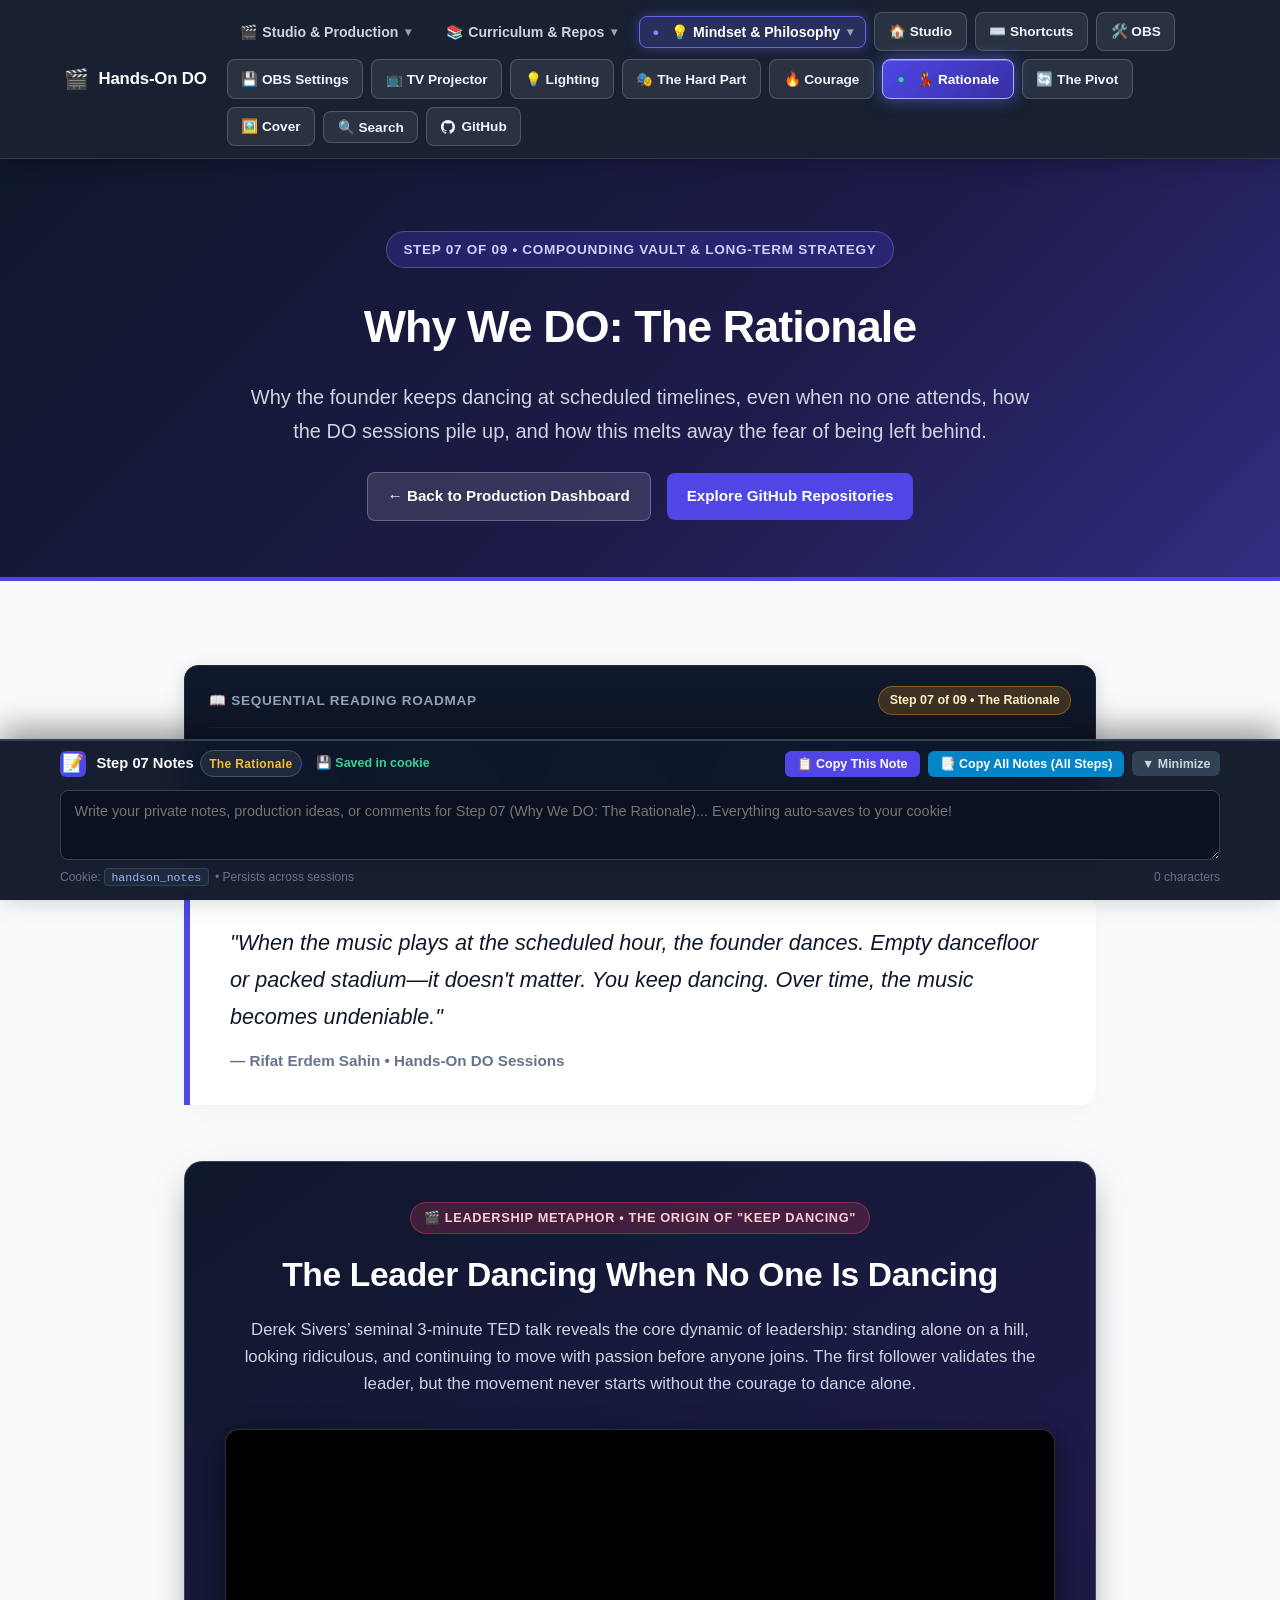
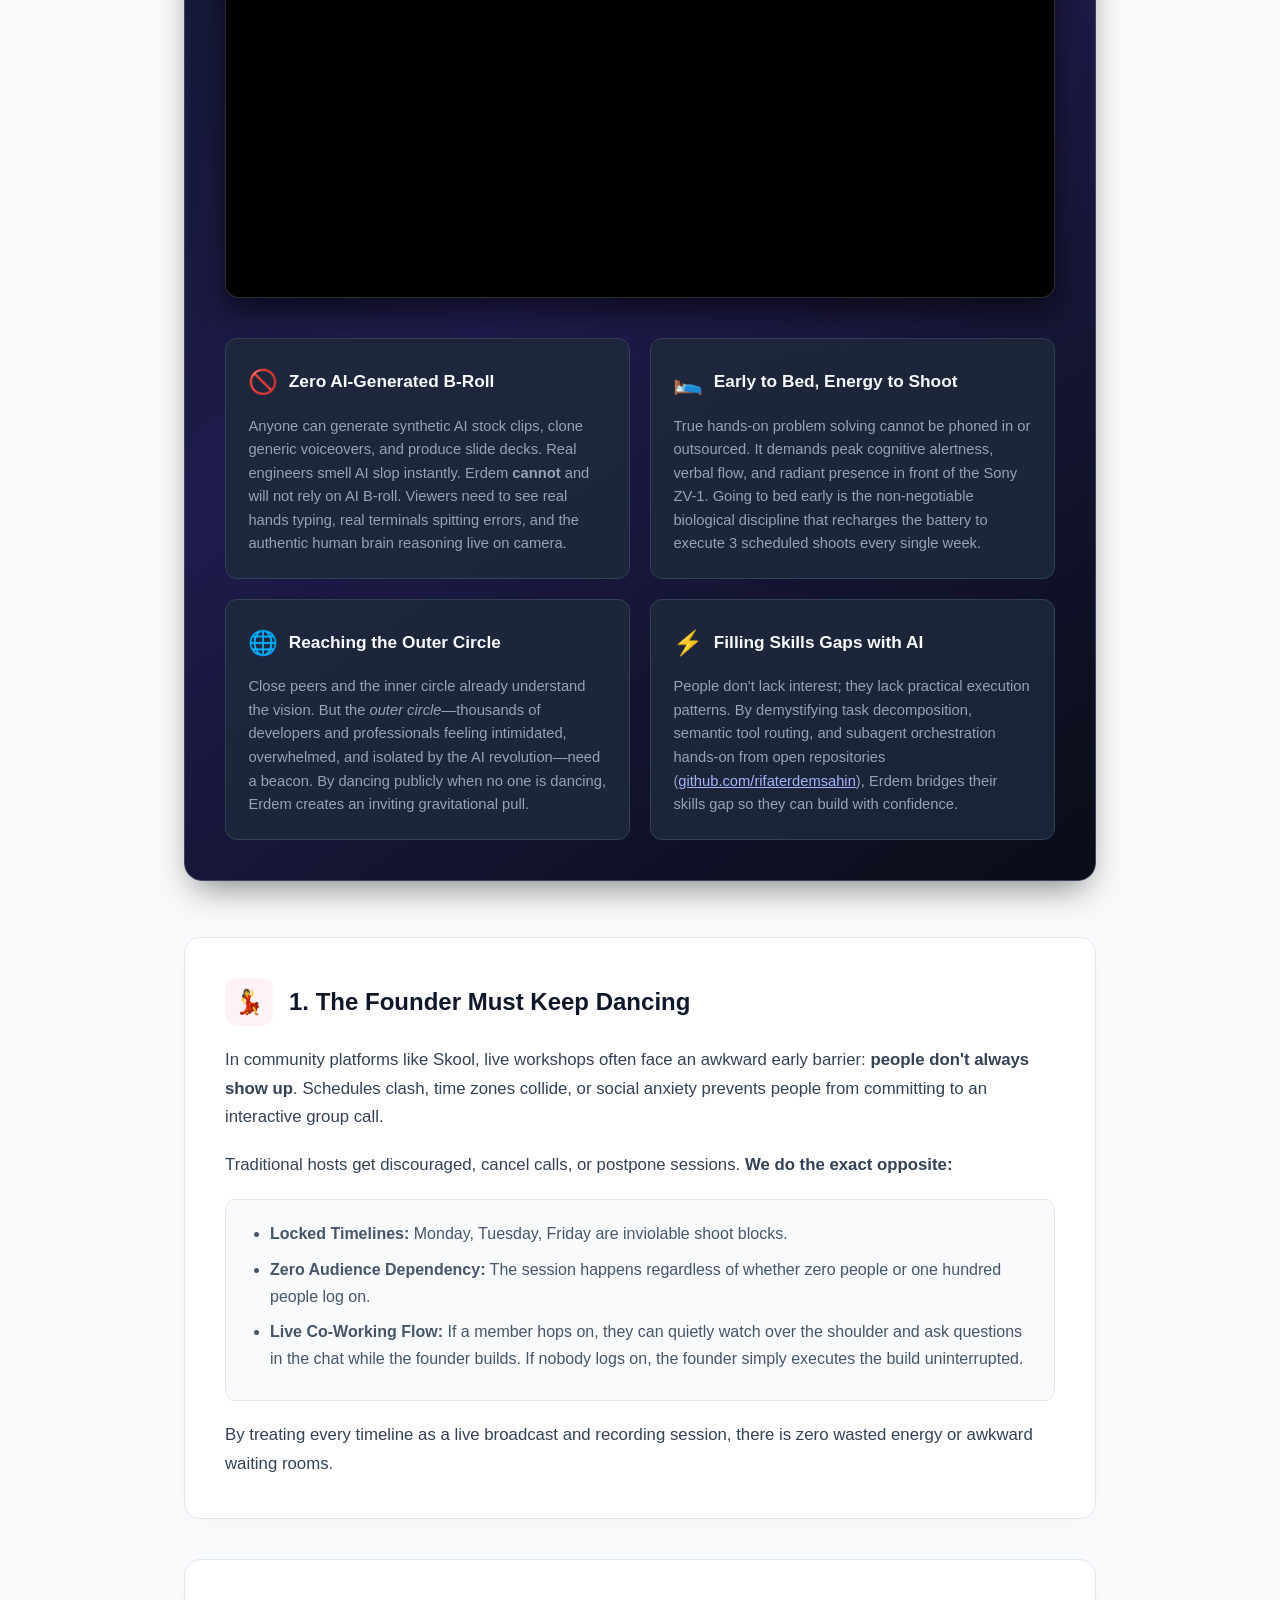
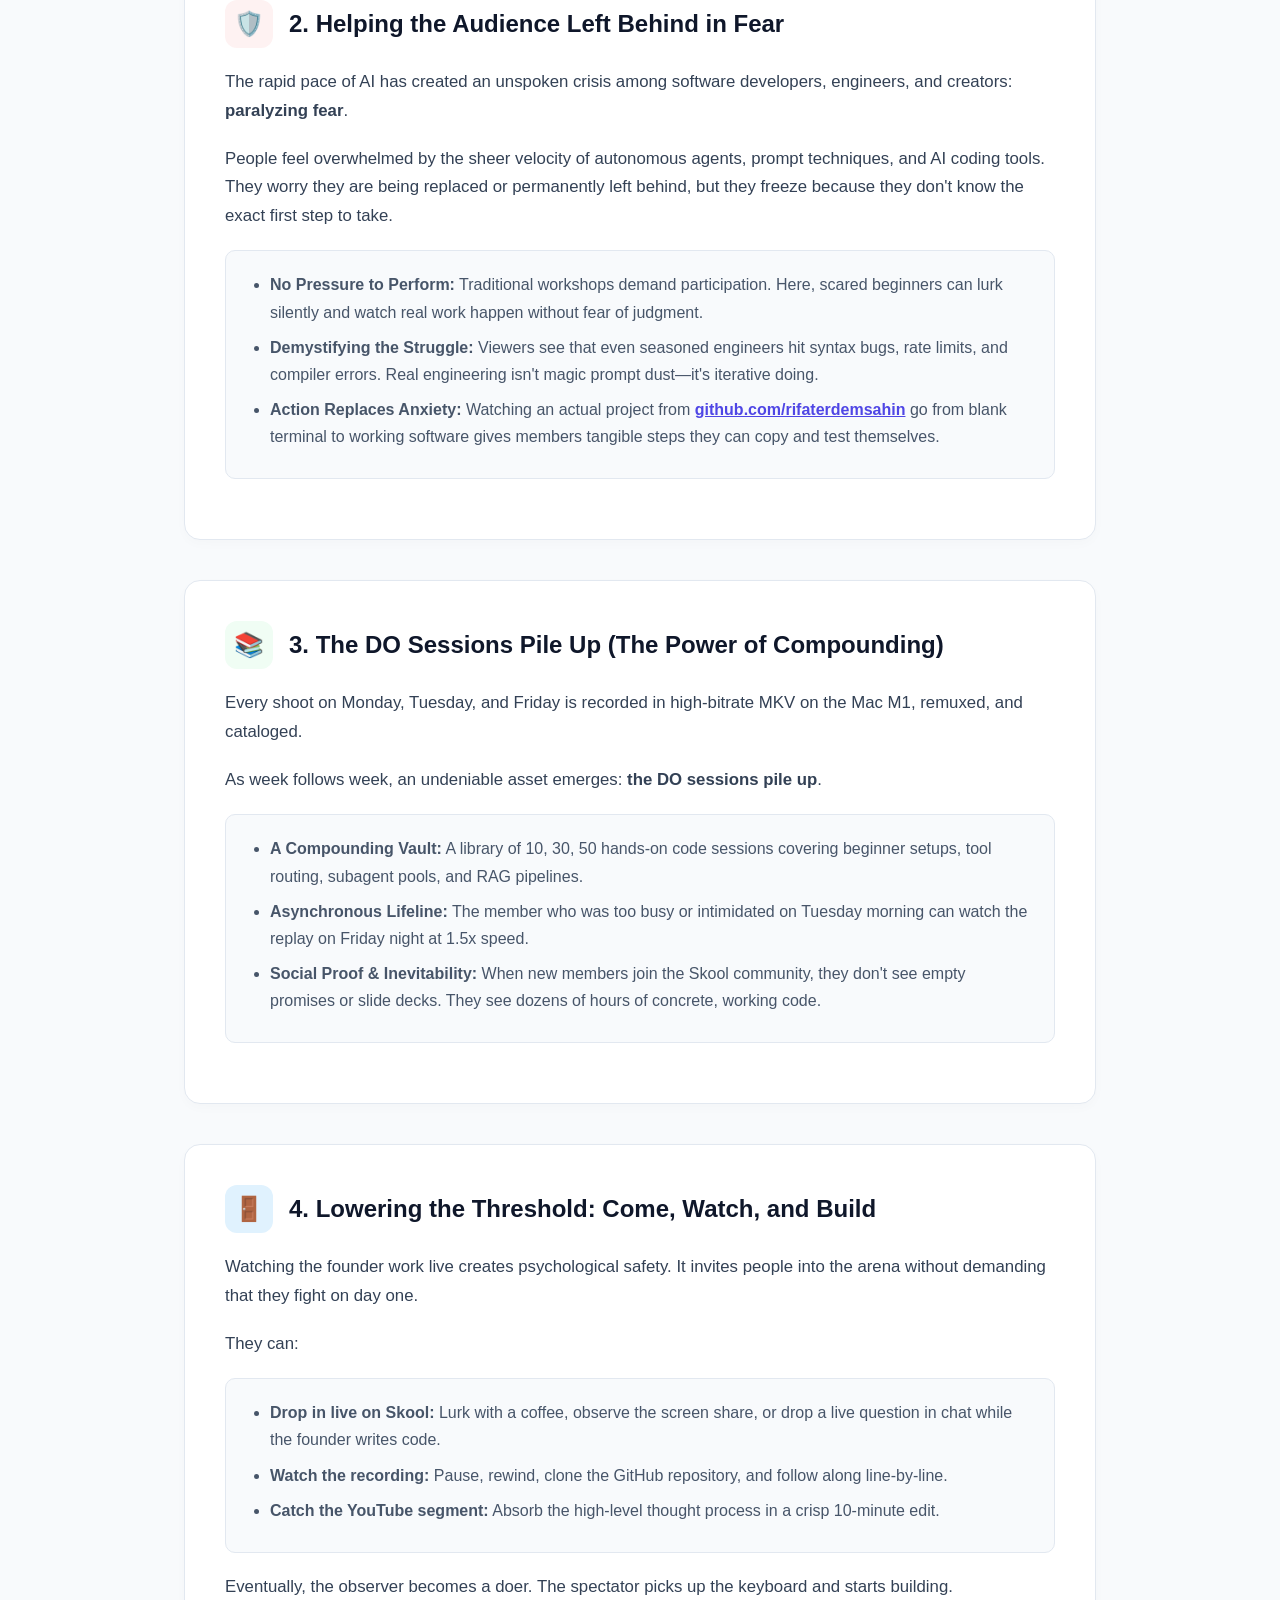
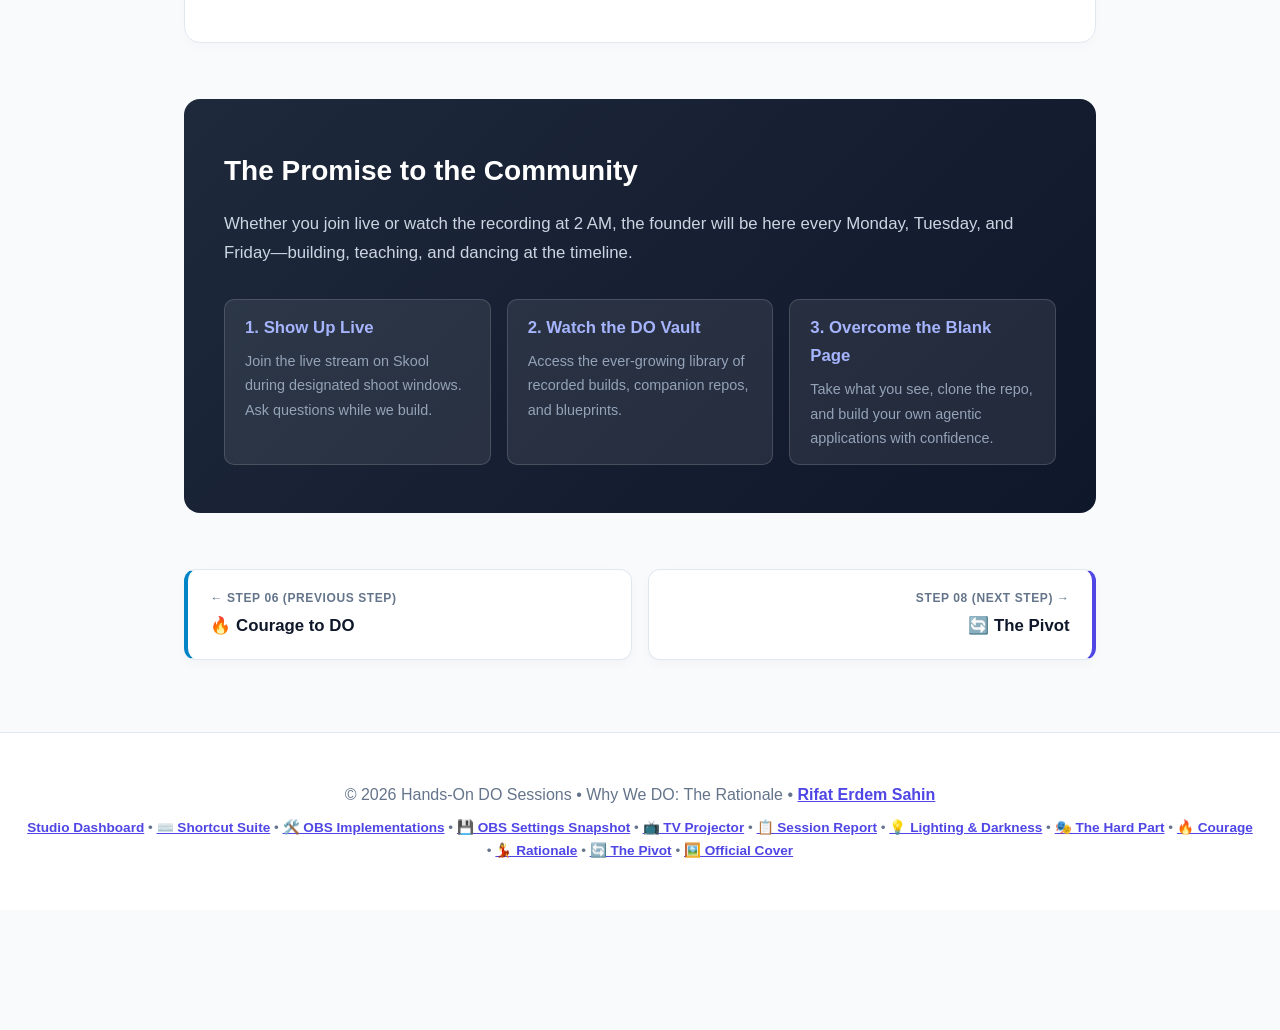
<file: rationale.html>
<!DOCTYPE html>
<html lang="en">
<head>
    <meta charset="UTF-8">
    <meta name="viewport" content="width=device-width, initial-scale=1.0">
    <title>The Rationale: Keep Dancing | Hands-On DO Sessions</title>
    <link rel="stylesheet" href="notes-bar.css">
    <link rel="stylesheet" href="site-search.css">
    <style>
        :root {
            --primary: #4F46E5;
            --primary-hover: #4338CA;
            --primary-light: #EEF2FF;
            --secondary: #0284c7;
            --accent: #7c3aed;
            --success: #10B981;
            --warning: #F59E0B;
            --dark: #0f172a;
            --dark-surface: #1e293b;
            --light: #f8fafc;
            --card-bg: #ffffff;
            --border: #e2e8f0;
            --gray: #64748b;
            --gray-light: #94a3b8;
        }

        * {
            margin: 0;
            padding: 0;
            box-sizing: border-box;
            font-family: -apple-system, BlinkMacSystemFont, "Segoe UI", Roboto, Oxygen, Ubuntu, Cantarell, "Helvetica Neue", sans-serif;
        }

        body {
            background-color: var(--light);
            color: var(--dark);
            line-height: 1.7;
        }

        header {
            background: linear-gradient(135deg, #0f172a 0%, #1e1b4b 60%, #312e81 100%);
            color: white;
            padding: 4.5rem 2rem 3.5rem;
            text-align: center;
            border-bottom: 4px solid var(--primary);
        }

        .header-badge {
            display: inline-flex;
            align-items: center;
            gap: 0.5rem;
            background: rgba(79, 70, 229, 0.25);
            border: 1px solid rgba(165, 180, 252, 0.3);
            color: #c7d2fe;
            padding: 0.35rem 1rem;
            border-radius: 9999px;
            font-size: 0.85rem;
            font-weight: 600;
            letter-spacing: 0.05em;
            text-transform: uppercase;
            margin-bottom: 1.25rem;
        }

        header h1 {
            font-size: 2.8rem;
            font-weight: 800;
            letter-spacing: -0.02em;
            margin-bottom: 1rem;
        }

        header p {
            color: #cbd5e1;
            font-size: 1.25rem;
            max-width: 780px;
            margin: 0 auto 1.5rem;
        }

        .header-links {
            display: flex;
            justify-content: center;
            align-items: center;
            gap: 1rem;
            flex-wrap: wrap;
            margin-top: 1.5rem;
        }

        .header-btn {
            display: inline-flex;
            align-items: center;
            gap: 0.5rem;
            padding: 0.65rem 1.25rem;
            border-radius: 8px;
            font-weight: 600;
            font-size: 0.95rem;
            text-decoration: none;
            transition: all 0.2s ease;
        }

        .header-btn-home {
            background: rgba(255, 255, 255, 0.12);
            color: white;
            border: 1px solid rgba(255, 255, 255, 0.25);
        }
        .header-btn-home:hover {
            background: rgba(255, 255, 255, 0.22);
            transform: translateY(-2px);
        }

        .header-btn-primary {
            background: var(--primary);
            color: white;
        }
        .header-btn-primary:hover {
            background: var(--primary-hover);
            transform: translateY(-2px);
        }

        .container {
            max-width: 960px;
            margin: 0 auto;
            padding: 3.5rem 1.5rem;
        }

        .hero-quote {
            background: #ffffff;
            border-left: 6px solid var(--primary);
            padding: 2rem 2.5rem;
            border-radius: 0 16px 16px 0;
            box-shadow: 0 10px 25px -5px rgba(0, 0, 0, 0.04);
            margin-bottom: 3.5rem;
        }

        .hero-quote blockquote {
            font-size: 1.35rem;
            font-weight: 500;
            color: var(--dark);
            font-style: italic;
            margin-bottom: 0.75rem;
        }

        .hero-quote cite {
            display: block;
            color: var(--gray);
            font-size: 0.95rem;
            font-style: normal;
            font-weight: 600;
        }

        .rationale-card {
            background: #ffffff;
            border: 1px solid var(--border);
            border-radius: 16px;
            padding: 2.5rem;
            margin-bottom: 2.5rem;
            box-shadow: 0 4px 12px rgba(0, 0, 0, 0.02);
            transition: transform 0.2s ease;
        }

        .rationale-card:hover {
            transform: translateY(-2px);
            box-shadow: 0 10px 24px rgba(0, 0, 0, 0.05);
        }

        .card-header {
            display: flex;
            align-items: center;
            gap: 1rem;
            margin-bottom: 1.25rem;
        }

        .icon-box {
            width: 48px;
            height: 48px;
            border-radius: 12px;
            display: flex;
            align-items: center;
            justify-content: center;
            font-size: 1.5rem;
        }

        .icon-dance { background: #fdf2f8; color: #db2777; }
        .icon-fear { background: #fef2f2; color: #dc2626; }
        .icon-pile { background: #f0fdf4; color: #16a34a; }
        .icon-door { background: #e0f2fe; color: #0284c7; }

        .card-header h2 {
            font-size: 1.5rem;
            font-weight: 700;
            color: var(--dark);
        }

        .rationale-card p {
            font-size: 1.05rem;
            color: #334155;
            margin-bottom: 1.2rem;
        }

        .rationale-card p:last-child {
            margin-bottom: 0;
        }

        .highlight-box {
            background: #f8fafc;
            border: 1px solid #e2e8f0;
            border-radius: 10px;
            padding: 1.25rem 1.5rem;
            margin: 1.25rem 0;
        }

        .highlight-box ul {
            padding-left: 1.25rem;
            color: #475569;
        }

        .highlight-box li {
            margin-bottom: 0.5rem;
        }

        .audience-bridge {
            background: linear-gradient(135deg, #1e293b 0%, #0f172a 100%);
            color: white;
            padding: 3rem 2.5rem;
            border-radius: 16px;
            margin-top: 3.5rem;
            margin-bottom: 3.5rem;
        }

        .audience-bridge h2 {
            font-size: 1.75rem;
            margin-bottom: 1rem;
            color: #ffffff;
        }

        .audience-bridge p {
            color: #cbd5e1;
            font-size: 1.05rem;
            margin-bottom: 1.5rem;
        }

        .action-row {
            display: flex;
            gap: 1rem;
            flex-wrap: wrap;
            margin-top: 2rem;
        }

        .action-tag {
            background: rgba(255, 255, 255, 0.08);
            border: 1px solid rgba(255, 255, 255, 0.15);
            padding: 0.85rem 1.25rem;
            border-radius: 10px;
            flex: 1;
            min-width: 240px;
        }

        .action-tag h4 {
            color: #a5b4fc;
            font-size: 1.05rem;
            margin-bottom: 0.4rem;
        }

        .action-tag p {
            font-size: 0.9rem;
            color: #94a3b8;
            margin-bottom: 0;
        }

        footer {
            text-align: center;
            padding: 3rem 1.5rem;
            color: var(--gray);
            border-top: 1px solid var(--border);
            background: #ffffff;
        }

        /* Leadership Video Spotlight & Hands-On Principles */
        .video-spotlight-card {
            background: linear-gradient(145deg, #0f172a 0%, #1e1b4b 50%, #090d16 100%);
            border: 1px solid #3b4261;
            border-radius: 18px;
            padding: 2.5rem;
            color: white;
            margin-bottom: 3.5rem;
            box-shadow: 0 15px 35px -10px rgba(0, 0, 0, 0.5);
            position: relative;
            overflow: hidden;
        }

        .video-spotlight-header {
            text-align: center;
            max-width: 820px;
            margin: 0 auto 2rem;
        }

        .video-spotlight-header .badge-spotlight {
            display: inline-flex;
            align-items: center;
            gap: 0.5rem;
            background: rgba(244, 63, 94, 0.2);
            border: 1px solid rgba(244, 63, 94, 0.4);
            color: #fecdd3;
            font-size: 0.8rem;
            font-weight: 800;
            text-transform: uppercase;
            letter-spacing: 0.05em;
            padding: 0.25rem 0.8rem;
            border-radius: 9999px;
            margin-bottom: 0.75rem;
        }

        .video-spotlight-header h2 {
            font-size: 2.1rem;
            font-weight: 800;
            color: #ffffff;
            margin-bottom: 0.85rem;
            letter-spacing: -0.01em;
        }

        .video-spotlight-header p {
            color: #cbd5e1;
            font-size: 1.05rem;
            line-height: 1.6;
        }

        .video-embed-wrap {
            position: relative;
            padding-bottom: 56.25%; /* 16:9 ratio */
            height: 0;
            overflow: hidden;
            border-radius: 14px;
            box-shadow: 0 12px 30px rgba(0, 0, 0, 0.6);
            border: 1px solid rgba(255, 255, 255, 0.18);
            margin: 0 auto 2.5rem;
            max-width: 860px;
            background: #000;
        }

        .video-embed-wrap iframe {
            position: absolute;
            top: 0;
            left: 0;
            width: 100%;
            height: 100%;
            border: 0;
        }

        .leadership-pillars {
            display: grid;
            grid-template-columns: repeat(auto-fit, minmax(280px, 1fr));
            gap: 1.25rem;
            margin-top: 1.5rem;
        }

        .leader-pillar-card {
            background: rgba(30, 41, 59, 0.85);
            border: 1px solid #334155;
            border-radius: 12px;
            padding: 1.4rem;
            transition: transform 0.2s ease, border-color 0.2s ease;
        }

        .leader-pillar-card:hover {
            transform: translateY(-2px);
            border-color: #818cf8;
            background: rgba(30, 41, 59, 1);
        }

        .pillar-icon-row {
            display: flex;
            align-items: center;
            gap: 0.65rem;
            margin-bottom: 0.75rem;
        }

        .pillar-icon {
            font-size: 1.5rem;
        }

        .pillar-title {
            font-size: 1.08rem;
            font-weight: 700;
            color: #f8fafc;
        }

        .pillar-desc {
            font-size: 0.92rem;
            color: #94a3b8;
            line-height: 1.6;
            margin-bottom: 0;
        }

        /* Logically Grouped Shared Sticky Top Menu */
        .shared-nav {
            position: sticky;
            top: 0;
            z-index: 1000;
            background: rgba(15, 23, 42, 0.96);
            backdrop-filter: blur(12px);
            -webkit-backdrop-filter: blur(12px);
            border-bottom: 1px solid rgba(255, 255, 255, 0.1);
            box-shadow: 0 4px 20px rgba(0, 0, 0, 0.25);
        }

        .nav-container {
            max-width: 1200px;
            margin: 0 auto;
            padding: 0.75rem 1.5rem;
            display: flex;
            align-items: center;
            justify-content: space-between;
            gap: 1.25rem;
        }

        .nav-brand {
            display: flex;
            align-items: center;
            gap: 0.6rem;
            color: white;
            text-decoration: none;
            font-weight: 800;
            font-size: 1.05rem;
            letter-spacing: -0.01em;
            white-space: nowrap;
        }

        .nav-brand:hover {
            color: #c7d2fe;
        }

        .nav-icon {
            font-size: 1.25rem;
        }

        .nav-groups {
            display: flex;
            align-items: center;
            gap: 0.5rem;
            flex-wrap: wrap;
        }

        .nav-dropdown {
            position: relative;
        }

        .nav-drop-btn {
            background: transparent;
            border: 1px solid transparent;
            color: #cbd5e1;
            font-size: 0.88rem;
            font-weight: 600;
            padding: 0.45rem 0.8rem;
            border-radius: 8px;
            cursor: pointer;
            display: inline-flex;
            align-items: center;
            gap: 0.4rem;
            transition: all 0.2s ease;
        }

        .nav-drop-btn:hover, .nav-dropdown:focus-within .nav-drop-btn {
            color: #ffffff;
            background: rgba(255, 255, 255, 0.08);
            border-color: rgba(255, 255, 255, 0.15);
        }

        .drop-arrow {
            font-size: 0.75rem;
            color: #94a3b8;
            transition: transform 0.2s ease;
        }

        .nav-dropdown:hover .drop-arrow {
            transform: rotate(180deg);
        }

        .dropdown-menu {
            position: absolute;
            top: 100%;
            left: 0;
            background: #1e293b;
            border: 1px solid #334155;
            border-radius: 10px;
            padding: 0.5rem;
            min-width: 240px;
            box-shadow: 0 15px 30px rgba(0,0,0,0.3);
            display: none;
            flex-direction: column;
            gap: 0.25rem;
            z-index: 1001;
            margin-top: 0.35rem;
        }

        .nav-dropdown:hover .dropdown-menu,
        .nav-dropdown:focus-within .dropdown-menu {
            display: flex;
        }

        .dropdown-item {
            color: #cbd5e1;
            text-decoration: none;
            font-size: 0.85rem;
            font-weight: 500;
            padding: 0.55rem 0.85rem;
            border-radius: 6px;
            transition: all 0.15s ease;
            display: flex;
            align-items: center;
            gap: 0.5rem;
            white-space: nowrap;
        }

        .dropdown-item:hover {
            color: #ffffff;
            background: rgba(79, 70, 229, 0.3);
        }

        .nav-pill-btn {
            text-decoration: none;
            font-size: 0.85rem;
            font-weight: 600;
            padding: 0.45rem 0.85rem;
            border-radius: 8px;
            display: inline-flex;
            align-items: center;
            gap: 0.4rem;
            transition: all 0.2s ease;
            white-space: nowrap;
        }

        .highlight-btn {
            background: #f43f5e;
            color: white;
        }

        .highlight-btn:hover {
            background: #e11d48;
            transform: translateY(-1px);
        }

        .gh-btn {
            background: rgba(255, 255, 255, 0.08);
            border: 1px solid rgba(255, 255, 255, 0.18);
            color: #f1f5f9;
        }

        .gh-btn:hover {
            background: rgba(255, 255, 255, 0.2);
            color: white;
        }

        @media (max-width: 960px) {
            .nav-container {
                flex-direction: column;
                align-items: stretch;
                padding: 0.6rem 1rem;
                gap: 0.6rem;
            }
            .nav-groups {
                justify-content: flex-start;
            }
        }

        @media (max-width: 768px) {
            header h1 {
                font-size: 2.1rem;
            }
            .hero-quote {
                padding: 1.5rem;
            }
            .rationale-card, .audience-bridge {
                padding: 1.5rem;
            }
        }
    </style>
</head>
<body>

    <!-- Logically Grouped Shared Sticky Top Menu -->
    <nav class="shared-nav">
        <div class="nav-container">
            <a href="index.html" class="nav-brand">
                <span class="nav-icon">🎬</span>
                <span class="nav-title">Hands-On DO</span>
            </a>
            <div class="nav-groups">
                <!-- Group 1: Studio & Production -->
                <div class="nav-dropdown">
                    <button class="nav-drop-btn">
                        <span>🎬 Studio &amp; Production</span>
                        <span class="drop-arrow">▾</span>
                    </button>
                    <div class="dropdown-menu">
                        <a href="index.html" class="dropdown-item">🏠 Studio Dashboard</a>
                        <a href="shortcuts.html" class="dropdown-item">⌨️ Complete Shortcut Suite</a>
                        <a href="obs-implementations.html" class="dropdown-item">🛠️ OBS Implementations &amp; Scenes</a>
                        <a href="obs-settings.html" class="dropdown-item">💾 OBS Settings Snapshot</a>
                        <a href="tv-projector.html" class="dropdown-item">📺 TV Projector Automation</a>
                        <a href="session-report.html" class="dropdown-item">📋 Session Report</a>
                        <a href="lighting.html" class="dropdown-item">💡 A-Roll Lighting &amp; Darkness</a>
                        <a href="cover.html" class="dropdown-item">🖼️ Official Cover (1460x752)</a>
                        <a href="index.html#confidence-monitor" class="dropdown-item">🖥️ TV Confidence Monitor</a>
                        <a href="index.html#footage-setup" class="dropdown-item">🎥 Background &amp; Footage Setup</a>
                        <a href="index.html#checklist" class="dropdown-item">📋 5-Stage Pre-Shoot Checklist</a>
                        <a href="index.html#assistant" class="dropdown-item">🤖 Production Assistant Guide</a>
                    </div>
                </div>

                <!-- Group 2: Curriculum & Repos -->
                <div class="nav-dropdown">
                    <button class="nav-drop-btn">
                        <span>📚 Curriculum &amp; Repos</span>
                        <span class="drop-arrow">▾</span>
                    </button>
                    <div class="dropdown-menu">
                        <a href="index.html#thought-process" class="dropdown-item">🧠 The Age of AI Thought Process</a>
                        <a href="index.html#repos" class="dropdown-item">📦 Featured GitHub Repos</a>
                        <a href="index.html#schedule" class="dropdown-item">📅 3-Day Shoot Cadence</a>
                        <a href="index.html#curriculum" class="dropdown-item">📚 Modular Curriculum Blueprint</a>
                        <a href="index.html#pipeline" class="dropdown-item">🚀 Skool + YouTube Pipeline</a>
                    </div>
                </div>

                <!-- Group 3: Mindset & Philosophy -->
                <div class="nav-dropdown">
                    <button class="nav-drop-btn">
                        <span>💡 Mindset &amp; Philosophy</span>
                        <span class="drop-arrow">▾</span>
                    </button>
                    <div class="dropdown-menu">
                        <a href="rationale.html" class="dropdown-item nav-item-active">💃 The "Keep Dancing" Rationale</a>
                        <a href="hard-part.html" class="dropdown-item">🎭 The Hard Part: Be Yourself</a>
                        <a href="courage.html" class="dropdown-item">🔥 Courage: The Key to the Game</a>
                        <a href="pivot.html" class="dropdown-item">🔄 The 1-on-1 Pivot</a>
                    </div>
                </div>

                <!-- Standalone Action Buttons (All 9 Steps + Search + GitHub) -->
                <a href="index.html" class="nav-pill-btn gh-btn">🏠 Studio</a>
                <a href="shortcuts.html" class="nav-pill-btn gh-btn">⌨️ Shortcuts</a>
                <a href="obs-implementations.html" class="nav-pill-btn gh-btn">🛠️ OBS</a>
                <a href="obs-settings.html" class="nav-pill-btn gh-btn">💾 OBS Settings</a>
                <a href="tv-projector.html" class="nav-pill-btn gh-btn">📺 TV Projector</a>
                <a href="lighting.html" class="nav-pill-btn gh-btn">💡 Lighting</a>
                <a href="hard-part.html" class="nav-pill-btn gh-btn">🎭 The Hard Part</a>
                <a href="courage.html" class="nav-pill-btn gh-btn">🔥 Courage</a>
                <a href="rationale.html" class="nav-pill-btn gh-btn nav-item-active">💃 Rationale</a>
                <a href="pivot.html" class="nav-pill-btn gh-btn">🔄 The Pivot</a>
                <a href="cover.html" class="nav-pill-btn gh-btn">🖼️ Cover</a>
                <button type="button" id="site-search-trigger" class="nav-pill-btn gh-btn" aria-label="Search all site content">🔍 Search</button>
                <a href="https://github.com/rifaterdemsahin" target="_blank" class="nav-pill-btn gh-btn">
                    <svg width="14" height="14" viewBox="0 0 16 16" fill="currentColor"><path d="M8 0C3.58 0 0 3.58 0 8c0 3.54 2.29 6.53 5.47 7.59.4.07.55-.17.55-.38 0-.19-.01-.82-.01-1.49-2.01.37-2.53-.49-2.69-.94-.09-.23-.48-.94-.82-1.13-.28-.15-.68-.52-.01-.53.63-.01 1.08.58 1.23.82.72 1.21 1.87.87 2.33.66.07-.52.28-.87.51-1.07-1.78-.2-3.64-.89-3.64-3.95 0-.87.31-1.59.82-2.15-.08-.2-.36-1.02.08-2.12 0 0 .67-.21 2.2.82.64-.18 1.32-.27 2-.27.68 0 1.36.09 2 .27 1.53-1.04 2.2-.82 2.2-.82.44 1.1.16 1.92.08 2.12.51.56.82 1.27.82 2.15 0 3.07-1.87 3.75-3.65 3.95.29.25.54.73.54 1.48 0 1.07-.01 1.93-.01 2.2 0 .21.15.46.55.38A8.013 8.013 0 0016 8c0-4.42-3.58-8-8-8z"/></svg>
                    GitHub
                </a>
            </div>
        </div>
    </nav>

    <header>
        <div class="header-badge">Step 07 of 09 • Compounding Vault &amp; Long-Term Strategy</div>
        <h1>Why We DO: The Rationale</h1>
        <p>Why the founder keeps dancing at scheduled timelines, even when no one attends, how the DO sessions pile up, and how this melts away the fear of being left behind.</p>
        
        <div class="header-links">
            <a href="index.html" class="header-btn header-btn-home">
                ← Back to Production Dashboard
            </a>
            <a href="https://github.com/rifaterdemsahin" target="_blank" class="header-btn header-btn-primary">
                Explore GitHub Repositories
            </a>
        </div>
    </header>

    <div class="container">

        <!-- Sequential Reading Stepper Banner -->
        <div class="reading-stepper-wrap">
            <div class="stepper-header">
                <div class="stepper-heading">
                    <span>📖 Sequential Reading Roadmap</span>
                </div>
                <span class="stepper-current-badge">Step 07 of 09 • The Rationale</span>
            </div>
            <div class="stepper-timeline">
                <a href="index.html" class="step-card">
                    <span class="step-card-num">Step 01</span>
                    <span class="step-card-title">🏠 Studio &amp; Rig</span>
                </a>
                <span class="step-arrow-divider">➔</span>
                <a href="shortcuts.html" class="step-card">
                    <span class="step-card-num">Step 02</span>
                    <span class="step-card-title">⌨️ Shortcut Suite</span>
                </a>
                <span class="step-arrow-divider">➔</span>
                <a href="obs-implementations.html" class="step-card">
                    <span class="step-card-num">Step 03</span>
                    <span class="step-card-title">🛠️ OBS & Scenes</span>
                </a>
                <span class="step-arrow-divider">➔</span>
                <a href="lighting.html" class="step-card">
                    <span class="step-card-num">Step 04</span>
                    <span class="step-card-title">💡 Lighting &amp; Dark</span>
                </a>
                <span class="step-arrow-divider">➔</span>
                <a href="hard-part.html" class="step-card">
                    <span class="step-card-num">Step 05</span>
                    <span class="step-card-title">🎭 The Hard Part</span>
                </a>
                <span class="step-arrow-divider">➔</span>
                <a href="courage.html" class="step-card">
                    <span class="step-card-num">Step 06</span>
                    <span class="step-card-title">🔥 Courage to DO</span>
                </a>
                <span class="step-arrow-divider">➔</span>
                <a href="rationale.html" class="step-card active">
                    <span class="step-card-num">Step 07 (Active)</span>
                    <span class="step-card-title">💃 The Rationale</span>
                </a>
                <span class="step-arrow-divider">➔</span>
                <a href="pivot.html" class="step-card">
                    <span class="step-card-num">Step 08</span>
                    <span class="step-card-title">🔄 The Pivot</span>
                </a>
                <span class="step-arrow-divider">➔</span>
                <a href="cover.html" class="step-card">
                    <span class="step-card-num">Step 09</span>
                    <span class="step-card-title">🖼️ Official Cover</span>
                </a>
            </div>
        </div>

        <!-- Core Quote -->
        <div class="hero-quote">
            <blockquote>
                "When the music plays at the scheduled hour, the founder dances. Empty dancefloor or packed stadium—it doesn't matter. You keep dancing. Over time, the music becomes undeniable."
            </blockquote>
            <cite>— Rifat Erdem Sahin &bull; Hands-On DO Sessions</cite>
        </div>

        <!-- Leadership Spotlight: The Dancing Guy & The Hands-On Mandate -->
        <div class="video-spotlight-card" id="dancing-leader">
            <div class="video-spotlight-header">
                <span class="badge-spotlight">🎬 Leadership Metaphor • The Origin of "Keep Dancing"</span>
                <h2>The Leader Dancing When No One Is Dancing</h2>
                <p>
                    Derek Sivers’ seminal 3-minute TED talk reveals the core dynamic of leadership: standing alone on a hill, looking ridiculous, and continuing to move with passion before anyone joins. The first follower validates the leader, but the movement never starts without the courage to dance alone.
                </p>
            </div>

            <!-- YouTube Video Embed -->
            <div class="video-embed-wrap">
                <iframe 
                    src="https://www.youtube-nocookie.com/embed/fW8amMCVAJQ?rel=0" 
                    title="First Follower: Leadership Lessons from Dancing Guy - Derek Sivers" 
                    allow="accelerometer; autoplay; clipboard-write; encrypted-media; gyroscope; picture-in-picture; web-share" 
                    allowfullscreen>
                </iframe>
            </div>

            <div class="leadership-pillars">
                <!-- Pillar 1: Why Erdem Must Shoot Real Hands-On -->
                <div class="leader-pillar-card" id="zero-ai-broll">
                    <div class="pillar-icon-row">
                        <span class="pillar-icon">🚫</span>
                        <h3 class="pillar-title">Zero AI-Generated B-Roll</h3>
                    </div>
                    <p class="pillar-desc">
                        Anyone can generate synthetic AI stock clips, clone generic voiceovers, and produce slide decks. Real engineers smell AI slop instantly. Erdem <strong>cannot</strong> and will not rely on AI B-roll. Viewers need to see real hands typing, real terminals spitting errors, and the authentic human brain reasoning live on camera.
                    </p>
                </div>

                <!-- Pillar 2: Going to Bed Early -->
                <div class="leader-pillar-card" id="early-to-bed">
                    <div class="pillar-icon-row">
                        <span class="pillar-icon">🛌</span>
                        <h3 class="pillar-title">Early to Bed, Energy to Shoot</h3>
                    </div>
                    <p class="pillar-desc">
                        True hands-on problem solving cannot be phoned in or outsourced. It demands peak cognitive alertness, verbal flow, and radiant presence in front of the Sony ZV-1. Going to bed early is the non-negotiable biological discipline that recharges the battery to execute 3 scheduled shoots every single week.
                    </p>
                </div>

                <!-- Pillar 3: Reaching the Outer Circle -->
                <div class="leader-pillar-card" id="outer-circle">
                    <div class="pillar-icon-row">
                        <span class="pillar-icon">🌐</span>
                        <h3 class="pillar-title">Reaching the Outer Circle</h3>
                    </div>
                    <p class="pillar-desc">
                        Close peers and the inner circle already understand the vision. But the <em>outer circle</em>—thousands of developers and professionals feeling intimidated, overwhelmed, and isolated by the AI revolution—need a beacon. By dancing publicly when no one is dancing, Erdem creates an inviting gravitational pull.
                    </p>
                </div>

                <!-- Pillar 4: Filling the Skills Gap -->
                <div class="leader-pillar-card" id="skills-gap">
                    <div class="pillar-icon-row">
                        <span class="pillar-icon">⚡</span>
                        <h3 class="pillar-title">Filling Skills Gaps with AI</h3>
                    </div>
                    <p class="pillar-desc">
                        People don't lack interest; they lack practical execution patterns. By demystifying task decomposition, semantic tool routing, and subagent orchestration hands-on from open repositories (<a href="https://github.com/rifaterdemsahin" target="_blank" style="color: #a5b4fc; text-decoration: underline;">github.com/rifaterdemsahin</a>), Erdem bridges their skills gap so they can build with confidence.
                    </p>
                </div>
            </div>
        </div>

        <!-- Section 1: The Reality of Workshop Attendance -->
        <div class="rationale-card">
            <div class="card-header">
                <div class="icon-box icon-dance">💃</div>
                <h2>1. The Founder Must Keep Dancing</h2>
            </div>
            <p>
                In community platforms like Skool, live workshops often face an awkward early barrier: <strong>people don't always show up</strong>. Schedules clash, time zones collide, or social anxiety prevents people from committing to an interactive group call.
            </p>
            <p>
                Traditional hosts get discouraged, cancel calls, or postpone sessions. <strong>We do the exact opposite:</strong>
            </p>
            <div class="highlight-box">
                <ul>
                    <li><strong>Locked Timelines:</strong> Monday, Tuesday, Friday are inviolable shoot blocks.</li>
                    <li><strong>Zero Audience Dependency:</strong> The session happens regardless of whether zero people or one hundred people log on.</li>
                    <li><strong>Live Co-Working Flow:</strong> If a member hops on, they can quietly watch over the shoulder and ask questions in the chat while the founder builds. If nobody logs on, the founder simply executes the build uninterrupted.</li>
                </ul>
            </div>
            <p>
                By treating every timeline as a live broadcast and recording session, there is zero wasted energy or awkward waiting rooms.
            </p>
        </div>

        <!-- Section 2: Overcoming the Fear Barrier -->
        <div class="rationale-card">
            <div class="card-header">
                <div class="icon-box icon-fear">🛡️</div>
                <h2>2. Helping the Audience Left Behind in Fear</h2>
            </div>
            <p>
                The rapid pace of AI has created an unspoken crisis among software developers, engineers, and creators: <strong>paralyzing fear</strong>.
            </p>
            <p>
                People feel overwhelmed by the sheer velocity of autonomous agents, prompt techniques, and AI coding tools. They worry they are being replaced or permanently left behind, but they freeze because they don't know the exact first step to take.
            </p>
            <div class="highlight-box">
                <ul>
                    <li><strong>No Pressure to Perform:</strong> Traditional workshops demand participation. Here, scared beginners can lurk silently and watch real work happen without fear of judgment.</li>
                    <li><strong>Demystifying the Struggle:</strong> Viewers see that even seasoned engineers hit syntax bugs, rate limits, and compiler errors. Real engineering isn't magic prompt dust—it's iterative doing.</li>
                    <li><strong>Action Replaces Anxiety:</strong> Watching an actual project from <a href="https://github.com/rifaterdemsahin" target="_blank" style="color: var(--primary); font-weight: 600;">github.com/rifaterdemsahin</a> go from blank terminal to working software gives members tangible steps they can copy and test themselves.</li>
                </ul>
            </div>
        </div>

        <!-- Section 3: The Compounding Effect -->
        <div class="rationale-card" id="compounding-vault">
            <div class="card-header">
                <div class="icon-box icon-pile">📚</div>
                <h2>3. The DO Sessions Pile Up (The Power of Compounding)</h2>
            </div>
            <p>
                Every shoot on Monday, Tuesday, and Friday is recorded in high-bitrate MKV on the Mac M1, remuxed, and cataloged.
            </p>
            <p>
                As week follows week, an undeniable asset emerges: <strong>the DO sessions pile up</strong>.
            </p>
            <div class="highlight-box">
                <ul>
                    <li><strong>A Compounding Vault:</strong> A library of 10, 30, 50 hands-on code sessions covering beginner setups, tool routing, subagent pools, and RAG pipelines.</li>
                    <li><strong>Asynchronous Lifeline:</strong> The member who was too busy or intimidated on Tuesday morning can watch the replay on Friday night at 1.5x speed.</li>
                    <li><strong>Social Proof &amp; Inevitability:</strong> When new members join the Skool community, they don't see empty promises or slide decks. They see dozens of hours of concrete, working code.</li>
                </ul>
            </div>
        </div>

        <!-- Section 4: The Open Door -->
        <div class="rationale-card">
            <div class="card-header">
                <div class="icon-box icon-door">🚪</div>
                <h2>4. Lowering the Threshold: Come, Watch, and Build</h2>
            </div>
            <p>
                Watching the founder work live creates psychological safety. It invites people into the arena without demanding that they fight on day one.
            </p>
            <p>
                They can:
            </p>
            <div class="highlight-box">
                <ul>
                    <li><strong>Drop in live on Skool:</strong> Lurk with a coffee, observe the screen share, or drop a live question in chat while the founder writes code.</li>
                    <li><strong>Watch the recording:</strong> Pause, rewind, clone the GitHub repository, and follow along line-by-line.</li>
                    <li><strong>Catch the YouTube segment:</strong> Absorb the high-level thought process in a crisp 10-minute edit.</li>
                </ul>
            </div>
            <p>
                Eventually, the observer becomes a doer. The spectator picks up the keyboard and starts building.
            </p>
        </div>

        <!-- Summary Bridge Banner -->
        <div class="audience-bridge">
            <h2>The Promise to the Community</h2>
            <p>
                Whether you join live or watch the recording at 2 AM, the founder will be here every Monday, Tuesday, and Friday—building, teaching, and dancing at the timeline.
            </p>
            
            <div class="action-row">
                <div class="action-tag">
                    <h4>1. Show Up Live</h4>
                    <p>Join the live stream on Skool during designated shoot windows. Ask questions while we build.</p>
                </div>
                <div class="action-tag">
                    <h4>2. Watch the DO Vault</h4>
                    <p>Access the ever-growing library of recorded builds, companion repos, and blueprints.</p>
                </div>
                <div class="action-tag">
                    <h4>3. Overcome the Blank Page</h4>
                    <p>Take what you see, clone the repo, and build your own agentic applications with confidence.</p>
                </div>
            </div>
        </div>

        <!-- Sequential Step Jump Controls -->
        <div class="step-nav-bar">
            <a href="courage.html" class="step-nav-btn prev-step">
                <span class="step-nav-hint">← Step 06 (Previous Step)</span>
                <span class="step-nav-label">🔥 Courage to DO</span>
            </a>
            <a href="pivot.html" class="step-nav-btn next-step">
                <span class="step-nav-hint">Step 08 (Next Step) →</span>
                <span class="step-nav-label">🔄 The Pivot</span>
            </a>
        </div>

    </div>

    <footer>
        <p>&copy; 2026 Hands-On DO Sessions &bull; Why We DO: The Rationale &bull; <a href="https://github.com/rifaterdemsahin" target="_blank" style="color: var(--primary); font-weight: 600;">Rifat Erdem Sahin</a></p>
        <p style="margin-top: 0.5rem; font-size: 0.85rem;">
            <a href="index.html" style="color: var(--primary); font-weight: 600;">Studio Dashboard</a> &bull;
            <a href="shortcuts.html" style="color: var(--primary); font-weight: 600;">⌨️ Shortcut Suite</a> &bull;
            <a href="obs-implementations.html" style="color: var(--primary); font-weight: 600;">🛠️ OBS Implementations</a> &bull;
            <a href="obs-settings.html" style="color: var(--primary); font-weight: 600;">💾 OBS Settings Snapshot</a> &bull;
            <a href="tv-projector.html" style="color: var(--primary); font-weight: 600;">📺 TV Projector</a> &bull;
            <a href="session-report.html" style="color: var(--primary); font-weight: 600;">📋 Session Report</a> &bull;
            <a href="lighting.html" style="color: var(--primary); font-weight: 600;">💡 Lighting &amp; Darkness</a> &bull;
            <a href="hard-part.html" style="color: var(--primary); font-weight: 600;">🎭 The Hard Part</a> &bull;
            <a href="courage.html" style="color: var(--primary); font-weight: 600;">🔥 Courage</a> &bull;
            <a href="rationale.html" style="color: var(--primary); font-weight: 600;">💃 Rationale</a> &bull;
            <a href="pivot.html" style="color: var(--primary); font-weight: 600;">🔄 The Pivot</a> &bull;
            <a href="cover.html" style="color: var(--primary); font-weight: 600;">🖼️ Official Cover</a>
        </p>
    </footer>

    <script src="notes-bar.js" defer></script>
    <script src="site-search.js" defer></script>
</body>
</html>
</file>
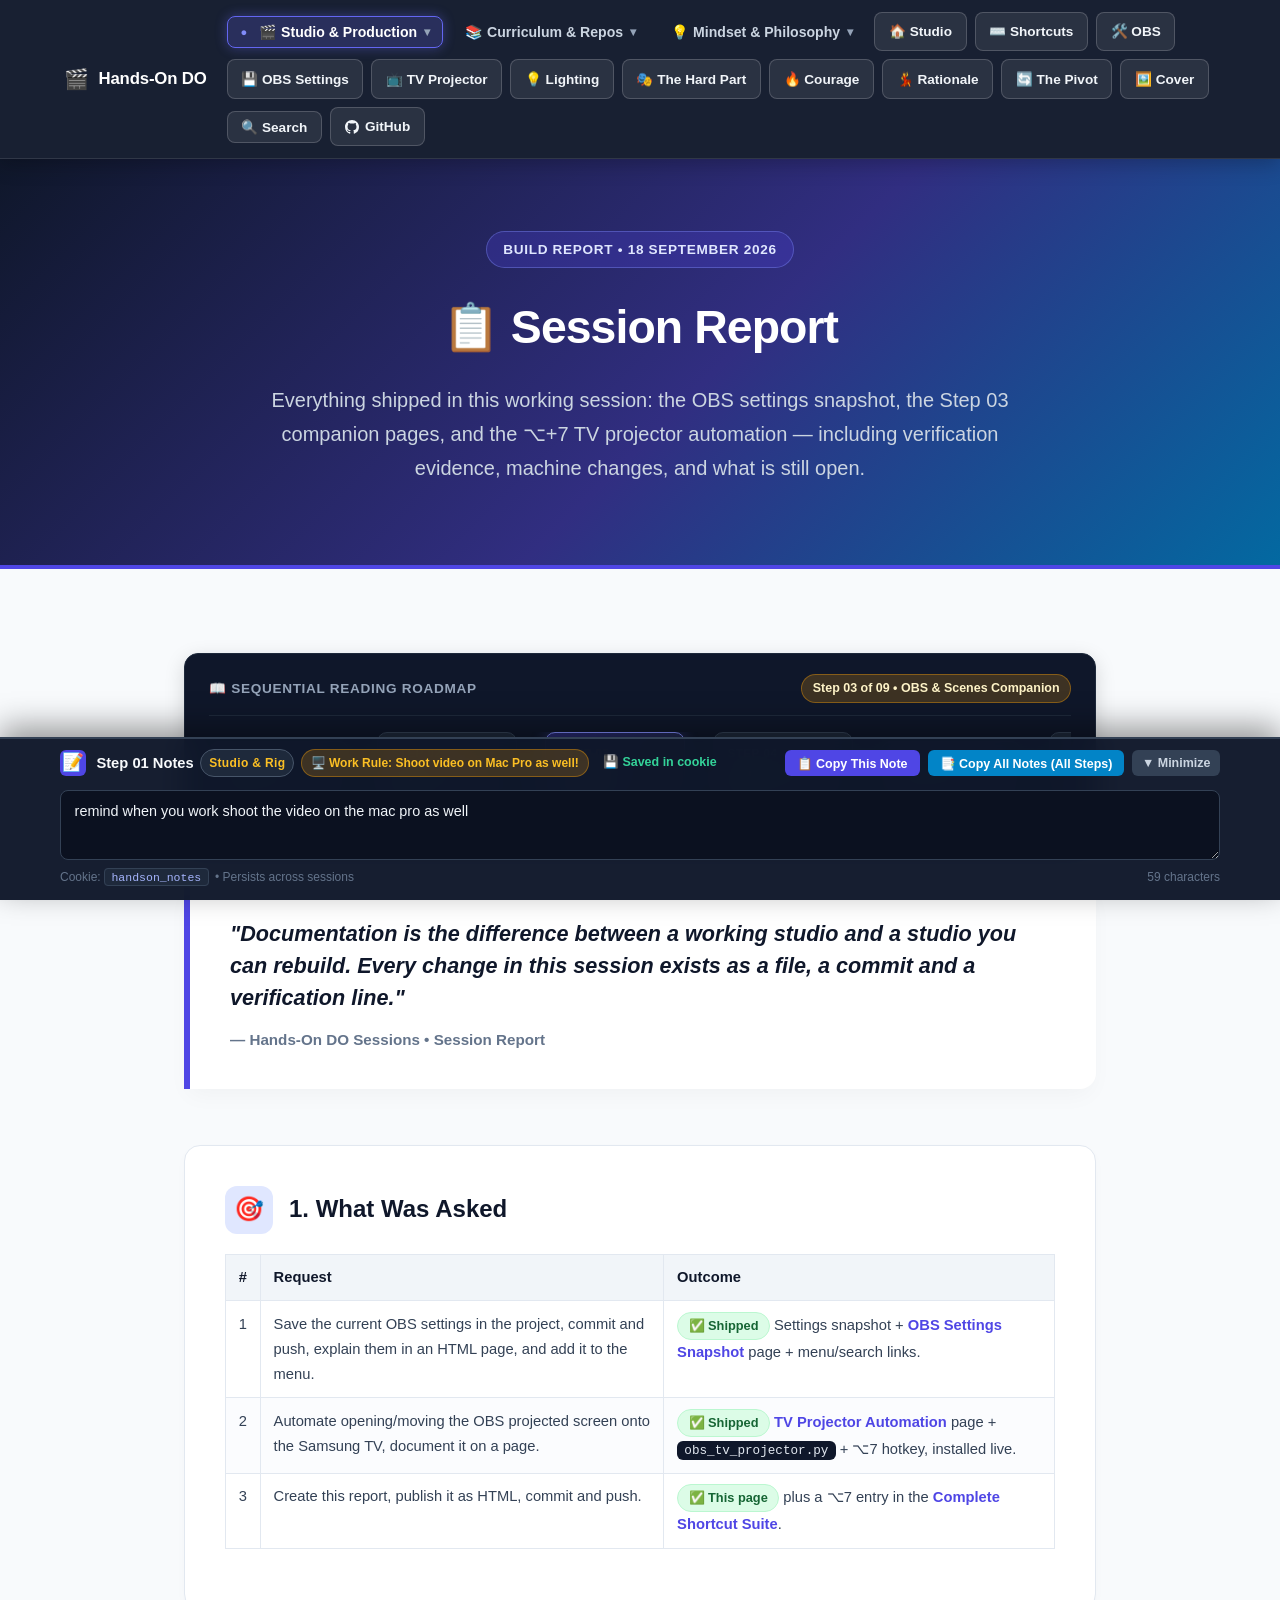
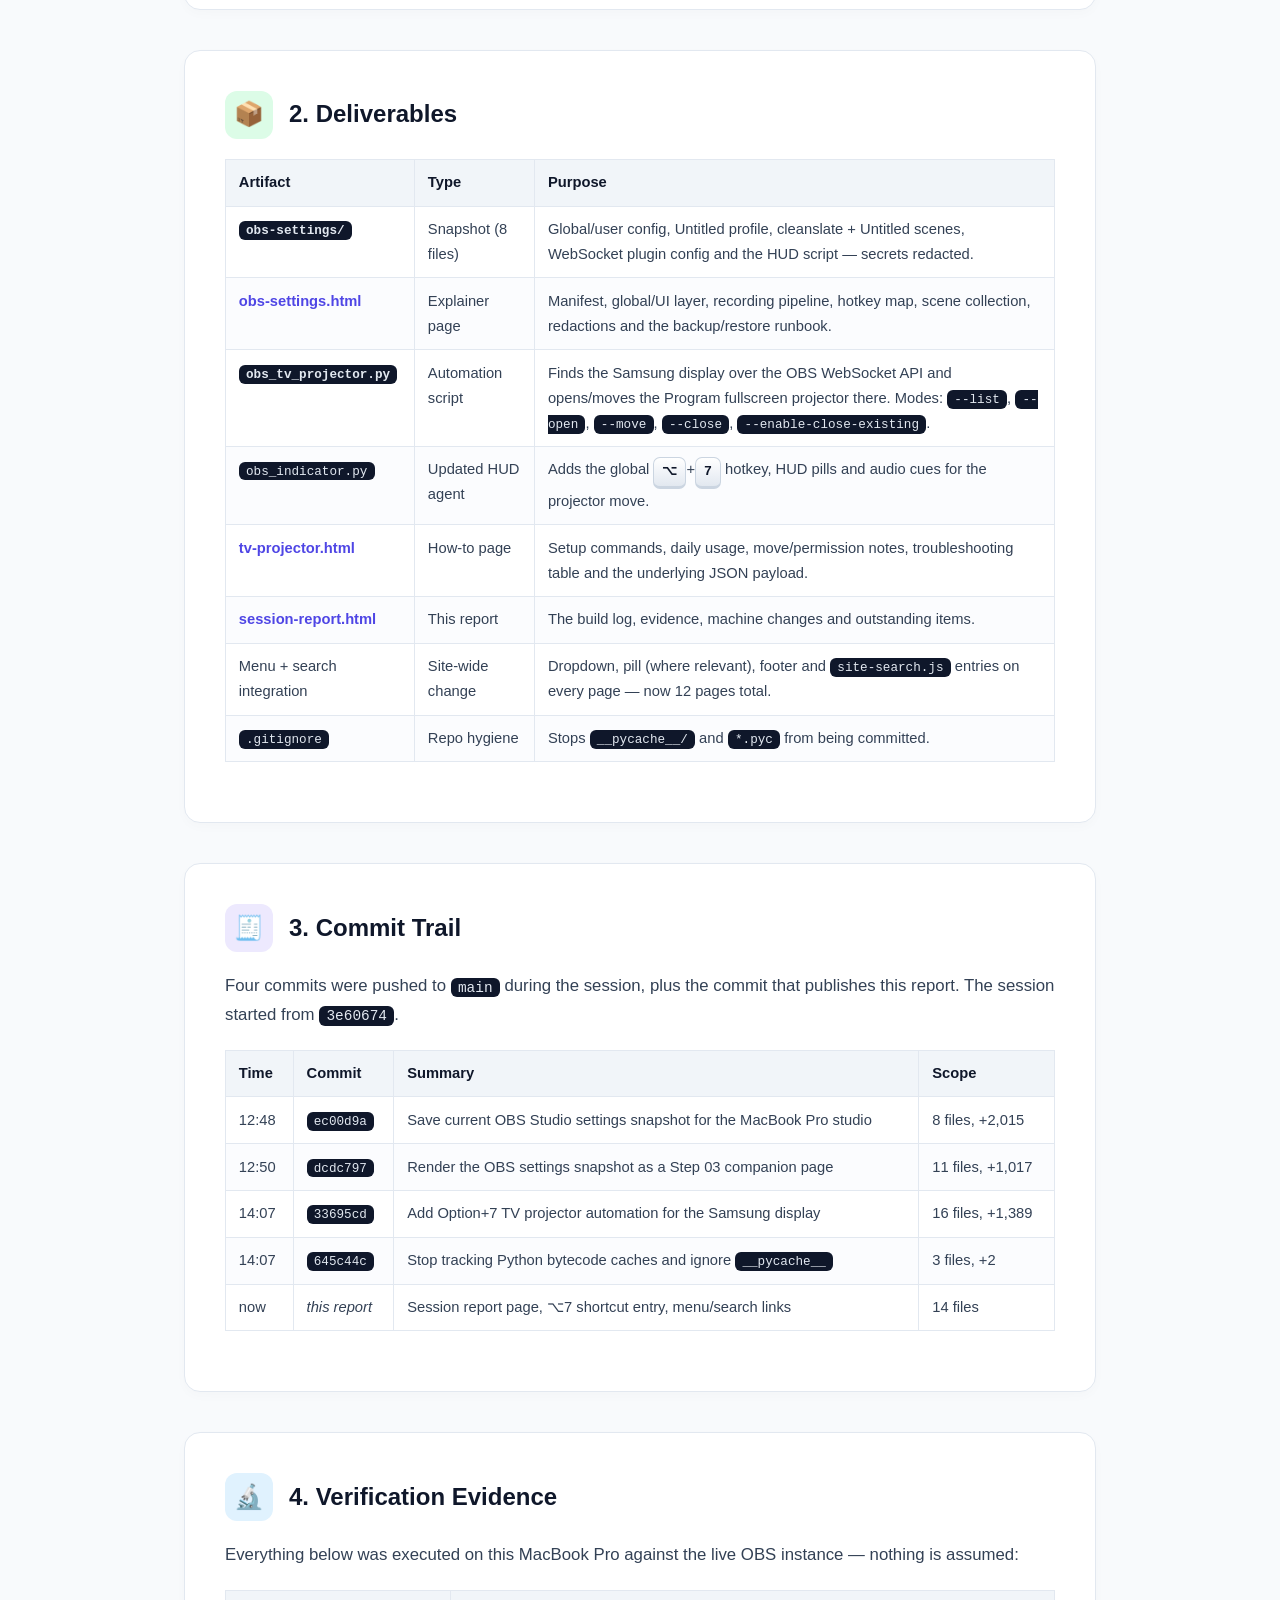
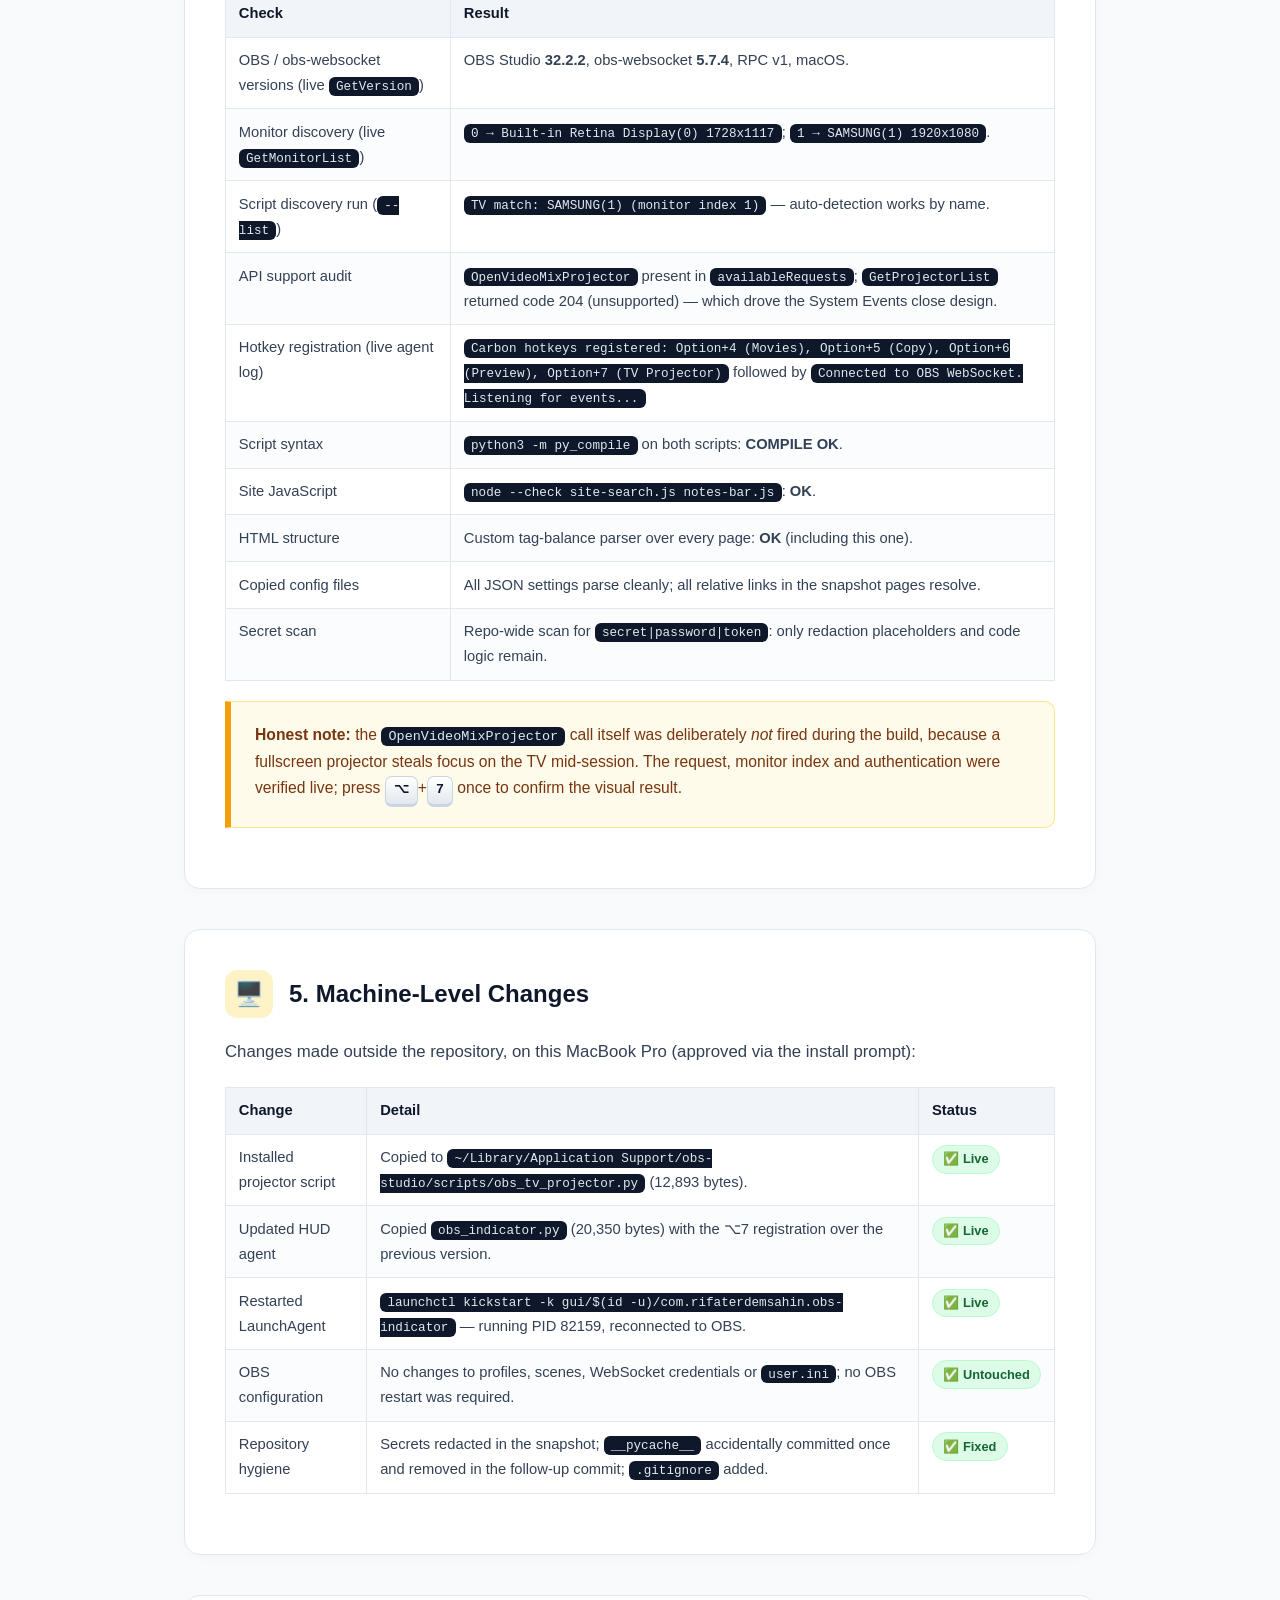
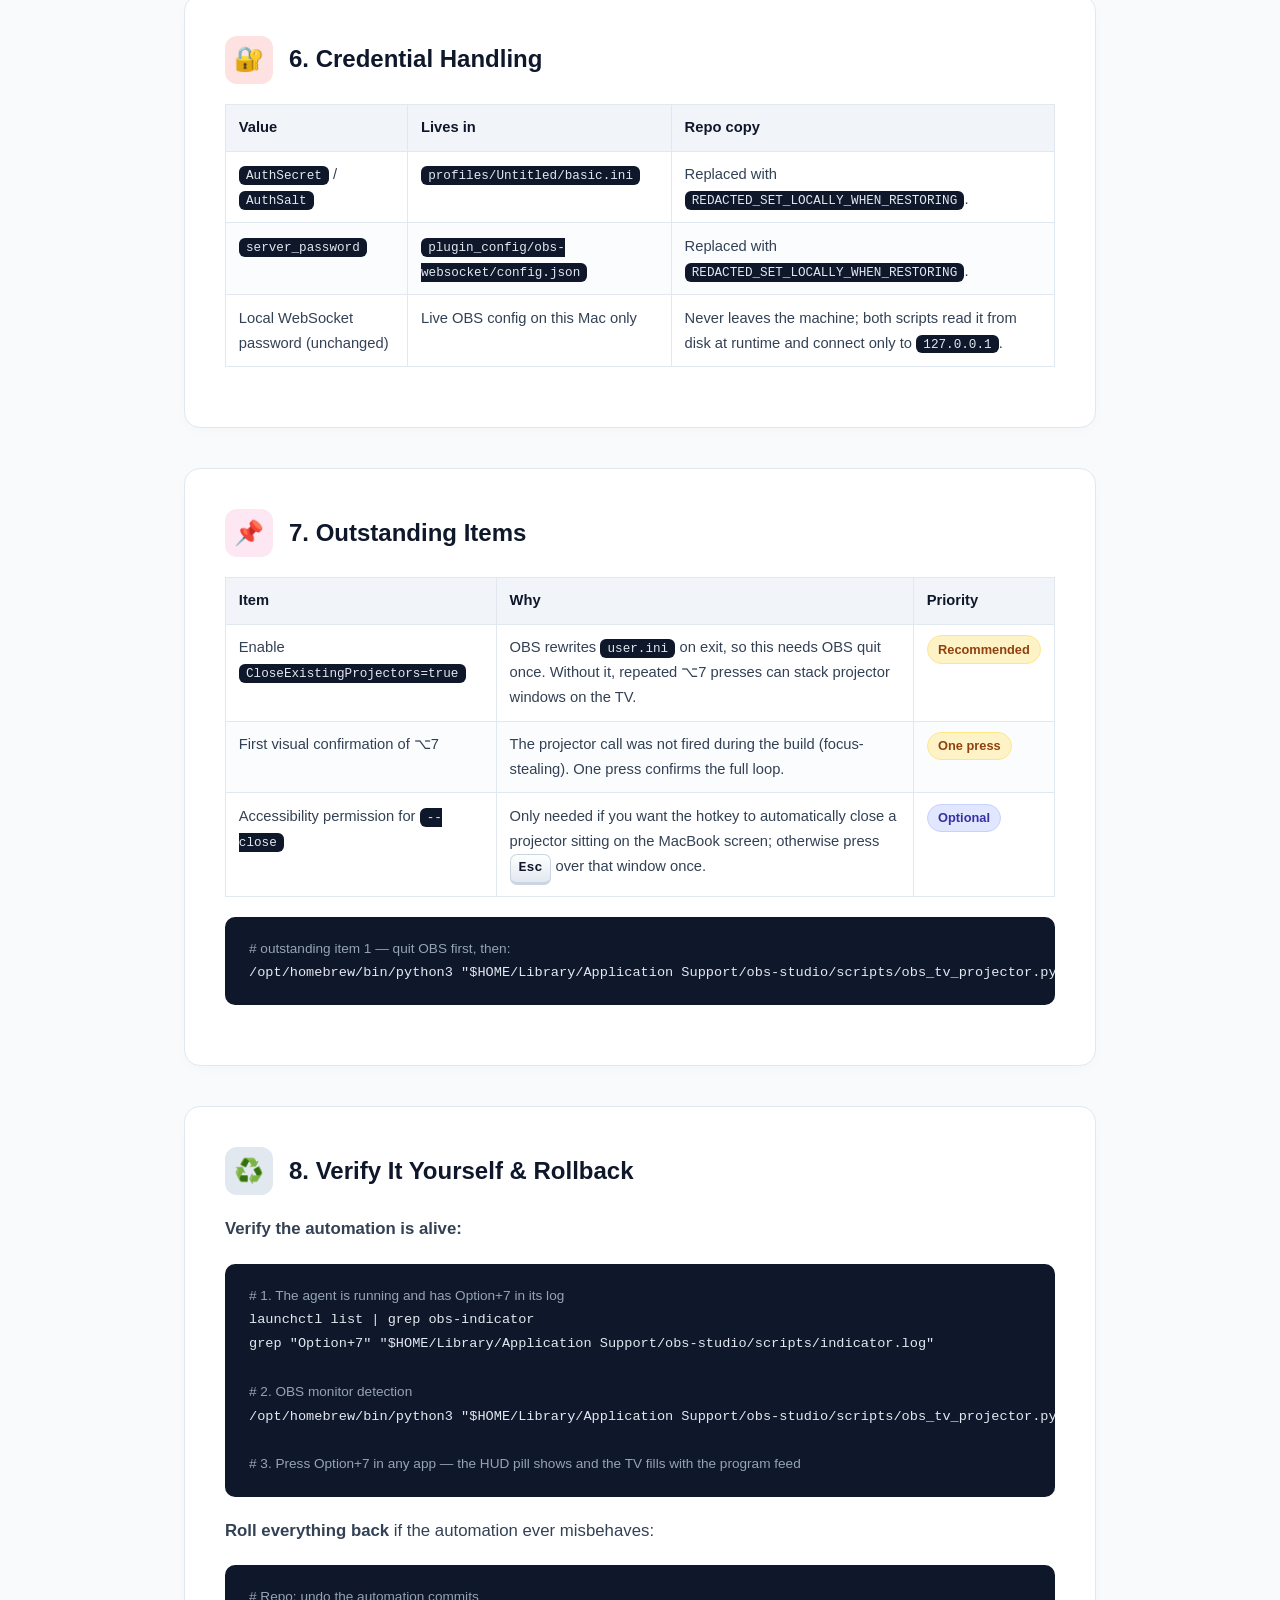
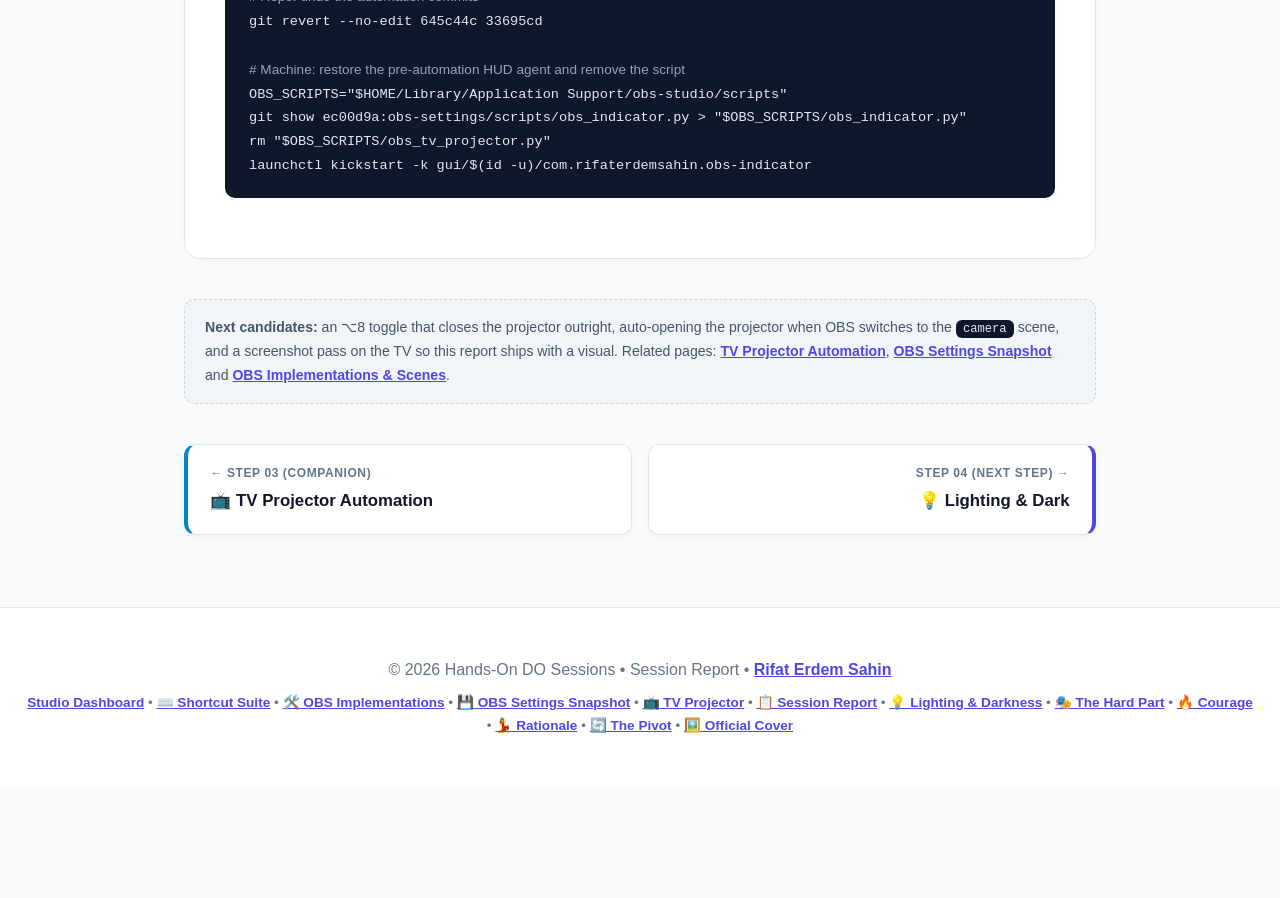
<file: session-report.html>
<!DOCTYPE html>
<html lang="en">
<head>
    <meta charset="UTF-8">
    <meta name="viewport" content="width=device-width, initial-scale=1.0">
    <title>Session Report: OBS Snapshot &amp; TV Projector | Hands-On DO Sessions</title>
    <link rel="stylesheet" href="notes-bar.css">
    <link rel="stylesheet" href="site-search.css">
    <style>
        :root {
            --primary: #4F46E5;
            --primary-hover: #4338CA;
            --primary-light: #EEF2FF;
            --secondary: #0284c7;
            --accent: #f59e0b;
            --accent-hover: #d97706;
            --success: #10B981;
            --dark: #0f172a;
            --dark-surface: #1e293b;
            --light: #f8fafc;
            --card-bg: #ffffff;
            --border: #e2e8f0;
            --gray: #64748b;
            --gray-light: #94a3b8;
        }

        * {
            margin: 0;
            padding: 0;
            box-sizing: border-box;
            font-family: -apple-system, BlinkMacSystemFont, "Segoe UI", Roboto, Oxygen, Ubuntu, Cantarell, "Helvetica Neue", sans-serif;
        }

        body {
            background-color: var(--light);
            color: var(--dark);
            line-height: 1.7;
        }

        /* Logically Grouped Shared Sticky Top Menu */
        .shared-nav {
            position: sticky;
            top: 0;
            z-index: 1000;
            background: rgba(15, 23, 42, 0.96);
            backdrop-filter: blur(12px);
            -webkit-backdrop-filter: blur(12px);
            border-bottom: 1px solid rgba(255, 255, 255, 0.1);
            box-shadow: 0 4px 20px rgba(0, 0, 0, 0.25);
        }

        .nav-container {
            max-width: 1200px;
            margin: 0 auto;
            padding: 0.75rem 1.5rem;
            display: flex;
            align-items: center;
            justify-content: space-between;
            gap: 1.25rem;
        }

        .nav-brand {
            display: flex;
            align-items: center;
            gap: 0.6rem;
            color: white;
            text-decoration: none;
            font-weight: 800;
            font-size: 1.05rem;
            letter-spacing: -0.01em;
            white-space: nowrap;
        }

        .nav-brand:hover {
            color: #c7d2fe;
        }

        .nav-icon {
            font-size: 1.25rem;
        }

        .nav-groups {
            display: flex;
            align-items: center;
            gap: 0.5rem;
            flex-wrap: wrap;
        }

        .nav-dropdown {
            position: relative;
        }

        .nav-drop-btn {
            background: transparent;
            border: 1px solid transparent;
            color: #cbd5e1;
            font-size: 0.88rem;
            font-weight: 600;
            padding: 0.45rem 0.8rem;
            border-radius: 8px;
            cursor: pointer;
            display: inline-flex;
            align-items: center;
            gap: 0.4rem;
            transition: all 0.2s ease;
        }

        .nav-drop-btn:hover, .nav-dropdown:focus-within .nav-drop-btn {
            color: #ffffff;
            background: rgba(255, 255, 255, 0.08);
            border-color: rgba(255, 255, 255, 0.15);
        }

        .drop-arrow {
            font-size: 0.75rem;
            color: #94a3b8;
            transition: transform 0.2s ease;
        }

        .nav-dropdown:hover .drop-arrow {
            transform: rotate(180deg);
        }

        .dropdown-menu {
            position: absolute;
            top: 100%;
            left: 0;
            background: #1e293b;
            border: 1px solid #334155;
            border-radius: 10px;
            padding: 0.5rem;
            min-width: 250px;
            box-shadow: 0 15px 30px rgba(0,0,0,0.3);
            display: none;
            flex-direction: column;
            gap: 0.25rem;
            z-index: 1001;
            margin-top: 0.35rem;
        }

        .nav-dropdown:hover .dropdown-menu,
        .nav-dropdown:focus-within .dropdown-menu {
            display: flex;
        }

        .dropdown-item {
            color: #cbd5e1;
            text-decoration: none;
            font-size: 0.85rem;
            font-weight: 500;
            padding: 0.55rem 0.85rem;
            border-radius: 6px;
            transition: all 0.15s ease;
            display: flex;
            align-items: center;
            gap: 0.5rem;
            white-space: nowrap;
        }

        .dropdown-item:hover {
            color: #ffffff;
            background: rgba(79, 70, 229, 0.3);
        }

        .nav-pill-btn {
            text-decoration: none;
            font-size: 0.85rem;
            font-weight: 600;
            padding: 0.45rem 0.85rem;
            border-radius: 8px;
            display: inline-flex;
            align-items: center;
            gap: 0.4rem;
            transition: all 0.2s ease;
            white-space: nowrap;
        }

        .gh-btn {
            background: rgba(255, 255, 255, 0.08);
            border: 1px solid rgba(255, 255, 255, 0.18);
            color: #f1f5f9;
        }

        .gh-btn:hover {
            background: rgba(255, 255, 255, 0.2);
            color: white;
        }

        /* Hero */
        header {
            background: linear-gradient(135deg, #0f172a 0%, #312e81 55%, #0369a1 100%);
            color: white;
            padding: 4.5rem 2rem 3.5rem;
            text-align: center;
            border-bottom: 4px solid var(--primary);
        }

        .header-badge {
            display: inline-flex;
            align-items: center;
            gap: 0.5rem;
            background: rgba(79, 70, 229, 0.25);
            border: 1px solid rgba(129, 140, 248, 0.4);
            color: #e0e7ff;
            padding: 0.35rem 1rem;
            border-radius: 9999px;
            font-size: 0.85rem;
            font-weight: 600;
            letter-spacing: 0.05em;
            text-transform: uppercase;
            margin-bottom: 1.25rem;
        }

        header h1 {
            font-size: 2.9rem;
            font-weight: 800;
            letter-spacing: -0.02em;
            margin-bottom: 1rem;
        }

        header p {
            color: #cbd5e1;
            font-size: 1.25rem;
            max-width: 800px;
            margin: 0 auto 1.5rem;
        }

        .container {
            max-width: 960px;
            margin: 0 auto;
            padding: 3.5rem 1.5rem;
        }

        .hero-quote {
            background: #ffffff;
            border-left: 6px solid var(--primary);
            padding: 2.25rem 2.5rem;
            border-radius: 0 16px 16px 0;
            box-shadow: 0 10px 25px -5px rgba(0, 0, 0, 0.04);
            margin-bottom: 3.5rem;
        }

        .hero-quote blockquote {
            font-size: 1.35rem;
            font-weight: 600;
            color: var(--dark);
            font-style: italic;
            margin-bottom: 0.75rem;
            line-height: 1.5;
        }

        .hero-quote cite {
            display: block;
            color: var(--gray);
            font-size: 0.95rem;
            font-style: normal;
            font-weight: 600;
        }

        .hard-card {
            background: #ffffff;
            border: 1px solid var(--border);
            border-radius: 16px;
            padding: 2.5rem;
            margin-bottom: 2.5rem;
            box-shadow: 0 4px 12px rgba(0, 0, 0, 0.02);
            transition: transform 0.2s ease;
        }

        .hard-card:hover {
            transform: translateY(-2px);
            box-shadow: 0 10px 24px rgba(0, 0, 0, 0.05);
        }

        .card-header {
            display: flex;
            align-items: center;
            gap: 1rem;
            margin-bottom: 1.25rem;
        }

        .icon-box {
            width: 48px;
            height: 48px;
            border-radius: 12px;
            display: flex;
            align-items: center;
            justify-content: center;
            font-size: 1.5rem;
            flex-shrink: 0;
        }

        .icon-mission { background: #e0e7ff; color: #4338ca; }
        .icon-deliver { background: #dcfce7; color: #15803d; }
        .icon-commit { background: #ede9fe; color: #6d28d9; }
        .icon-verify { background: #e0f2fe; color: #0369a1; }
        .icon-machine { background: #fef3c7; color: #b45309; }
        .icon-security { background: #fee2e2; color: #b91c1c; }
        .icon-todo { background: #fce7f3; color: #be185d; }
        .icon-rollback { background: #e2e8f0; color: #334155; }

        .card-header h2 {
            font-size: 1.5rem;
            font-weight: 700;
            color: var(--dark);
        }

        .hard-card p {
            font-size: 1.05rem;
            color: #334155;
            margin-bottom: 1.2rem;
        }

        .hard-card p:last-child {
            margin-bottom: 0;
        }

        .highlight-box {
            background: #f8fafc;
            border: 1px solid #e2e8f0;
            border-radius: 10px;
            padding: 1.25rem 1.5rem;
            margin: 1.25rem 0;
        }

        .highlight-box ul {
            padding-left: 1.25rem;
            color: #475569;
        }

        .highlight-box li {
            margin-bottom: 0.5rem;
        }

        .highlight-box li:last-child {
            margin-bottom: 0;
        }

        .settings-table {
            width: 100%;
            border-collapse: collapse;
            margin: 1.25rem 0;
            font-size: 0.92rem;
        }

        .settings-table th {
            text-align: left;
            background: #f1f5f9;
            color: #0f172a;
            font-weight: 700;
            padding: 0.65rem 0.8rem;
            border: 1px solid var(--border);
            white-space: nowrap;
        }

        .settings-table td {
            padding: 0.65rem 0.8rem;
            border: 1px solid var(--border);
            color: #334155;
            vertical-align: top;
        }

        .settings-table tbody tr:nth-child(even) {
            background: #fbfcfe;
        }

        .settings-table a {
            color: var(--primary);
            font-weight: 600;
            text-decoration: none;
        }

        .settings-table a:hover {
            text-decoration: underline;
        }

        .code-block {
            background: #0f172a;
            color: #e2e8f0;
            border-radius: 10px;
            padding: 1.25rem 1.5rem;
            font-family: ui-monospace, SFMono-Regular, Menlo, monospace;
            font-size: 0.85rem;
            line-height: 1.75;
            overflow-x: auto;
            margin: 1.25rem 0;
            white-space: pre;
        }

        .code-block .cmt {
            color: #94a3b8;
        }

        .callout-success {
            background: #f0fdf4;
            border: 1px solid #bbf7d0;
            border-left: 6px solid #22c55e;
            border-radius: 0 10px 10px 0;
            padding: 1.25rem 1.5rem;
            margin: 1.25rem 0;
            color: #14532d;
            font-size: 0.98rem;
        }

        .callout-warn {
            background: #fffbeb;
            border: 1px solid #fde68a;
            border-left: 6px solid #f59e0b;
            border-radius: 0 10px 10px 0;
            padding: 1.25rem 1.5rem;
            margin: 1.25rem 0;
            color: #78350f;
            font-size: 0.98rem;
        }

        .status-pill {
            display: inline-block;
            border-radius: 9999px;
            padding: 0.15rem 0.65rem;
            font-size: 0.8rem;
            font-weight: 700;
            white-space: nowrap;
        }

        .status-done { background: #dcfce7; color: #166534; border: 1px solid #bbf7d0; }
        .status-open { background: #fef3c7; color: #92400e; border: 1px solid #fde68a; }
        .status-optional { background: #e0e7ff; color: #3730a3; border: 1px solid #c7d2fe; }

        kbd {
            display: inline-block;
            background: linear-gradient(180deg, #ffffff 0%, #e2e8f0 100%);
            border: 1px solid #cbd5e1;
            border-bottom-width: 3px;
            border-radius: 7px;
            padding: 0.15rem 0.5rem;
            font-family: ui-monospace, SFMono-Regular, Menlo, monospace;
            font-size: 0.83rem;
            font-weight: 700;
            color: #0f172a;
        }

        code {
            background: #0f172a;
            color: #e2e8f0;
            border-radius: 6px;
            padding: 0.12rem 0.45rem;
            font-size: 0.86em;
            font-family: ui-monospace, SFMono-Regular, Menlo, monospace;
        }

        .source-note {
            margin-top: 2.5rem;
            padding: 1rem 1.25rem;
            background: #f1f5f9;
            border: 1px dashed #cbd5e1;
            border-radius: 10px;
            font-size: 0.88rem;
            color: #475569;
        }

        footer {
            text-align: center;
            padding: 3rem 1.5rem;
            color: var(--gray);
            border-top: 1px solid var(--border);
            background: #ffffff;
        }

        @media (max-width: 900px) {
            .nav-container {
                flex-direction: column;
                align-items: stretch;
                gap: 0.6rem;
            }
            .nav-groups {
                justify-content: flex-start;
            }
            header h1 {
                font-size: 2.1rem;
            }
            .hard-card {
                padding: 1.5rem;
            }
        }
    </style>
</head>
<body>

    <!-- Logically Grouped Shared Sticky Top Menu -->
    <nav class="shared-nav">
        <div class="nav-container">
            <a href="index.html" class="nav-brand">
                <span class="nav-icon">🎬</span>
                <span class="nav-title">Hands-On DO</span>
            </a>
            <div class="nav-groups">
                <!-- Group 1: Studio & Production -->
                <div class="nav-dropdown">
                    <button class="nav-drop-btn">
                        <span>🎬 Studio &amp; Production</span>
                        <span class="drop-arrow">▾</span>
                    </button>
                    <div class="dropdown-menu">
                        <a href="index.html" class="dropdown-item">🏠 Studio Dashboard</a>
                        <a href="shortcuts.html" class="dropdown-item">⌨️ Complete Shortcut Suite</a>
                        <a href="obs-implementations.html" class="dropdown-item">🛠️ OBS Implementations &amp; Scenes</a>
                        <a href="obs-settings.html" class="dropdown-item">💾 OBS Settings Snapshot</a>
                        <a href="tv-projector.html" class="dropdown-item">📺 TV Projector Automation</a>
                        <a href="session-report.html" class="dropdown-item nav-item-active">📋 Session Report</a>
                        <a href="lighting.html" class="dropdown-item">💡 A-Roll Lighting &amp; Darkness</a>
                        <a href="cover.html" class="dropdown-item">🖼️ Official Cover (1460x752)</a>
                        <a href="index.html#confidence-monitor" class="dropdown-item">🖥️ TV Confidence Monitor</a>
                        <a href="index.html#footage-setup" class="dropdown-item">🎥 Background &amp; Footage Setup</a>
                        <a href="index.html#checklist" class="dropdown-item">📋 5-Stage Pre-Shoot Checklist</a>
                        <a href="index.html#assistant" class="dropdown-item">🤖 Production Assistant Guide</a>
                    </div>
                </div>

                <!-- Group 2: Curriculum & Repos -->
                <div class="nav-dropdown">
                    <button class="nav-drop-btn">
                        <span>📚 Curriculum &amp; Repos</span>
                        <span class="drop-arrow">▾</span>
                    </button>
                    <div class="dropdown-menu">
                        <a href="index.html#thought-process" class="dropdown-item">🧠 The Age of AI Thought Process</a>
                        <a href="index.html#repos" class="dropdown-item">📦 Featured GitHub Repos</a>
                        <a href="index.html#schedule" class="dropdown-item">📅 3-Day Shoot Cadence</a>
                        <a href="index.html#curriculum" class="dropdown-item">📚 Modular Curriculum Blueprint</a>
                        <a href="index.html#pipeline" class="dropdown-item">🚀 Skool + YouTube Pipeline</a>
                    </div>
                </div>

                <!-- Group 3: Mindset & Philosophy -->
                <div class="nav-dropdown">
                    <button class="nav-drop-btn">
                        <span>💡 Mindset &amp; Philosophy</span>
                        <span class="drop-arrow">▾</span>
                    </button>
                    <div class="dropdown-menu">
                        <a href="rationale.html" class="dropdown-item">💃 The "Keep Dancing" Rationale</a>
                        <a href="hard-part.html" class="dropdown-item">🎭 The Hard Part: Be Yourself</a>
                        <a href="courage.html" class="dropdown-item">🔥 Courage: The Key to the Game</a>
                        <a href="pivot.html" class="dropdown-item">🔄 The 1-on-1 Pivot</a>
                    </div>
                </div>

                <!-- Standalone Action Buttons (All 9 Steps + Search + GitHub) -->
                <a href="index.html" class="nav-pill-btn gh-btn">🏠 Studio</a>
                <a href="shortcuts.html" class="nav-pill-btn gh-btn">⌨️ Shortcuts</a>
                <a href="obs-implementations.html" class="nav-pill-btn gh-btn">🛠️ OBS</a>
                <a href="obs-settings.html" class="nav-pill-btn gh-btn">💾 OBS Settings</a>
                <a href="tv-projector.html" class="nav-pill-btn gh-btn">📺 TV Projector</a>
                <a href="lighting.html" class="nav-pill-btn gh-btn">💡 Lighting</a>
                <a href="hard-part.html" class="nav-pill-btn gh-btn">🎭 The Hard Part</a>
                <a href="courage.html" class="nav-pill-btn gh-btn">🔥 Courage</a>
                <a href="rationale.html" class="nav-pill-btn gh-btn">💃 Rationale</a>
                <a href="pivot.html" class="nav-pill-btn gh-btn">🔄 The Pivot</a>
                <a href="cover.html" class="nav-pill-btn gh-btn">🖼️ Cover</a>
                <button type="button" id="site-search-trigger" class="nav-pill-btn gh-btn" aria-label="Search all site content">🔍 Search</button>
                <a href="https://github.com/rifaterdemsahin" target="_blank" class="nav-pill-btn gh-btn">
                    <svg width="14" height="14" viewBox="0 0 16 16" fill="currentColor"><path d="M8 0C3.58 0 0 3.58 0 8c0 3.54 2.29 6.53 5.47 7.59.4.07.55-.17.55-.38 0-.19-.01-.82-.01-1.49-2.01.37-2.53-.49-2.69-.94-.09-.23-.48-.94-.82-1.13-.28-.15-.68-.52-.01-.53.63-.01 1.08.58 1.23.82.72 1.21 1.87.87 2.33.66.07-.52.28-.87.51-1.07-1.78-.2-3.64-.89-3.64-3.95 0-.87.31-1.59.82-2.15-.08-.2-.36-1.02.08-2.12 0 0 .67-.21 2.2.82.64-.18 1.32-.27 2-.27.68 0 1.36.09 2 .27 1.53-1.04 2.2-.82 2.2-.82.44 1.1.16 1.92.08 2.12.51.56.82 1.27.82 2.15 0 3.07-1.87 3.75-3.65 3.95.29.25.54.73.54 1.48 0 1.07-.01 1.93-.01 2.2 0 .21.15.46.55.38A8.013 8.013 0 0016 8c0-4.42-3.58-8-8-8z"/></svg>
                    GitHub
                </a>
            </div>
        </div>
    </nav>

    <header>
        <div class="header-badge">Build Report • 18 September 2026</div>
        <h1>📋 Session Report</h1>
        <p>Everything shipped in this working session: the OBS settings snapshot, the Step 03 companion pages, and the ⌥+7 TV projector automation — including verification evidence, machine changes, and what is still open.</p>
    </header>

    <div class="container">

        <!-- Sequential Reading Stepper Banner -->
        <div class="reading-stepper-wrap">
            <div class="stepper-header">
                <div class="stepper-heading">
                    <span>📖 Sequential Reading Roadmap</span>
                </div>
                <span class="stepper-current-badge">Step 03 of 09 • OBS & Scenes Companion</span>
            </div>
            <div class="stepper-timeline">
                <a href="index.html" class="step-card">
                    <span class="step-card-num">Step 01</span>
                    <span class="step-card-title">🏠 Studio &amp; Rig</span>
                </a>
                <span class="step-arrow-divider">➔</span>
                <a href="shortcuts.html" class="step-card">
                    <span class="step-card-num">Step 02</span>
                    <span class="step-card-title">⌨️ Shortcut Suite</span>
                </a>
                <span class="step-arrow-divider">➔</span>
                <a href="obs-implementations.html" class="step-card active">
                    <span class="step-card-num">Step 03</span>
                    <span class="step-card-title">🛠️ OBS & Scenes</span>
                </a>
                <span class="step-arrow-divider">➔</span>
                <a href="lighting.html" class="step-card">
                    <span class="step-card-num">Step 04</span>
                    <span class="step-card-title">💡 Lighting &amp; Dark</span>
                </a>
                <span class="step-arrow-divider">➔</span>
                <a href="hard-part.html" class="step-card">
                    <span class="step-card-num">Step 05</span>
                    <span class="step-card-title">🎭 The Hard Part</span>
                </a>
                <span class="step-arrow-divider">➔</span>
                <a href="courage.html" class="step-card">
                    <span class="step-card-num">Step 06</span>
                    <span class="step-card-title">🔥 Courage to DO</span>
                </a>
                <span class="step-arrow-divider">➔</span>
                <a href="rationale.html" class="step-card">
                    <span class="step-card-num">Step 07</span>
                    <span class="step-card-title">💃 The Rationale</span>
                </a>
                <span class="step-arrow-divider">➔</span>
                <a href="pivot.html" class="step-card">
                    <span class="step-card-num">Step 08</span>
                    <span class="step-card-title">🔄 The Pivot</span>
                </a>
                <span class="step-arrow-divider">➔</span>
                <a href="cover.html" class="step-card">
                    <span class="step-card-num">Step 09</span>
                    <span class="step-card-title">🖼️ Official Cover</span>
                </a>
            </div>
        </div>

        <!-- Core Quote -->
        <div class="hero-quote">
            <blockquote>
                "Documentation is the difference between a working studio and a studio you can rebuild. Every change in this session exists as a file, a commit and a verification line."
            </blockquote>
            <cite>— Hands-On DO Sessions &bull; Session Report</cite>
        </div>

        <!-- Section 1: Mission -->
        <div class="hard-card" id="mission">
            <div class="card-header">
                <div class="icon-box icon-mission">🎯</div>
                <h2>1. What Was Asked</h2>
            </div>
            <table class="settings-table">
                <thead>
                    <tr>
                        <th>#</th>
                        <th>Request</th>
                        <th>Outcome</th>
                    </tr>
                </thead>
                <tbody>
                    <tr>
                        <td>1</td>
                        <td>Save the current OBS settings in the project, commit and push, explain them in an HTML page, and add it to the menu.</td>
                        <td><span class="status-pill status-done">✅ Shipped</span> Settings snapshot + <a href="obs-settings.html">OBS Settings Snapshot</a> page + menu/search links.</td>
                    </tr>
                    <tr>
                        <td>2</td>
                        <td>Automate opening/moving the OBS projected screen onto the Samsung TV, document it on a page.</td>
                        <td><span class="status-pill status-done">✅ Shipped</span> <a href="tv-projector.html">TV Projector Automation</a> page + <code>obs_tv_projector.py</code> + ⌥7 hotkey, installed live.</td>
                    </tr>
                    <tr>
                        <td>3</td>
                        <td>Create this report, publish it as HTML, commit and push.</td>
                        <td><span class="status-pill status-done">✅ This page</span> plus a ⌥7 entry in the <a href="shortcuts.html">Complete Shortcut Suite</a>.</td>
                    </tr>
                </tbody>
            </table>
        </div>

        <!-- Section 2: Deliverables -->
        <div class="hard-card" id="deliverables">
            <div class="card-header">
                <div class="icon-box icon-deliver">📦</div>
                <h2>2. Deliverables</h2>
            </div>
            <table class="settings-table">
                <thead>
                    <tr>
                        <th>Artifact</th>
                        <th>Type</th>
                        <th>Purpose</th>
                    </tr>
                </thead>
                <tbody>
                    <tr>
                        <td><a href="https://github.com/rifaterdemsahin/handson-do-sessions/tree/main/obs-settings" target="_blank"><code>obs-settings/</code></a></td>
                        <td>Snapshot (8 files)</td>
                        <td>Global/user config, Untitled profile, cleanslate + Untitled scenes, WebSocket plugin config and the HUD script — secrets redacted.</td>
                    </tr>
                    <tr>
                        <td><a href="obs-settings.html">obs-settings.html</a></td>
                        <td>Explainer page</td>
                        <td>Manifest, global/UI layer, recording pipeline, hotkey map, scene collection, redactions and the backup/restore runbook.</td>
                    </tr>
                    <tr>
                        <td><a href="https://github.com/rifaterdemsahin/handson-do-sessions/blob/main/obs-settings/scripts/obs_tv_projector.py" target="_blank"><code>obs_tv_projector.py</code></a></td>
                        <td>Automation script</td>
                        <td>Finds the Samsung display over the OBS WebSocket API and opens/moves the Program fullscreen projector there. Modes: <code>--list</code>, <code>--open</code>, <code>--move</code>, <code>--close</code>, <code>--enable-close-existing</code>.</td>
                    </tr>
                    <tr>
                        <td><code>obs_indicator.py</code></td>
                        <td>Updated HUD agent</td>
                        <td>Adds the global <kbd>⌥</kbd>+<kbd>7</kbd> hotkey, HUD pills and audio cues for the projector move.</td>
                    </tr>
                    <tr>
                        <td><a href="tv-projector.html">tv-projector.html</a></td>
                        <td>How-to page</td>
                        <td>Setup commands, daily usage, move/permission notes, troubleshooting table and the underlying JSON payload.</td>
                    </tr>
                    <tr>
                        <td><a href="session-report.html">session-report.html</a></td>
                        <td>This report</td>
                        <td>The build log, evidence, machine changes and outstanding items.</td>
                    </tr>
                    <tr>
                        <td>Menu + search integration</td>
                        <td>Site-wide change</td>
                        <td>Dropdown, pill (where relevant), footer and <code>site-search.js</code> entries on every page — now 12 pages total.</td>
                    </tr>
                    <tr>
                        <td><code>.gitignore</code></td>
                        <td>Repo hygiene</td>
                        <td>Stops <code>__pycache__/</code> and <code>*.pyc</code> from being committed.</td>
                    </tr>
                </tbody>
            </table>
        </div>

        <!-- Section 3: Commit Trail -->
        <div class="hard-card" id="commits">
            <div class="card-header">
                <div class="icon-box icon-commit">🧾</div>
                <h2>3. Commit Trail</h2>
            </div>
            <p>
                Four commits were pushed to <code>main</code> during the session, plus the commit that publishes this report. The session started from <code>3e60674</code>.
            </p>
            <table class="settings-table">
                <thead>
                    <tr>
                        <th>Time</th>
                        <th>Commit</th>
                        <th>Summary</th>
                        <th>Scope</th>
                    </tr>
                </thead>
                <tbody>
                    <tr>
                        <td>12:48</td>
                        <td><code>ec00d9a</code></td>
                        <td>Save current OBS Studio settings snapshot for the MacBook Pro studio</td>
                        <td>8 files, +2,015</td>
                    </tr>
                    <tr>
                        <td>12:50</td>
                        <td><code>dcdc797</code></td>
                        <td>Render the OBS settings snapshot as a Step 03 companion page</td>
                        <td>11 files, +1,017</td>
                    </tr>
                    <tr>
                        <td>14:07</td>
                        <td><code>33695cd</code></td>
                        <td>Add Option+7 TV projector automation for the Samsung display</td>
                        <td>16 files, +1,389</td>
                    </tr>
                    <tr>
                        <td>14:07</td>
                        <td><code>645c44c</code></td>
                        <td>Stop tracking Python bytecode caches and ignore <code>__pycache__</code></td>
                        <td>3 files, +2</td>
                    </tr>
                    <tr>
                        <td>now</td>
                        <td><em>this report</em></td>
                        <td>Session report page, ⌥7 shortcut entry, menu/search links</td>
                        <td>14 files</td>
                    </tr>
                </tbody>
            </table>
        </div>

        <!-- Section 4: Verification -->
        <div class="hard-card" id="verification">
            <div class="card-header">
                <div class="icon-box icon-verify">🔬</div>
                <h2>4. Verification Evidence</h2>
            </div>
            <p>
                Everything below was executed on this MacBook Pro against the live OBS instance — nothing is assumed:
            </p>
            <table class="settings-table">
                <thead>
                    <tr>
                        <th>Check</th>
                        <th>Result</th>
                    </tr>
                </thead>
                <tbody>
                    <tr>
                        <td>OBS / obs-websocket versions (live <code>GetVersion</code>)</td>
                        <td>OBS Studio <strong>32.2.2</strong>, obs-websocket <strong>5.7.4</strong>, RPC v1, macOS.</td>
                    </tr>
                    <tr>
                        <td>Monitor discovery (live <code>GetMonitorList</code>)</td>
                        <td><code>0 &rarr; Built-in Retina Display(0) 1728x1117</code>; <code>1 &rarr; SAMSUNG(1) 1920x1080</code>.</td>
                    </tr>
                    <tr>
                        <td>Script discovery run (<code>--list</code>)</td>
                        <td><code>TV match: SAMSUNG(1) (monitor index 1)</code> — auto-detection works by name.</td>
                    </tr>
                    <tr>
                        <td>API support audit</td>
                        <td><code>OpenVideoMixProjector</code> present in <code>availableRequests</code>; <code>GetProjectorList</code> returned code 204 (unsupported) — which drove the System Events close design.</td>
                    </tr>
                    <tr>
                        <td>Hotkey registration (live agent log)</td>
                        <td><code>Carbon hotkeys registered: Option+4 (Movies), Option+5 (Copy), Option+6 (Preview), Option+7 (TV Projector)</code> followed by <code>Connected to OBS WebSocket. Listening for events...</code></td>
                    </tr>
                    <tr>
                        <td>Script syntax</td>
                        <td><code>python3 -m py_compile</code> on both scripts: <strong>COMPILE OK</strong>.</td>
                    </tr>
                    <tr>
                        <td>Site JavaScript</td>
                        <td><code>node --check site-search.js notes-bar.js</code>: <strong>OK</strong>.</td>
                    </tr>
                    <tr>
                        <td>HTML structure</td>
                        <td>Custom tag-balance parser over every page: <strong>OK</strong> (including this one).</td>
                    </tr>
                    <tr>
                        <td>Copied config files</td>
                        <td>All JSON settings parse cleanly; all relative links in the snapshot pages resolve.</td>
                    </tr>
                    <tr>
                        <td>Secret scan</td>
                        <td>Repo-wide scan for <code>secret|password|token</code>: only redaction placeholders and code logic remain.</td>
                    </tr>
                </tbody>
            </table>
            <div class="callout-warn">
                <strong>Honest note:</strong> the <code>OpenVideoMixProjector</code> call itself was deliberately <em>not</em> fired during the build, because a fullscreen projector steals focus on the TV mid-session. The request, monitor index and authentication were verified live; press <kbd>⌥</kbd>+<kbd>7</kbd> once to confirm the visual result.
            </div>
        </div>

        <!-- Section 5: Machine Changes -->
        <div class="hard-card" id="machine">
            <div class="card-header">
                <div class="icon-box icon-machine">🖥️</div>
                <h2>5. Machine-Level Changes</h2>
            </div>
            <p>Changes made outside the repository, on this MacBook Pro (approved via the install prompt):</p>
            <table class="settings-table">
                <thead>
                    <tr>
                        <th>Change</th>
                        <th>Detail</th>
                        <th>Status</th>
                    </tr>
                </thead>
                <tbody>
                    <tr>
                        <td>Installed projector script</td>
                        <td>Copied to <code>~/Library/Application Support/obs-studio/scripts/obs_tv_projector.py</code> (12,893 bytes).</td>
                        <td><span class="status-pill status-done">✅ Live</span></td>
                    </tr>
                    <tr>
                        <td>Updated HUD agent</td>
                        <td>Copied <code>obs_indicator.py</code> (20,350 bytes) with the ⌥7 registration over the previous version.</td>
                        <td><span class="status-pill status-done">✅ Live</span></td>
                    </tr>
                    <tr>
                        <td>Restarted LaunchAgent</td>
                        <td><code>launchctl kickstart -k gui/$(id -u)/com.rifaterdemsahin.obs-indicator</code> — running PID 82159, reconnected to OBS.</td>
                        <td><span class="status-pill status-done">✅ Live</span></td>
                    </tr>
                    <tr>
                        <td>OBS configuration</td>
                        <td>No changes to profiles, scenes, WebSocket credentials or <code>user.ini</code>; no OBS restart was required.</td>
                        <td><span class="status-pill status-done">✅ Untouched</span></td>
                    </tr>
                    <tr>
                        <td>Repository hygiene</td>
                        <td>Secrets redacted in the snapshot; <code>__pycache__</code> accidentally committed once and removed in the follow-up commit; <code>.gitignore</code> added.</td>
                        <td><span class="status-pill status-done">✅ Fixed</span></td>
                    </tr>
                </tbody>
            </table>
        </div>

        <!-- Section 6: Security -->
        <div class="hard-card" id="security">
            <div class="card-header">
                <div class="icon-box icon-security">🔐</div>
                <h2>6. Credential Handling</h2>
            </div>
            <table class="settings-table">
                <thead>
                    <tr>
                        <th>Value</th>
                        <th>Lives in</th>
                        <th>Repo copy</th>
                    </tr>
                </thead>
                <tbody>
                    <tr>
                        <td><code>AuthSecret</code> / <code>AuthSalt</code></td>
                        <td><code>profiles/Untitled/basic.ini</code></td>
                        <td>Replaced with <code>REDACTED_SET_LOCALLY_WHEN_RESTORING</code>.</td>
                    </tr>
                    <tr>
                        <td><code>server_password</code></td>
                        <td><code>plugin_config/obs-websocket/config.json</code></td>
                        <td>Replaced with <code>REDACTED_SET_LOCALLY_WHEN_RESTORING</code>.</td>
                    </tr>
                    <tr>
                        <td>Local WebSocket password (unchanged)</td>
                        <td>Live OBS config on this Mac only</td>
                        <td>Never leaves the machine; both scripts read it from disk at runtime and connect only to <code>127.0.0.1</code>.</td>
                    </tr>
                </tbody>
            </table>
        </div>

        <!-- Section 7: Outstanding -->
        <div class="hard-card" id="outstanding">
            <div class="card-header">
                <div class="icon-box icon-todo">📌</div>
                <h2>7. Outstanding Items</h2>
            </div>
            <table class="settings-table">
                <thead>
                    <tr>
                        <th>Item</th>
                        <th>Why</th>
                        <th>Priority</th>
                    </tr>
                </thead>
                <tbody>
                    <tr>
                        <td>Enable <code>CloseExistingProjectors=true</code></td>
                        <td>OBS rewrites <code>user.ini</code> on exit, so this needs OBS quit once. Without it, repeated ⌥7 presses can stack projector windows on the TV.</td>
                        <td><span class="status-pill status-open">Recommended</span></td>
                    </tr>
                    <tr>
                        <td>First visual confirmation of ⌥7</td>
                        <td>The projector call was not fired during the build (focus-stealing). One press confirms the full loop.</td>
                        <td><span class="status-pill status-open">One press</span></td>
                    </tr>
                    <tr>
                        <td>Accessibility permission for <code>--close</code></td>
                        <td>Only needed if you want the hotkey to automatically close a projector sitting on the MacBook screen; otherwise press <kbd>Esc</kbd> over that window once.</td>
                        <td><span class="status-pill status-optional">Optional</span></td>
                    </tr>
                </tbody>
            </table>
            <div class="code-block"><span class="cmt"># outstanding item 1 — quit OBS first, then:</span>
/opt/homebrew/bin/python3 "$HOME/Library/Application Support/obs-studio/scripts/obs_tv_projector.py" --enable-close-existing</div>
        </div>

        <!-- Section 8: Verify + Rollback -->
        <div class="hard-card" id="rollback">
            <div class="card-header">
                <div class="icon-box icon-rollback">♻️</div>
                <h2>8. Verify It Yourself &amp; Rollback</h2>
            </div>
            <p><strong>Verify the automation is alive:</strong></p>
            <div class="code-block"><span class="cmt"># 1. The agent is running and has Option+7 in its log</span>
launchctl list | grep obs-indicator
grep "Option+7" "$HOME/Library/Application Support/obs-studio/scripts/indicator.log"

<span class="cmt"># 2. OBS monitor detection</span>
/opt/homebrew/bin/python3 "$HOME/Library/Application Support/obs-studio/scripts/obs_tv_projector.py" --list

<span class="cmt"># 3. Press Option+7 in any app — the HUD pill shows and the TV fills with the program feed</span></div>
            <p><strong>Roll everything back</strong> if the automation ever misbehaves:</p>
            <div class="code-block"><span class="cmt"># Repo: undo the automation commits</span>
git revert --no-edit 645c44c 33695cd

<span class="cmt"># Machine: restore the pre-automation HUD agent and remove the script</span>
OBS_SCRIPTS="$HOME/Library/Application Support/obs-studio/scripts"
git show ec00d9a:obs-settings/scripts/obs_indicator.py &gt; "$OBS_SCRIPTS/obs_indicator.py"
rm "$OBS_SCRIPTS/obs_tv_projector.py"
launchctl kickstart -k gui/$(id -u)/com.rifaterdemsahin.obs-indicator</div>
        </div>

        <div class="source-note">
            <strong>Next candidates:</strong> an ⌥8 toggle that closes the projector outright, auto-opening the projector when OBS switches to the <code>camera</code> scene, and a screenshot pass on the TV so this report ships with a visual. Related pages: <a href="tv-projector.html" style="color: var(--primary); font-weight: 700;">TV Projector Automation</a>, <a href="obs-settings.html" style="color: var(--primary); font-weight: 700;">OBS Settings Snapshot</a> and <a href="obs-implementations.html" style="color: var(--primary); font-weight: 700;">OBS Implementations &amp; Scenes</a>.
        </div>

        <!-- Sequential Step Jump Controls -->
        <div class="step-nav-bar">
            <a href="tv-projector.html" class="step-nav-btn prev-step">
                <span class="step-nav-hint">← Step 03 (Companion)</span>
                <span class="step-nav-label">📺 TV Projector Automation</span>
            </a>
            <a href="lighting.html" class="step-nav-btn next-step">
                <span class="step-nav-hint">Step 04 (Next Step) →</span>
                <span class="step-nav-label">💡 Lighting & Dark</span>
            </a>
        </div>

    </div>

    <footer>
        <p>&copy; 2026 Hands-On DO Sessions &bull; Session Report &bull; <a href="https://github.com/rifaterdemsahin" target="_blank" style="color: var(--primary); font-weight: 600;">Rifat Erdem Sahin</a></p>
        <p style="margin-top: 0.5rem; font-size: 0.85rem;">
            <a href="index.html" style="color: var(--primary); font-weight: 600;">Studio Dashboard</a> &bull;
            <a href="shortcuts.html" style="color: var(--primary); font-weight: 600;">⌨️ Shortcut Suite</a> &bull;
            <a href="obs-implementations.html" style="color: var(--primary); font-weight: 600;">🛠️ OBS Implementations</a> &bull;
            <a href="obs-settings.html" style="color: var(--primary); font-weight: 600;">💾 OBS Settings Snapshot</a> &bull;
            <a href="tv-projector.html" style="color: var(--primary); font-weight: 600;">📺 TV Projector</a> &bull;
            <a href="session-report.html" style="color: var(--primary); font-weight: 600;">📋 Session Report</a> &bull;
            <a href="lighting.html" style="color: var(--primary); font-weight: 600;">💡 Lighting &amp; Darkness</a> &bull;
            <a href="hard-part.html" style="color: var(--primary); font-weight: 600;">🎭 The Hard Part</a> &bull;
            <a href="courage.html" style="color: var(--primary); font-weight: 600;">🔥 Courage</a> &bull;
            <a href="rationale.html" style="color: var(--primary); font-weight: 600;">💃 Rationale</a> &bull;
            <a href="pivot.html" style="color: var(--primary); font-weight: 600;">🔄 The Pivot</a> &bull;
            <a href="cover.html" style="color: var(--primary); font-weight: 600;">🖼️ Official Cover</a>
        </p>
    </footer>

    <script src="notes-bar.js" defer></script>
    <script src="site-search.js" defer></script>
</body>
</html>
</file>
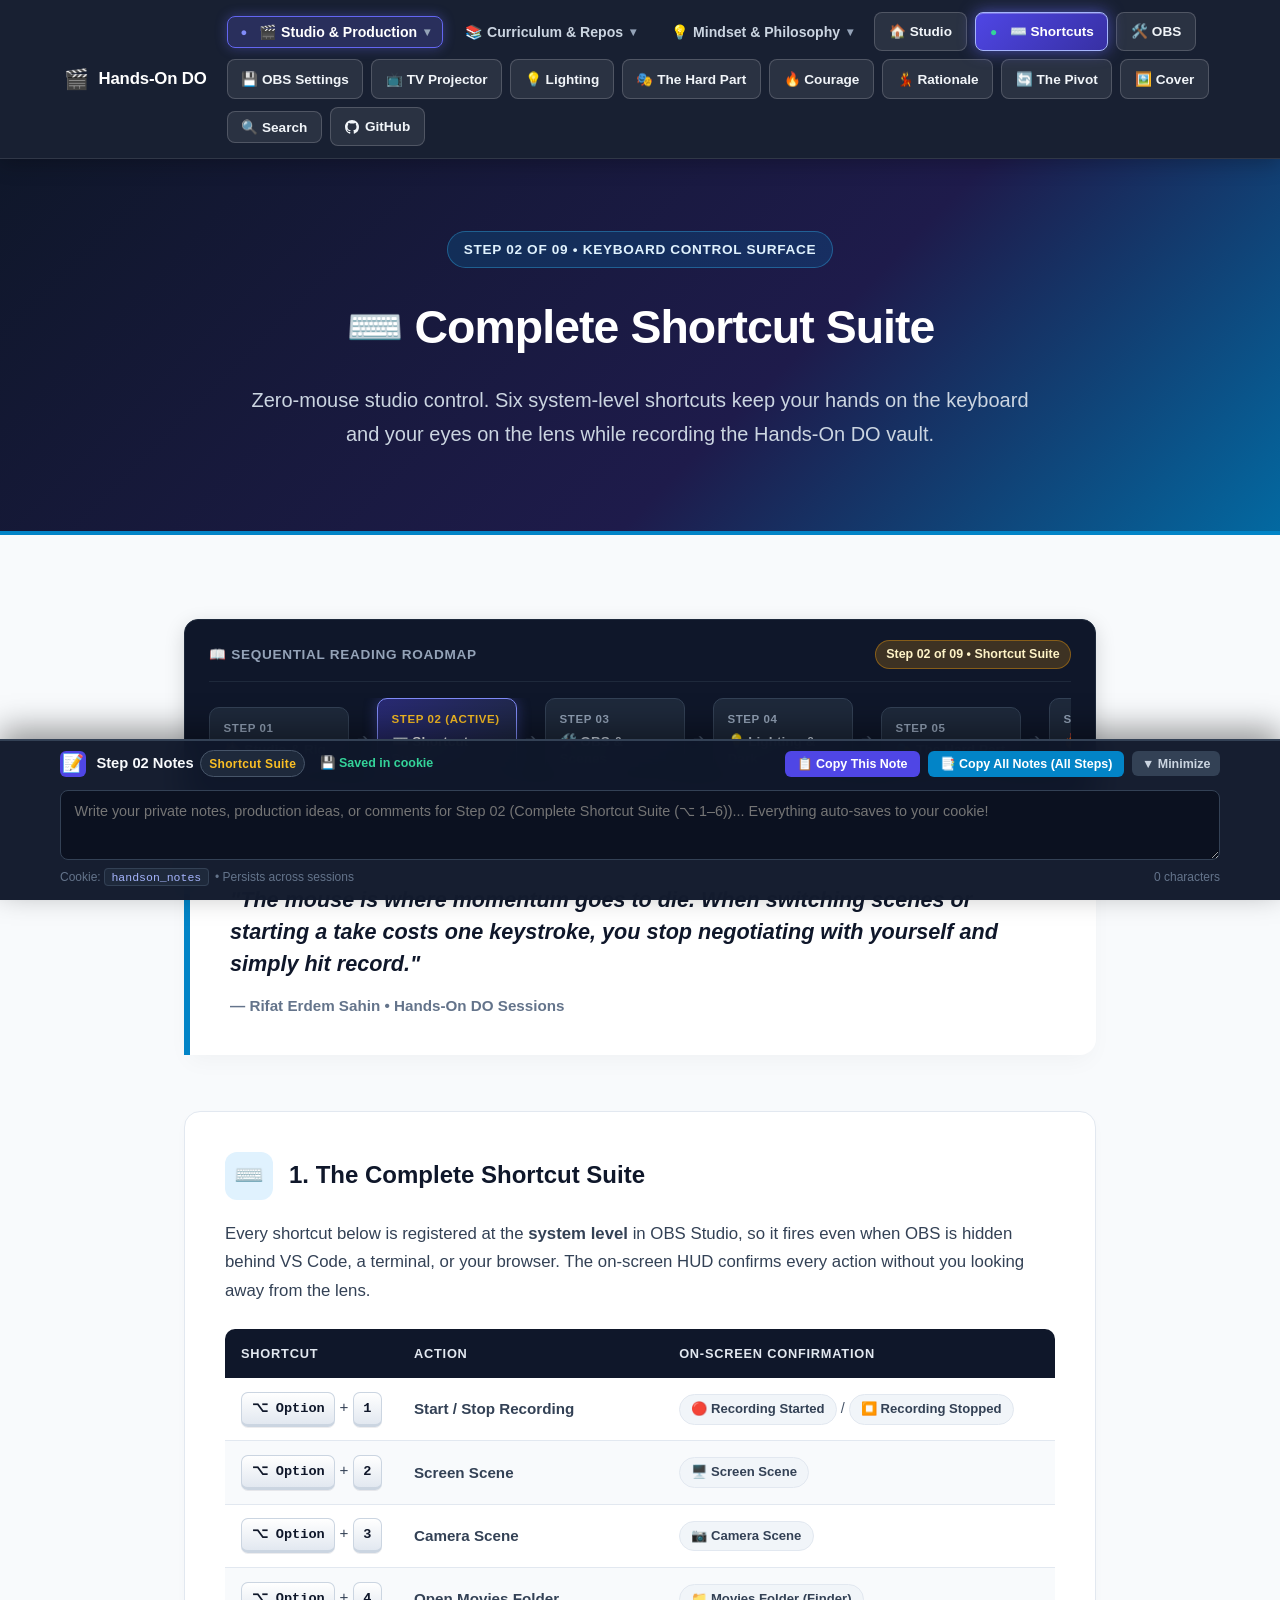
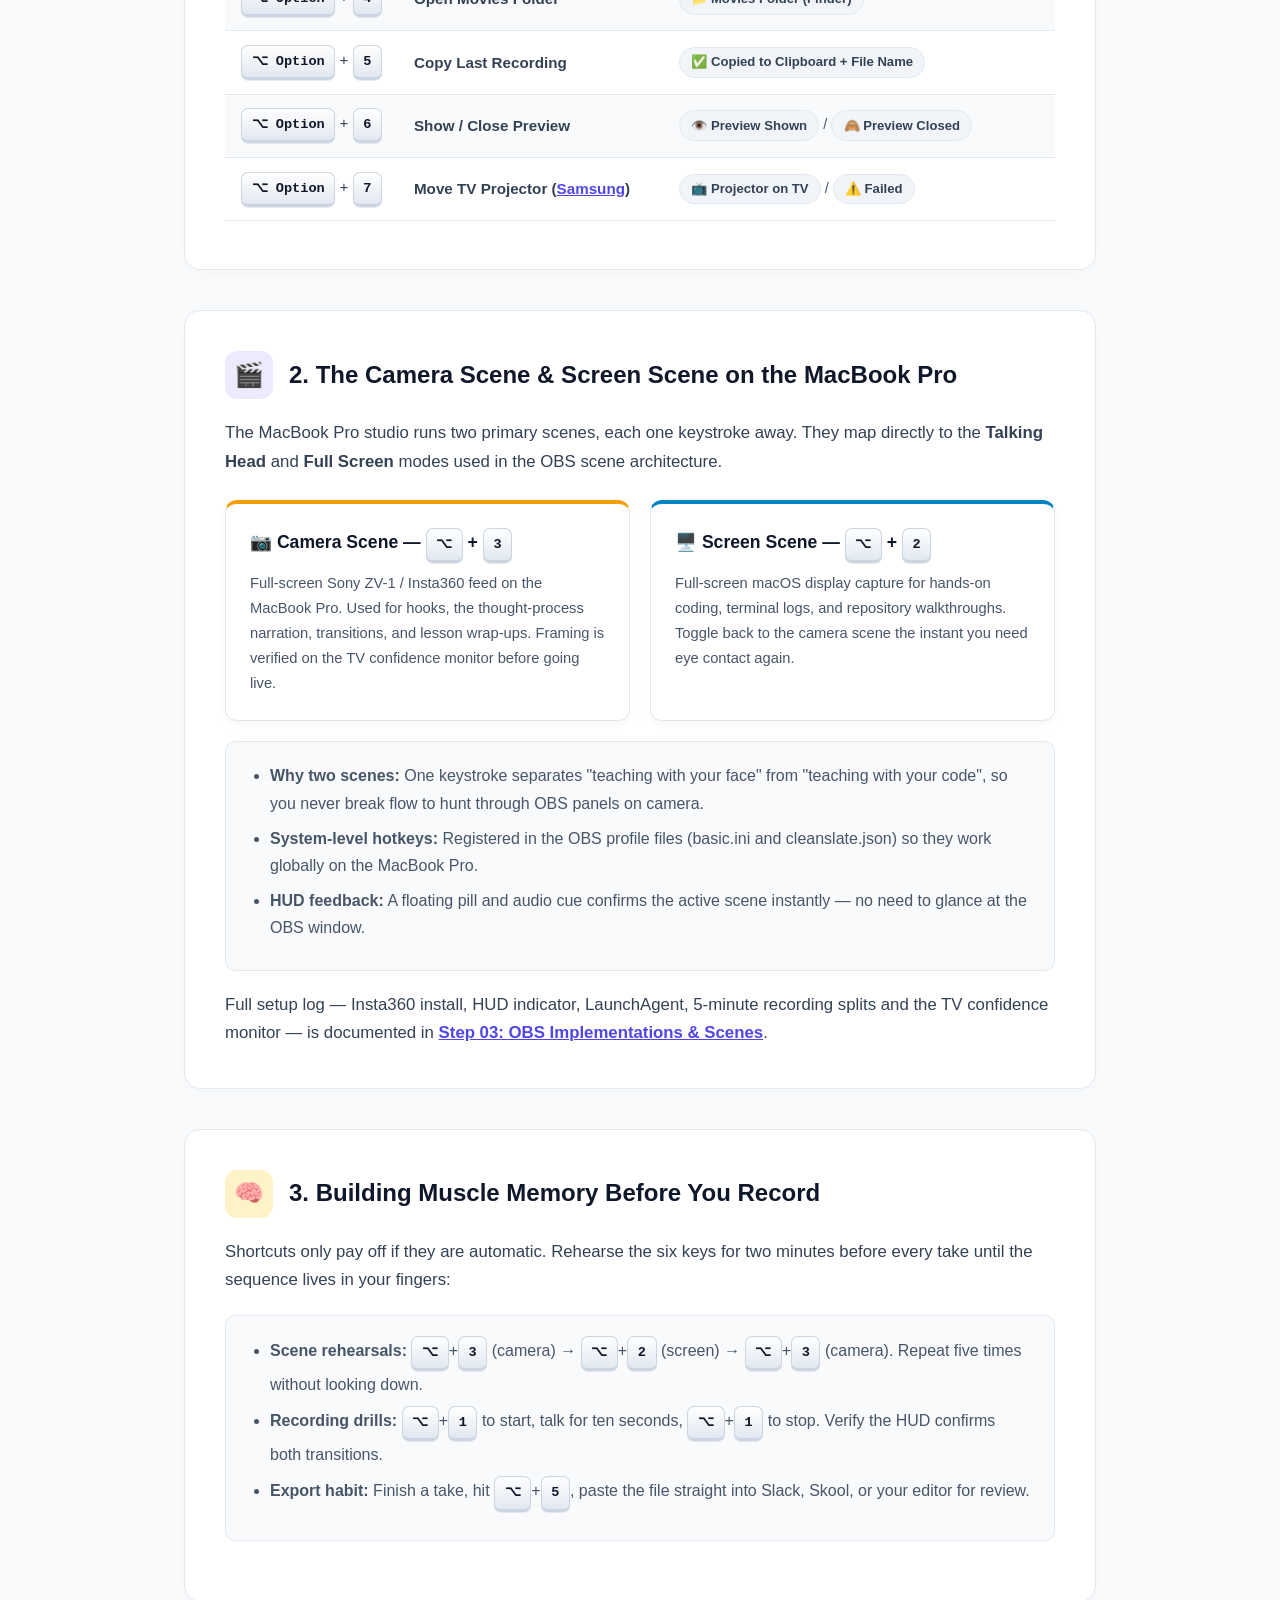
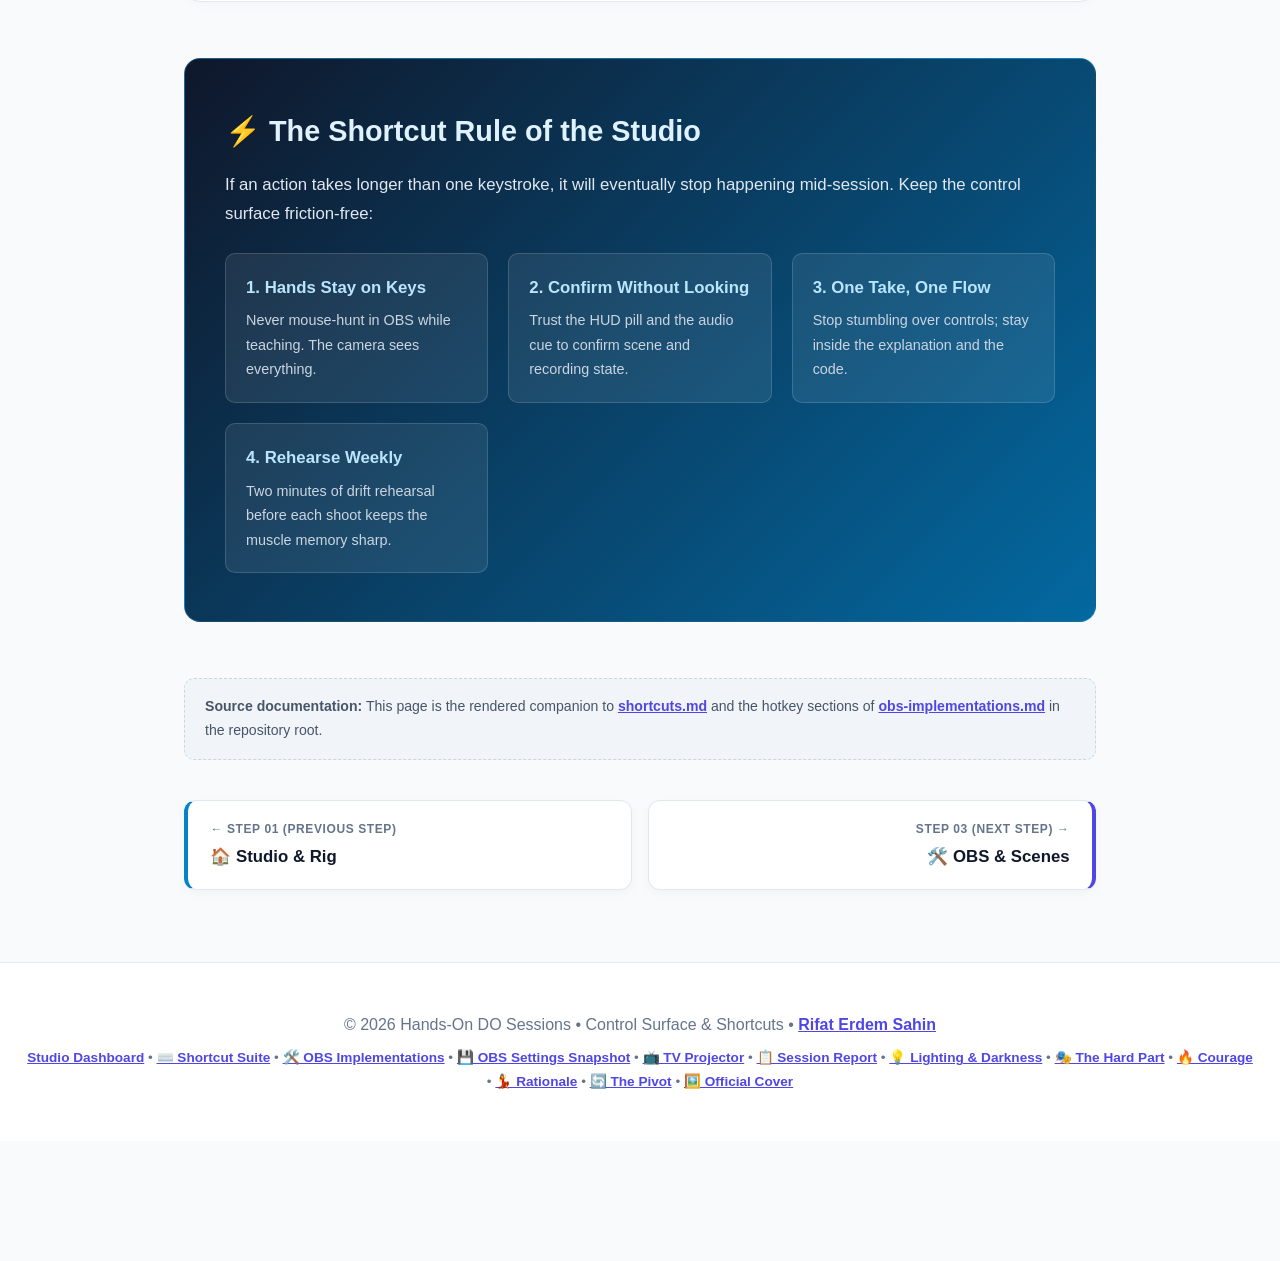
<file: shortcuts.html>
<!DOCTYPE html>
<html lang="en">
<head>
    <meta charset="UTF-8">
    <meta name="viewport" content="width=device-width, initial-scale=1.0">
    <title>Complete Shortcut Suite | Hands-On DO Sessions</title>
    <link rel="stylesheet" href="notes-bar.css">
    <link rel="stylesheet" href="site-search.css">
    <style>
        :root {
            --primary: #4F46E5;
            --primary-hover: #4338CA;
            --primary-light: #EEF2FF;
            --secondary: #0284c7;
            --accent: #f59e0b;
            --accent-hover: #d97706;
            --success: #10B981;
            --dark: #0f172a;
            --dark-surface: #1e293b;
            --light: #f8fafc;
            --card-bg: #ffffff;
            --border: #e2e8f0;
            --gray: #64748b;
            --gray-light: #94a3b8;
        }

        * {
            margin: 0;
            padding: 0;
            box-sizing: border-box;
            font-family: -apple-system, BlinkMacSystemFont, "Segoe UI", Roboto, Oxygen, Ubuntu, Cantarell, "Helvetica Neue", sans-serif;
        }

        body {
            background-color: var(--light);
            color: var(--dark);
            line-height: 1.7;
        }

        /* Logically Grouped Shared Sticky Top Menu */
        .shared-nav {
            position: sticky;
            top: 0;
            z-index: 1000;
            background: rgba(15, 23, 42, 0.96);
            backdrop-filter: blur(12px);
            -webkit-backdrop-filter: blur(12px);
            border-bottom: 1px solid rgba(255, 255, 255, 0.1);
            box-shadow: 0 4px 20px rgba(0, 0, 0, 0.25);
        }

        .nav-container {
            max-width: 1200px;
            margin: 0 auto;
            padding: 0.75rem 1.5rem;
            display: flex;
            align-items: center;
            justify-content: space-between;
            gap: 1.25rem;
        }

        .nav-brand {
            display: flex;
            align-items: center;
            gap: 0.6rem;
            color: white;
            text-decoration: none;
            font-weight: 800;
            font-size: 1.05rem;
            letter-spacing: -0.01em;
            white-space: nowrap;
        }

        .nav-brand:hover {
            color: #c7d2fe;
        }

        .nav-icon {
            font-size: 1.25rem;
        }

        .nav-groups {
            display: flex;
            align-items: center;
            gap: 0.5rem;
            flex-wrap: wrap;
        }

        .nav-dropdown {
            position: relative;
        }

        .nav-drop-btn {
            background: transparent;
            border: 1px solid transparent;
            color: #cbd5e1;
            font-size: 0.88rem;
            font-weight: 600;
            padding: 0.45rem 0.8rem;
            border-radius: 8px;
            cursor: pointer;
            display: inline-flex;
            align-items: center;
            gap: 0.4rem;
            transition: all 0.2s ease;
        }

        .nav-drop-btn:hover, .nav-dropdown:focus-within .nav-drop-btn {
            color: #ffffff;
            background: rgba(255, 255, 255, 0.08);
            border-color: rgba(255, 255, 255, 0.15);
        }

        .drop-arrow {
            font-size: 0.75rem;
            color: #94a3b8;
            transition: transform 0.2s ease;
        }

        .nav-dropdown:hover .drop-arrow {
            transform: rotate(180deg);
        }

        .dropdown-menu {
            position: absolute;
            top: 100%;
            left: 0;
            background: #1e293b;
            border: 1px solid #334155;
            border-radius: 10px;
            padding: 0.5rem;
            min-width: 250px;
            box-shadow: 0 15px 30px rgba(0,0,0,0.3);
            display: none;
            flex-direction: column;
            gap: 0.25rem;
            z-index: 1001;
            margin-top: 0.35rem;
        }

        .nav-dropdown:hover .dropdown-menu,
        .nav-dropdown:focus-within .dropdown-menu {
            display: flex;
        }

        .dropdown-item {
            color: #cbd5e1;
            text-decoration: none;
            font-size: 0.85rem;
            font-weight: 500;
            padding: 0.55rem 0.85rem;
            border-radius: 6px;
            transition: all 0.15s ease;
            display: flex;
            align-items: center;
            gap: 0.5rem;
            white-space: nowrap;
        }

        .dropdown-item:hover {
            color: #ffffff;
            background: rgba(79, 70, 229, 0.3);
        }

        .nav-pill-btn {
            text-decoration: none;
            font-size: 0.85rem;
            font-weight: 600;
            padding: 0.45rem 0.85rem;
            border-radius: 8px;
            display: inline-flex;
            align-items: center;
            gap: 0.4rem;
            transition: all 0.2s ease;
            white-space: nowrap;
        }

        .gh-btn {
            background: rgba(255, 255, 255, 0.08);
            border: 1px solid rgba(255, 255, 255, 0.18);
            color: #f1f5f9;
        }

        .gh-btn:hover {
            background: rgba(255, 255, 255, 0.2);
            color: white;
        }

        /* Hero */
        header {
            background: linear-gradient(135deg, #0f172a 0%, #1e1b4b 60%, #0369a1 100%);
            color: white;
            padding: 4.5rem 2rem 3.5rem;
            text-align: center;
            border-bottom: 4px solid var(--secondary);
        }

        .header-badge {
            display: inline-flex;
            align-items: center;
            gap: 0.5rem;
            background: rgba(2, 132, 199, 0.2);
            border: 1px solid rgba(56, 189, 248, 0.35);
            color: #e0f2fe;
            padding: 0.35rem 1rem;
            border-radius: 9999px;
            font-size: 0.85rem;
            font-weight: 600;
            letter-spacing: 0.05em;
            text-transform: uppercase;
            margin-bottom: 1.25rem;
        }

        header h1 {
            font-size: 2.9rem;
            font-weight: 800;
            letter-spacing: -0.02em;
            margin-bottom: 1rem;
        }

        header p {
            color: #cbd5e1;
            font-size: 1.25rem;
            max-width: 800px;
            margin: 0 auto 1.5rem;
        }

        .container {
            max-width: 960px;
            margin: 0 auto;
            padding: 3.5rem 1.5rem;
        }

        .hero-quote {
            background: #ffffff;
            border-left: 6px solid var(--secondary);
            padding: 2.25rem 2.5rem;
            border-radius: 0 16px 16px 0;
            box-shadow: 0 10px 25px -5px rgba(0, 0, 0, 0.04);
            margin-bottom: 3.5rem;
        }

        .hero-quote blockquote {
            font-size: 1.35rem;
            font-weight: 600;
            color: var(--dark);
            font-style: italic;
            margin-bottom: 0.75rem;
            line-height: 1.5;
        }

        .hero-quote cite {
            display: block;
            color: var(--gray);
            font-size: 0.95rem;
            font-style: normal;
            font-weight: 600;
        }

        .hard-card {
            background: #ffffff;
            border: 1px solid var(--border);
            border-radius: 16px;
            padding: 2.5rem;
            margin-bottom: 2.5rem;
            box-shadow: 0 4px 12px rgba(0, 0, 0, 0.02);
            transition: transform 0.2s ease;
        }

        .hard-card:hover {
            transform: translateY(-2px);
            box-shadow: 0 10px 24px rgba(0, 0, 0, 0.05);
        }

        .card-header {
            display: flex;
            align-items: center;
            gap: 1rem;
            margin-bottom: 1.25rem;
        }

        .icon-box {
            width: 48px;
            height: 48px;
            border-radius: 12px;
            display: flex;
            align-items: center;
            justify-content: center;
            font-size: 1.5rem;
            flex-shrink: 0;
        }

        .icon-keys { background: #e0f2fe; color: #0369a1; }
        .icon-scene { background: #ede9fe; color: #6d28d9; }
        .icon-hud { background: #fef3c7; color: #b45309; }

        .card-header h2 {
            font-size: 1.5rem;
            font-weight: 700;
            color: var(--dark);
        }

        .hard-card p {
            font-size: 1.05rem;
            color: #334155;
            margin-bottom: 1.2rem;
        }

        .hard-card p:last-child {
            margin-bottom: 0;
        }

        .highlight-box {
            background: #f8fafc;
            border: 1px solid #e2e8f0;
            border-radius: 10px;
            padding: 1.25rem 1.5rem;
            margin: 1.25rem 0;
        }

        .highlight-box ul {
            padding-left: 1.25rem;
            color: #475569;
        }

        .highlight-box li {
            margin-bottom: 0.5rem;
        }

        /* Shortcut suite table */
        .shortcut-table {
            width: 100%;
            border-collapse: collapse;
            margin: 1.5rem 0 0.5rem;
            font-size: 0.95rem;
        }

        .shortcut-table thead th {
            background: #0f172a;
            color: #e2e8f0;
            text-align: left;
            padding: 0.85rem 1rem;
            font-size: 0.8rem;
            text-transform: uppercase;
            letter-spacing: 0.06em;
        }

        .shortcut-table thead th:first-child {
            border-radius: 10px 0 0 0;
        }

        .shortcut-table thead th:last-child {
            border-radius: 0 10px 0 0;
        }

        .shortcut-table tbody tr {
            border-bottom: 1px solid #e2e8f0;
            background: white;
        }

        .shortcut-table tbody tr:nth-child(even) {
            background: #f8fafc;
        }

        .shortcut-table td {
            padding: 0.85rem 1rem;
            color: #334155;
            vertical-align: middle;
        }

        .shortcut-table td:first-child {
            white-space: nowrap;
            width: 170px;
        }

        .shortcut-table td:last-child {
            color: #475569;
            font-size: 0.9rem;
        }

        kbd {
            display: inline-block;
            background: linear-gradient(180deg, #ffffff 0%, #e2e8f0 100%);
            border: 1px solid #cbd5e1;
            border-bottom-width: 3px;
            border-radius: 7px;
            padding: 0.25rem 0.6rem;
            font-family: ui-monospace, SFMono-Regular, Menlo, monospace;
            font-size: 0.85rem;
            font-weight: 700;
            color: #0f172a;
            box-shadow: 0 1px 0 rgba(15, 23, 42, 0.08);
        }

        .scene-grid {
            display: grid;
            grid-template-columns: repeat(auto-fit, minmax(260px, 1fr));
            gap: 1.25rem;
            margin-top: 1.5rem;
        }

        .scene-card {
            border-radius: 12px;
            padding: 1.5rem;
            border: 1px solid #e2e8f0;
            background: #ffffff;
            box-shadow: 0 4px 10px rgba(0, 0, 0, 0.03);
        }

        .scene-card.scene-camera {
            border-top: 4px solid #f59e0b;
        }

        .scene-card.scene-screen {
            border-top: 4px solid #0284c7;
        }

        .scene-card h4 {
            font-size: 1.1rem;
            margin-bottom: 0.5rem;
            color: var(--dark);
        }

        .scene-card p {
            font-size: 0.92rem;
            color: #475569;
            margin-bottom: 0;
        }

        .confirmation-pill {
            display: inline-block;
            background: #f1f5f9;
            border: 1px solid #e2e8f0;
            border-radius: 9999px;
            padding: 0.2rem 0.7rem;
            font-size: 0.82rem;
            font-weight: 600;
            color: #334155;
            white-space: nowrap;
        }

        .mantra-banner {
            background: linear-gradient(135deg, #0f172a 0%, #0369a1 100%);
            color: white;
            padding: 3rem 2.5rem;
            border-radius: 16px;
            margin: 3.5rem 0;
            border: 1px solid rgba(56, 189, 248, 0.3);
        }

        .mantra-banner h2 {
            font-size: 1.8rem;
            margin-bottom: 1rem;
            color: #e0f2fe;
        }

        .mantra-banner p {
            color: #e2e8f0;
            font-size: 1.05rem;
            margin-bottom: 1.5rem;
        }

        .tips-grid {
            display: grid;
            grid-template-columns: repeat(auto-fit, minmax(260px, 1fr));
            gap: 1.25rem;
            margin-top: 1.5rem;
        }

        .tip-card {
            background: rgba(255, 255, 255, 0.08);
            border: 1px solid rgba(255, 255, 255, 0.15);
            padding: 1.25rem;
            border-radius: 10px;
        }

        .tip-card h4 {
            color: #bae6fd;
            font-size: 1.05rem;
            margin-bottom: 0.4rem;
        }

        .tip-card p {
            font-size: 0.9rem;
            color: #cbd5e1;
            margin-bottom: 0;
        }

        .source-note {
            margin-top: 2.5rem;
            padding: 1rem 1.25rem;
            background: #f1f5f9;
            border: 1px dashed #cbd5e1;
            border-radius: 10px;
            font-size: 0.88rem;
            color: #475569;
        }

        footer {
            text-align: center;
            padding: 3rem 1.5rem;
            color: var(--gray);
            border-top: 1px solid var(--border);
            background: #ffffff;
        }

        @media (max-width: 900px) {
            .nav-container {
                flex-direction: column;
                align-items: stretch;
                gap: 0.6rem;
            }
            .nav-groups {
                justify-content: flex-start;
            }
            header h1 {
                font-size: 2.1rem;
            }
            .shortcut-table td:first-child {
                width: auto;
            }
        }
    </style>
</head>
<body>

    <!-- Logically Grouped Shared Sticky Top Menu -->
    <nav class="shared-nav">
        <div class="nav-container">
            <a href="index.html" class="nav-brand">
                <span class="nav-icon">🎬</span>
                <span class="nav-title">Hands-On DO</span>
            </a>
            <div class="nav-groups">
                <!-- Group 1: Studio & Production -->
                <div class="nav-dropdown">
                    <button class="nav-drop-btn">
                        <span>🎬 Studio &amp; Production</span>
                        <span class="drop-arrow">▾</span>
                    </button>
                    <div class="dropdown-menu">
                        <a href="index.html" class="dropdown-item">🏠 Studio Dashboard</a>
                        <a href="shortcuts.html" class="dropdown-item nav-item-active">⌨️ Complete Shortcut Suite</a>
                        <a href="obs-implementations.html" class="dropdown-item">🛠️ OBS Implementations &amp; Scenes</a>
                        <a href="obs-settings.html" class="dropdown-item">💾 OBS Settings Snapshot</a>
                        <a href="tv-projector.html" class="dropdown-item">📺 TV Projector Automation</a>
                        <a href="session-report.html" class="dropdown-item">📋 Session Report</a>
                        <a href="lighting.html" class="dropdown-item">💡 A-Roll Lighting &amp; Darkness</a>
                        <a href="cover.html" class="dropdown-item">🖼️ Official Cover (1460x752)</a>
                        <a href="index.html#confidence-monitor" class="dropdown-item">🖥️ TV Confidence Monitor</a>
                        <a href="index.html#footage-setup" class="dropdown-item">🎥 Background &amp; Footage Setup</a>
                        <a href="index.html#checklist" class="dropdown-item">📋 5-Stage Pre-Shoot Checklist</a>
                        <a href="index.html#assistant" class="dropdown-item">🤖 Production Assistant Guide</a>
                    </div>
                </div>

                <!-- Group 2: Curriculum & Repos -->
                <div class="nav-dropdown">
                    <button class="nav-drop-btn">
                        <span>📚 Curriculum &amp; Repos</span>
                        <span class="drop-arrow">▾</span>
                    </button>
                    <div class="dropdown-menu">
                        <a href="index.html#thought-process" class="dropdown-item">🧠 The Age of AI Thought Process</a>
                        <a href="index.html#repos" class="dropdown-item">📦 Featured GitHub Repos</a>
                        <a href="index.html#schedule" class="dropdown-item">📅 3-Day Shoot Cadence</a>
                        <a href="index.html#curriculum" class="dropdown-item">📚 Modular Curriculum Blueprint</a>
                        <a href="index.html#pipeline" class="dropdown-item">🚀 Skool + YouTube Pipeline</a>
                    </div>
                </div>

                <!-- Group 3: Mindset & Philosophy -->
                <div class="nav-dropdown">
                    <button class="nav-drop-btn">
                        <span>💡 Mindset &amp; Philosophy</span>
                        <span class="drop-arrow">▾</span>
                    </button>
                    <div class="dropdown-menu">
                        <a href="rationale.html" class="dropdown-item">💃 The "Keep Dancing" Rationale</a>
                        <a href="hard-part.html" class="dropdown-item">🎭 The Hard Part: Be Yourself</a>
                        <a href="courage.html" class="dropdown-item">🔥 Courage: The Key to the Game</a>
                        <a href="pivot.html" class="dropdown-item">🔄 The 1-on-1 Pivot</a>
                    </div>
                </div>

                <!-- Standalone Action Buttons (All 9 Steps + Search + GitHub) -->
                <a href="index.html" class="nav-pill-btn gh-btn">🏠 Studio</a>
                <a href="shortcuts.html" class="nav-pill-btn gh-btn nav-item-active">⌨️ Shortcuts</a>
                <a href="obs-implementations.html" class="nav-pill-btn gh-btn">🛠️ OBS</a>
                <a href="obs-settings.html" class="nav-pill-btn gh-btn">💾 OBS Settings</a>
                <a href="tv-projector.html" class="nav-pill-btn gh-btn">📺 TV Projector</a>
                <a href="lighting.html" class="nav-pill-btn gh-btn">💡 Lighting</a>
                <a href="hard-part.html" class="nav-pill-btn gh-btn">🎭 The Hard Part</a>
                <a href="courage.html" class="nav-pill-btn gh-btn">🔥 Courage</a>
                <a href="rationale.html" class="nav-pill-btn gh-btn">💃 Rationale</a>
                <a href="pivot.html" class="nav-pill-btn gh-btn">🔄 The Pivot</a>
                <a href="cover.html" class="nav-pill-btn gh-btn">🖼️ Cover</a>
                <button type="button" id="site-search-trigger" class="nav-pill-btn gh-btn" aria-label="Search all site content">🔍 Search</button>
                <a href="https://github.com/rifaterdemsahin" target="_blank" class="nav-pill-btn gh-btn">
                    <svg width="14" height="14" viewBox="0 0 16 16" fill="currentColor"><path d="M8 0C3.58 0 0 3.58 0 8c0 3.54 2.29 6.53 5.47 7.59.4.07.55-.17.55-.38 0-.19-.01-.82-.01-1.49-2.01.37-2.53-.49-2.69-.94-.09-.23-.48-.94-.82-1.13-.28-.15-.68-.52-.01-.53.63-.01 1.08.58 1.23.82.72 1.21 1.87.87 2.33.66.07-.52.28-.87.51-1.07-1.78-.2-3.64-.89-3.64-3.95 0-.87.31-1.59.82-2.15-.08-.2-.36-1.02.08-2.12 0 0 .67-.21 2.2.82.64-.18 1.32-.27 2-.27.68 0 1.36.09 2 .27 1.53-1.04 2.2-.82 2.2-.82.44 1.1.16 1.92.08 2.12.51.56.82 1.27.82 2.15 0 3.07-1.87 3.75-3.65 3.95.29.25.54.73.54 1.48 0 1.07-.01 1.93-.01 2.2 0 .21.15.46.55.38A8.013 8.013 0 0016 8c0-4.42-3.58-8-8-8z"/></svg>
                    GitHub
                </a>
            </div>
        </div>
    </nav>

    <header>
        <div class="header-badge">Step 02 of 09 • Keyboard Control Surface</div>
        <h1>⌨️ Complete Shortcut Suite</h1>
        <p>Zero-mouse studio control. Six system-level shortcuts keep your hands on the keyboard and your eyes on the lens while recording the Hands-On DO vault.</p>
    </header>

    <div class="container">

        <!-- Sequential Reading Stepper Banner -->
        <div class="reading-stepper-wrap">
            <div class="stepper-header">
                <div class="stepper-heading">
                    <span>📖 Sequential Reading Roadmap</span>
                </div>
                <span class="stepper-current-badge">Step 02 of 09 • Shortcut Suite</span>
            </div>
            <div class="stepper-timeline">
                <a href="index.html" class="step-card">
                    <span class="step-card-num">Step 01</span>
                    <span class="step-card-title">🏠 Studio &amp; Rig</span>
                </a>
                <span class="step-arrow-divider">➔</span>
                <a href="shortcuts.html" class="step-card active">
                    <span class="step-card-num">Step 02 (Active)</span>
                    <span class="step-card-title">⌨️ Shortcut Suite</span>
                </a>
                <span class="step-arrow-divider">➔</span>
                <a href="obs-implementations.html" class="step-card">
                    <span class="step-card-num">Step 03</span>
                    <span class="step-card-title">🛠️ OBS & Scenes</span>
                </a>
                <span class="step-arrow-divider">➔</span>
                <a href="lighting.html" class="step-card">
                    <span class="step-card-num">Step 04</span>
                    <span class="step-card-title">💡 Lighting &amp; Dark</span>
                </a>
                <span class="step-arrow-divider">➔</span>
                <a href="hard-part.html" class="step-card">
                    <span class="step-card-num">Step 05</span>
                    <span class="step-card-title">🎭 The Hard Part</span>
                </a>
                <span class="step-arrow-divider">➔</span>
                <a href="courage.html" class="step-card">
                    <span class="step-card-num">Step 06</span>
                    <span class="step-card-title">🔥 Courage to DO</span>
                </a>
                <span class="step-arrow-divider">➔</span>
                <a href="rationale.html" class="step-card">
                    <span class="step-card-num">Step 07</span>
                    <span class="step-card-title">💃 The Rationale</span>
                </a>
                <span class="step-arrow-divider">➔</span>
                <a href="pivot.html" class="step-card">
                    <span class="step-card-num">Step 08</span>
                    <span class="step-card-title">🔄 The Pivot</span>
                </a>
                <span class="step-arrow-divider">➔</span>
                <a href="cover.html" class="step-card">
                    <span class="step-card-num">Step 09</span>
                    <span class="step-card-title">🖼️ Official Cover</span>
                </a>
            </div>
        </div>

        <!-- Core Quote -->
        <div class="hero-quote">
            <blockquote>
                "The mouse is where momentum goes to die. When switching scenes or starting a take costs one keystroke, you stop negotiating with yourself and simply hit record."
            </blockquote>
            <cite>— Rifat Erdem Sahin &bull; Hands-On DO Sessions</cite>
        </div>

        <!-- Section 1: The Complete Shortcut Suite -->
        <div class="hard-card" id="suite">
            <div class="card-header">
                <div class="icon-box icon-keys">⌨️</div>
                <h2>1. The Complete Shortcut Suite</h2>
            </div>
            <p>
                Every shortcut below is registered at the <strong>system level</strong> in OBS Studio, so it fires even when OBS is hidden behind VS Code, a terminal, or your browser. The on-screen HUD confirms every action without you looking away from the lens.
            </p>
            <table class="shortcut-table">
                <thead>
                    <tr>
                        <th>Shortcut</th>
                        <th>Action</th>
                        <th>On-Screen Confirmation</th>
                    </tr>
                </thead>
                <tbody>
                    <tr>
                        <td><kbd>⌥ Option</kbd> + <kbd>1</kbd></td>
                        <td><strong>Start / Stop Recording</strong></td>
                        <td><span class="confirmation-pill">🔴 Recording Started</span> / <span class="confirmation-pill">⏹️ Recording Stopped</span></td>
                    </tr>
                    <tr>
                        <td><kbd>⌥ Option</kbd> + <kbd>2</kbd></td>
                        <td><strong>Screen Scene</strong></td>
                        <td><span class="confirmation-pill">🖥️ Screen Scene</span></td>
                    </tr>
                    <tr>
                        <td><kbd>⌥ Option</kbd> + <kbd>3</kbd></td>
                        <td><strong>Camera Scene</strong></td>
                        <td><span class="confirmation-pill">📷 Camera Scene</span></td>
                    </tr>
                    <tr>
                        <td><kbd>⌥ Option</kbd> + <kbd>4</kbd></td>
                        <td><strong>Open Movies Folder</strong></td>
                        <td><span class="confirmation-pill">📁 Movies Folder (Finder)</span></td>
                    </tr>
                    <tr>
                        <td><kbd>⌥ Option</kbd> + <kbd>5</kbd></td>
                        <td><strong>Copy Last Recording</strong></td>
                        <td><span class="confirmation-pill">✅ Copied to Clipboard + File Name</span></td>
                    </tr>
                    <tr>
                        <td><kbd>⌥ Option</kbd> + <kbd>6</kbd></td>
                        <td><strong>Show / Close Preview</strong></td>
                        <td><span class="confirmation-pill">👁️ Preview Shown</span> / <span class="confirmation-pill">🙈 Preview Closed</span></td>
                    </tr>
                    <tr>
                        <td><kbd>⌥ Option</kbd> + <kbd>7</kbd></td>
                        <td><strong>Move TV Projector (<a href="tv-projector.html" style="color: var(--primary); font-weight: 700;">Samsung</a>)</strong></td>
                        <td><span class="confirmation-pill">📺 Projector on TV</span> / <span class="confirmation-pill">⚠️ Failed</span></td>
                    </tr>
                </tbody>
            </table>
        </div>

        <!-- Section 2: The Two Core Scenes on the MacBook Pro -->
        <div class="hard-card" id="scenes">
            <div class="card-header">
                <div class="icon-box icon-scene">🎬</div>
                <h2>2. The Camera Scene &amp; Screen Scene on the MacBook Pro</h2>
            </div>
            <p>
                The MacBook Pro studio runs two primary scenes, each one keystroke away. They map directly to the <strong>Talking Head</strong> and <strong>Full Screen</strong> modes used in the OBS scene architecture.
            </p>
            <div class="scene-grid">
                <div class="scene-card scene-camera">
                    <h4>📷 Camera Scene — <kbd>⌥</kbd> + <kbd>3</kbd></h4>
                    <p>
                        Full-screen Sony ZV-1 / Insta360 feed on the MacBook Pro. Used for hooks, the thought-process narration, transitions, and lesson wrap-ups. Framing is verified on the TV confidence monitor before going live.
                    </p>
                </div>
                <div class="scene-card scene-screen">
                    <h4>🖥️ Screen Scene — <kbd>⌥</kbd> + <kbd>2</kbd></h4>
                    <p>
                        Full-screen macOS display capture for hands-on coding, terminal logs, and repository walkthroughs. Toggle back to the camera scene the instant you need eye contact again.
                    </p>
                </div>
            </div>
            <div class="highlight-box">
                <ul>
                    <li><strong>Why two scenes:</strong> One keystroke separates "teaching with your face" from "teaching with your code", so you never break flow to hunt through OBS panels on camera.</li>
                    <li><strong>System-level hotkeys:</strong> Registered in the OBS profile files (<code>basic.ini</code> and <code>cleanslate.json</code>) so they work globally on the MacBook Pro.</li>
                    <li><strong>HUD feedback:</strong> A floating pill and audio cue confirms the active scene instantly — no need to glance at the OBS window.</li>
                </ul>
            </div>
            <p>
                Full setup log — Insta360 install, HUD indicator, LaunchAgent, 5-minute recording splits and the TV confidence monitor — is documented in <a href="obs-implementations.html" style="color: var(--primary); font-weight: 700;">Step 03: OBS Implementations &amp; Scenes</a>.
            </p>
        </div>

        <!-- Section 3: Muscle Memory -->
        <div class="hard-card">
            <div class="card-header">
                <div class="icon-box icon-hud">🧠</div>
                <h2>3. Building Muscle Memory Before You Record</h2>
            </div>
            <p>
                Shortcuts only pay off if they are automatic. Rehearse the six keys for two minutes before every take until the sequence lives in your fingers:
            </p>
            <div class="highlight-box">
                <ul>
                    <li><strong>Scene rehearsals:</strong> <kbd>⌥</kbd>+<kbd>3</kbd> (camera) &rarr; <kbd>⌥</kbd>+<kbd>2</kbd> (screen) &rarr; <kbd>⌥</kbd>+<kbd>3</kbd> (camera). Repeat five times without looking down.</li>
                    <li><strong>Recording drills:</strong> <kbd>⌥</kbd>+<kbd>1</kbd> to start, talk for ten seconds, <kbd>⌥</kbd>+<kbd>1</kbd> to stop. Verify the HUD confirms both transitions.</li>
                    <li><strong>Export habit:</strong> Finish a take, hit <kbd>⌥</kbd>+<kbd>5</kbd>, paste the file straight into Slack, Skool, or your editor for review.</li>
                </ul>
            </div>
        </div>

        <!-- Control Surface Mantra -->
        <div class="mantra-banner">
            <h2>⚡ The Shortcut Rule of the Studio</h2>
            <p>If an action takes longer than one keystroke, it will eventually stop happening mid-session. Keep the control surface friction-free:</p>
            <div class="tips-grid">
                <div class="tip-card">
                    <h4>1. Hands Stay on Keys</h4>
                    <p>Never mouse-hunt in OBS while teaching. The camera sees everything.</p>
                </div>
                <div class="tip-card">
                    <h4>2. Confirm Without Looking</h4>
                    <p>Trust the HUD pill and the audio cue to confirm scene and recording state.</p>
                </div>
                <div class="tip-card">
                    <h4>3. One Take, One Flow</h4>
                    <p>Stop stumbling over controls; stay inside the explanation and the code.</p>
                </div>
                <div class="tip-card">
                    <h4>4. Rehearse Weekly</h4>
                    <p>Two minutes of drift rehearsal before each shoot keeps the muscle memory sharp.</p>
                </div>
            </div>
        </div>

        <div class="source-note">
            <strong>Source documentation:</strong> This page is the rendered companion to <a href="shortcuts.md" style="color: var(--primary); font-weight: 700;">shortcuts.md</a> and the hotkey sections of <a href="obs-implementations.md" style="color: var(--primary); font-weight: 700;">obs-implementations.md</a> in the repository root.
        </div>

        <!-- Sequential Step Jump Controls -->
        <div class="step-nav-bar">
            <a href="index.html" class="step-nav-btn prev-step">
                <span class="step-nav-hint">← Step 01 (Previous Step)</span>
                <span class="step-nav-label">🏠 Studio &amp; Rig</span>
            </a>
            <a href="obs-implementations.html" class="step-nav-btn next-step">
                <span class="step-nav-hint">Step 03 (Next Step) →</span>
                <span class="step-nav-label">🛠️ OBS & Scenes</span>
            </a>
        </div>

    </div>

    <footer>
        <p>&copy; 2026 Hands-On DO Sessions &bull; Control Surface &amp; Shortcuts &bull; <a href="https://github.com/rifaterdemsahin" target="_blank" style="color: var(--primary); font-weight: 600;">Rifat Erdem Sahin</a></p>
        <p style="margin-top: 0.5rem; font-size: 0.85rem;">
            <a href="index.html" style="color: var(--primary); font-weight: 600;">Studio Dashboard</a> &bull;
            <a href="shortcuts.html" style="color: var(--primary); font-weight: 600;">⌨️ Shortcut Suite</a> &bull;
            <a href="obs-implementations.html" style="color: var(--primary); font-weight: 600;">🛠️ OBS Implementations</a> &bull;
            <a href="obs-settings.html" style="color: var(--primary); font-weight: 600;">💾 OBS Settings Snapshot</a> &bull;
            <a href="tv-projector.html" style="color: var(--primary); font-weight: 600;">📺 TV Projector</a> &bull;
            <a href="session-report.html" style="color: var(--primary); font-weight: 600;">📋 Session Report</a> &bull;
            <a href="lighting.html" style="color: var(--primary); font-weight: 600;">💡 Lighting &amp; Darkness</a> &bull;
            <a href="hard-part.html" style="color: var(--primary); font-weight: 600;">🎭 The Hard Part</a> &bull;
            <a href="courage.html" style="color: var(--primary); font-weight: 600;">🔥 Courage</a> &bull;
            <a href="rationale.html" style="color: var(--primary); font-weight: 600;">💃 Rationale</a> &bull;
            <a href="pivot.html" style="color: var(--primary); font-weight: 600;">🔄 The Pivot</a> &bull;
            <a href="cover.html" style="color: var(--primary); font-weight: 600;">🖼️ Official Cover</a>
        </p>
    </footer>

    <script src="notes-bar.js" defer></script>
    <script src="site-search.js" defer></script>
</body>
</html>
</file>
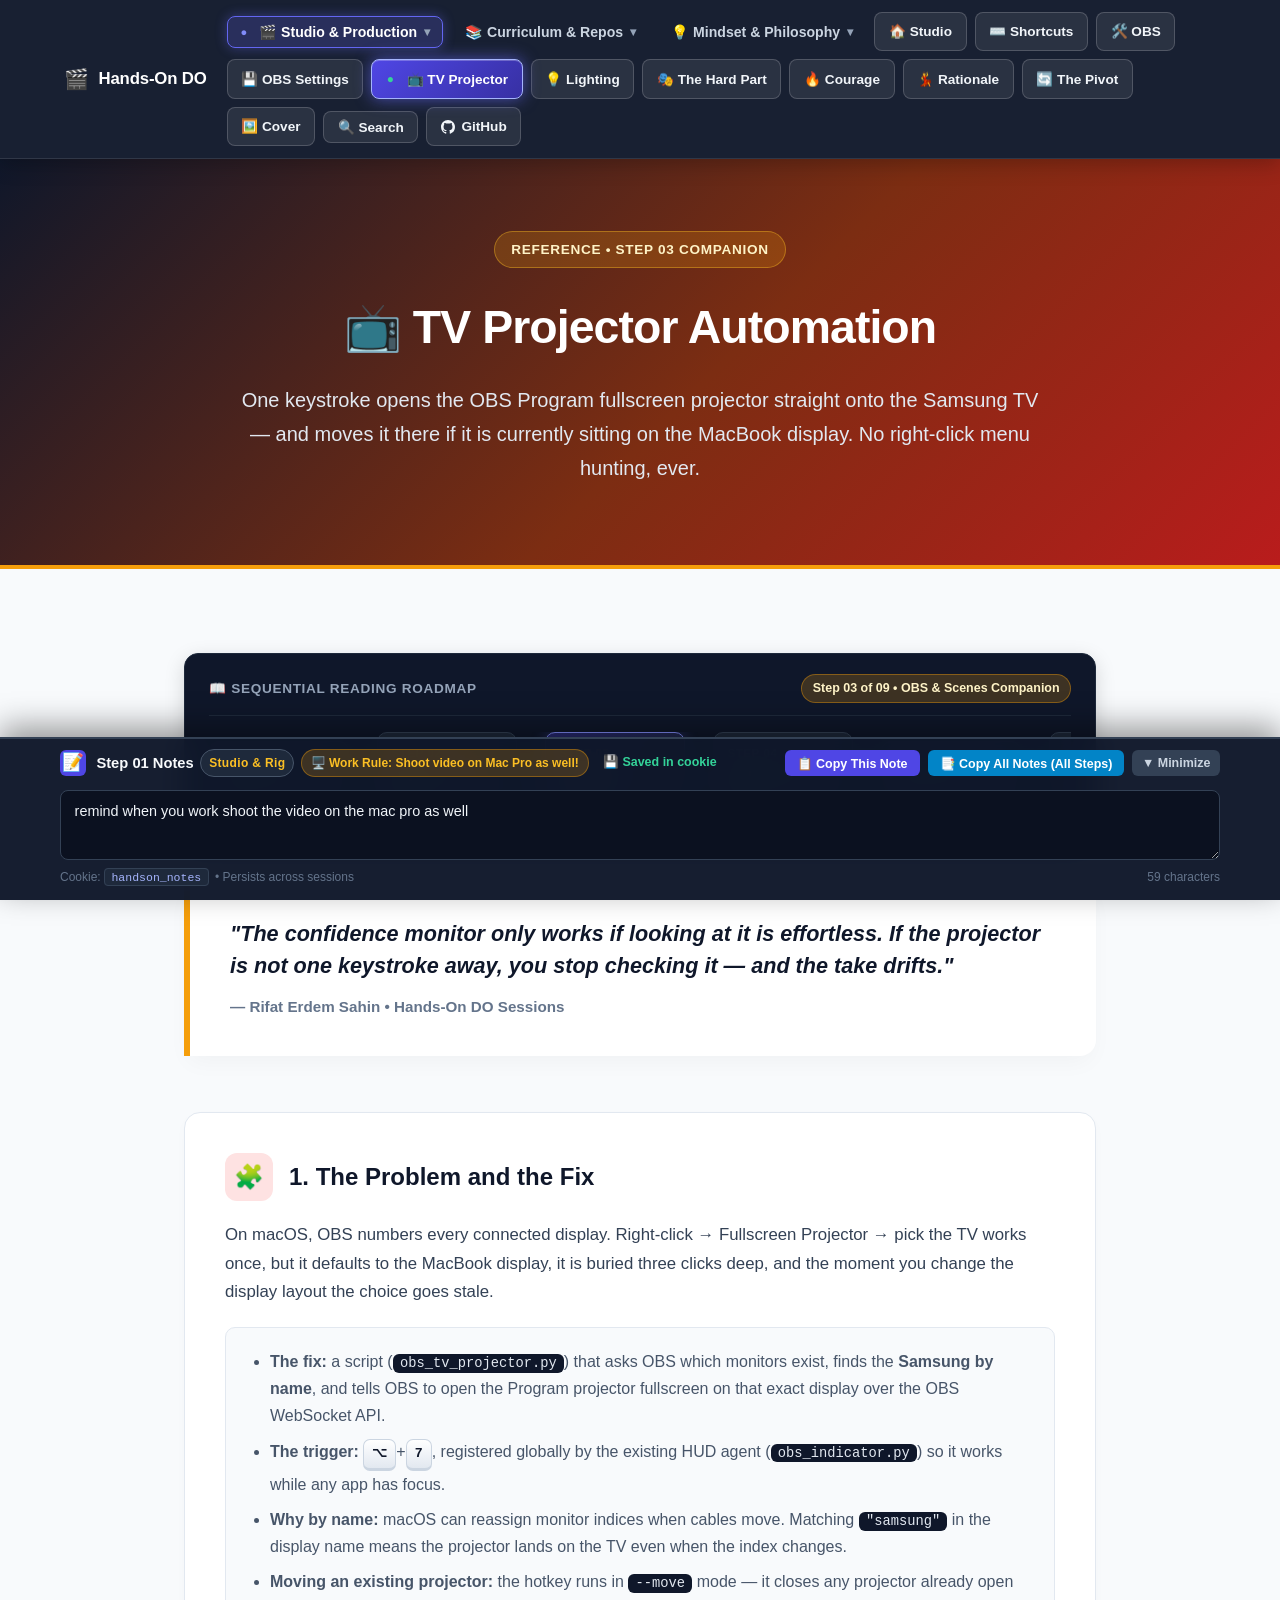
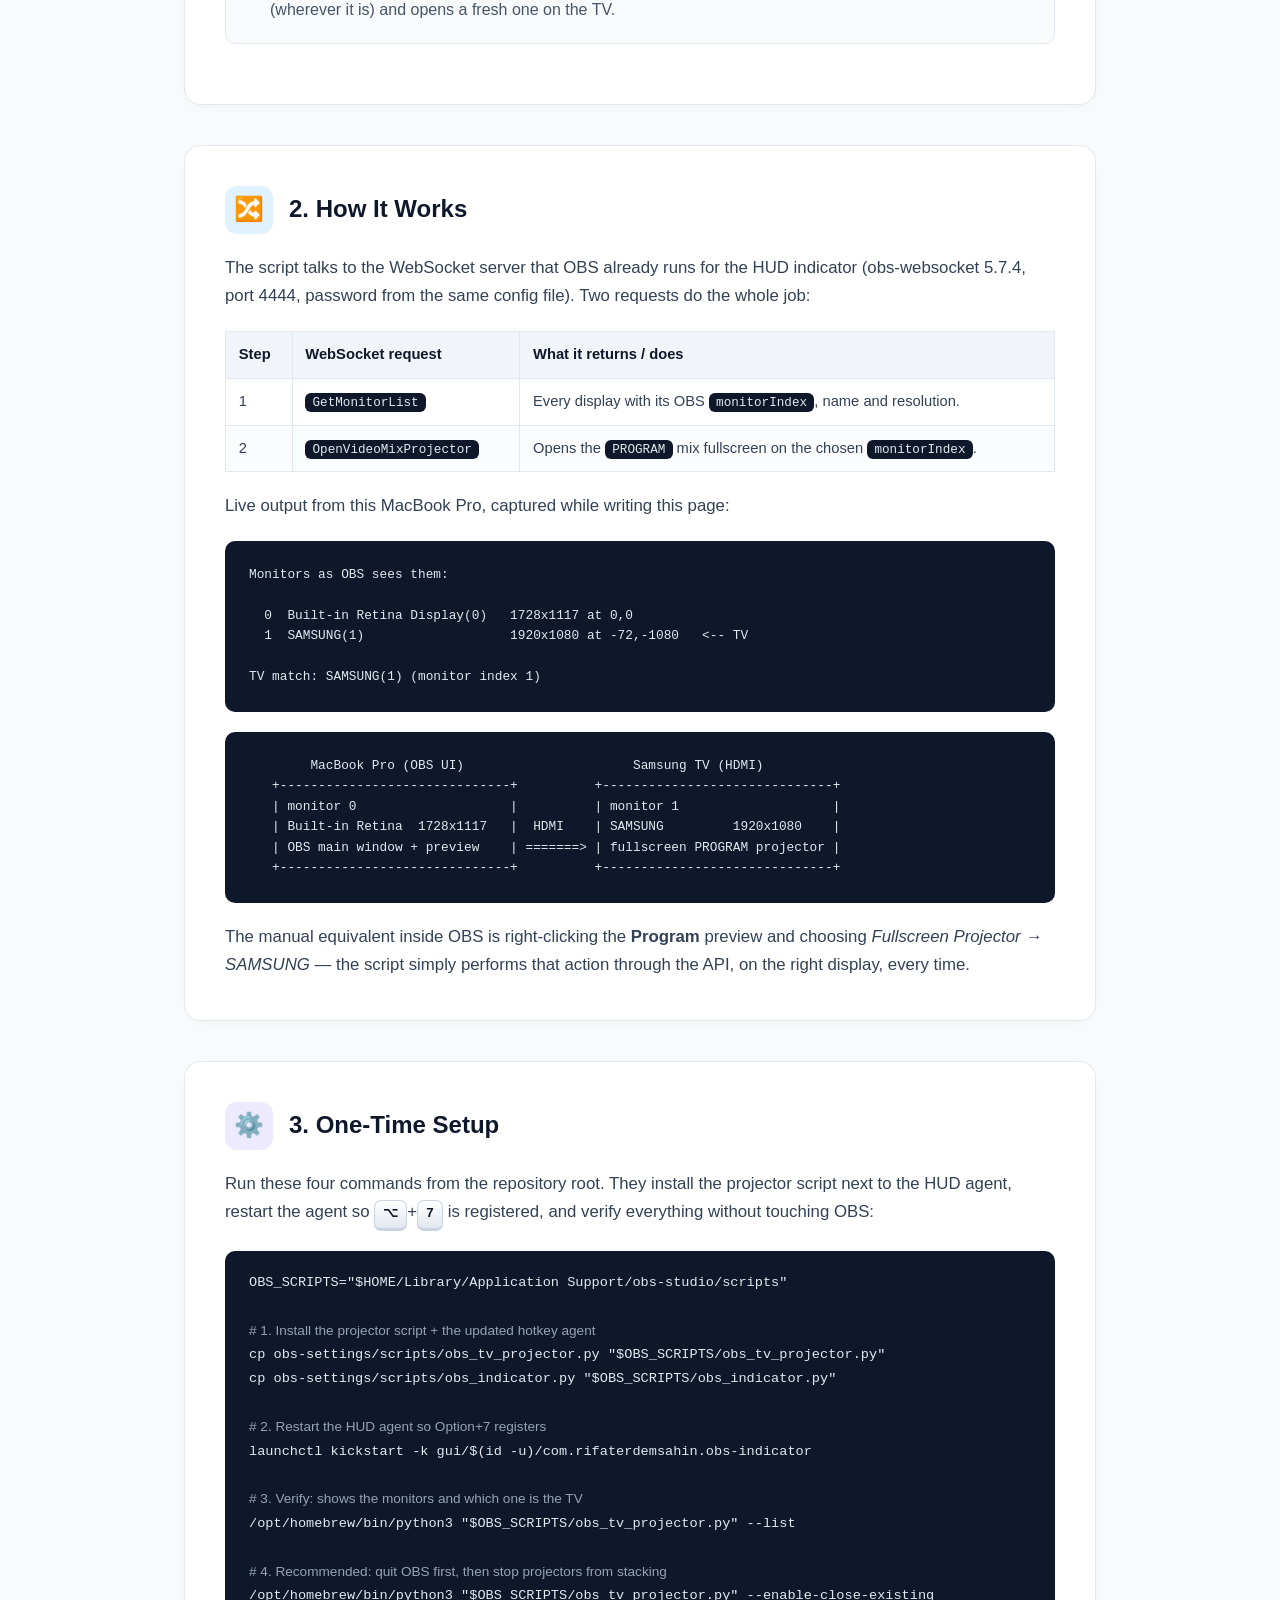
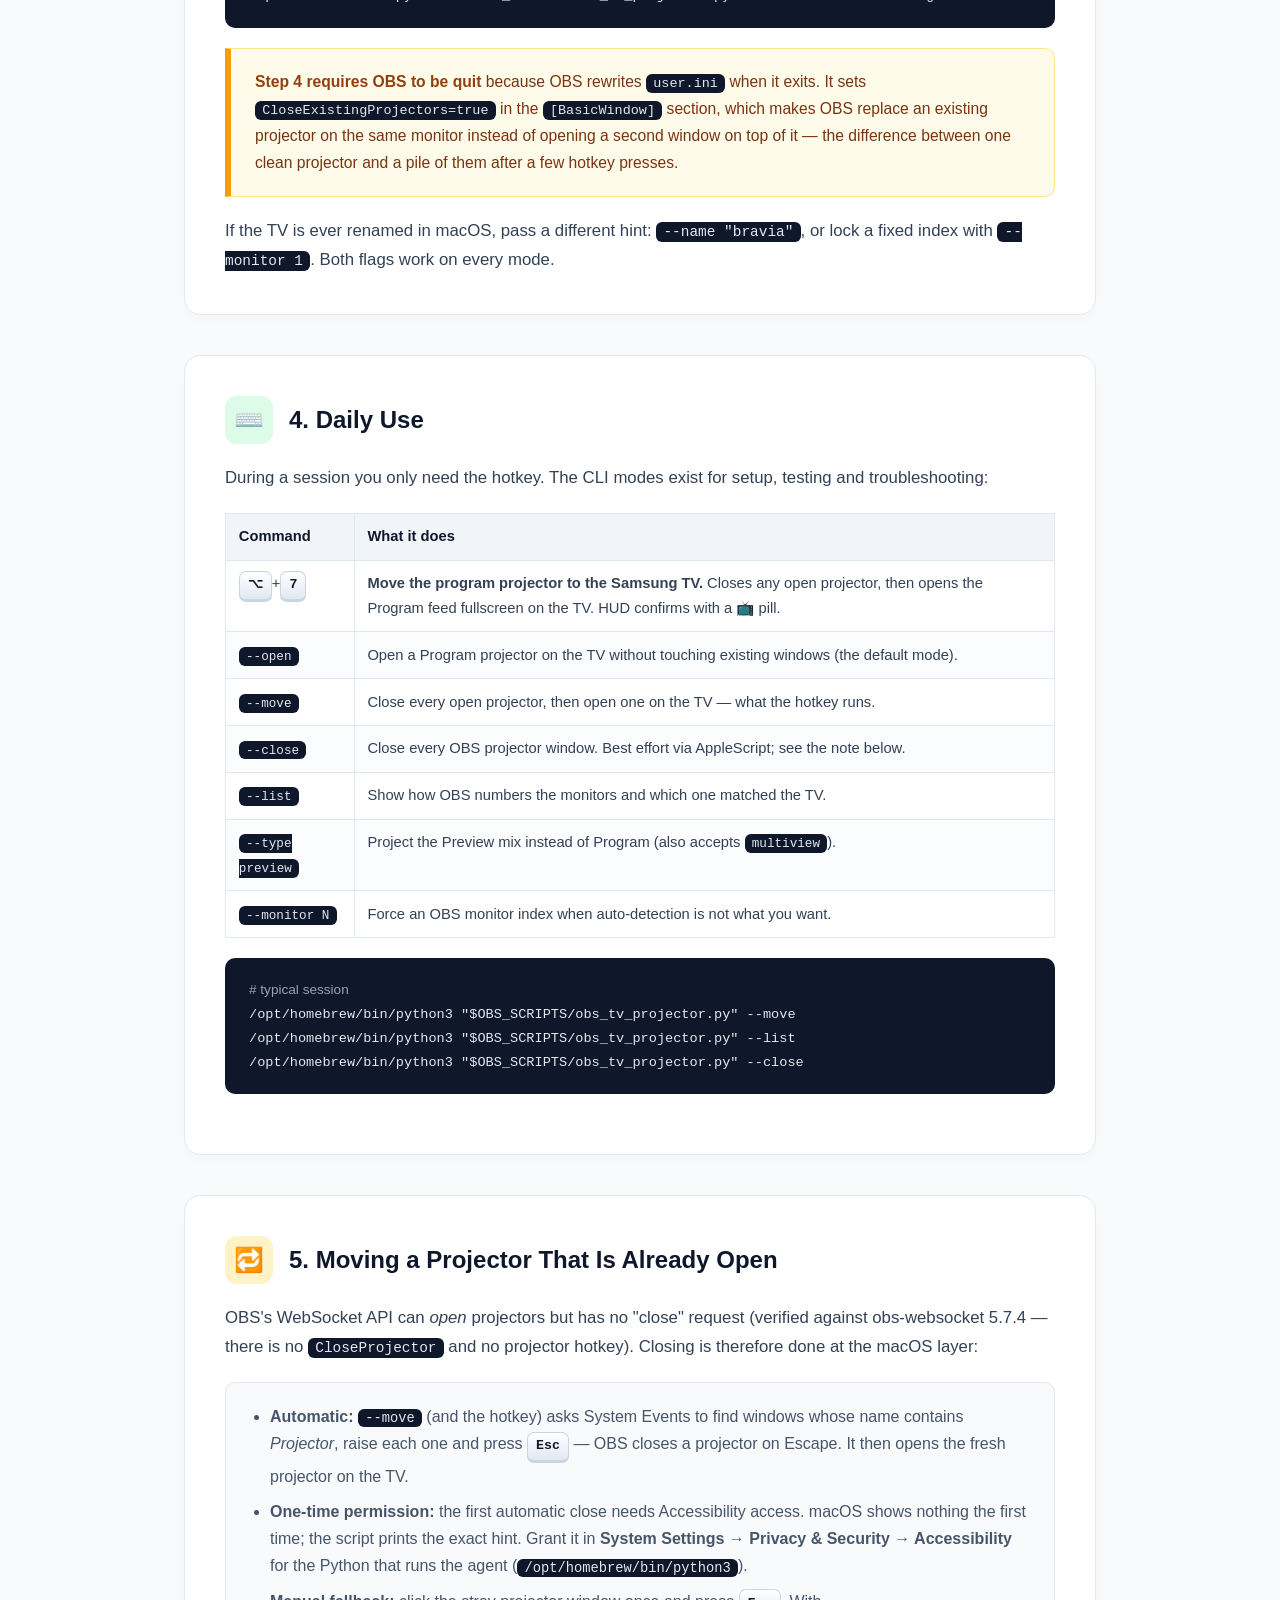
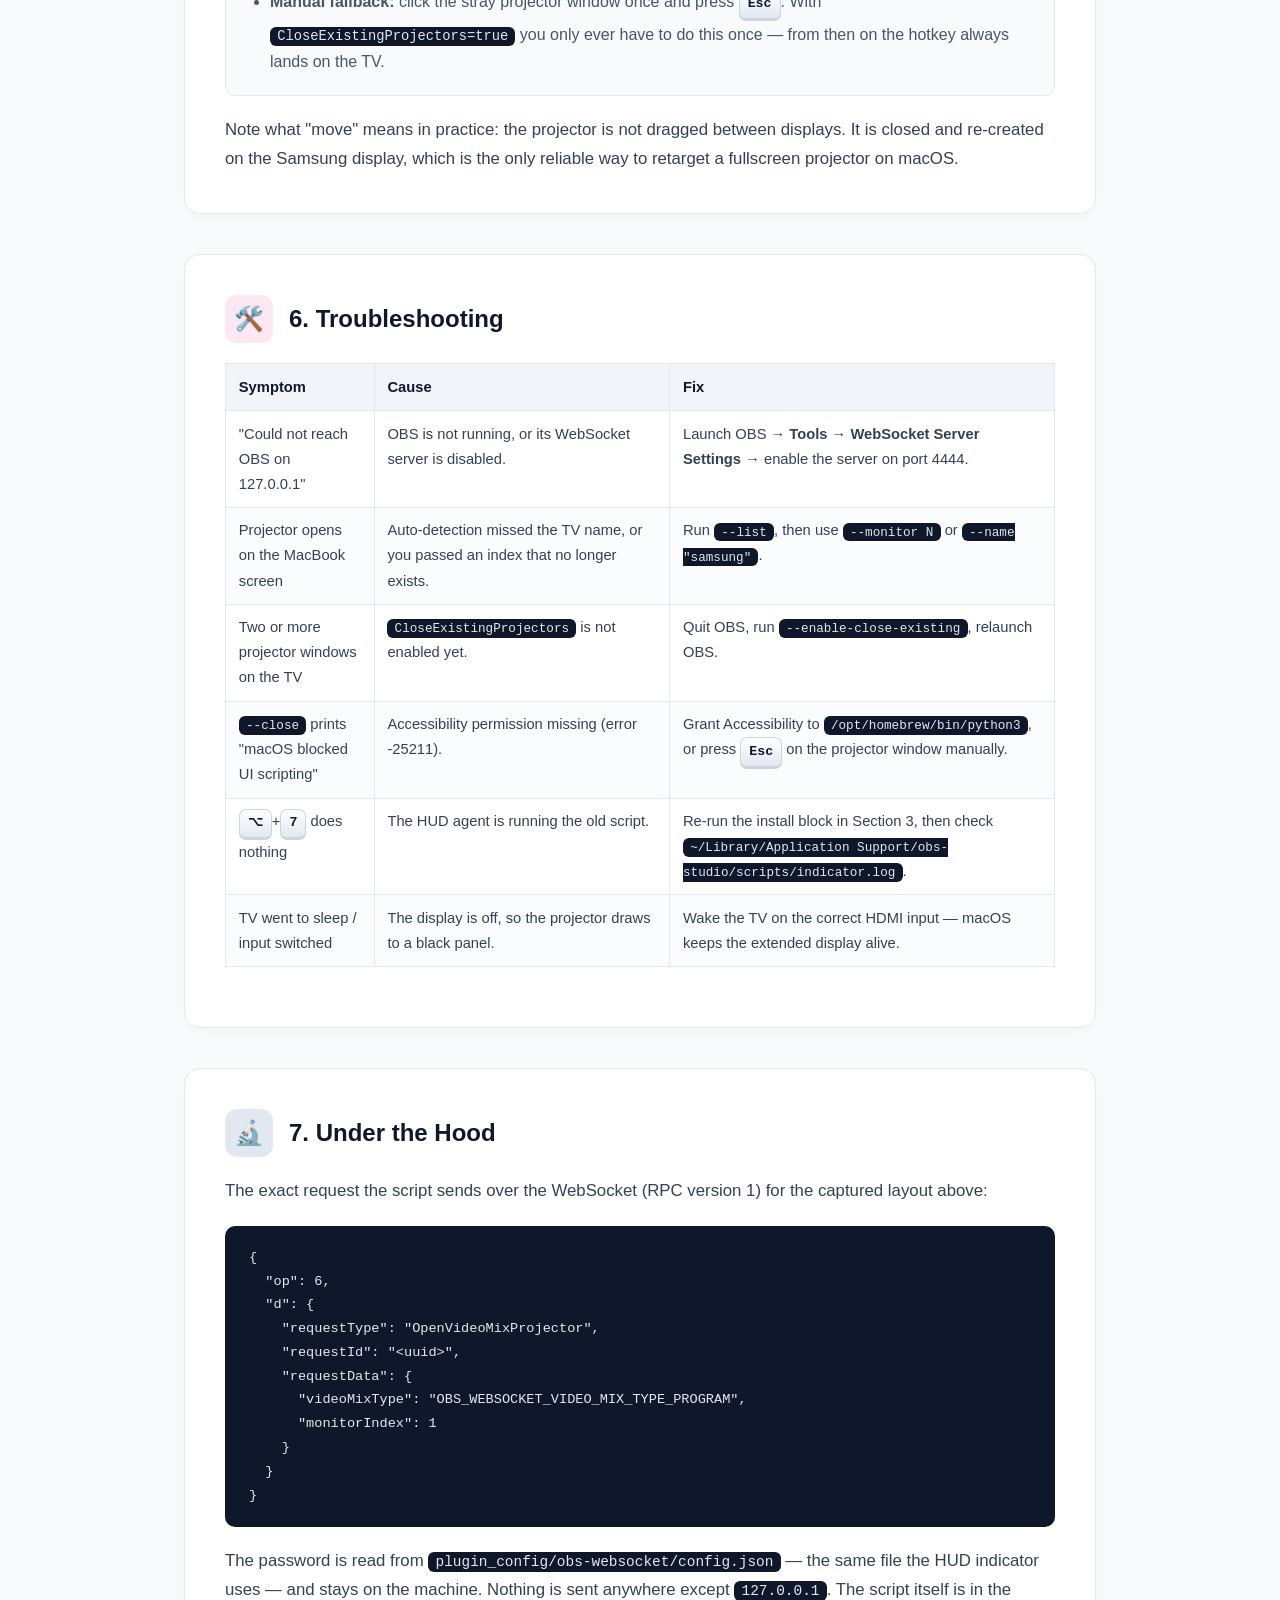
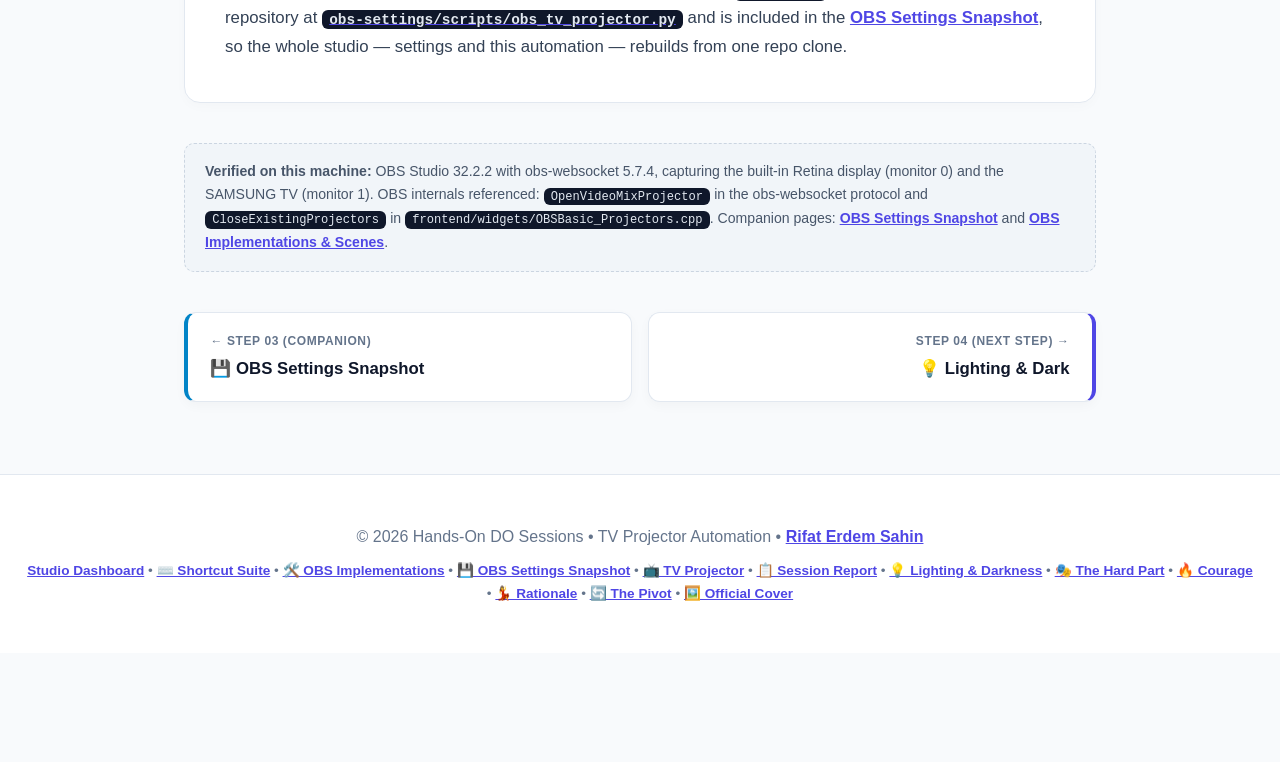
<file: tv-projector.html>
<!DOCTYPE html>
<html lang="en">
<head>
    <meta charset="UTF-8">
    <meta name="viewport" content="width=device-width, initial-scale=1.0">
    <title>TV Projector Automation | Hands-On DO Sessions</title>
    <link rel="stylesheet" href="notes-bar.css">
    <link rel="stylesheet" href="site-search.css">
    <style>
        :root {
            --primary: #4F46E5;
            --primary-hover: #4338CA;
            --primary-light: #EEF2FF;
            --secondary: #0284c7;
            --accent: #f59e0b;
            --accent-hover: #d97706;
            --success: #10B981;
            --dark: #0f172a;
            --dark-surface: #1e293b;
            --light: #f8fafc;
            --card-bg: #ffffff;
            --border: #e2e8f0;
            --gray: #64748b;
            --gray-light: #94a3b8;
        }

        * {
            margin: 0;
            padding: 0;
            box-sizing: border-box;
            font-family: -apple-system, BlinkMacSystemFont, "Segoe UI", Roboto, Oxygen, Ubuntu, Cantarell, "Helvetica Neue", sans-serif;
        }

        body {
            background-color: var(--light);
            color: var(--dark);
            line-height: 1.7;
        }

        /* Logically Grouped Shared Sticky Top Menu */
        .shared-nav {
            position: sticky;
            top: 0;
            z-index: 1000;
            background: rgba(15, 23, 42, 0.96);
            backdrop-filter: blur(12px);
            -webkit-backdrop-filter: blur(12px);
            border-bottom: 1px solid rgba(255, 255, 255, 0.1);
            box-shadow: 0 4px 20px rgba(0, 0, 0, 0.25);
        }

        .nav-container {
            max-width: 1200px;
            margin: 0 auto;
            padding: 0.75rem 1.5rem;
            display: flex;
            align-items: center;
            justify-content: space-between;
            gap: 1.25rem;
        }

        .nav-brand {
            display: flex;
            align-items: center;
            gap: 0.6rem;
            color: white;
            text-decoration: none;
            font-weight: 800;
            font-size: 1.05rem;
            letter-spacing: -0.01em;
            white-space: nowrap;
        }

        .nav-brand:hover {
            color: #c7d2fe;
        }

        .nav-icon {
            font-size: 1.25rem;
        }

        .nav-groups {
            display: flex;
            align-items: center;
            gap: 0.5rem;
            flex-wrap: wrap;
        }

        .nav-dropdown {
            position: relative;
        }

        .nav-drop-btn {
            background: transparent;
            border: 1px solid transparent;
            color: #cbd5e1;
            font-size: 0.88rem;
            font-weight: 600;
            padding: 0.45rem 0.8rem;
            border-radius: 8px;
            cursor: pointer;
            display: inline-flex;
            align-items: center;
            gap: 0.4rem;
            transition: all 0.2s ease;
        }

        .nav-drop-btn:hover, .nav-dropdown:focus-within .nav-drop-btn {
            color: #ffffff;
            background: rgba(255, 255, 255, 0.08);
            border-color: rgba(255, 255, 255, 0.15);
        }

        .drop-arrow {
            font-size: 0.75rem;
            color: #94a3b8;
            transition: transform 0.2s ease;
        }

        .nav-dropdown:hover .drop-arrow {
            transform: rotate(180deg);
        }

        .dropdown-menu {
            position: absolute;
            top: 100%;
            left: 0;
            background: #1e293b;
            border: 1px solid #334155;
            border-radius: 10px;
            padding: 0.5rem;
            min-width: 250px;
            box-shadow: 0 15px 30px rgba(0,0,0,0.3);
            display: none;
            flex-direction: column;
            gap: 0.25rem;
            z-index: 1001;
            margin-top: 0.35rem;
        }

        .nav-dropdown:hover .dropdown-menu,
        .nav-dropdown:focus-within .dropdown-menu {
            display: flex;
        }

        .dropdown-item {
            color: #cbd5e1;
            text-decoration: none;
            font-size: 0.85rem;
            font-weight: 500;
            padding: 0.55rem 0.85rem;
            border-radius: 6px;
            transition: all 0.15s ease;
            display: flex;
            align-items: center;
            gap: 0.5rem;
            white-space: nowrap;
        }

        .dropdown-item:hover {
            color: #ffffff;
            background: rgba(79, 70, 229, 0.3);
        }

        .nav-pill-btn {
            text-decoration: none;
            font-size: 0.85rem;
            font-weight: 600;
            padding: 0.45rem 0.85rem;
            border-radius: 8px;
            display: inline-flex;
            align-items: center;
            gap: 0.4rem;
            transition: all 0.2s ease;
            white-space: nowrap;
        }

        .gh-btn {
            background: rgba(255, 255, 255, 0.08);
            border: 1px solid rgba(255, 255, 255, 0.18);
            color: #f1f5f9;
        }

        .gh-btn:hover {
            background: rgba(255, 255, 255, 0.2);
            color: white;
        }

        /* Hero */
        header {
            background: linear-gradient(135deg, #0f172a 0%, #7c2d12 55%, #b91c1c 100%);
            color: white;
            padding: 4.5rem 2rem 3.5rem;
            text-align: center;
            border-bottom: 4px solid var(--accent);
        }

        .header-badge {
            display: inline-flex;
            align-items: center;
            gap: 0.5rem;
            background: rgba(245, 158, 11, 0.2);
            border: 1px solid rgba(251, 191, 36, 0.4);
            color: #fef3c7;
            padding: 0.35rem 1rem;
            border-radius: 9999px;
            font-size: 0.85rem;
            font-weight: 600;
            letter-spacing: 0.05em;
            text-transform: uppercase;
            margin-bottom: 1.25rem;
        }

        header h1 {
            font-size: 2.9rem;
            font-weight: 800;
            letter-spacing: -0.02em;
            margin-bottom: 1rem;
        }

        header p {
            color: #e2e8f0;
            font-size: 1.25rem;
            max-width: 800px;
            margin: 0 auto 1.5rem;
        }

        .container {
            max-width: 960px;
            margin: 0 auto;
            padding: 3.5rem 1.5rem;
        }

        .hero-quote {
            background: #ffffff;
            border-left: 6px solid var(--accent);
            padding: 2.25rem 2.5rem;
            border-radius: 0 16px 16px 0;
            box-shadow: 0 10px 25px -5px rgba(0, 0, 0, 0.04);
            margin-bottom: 3.5rem;
        }

        .hero-quote blockquote {
            font-size: 1.35rem;
            font-weight: 600;
            color: var(--dark);
            font-style: italic;
            margin-bottom: 0.75rem;
            line-height: 1.5;
        }

        .hero-quote cite {
            display: block;
            color: var(--gray);
            font-size: 0.95rem;
            font-style: normal;
            font-weight: 600;
        }

        .hard-card {
            background: #ffffff;
            border: 1px solid var(--border);
            border-radius: 16px;
            padding: 2.5rem;
            margin-bottom: 2.5rem;
            box-shadow: 0 4px 12px rgba(0, 0, 0, 0.02);
            transition: transform 0.2s ease;
        }

        .hard-card:hover {
            transform: translateY(-2px);
            box-shadow: 0 10px 24px rgba(0, 0, 0, 0.05);
        }

        .card-header {
            display: flex;
            align-items: center;
            gap: 1rem;
            margin-bottom: 1.25rem;
        }

        .icon-box {
            width: 48px;
            height: 48px;
            border-radius: 12px;
            display: flex;
            align-items: center;
            justify-content: center;
            font-size: 1.5rem;
            flex-shrink: 0;
        }

        .icon-problem { background: #fee2e2; color: #b91c1c; }
        .icon-flow { background: #e0f2fe; color: #0369a1; }
        .icon-setup { background: #ede9fe; color: #6d28d9; }
        .icon-usage { background: #dcfce7; color: #15803d; }
        .icon-move { background: #fef3c7; color: #b45309; }
        .icon-fix { background: #fce7f3; color: #be185d; }
        .icon-hood { background: #e2e8f0; color: #334155; }

        .card-header h2 {
            font-size: 1.5rem;
            font-weight: 700;
            color: var(--dark);
        }

        .hard-card p {
            font-size: 1.05rem;
            color: #334155;
            margin-bottom: 1.2rem;
        }

        .hard-card p:last-child {
            margin-bottom: 0;
        }

        .highlight-box {
            background: #f8fafc;
            border: 1px solid #e2e8f0;
            border-radius: 10px;
            padding: 1.25rem 1.5rem;
            margin: 1.25rem 0;
        }

        .highlight-box ul {
            padding-left: 1.25rem;
            color: #475569;
        }

        .highlight-box li {
            margin-bottom: 0.5rem;
        }

        .highlight-box li:last-child {
            margin-bottom: 0;
        }

        .settings-table {
            width: 100%;
            border-collapse: collapse;
            margin: 1.25rem 0;
            font-size: 0.92rem;
        }

        .settings-table th {
            text-align: left;
            background: #f1f5f9;
            color: #0f172a;
            font-weight: 700;
            padding: 0.65rem 0.8rem;
            border: 1px solid var(--border);
            white-space: nowrap;
        }

        .settings-table td {
            padding: 0.65rem 0.8rem;
            border: 1px solid var(--border);
            color: #334155;
            vertical-align: top;
        }

        .settings-table tbody tr:nth-child(even) {
            background: #fbfcfe;
        }

        .settings-table a {
            color: var(--primary);
            font-weight: 600;
            text-decoration: none;
        }

        .settings-table a:hover {
            text-decoration: underline;
        }

        .code-block {
            background: #0f172a;
            color: #e2e8f0;
            border-radius: 10px;
            padding: 1.25rem 1.5rem;
            font-family: ui-monospace, SFMono-Regular, Menlo, monospace;
            font-size: 0.85rem;
            line-height: 1.75;
            overflow-x: auto;
            margin: 1.25rem 0;
            white-space: pre;
        }

        .code-block .cmt {
            color: #94a3b8;
        }

        .diagram {
            background: #0f172a;
            color: #e2e8f0;
            border-radius: 10px;
            padding: 1.5rem;
            font-family: ui-monospace, SFMono-Regular, Menlo, monospace;
            font-size: 0.8rem;
            line-height: 1.6;
            overflow-x: auto;
            margin: 1.25rem 0;
            white-space: pre;
        }

        .callout-warn {
            background: #fffbeb;
            border: 1px solid #fde68a;
            border-left: 6px solid #f59e0b;
            border-radius: 0 10px 10px 0;
            padding: 1.25rem 1.5rem;
            margin: 1.25rem 0;
            color: #78350f;
            font-size: 0.98rem;
        }

        .callout-warn strong {
            color: #92400e;
        }

        kbd {
            display: inline-block;
            background: linear-gradient(180deg, #ffffff 0%, #e2e8f0 100%);
            border: 1px solid #cbd5e1;
            border-bottom-width: 3px;
            border-radius: 7px;
            padding: 0.15rem 0.5rem;
            font-family: ui-monospace, SFMono-Regular, Menlo, monospace;
            font-size: 0.83rem;
            font-weight: 700;
            color: #0f172a;
        }

        code {
            background: #0f172a;
            color: #e2e8f0;
            border-radius: 6px;
            padding: 0.12rem 0.45rem;
            font-size: 0.86em;
            font-family: ui-monospace, SFMono-Regular, Menlo, monospace;
        }

        .source-note {
            margin-top: 2.5rem;
            padding: 1rem 1.25rem;
            background: #f1f5f9;
            border: 1px dashed #cbd5e1;
            border-radius: 10px;
            font-size: 0.88rem;
            color: #475569;
        }

        footer {
            text-align: center;
            padding: 3rem 1.5rem;
            color: var(--gray);
            border-top: 1px solid var(--border);
            background: #ffffff;
        }

        @media (max-width: 900px) {
            .nav-container {
                flex-direction: column;
                align-items: stretch;
                gap: 0.6rem;
            }
            .nav-groups {
                justify-content: flex-start;
            }
            header h1 {
                font-size: 2.1rem;
            }
            .hard-card {
                padding: 1.5rem;
            }
        }
    </style>
</head>
<body>

    <!-- Logically Grouped Shared Sticky Top Menu -->
    <nav class="shared-nav">
        <div class="nav-container">
            <a href="index.html" class="nav-brand">
                <span class="nav-icon">🎬</span>
                <span class="nav-title">Hands-On DO</span>
            </a>
            <div class="nav-groups">
                <!-- Group 1: Studio & Production -->
                <div class="nav-dropdown">
                    <button class="nav-drop-btn">
                        <span>🎬 Studio &amp; Production</span>
                        <span class="drop-arrow">▾</span>
                    </button>
                    <div class="dropdown-menu">
                        <a href="index.html" class="dropdown-item">🏠 Studio Dashboard</a>
                        <a href="shortcuts.html" class="dropdown-item">⌨️ Complete Shortcut Suite</a>
                        <a href="obs-implementations.html" class="dropdown-item">🛠️ OBS Implementations &amp; Scenes</a>
                        <a href="obs-settings.html" class="dropdown-item">💾 OBS Settings Snapshot</a>
                        <a href="tv-projector.html" class="dropdown-item nav-item-active">📺 TV Projector Automation</a>
                        <a href="session-report.html" class="dropdown-item">📋 Session Report</a>
                        <a href="lighting.html" class="dropdown-item">💡 A-Roll Lighting &amp; Darkness</a>
                        <a href="cover.html" class="dropdown-item">🖼️ Official Cover (1460x752)</a>
                        <a href="index.html#confidence-monitor" class="dropdown-item">🖥️ TV Confidence Monitor</a>
                        <a href="index.html#footage-setup" class="dropdown-item">🎥 Background &amp; Footage Setup</a>
                        <a href="index.html#checklist" class="dropdown-item">📋 5-Stage Pre-Shoot Checklist</a>
                        <a href="index.html#assistant" class="dropdown-item">🤖 Production Assistant Guide</a>
                    </div>
                </div>

                <!-- Group 2: Curriculum & Repos -->
                <div class="nav-dropdown">
                    <button class="nav-drop-btn">
                        <span>📚 Curriculum &amp; Repos</span>
                        <span class="drop-arrow">▾</span>
                    </button>
                    <div class="dropdown-menu">
                        <a href="index.html#thought-process" class="dropdown-item">🧠 The Age of AI Thought Process</a>
                        <a href="index.html#repos" class="dropdown-item">📦 Featured GitHub Repos</a>
                        <a href="index.html#schedule" class="dropdown-item">📅 3-Day Shoot Cadence</a>
                        <a href="index.html#curriculum" class="dropdown-item">📚 Modular Curriculum Blueprint</a>
                        <a href="index.html#pipeline" class="dropdown-item">🚀 Skool + YouTube Pipeline</a>
                    </div>
                </div>

                <!-- Group 3: Mindset & Philosophy -->
                <div class="nav-dropdown">
                    <button class="nav-drop-btn">
                        <span>💡 Mindset &amp; Philosophy</span>
                        <span class="drop-arrow">▾</span>
                    </button>
                    <div class="dropdown-menu">
                        <a href="rationale.html" class="dropdown-item">💃 The "Keep Dancing" Rationale</a>
                        <a href="hard-part.html" class="dropdown-item">🎭 The Hard Part: Be Yourself</a>
                        <a href="courage.html" class="dropdown-item">🔥 Courage: The Key to the Game</a>
                        <a href="pivot.html" class="dropdown-item">🔄 The 1-on-1 Pivot</a>
                    </div>
                </div>

                <!-- Standalone Action Buttons (All 9 Steps + Search + GitHub) -->
                <a href="index.html" class="nav-pill-btn gh-btn">🏠 Studio</a>
                <a href="shortcuts.html" class="nav-pill-btn gh-btn">⌨️ Shortcuts</a>
                <a href="obs-implementations.html" class="nav-pill-btn gh-btn">🛠️ OBS</a>
                <a href="obs-settings.html" class="nav-pill-btn gh-btn">💾 OBS Settings</a>
                <a href="tv-projector.html" class="nav-pill-btn gh-btn nav-item-active">📺 TV Projector</a>
                <a href="lighting.html" class="nav-pill-btn gh-btn">💡 Lighting</a>
                <a href="hard-part.html" class="nav-pill-btn gh-btn">🎭 The Hard Part</a>
                <a href="courage.html" class="nav-pill-btn gh-btn">🔥 Courage</a>
                <a href="rationale.html" class="nav-pill-btn gh-btn">💃 Rationale</a>
                <a href="pivot.html" class="nav-pill-btn gh-btn">🔄 The Pivot</a>
                <a href="cover.html" class="nav-pill-btn gh-btn">🖼️ Cover</a>
                <button type="button" id="site-search-trigger" class="nav-pill-btn gh-btn" aria-label="Search all site content">🔍 Search</button>
                <a href="https://github.com/rifaterdemsahin" target="_blank" class="nav-pill-btn gh-btn">
                    <svg width="14" height="14" viewBox="0 0 16 16" fill="currentColor"><path d="M8 0C3.58 0 0 3.58 0 8c0 3.54 2.29 6.53 5.47 7.59.4.07.55-.17.55-.38 0-.19-.01-.82-.01-1.49-2.01.37-2.53-.49-2.69-.94-.09-.23-.48-.94-.82-1.13-.28-.15-.68-.52-.01-.53.63-.01 1.08.58 1.23.82.72 1.21 1.87.87 2.33.66.07-.52.28-.87.51-1.07-1.78-.2-3.64-.89-3.64-3.95 0-.87.31-1.59.82-2.15-.08-.2-.36-1.02.08-2.12 0 0 .67-.21 2.2.82.64-.18 1.32-.27 2-.27.68 0 1.36.09 2 .27 1.53-1.04 2.2-.82 2.2-.82.44 1.1.16 1.92.08 2.12.51.56.82 1.27.82 2.15 0 3.07-1.87 3.75-3.65 3.95.29.25.54.73.54 1.48 0 1.07-.01 1.93-.01 2.2 0 .21.15.46.55.38A8.013 8.013 0 0016 8c0-4.42-3.58-8-8-8z"/></svg>
                    GitHub
                </a>
            </div>
        </div>
    </nav>

    <header>
        <div class="header-badge">Reference • Step 03 Companion</div>
        <h1>📺 TV Projector Automation</h1>
        <p>One keystroke opens the OBS Program fullscreen projector straight onto the Samsung TV — and moves it there if it is currently sitting on the MacBook display. No right-click menu hunting, ever.</p>
    </header>

    <div class="container">

        <!-- Sequential Reading Stepper Banner -->
        <div class="reading-stepper-wrap">
            <div class="stepper-header">
                <div class="stepper-heading">
                    <span>📖 Sequential Reading Roadmap</span>
                </div>
                <span class="stepper-current-badge">Step 03 of 09 • OBS & Scenes Companion</span>
            </div>
            <div class="stepper-timeline">
                <a href="index.html" class="step-card">
                    <span class="step-card-num">Step 01</span>
                    <span class="step-card-title">🏠 Studio &amp; Rig</span>
                </a>
                <span class="step-arrow-divider">➔</span>
                <a href="shortcuts.html" class="step-card">
                    <span class="step-card-num">Step 02</span>
                    <span class="step-card-title">⌨️ Shortcut Suite</span>
                </a>
                <span class="step-arrow-divider">➔</span>
                <a href="obs-implementations.html" class="step-card active">
                    <span class="step-card-num">Step 03</span>
                    <span class="step-card-title">🛠️ OBS & Scenes</span>
                </a>
                <span class="step-arrow-divider">➔</span>
                <a href="lighting.html" class="step-card">
                    <span class="step-card-num">Step 04</span>
                    <span class="step-card-title">💡 Lighting &amp; Dark</span>
                </a>
                <span class="step-arrow-divider">➔</span>
                <a href="hard-part.html" class="step-card">
                    <span class="step-card-num">Step 05</span>
                    <span class="step-card-title">🎭 The Hard Part</span>
                </a>
                <span class="step-arrow-divider">➔</span>
                <a href="courage.html" class="step-card">
                    <span class="step-card-num">Step 06</span>
                    <span class="step-card-title">🔥 Courage to DO</span>
                </a>
                <span class="step-arrow-divider">➔</span>
                <a href="rationale.html" class="step-card">
                    <span class="step-card-num">Step 07</span>
                    <span class="step-card-title">💃 The Rationale</span>
                </a>
                <span class="step-arrow-divider">➔</span>
                <a href="pivot.html" class="step-card">
                    <span class="step-card-num">Step 08</span>
                    <span class="step-card-title">🔄 The Pivot</span>
                </a>
                <span class="step-arrow-divider">➔</span>
                <a href="cover.html" class="step-card">
                    <span class="step-card-num">Step 09</span>
                    <span class="step-card-title">🖼️ Official Cover</span>
                </a>
            </div>
        </div>

        <!-- Core Quote -->
        <div class="hero-quote">
            <blockquote>
                "The confidence monitor only works if looking at it is effortless. If the projector is not one keystroke away, you stop checking it — and the take drifts."
            </blockquote>
            <cite>— Rifat Erdem Sahin &bull; Hands-On DO Sessions</cite>
        </div>

        <!-- Section 1: The Problem -->
        <div class="hard-card" id="problem">
            <div class="card-header">
                <div class="icon-box icon-problem">🧩</div>
                <h2>1. The Problem and the Fix</h2>
            </div>
            <p>
                On macOS, OBS numbers every connected display. Right-click &rarr; Fullscreen Projector &rarr; pick the TV works once, but it defaults to the MacBook display, it is buried three clicks deep, and the moment you change the display layout the choice goes stale.
            </p>
            <div class="highlight-box">
                <ul>
                    <li><strong>The fix:</strong> a script (<code>obs_tv_projector.py</code>) that asks OBS which monitors exist, finds the <strong>Samsung by name</strong>, and tells OBS to open the Program projector fullscreen on that exact display over the OBS WebSocket API.</li>
                    <li><strong>The trigger:</strong> <kbd>⌥</kbd>+<kbd>7</kbd>, registered globally by the existing HUD agent (<code>obs_indicator.py</code>) so it works while any app has focus.</li>
                    <li><strong>Why by name:</strong> macOS can reassign monitor indices when cables move. Matching <code>"samsung"</code> in the display name means the projector lands on the TV even when the index changes.</li>
                    <li><strong>Moving an existing projector:</strong> the hotkey runs in <code>--move</code> mode — it closes any projector already open (wherever it is) and opens a fresh one on the TV.</li>
                </ul>
            </div>
        </div>

        <!-- Section 2: How It Works -->
        <div class="hard-card" id="flow">
            <div class="card-header">
                <div class="icon-box icon-flow">🔀</div>
                <h2>2. How It Works</h2>
            </div>
            <p>
                The script talks to the WebSocket server that OBS already runs for the HUD indicator (obs-websocket 5.7.4, port 4444, password from the same config file). Two requests do the whole job:
            </p>
            <table class="settings-table">
                <thead>
                    <tr>
                        <th>Step</th>
                        <th>WebSocket request</th>
                        <th>What it returns / does</th>
                    </tr>
                </thead>
                <tbody>
                    <tr>
                        <td>1</td>
                        <td><code>GetMonitorList</code></td>
                        <td>Every display with its OBS <code>monitorIndex</code>, name and resolution.</td>
                    </tr>
                    <tr>
                        <td>2</td>
                        <td><code>OpenVideoMixProjector</code></td>
                        <td>Opens the <code>PROGRAM</code> mix fullscreen on the chosen <code>monitorIndex</code>.</td>
                    </tr>
                </tbody>
            </table>
            <p>Live output from this MacBook Pro, captured while writing this page:</p>
            <div class="diagram">Monitors as OBS sees them:

  0  Built-in Retina Display(0)   1728x1117 at 0,0
  1  SAMSUNG(1)                   1920x1080 at -72,-1080   &lt;-- TV

TV match: SAMSUNG(1) (monitor index 1)</div>
            <div class="diagram">        MacBook Pro (OBS UI)                      Samsung TV (HDMI)
   +------------------------------+          +------------------------------+
   | monitor 0                    |          | monitor 1                    |
   | Built-in Retina  1728x1117   |  HDMI    | SAMSUNG         1920x1080    |
   | OBS main window + preview    | =======&gt; | fullscreen PROGRAM projector |
   +------------------------------+          +------------------------------+</div>
            <p>
                The manual equivalent inside OBS is right-clicking the <strong>Program</strong> preview and choosing <em>Fullscreen Projector &rarr; SAMSUNG</em> — the script simply performs that action through the API, on the right display, every time.
            </p>
        </div>

        <!-- Section 3: One-Time Setup -->
        <div class="hard-card" id="setup">
            <div class="card-header">
                <div class="icon-box icon-setup">⚙️</div>
                <h2>3. One-Time Setup</h2>
            </div>
            <p>
                Run these four commands from the repository root. They install the projector script next to the HUD agent, restart the agent so <kbd>⌥</kbd>+<kbd>7</kbd> is registered, and verify everything without touching OBS:
            </p>
            <div class="code-block">OBS_SCRIPTS="$HOME/Library/Application Support/obs-studio/scripts"

<span class="cmt"># 1. Install the projector script + the updated hotkey agent</span>
cp obs-settings/scripts/obs_tv_projector.py "$OBS_SCRIPTS/obs_tv_projector.py"
cp obs-settings/scripts/obs_indicator.py "$OBS_SCRIPTS/obs_indicator.py"

<span class="cmt"># 2. Restart the HUD agent so Option+7 registers</span>
launchctl kickstart -k gui/$(id -u)/com.rifaterdemsahin.obs-indicator

<span class="cmt"># 3. Verify: shows the monitors and which one is the TV</span>
/opt/homebrew/bin/python3 "$OBS_SCRIPTS/obs_tv_projector.py" --list

<span class="cmt"># 4. Recommended: quit OBS first, then stop projectors from stacking</span>
/opt/homebrew/bin/python3 "$OBS_SCRIPTS/obs_tv_projector.py" --enable-close-existing</div>
            <div class="callout-warn">
                <strong>Step 4 requires OBS to be quit</strong> because OBS rewrites <code>user.ini</code> when it exits. It sets <code>CloseExistingProjectors=true</code> in the <code>[BasicWindow]</code> section, which makes OBS replace an existing projector on the same monitor instead of opening a second window on top of it — the difference between one clean projector and a pile of them after a few hotkey presses.
            </div>
            <p>
                If the TV is ever renamed in macOS, pass a different hint: <code>--name "bravia"</code>, or lock a fixed index with <code>--monitor 1</code>. Both flags work on every mode.
            </p>
        </div>

        <!-- Section 4: Daily Use -->
        <div class="hard-card" id="usage">
            <div class="card-header">
                <div class="icon-box icon-usage">⌨️</div>
                <h2>4. Daily Use</h2>
            </div>
            <p>
                During a session you only need the hotkey. The CLI modes exist for setup, testing and troubleshooting:
            </p>
            <table class="settings-table">
                <thead>
                    <tr>
                        <th>Command</th>
                        <th>What it does</th>
                    </tr>
                </thead>
                <tbody>
                    <tr>
                        <td><kbd>⌥</kbd>+<kbd>7</kbd></td>
                        <td><strong>Move the program projector to the Samsung TV.</strong> Closes any open projector, then opens the Program feed fullscreen on the TV. HUD confirms with a 📺 pill.</td>
                    </tr>
                    <tr>
                        <td><code>--open</code></td>
                        <td>Open a Program projector on the TV without touching existing windows (the default mode).</td>
                    </tr>
                    <tr>
                        <td><code>--move</code></td>
                        <td>Close every open projector, then open one on the TV — what the hotkey runs.</td>
                    </tr>
                    <tr>
                        <td><code>--close</code></td>
                        <td>Close every OBS projector window. Best effort via AppleScript; see the note below.</td>
                    </tr>
                    <tr>
                        <td><code>--list</code></td>
                        <td>Show how OBS numbers the monitors and which one matched the TV.</td>
                    </tr>
                    <tr>
                        <td><code>--type preview</code></td>
                        <td>Project the Preview mix instead of Program (also accepts <code>multiview</code>).</td>
                    </tr>
                    <tr>
                        <td><code>--monitor N</code></td>
                        <td>Force an OBS monitor index when auto-detection is not what you want.</td>
                    </tr>
                </tbody>
            </table>
            <div class="code-block"><span class="cmt"># typical session</span>
/opt/homebrew/bin/python3 "$OBS_SCRIPTS/obs_tv_projector.py" --move
/opt/homebrew/bin/python3 "$OBS_SCRIPTS/obs_tv_projector.py" --list
/opt/homebrew/bin/python3 "$OBS_SCRIPTS/obs_tv_projector.py" --close</div>
        </div>

        <!-- Section 5: Moving an existing projector -->
        <div class="hard-card" id="move">
            <div class="card-header">
                <div class="icon-box icon-move">🔁</div>
                <h2>5. Moving a Projector That Is Already Open</h2>
            </div>
            <p>
                OBS's WebSocket API can <em>open</em> projectors but has no "close" request (verified against obs-websocket 5.7.4 — there is no <code>CloseProjector</code> and no projector hotkey). Closing is therefore done at the macOS layer:
            </p>
            <div class="highlight-box">
                <ul>
                    <li><strong>Automatic:</strong> <code>--move</code> (and the hotkey) asks System Events to find windows whose name contains <em>Projector</em>, raise each one and press <kbd>Esc</kbd> — OBS closes a projector on Escape. It then opens the fresh projector on the TV.</li>
                    <li><strong>One-time permission:</strong> the first automatic close needs Accessibility access. macOS shows nothing the first time; the script prints the exact hint. Grant it in <strong>System Settings &rarr; Privacy &amp; Security &rarr; Accessibility</strong> for the Python that runs the agent (<code>/opt/homebrew/bin/python3</code>).</li>
                    <li><strong>Manual fallback:</strong> click the stray projector window once and press <kbd>Esc</kbd>. With <code>CloseExistingProjectors=true</code> you only ever have to do this once — from then on the hotkey always lands on the TV.</li>
                </ul>
            </div>
            <p>
                Note what "move" means in practice: the projector is not dragged between displays. It is closed and re-created on the Samsung display, which is the only reliable way to retarget a fullscreen projector on macOS.
            </p>
        </div>

        <!-- Section 6: Troubleshooting -->
        <div class="hard-card" id="troubleshooting">
            <div class="card-header">
                <div class="icon-box icon-fix">🛠️</div>
                <h2>6. Troubleshooting</h2>
            </div>
            <table class="settings-table">
                <thead>
                    <tr>
                        <th>Symptom</th>
                        <th>Cause</th>
                        <th>Fix</th>
                    </tr>
                </thead>
                <tbody>
                    <tr>
                        <td>"Could not reach OBS on 127.0.0.1"</td>
                        <td>OBS is not running, or its WebSocket server is disabled.</td>
                        <td>Launch OBS &rarr; <strong>Tools &rarr; WebSocket Server Settings</strong> &rarr; enable the server on port 4444.</td>
                    </tr>
                    <tr>
                        <td>Projector opens on the MacBook screen</td>
                        <td>Auto-detection missed the TV name, or you passed an index that no longer exists.</td>
                        <td>Run <code>--list</code>, then use <code>--monitor N</code> or <code>--name "samsung"</code>.</td>
                    </tr>
                    <tr>
                        <td>Two or more projector windows on the TV</td>
                        <td><code>CloseExistingProjectors</code> is not enabled yet.</td>
                        <td>Quit OBS, run <code>--enable-close-existing</code>, relaunch OBS.</td>
                    </tr>
                    <tr>
                        <td><code>--close</code> prints "macOS blocked UI scripting"</td>
                        <td>Accessibility permission missing (error -25211).</td>
                        <td>Grant Accessibility to <code>/opt/homebrew/bin/python3</code>, or press <kbd>Esc</kbd> on the projector window manually.</td>
                    </tr>
                    <tr>
                        <td><kbd>⌥</kbd>+<kbd>7</kbd> does nothing</td>
                        <td>The HUD agent is running the old script.</td>
                        <td>Re-run the install block in Section 3, then check <code>~/Library/Application Support/obs-studio/scripts/indicator.log</code>.</td>
                    </tr>
                    <tr>
                        <td>TV went to sleep / input switched</td>
                        <td>The display is off, so the projector draws to a black panel.</td>
                        <td>Wake the TV on the correct HDMI input — macOS keeps the extended display alive.</td>
                    </tr>
                </tbody>
            </table>
        </div>

        <!-- Section 7: Under the hood -->
        <div class="hard-card" id="protocol">
            <div class="card-header">
                <div class="icon-box icon-hood">🔬</div>
                <h2>7. Under the Hood</h2>
            </div>
            <p>
                The exact request the script sends over the WebSocket (RPC version 1) for the captured layout above:
            </p>
            <div class="code-block">{
  "op": 6,
  "d": {
    "requestType": "OpenVideoMixProjector",
    "requestId": "&lt;uuid&gt;",
    "requestData": {
      "videoMixType": "OBS_WEBSOCKET_VIDEO_MIX_TYPE_PROGRAM",
      "monitorIndex": 1
    }
  }
}</div>
            <p>
                The password is read from <code>plugin_config/obs-websocket/config.json</code> — the same file the HUD indicator uses — and stays on the machine. Nothing is sent anywhere except <code>127.0.0.1</code>. The script itself is in the repository at <a href="https://github.com/rifaterdemsahin/handson-do-sessions/blob/main/obs-settings/scripts/obs_tv_projector.py" target="_blank" style="color: var(--primary); font-weight: 700;"><code>obs-settings/scripts/obs_tv_projector.py</code></a> and is included in the <a href="obs-settings.html" style="color: var(--primary); font-weight: 700;">OBS Settings Snapshot</a>, so the whole studio — settings and this automation — rebuilds from one repo clone.
            </p>
        </div>

        <div class="source-note">
            <strong>Verified on this machine:</strong> OBS Studio 32.2.2 with obs-websocket 5.7.4, capturing the built-in Retina display (monitor 0) and the SAMSUNG TV (monitor 1). OBS internals referenced: <code>OpenVideoMixProjector</code> in the obs-websocket protocol and <code>CloseExistingProjectors</code> in <code>frontend/widgets/OBSBasic_Projectors.cpp</code>. Companion pages: <a href="obs-settings.html" style="color: var(--primary); font-weight: 700;">OBS Settings Snapshot</a> and <a href="obs-implementations.html" style="color: var(--primary); font-weight: 700;">OBS Implementations &amp; Scenes</a>.
        </div>

        <!-- Sequential Step Jump Controls -->
        <div class="step-nav-bar">
            <a href="obs-settings.html" class="step-nav-btn prev-step">
                <span class="step-nav-hint">← Step 03 (Companion)</span>
                <span class="step-nav-label">💾 OBS Settings Snapshot</span>
            </a>
            <a href="lighting.html" class="step-nav-btn next-step">
                <span class="step-nav-hint">Step 04 (Next Step) →</span>
                <span class="step-nav-label">💡 Lighting & Dark</span>
            </a>
        </div>

    </div>

    <footer>
        <p>&copy; 2026 Hands-On DO Sessions &bull; TV Projector Automation &bull; <a href="https://github.com/rifaterdemsahin" target="_blank" style="color: var(--primary); font-weight: 600;">Rifat Erdem Sahin</a></p>
        <p style="margin-top: 0.5rem; font-size: 0.85rem;">
            <a href="index.html" style="color: var(--primary); font-weight: 600;">Studio Dashboard</a> &bull;
            <a href="shortcuts.html" style="color: var(--primary); font-weight: 600;">⌨️ Shortcut Suite</a> &bull;
            <a href="obs-implementations.html" style="color: var(--primary); font-weight: 600;">🛠️ OBS Implementations</a> &bull;
            <a href="obs-settings.html" style="color: var(--primary); font-weight: 600;">💾 OBS Settings Snapshot</a> &bull;
            <a href="tv-projector.html" style="color: var(--primary); font-weight: 600;">📺 TV Projector</a> &bull;
            <a href="session-report.html" style="color: var(--primary); font-weight: 600;">📋 Session Report</a> &bull;
            <a href="lighting.html" style="color: var(--primary); font-weight: 600;">💡 Lighting &amp; Darkness</a> &bull;
            <a href="hard-part.html" style="color: var(--primary); font-weight: 600;">🎭 The Hard Part</a> &bull;
            <a href="courage.html" style="color: var(--primary); font-weight: 600;">🔥 Courage</a> &bull;
            <a href="rationale.html" style="color: var(--primary); font-weight: 600;">💃 Rationale</a> &bull;
            <a href="pivot.html" style="color: var(--primary); font-weight: 600;">🔄 The Pivot</a> &bull;
            <a href="cover.html" style="color: var(--primary); font-weight: 600;">🖼️ Official Cover</a>
        </p>
    </footer>

    <script src="notes-bar.js" defer></script>
    <script src="site-search.js" defer></script>
</body>
</html>
</file>
<file: notes-bar.css>
/* Notes Bottom Bar & Step Navigation Styles */

/* Bottom Bar Dock */
#notes-bottom-bar {
    position: fixed;
    bottom: 0;
    left: 0;
    right: 0;
    z-index: 99999;
    background: rgba(15, 23, 42, 0.97);
    backdrop-filter: blur(16px);
    -webkit-backdrop-filter: blur(16px);
    border-top: 2px solid #334155;
    box-shadow: 0 -10px 30px rgba(0, 0, 0, 0.4);
    color: #f8fafc;
    font-family: -apple-system, BlinkMacSystemFont, "Segoe UI", Roboto, Oxygen, Ubuntu, Cantarell, "Helvetica Neue", sans-serif;
    transition: transform 0.3s cubic-bezier(0.16, 1, 0.3, 1);
}

#notes-bottom-bar.minimized {
    transform: translateY(calc(100% - 44px));
}

.notes-bar-inner {
    max-width: 1200px;
    margin: 0 auto;
    padding: 0.6rem 1.25rem 0.8rem;
}

/* Header strip */
.notes-bar-header {
    display: flex;
    align-items: center;
    justify-content: space-between;
    gap: 1rem;
    padding-bottom: 0.5rem;
    cursor: pointer;
    user-select: none;
}

.notes-header-left {
    display: flex;
    align-items: center;
    gap: 0.65rem;
}

.notes-badge-icon {
    font-size: 1.1rem;
    background: #4F46E5;
    color: white;
    width: 26px;
    height: 26px;
    border-radius: 6px;
    display: inline-flex;
    align-items: center;
    justify-content: center;
}

.notes-bar-title {
    font-weight: 700;
    font-size: 0.92rem;
    color: #f8fafc;
    display: flex;
    align-items: center;
    gap: 0.4rem;
}

.notes-step-badge {
    background: #1e293b;
    border: 1px solid #475569;
    color: #fbbf24;
    font-size: 0.75rem;
    font-weight: 800;
    padding: 0.15rem 0.5rem;
    border-radius: 9999px;
    letter-spacing: 0.03em;
}

.notes-save-status {
    font-size: 0.78rem;
    color: #94a3b8;
    margin-left: 0.5rem;
    display: inline-flex;
    align-items: center;
    gap: 0.3rem;
}

.notes-save-status.saved {
    color: #34d399;
}

.notes-header-actions {
    display: flex;
    align-items: center;
    gap: 0.5rem;
}

.notes-btn {
    border: none;
    border-radius: 6px;
    font-size: 0.78rem;
    font-weight: 600;
    padding: 0.35rem 0.75rem;
    cursor: pointer;
    display: inline-flex;
    align-items: center;
    gap: 0.35rem;
    transition: all 0.2s ease;
    white-space: nowrap;
}

.notes-btn-copy {
    background: #4F46E5;
    color: white;
}

.notes-btn-copy:hover {
    background: #4338CA;
}

.notes-btn-copy-all {
    background: #0284c7;
    color: white;
}

.notes-btn-copy-all:hover {
    background: #0369a1;
}

.notes-btn-toggle {
    background: #334155;
    color: #cbd5e1;
    padding: 0.35rem 0.6rem;
}

.notes-btn-toggle:hover {
    background: #475569;
    color: white;
}

/* Body & Textarea */
.notes-bar-body {
    display: flex;
    flex-direction: column;
    gap: 0.4rem;
    padding-top: 0.3rem;
}

.notes-textarea {
    width: 100%;
    min-height: 70px;
    max-height: 140px;
    background: #0b1120;
    border: 1px solid #334155;
    border-radius: 8px;
    color: #f1f5f9;
    font-size: 0.9rem;
    line-height: 1.5;
    padding: 0.6rem 0.85rem;
    font-family: inherit;
    resize: vertical;
    outline: none;
    transition: border-color 0.2s ease;
}

.notes-textarea:focus {
    border-color: #6366f1;
    box-shadow: 0 0 0 2px rgba(99, 102, 241, 0.25);
}

.notes-bar-footer {
    display: flex;
    align-items: center;
    justify-content: space-between;
    font-size: 0.75rem;
    color: #64748b;
}

.notes-storage-hint {
    display: flex;
    align-items: center;
    gap: 0.4rem;
}

.cookie-pill {
    background: #1e293b;
    border: 1px solid #334155;
    color: #a5b4fc;
    padding: 0.1rem 0.4rem;
    border-radius: 4px;
    font-family: monospace;
    font-size: 0.72rem;
}

/* Toast notification */
.notes-toast {
    position: fixed;
    bottom: 90px;
    right: 25px;
    background: #10b981;
    color: white;
    font-weight: 700;
    font-size: 0.88rem;
    padding: 0.6rem 1.1rem;
    border-radius: 8px;
    box-shadow: 0 8px 24px rgba(0,0,0,0.3);
    z-index: 100000;
    opacity: 0;
    transform: translateY(10px);
    transition: all 0.25s cubic-bezier(0.16, 1, 0.3, 1);
    pointer-events: none;
    display: flex;
    align-items: center;
    gap: 0.4rem;
}

.notes-toast.show {
    opacity: 1;
    transform: translateY(0);
}

/* Stepper Navigation Styles */
.reading-stepper-wrap {
    background: #0f172a;
    border: 1px solid #1e293b;
    border-radius: 14px;
    padding: 1.25rem 1.5rem;
    margin: 1.75rem 0 2.5rem;
    box-shadow: 0 6px 20px rgba(0, 0, 0, 0.15);
}

.stepper-header {
    display: flex;
    align-items: center;
    justify-content: space-between;
    margin-bottom: 1rem;
    padding-bottom: 0.75rem;
    border-bottom: 1px solid #1e293b;
    flex-wrap: wrap;
    gap: 0.5rem;
}

.stepper-heading {
    display: flex;
    align-items: center;
    gap: 0.5rem;
    font-size: 0.85rem;
    font-weight: 700;
    text-transform: uppercase;
    letter-spacing: 0.05em;
    color: #94a3b8;
}

.stepper-current-badge {
    background: rgba(245, 158, 11, 0.2);
    border: 1px solid rgba(245, 158, 11, 0.4);
    color: #fef3c7;
    font-size: 0.78rem;
    font-weight: 800;
    padding: 0.2rem 0.65rem;
    border-radius: 9999px;
}

.stepper-timeline {
    display: flex;
    align-items: center;
    justify-content: space-between;
    gap: 0.4rem;
    overflow-x: auto;
    padding-bottom: 0.4rem;
}

.step-card {
    flex: 1;
    min-width: 140px;
    background: #1e293b;
    border: 1px solid #334155;
    border-radius: 10px;
    padding: 0.7rem 0.85rem;
    text-decoration: none;
    color: #cbd5e1;
    display: flex;
    flex-direction: column;
    gap: 0.25rem;
    transition: all 0.2s ease;
}

.step-card:hover {
    background: #273549;
    border-color: #6366f1;
    color: white;
    transform: translateY(-2px);
}

.step-card.active {
    background: linear-gradient(135deg, rgba(79, 70, 229, 0.4) 0%, rgba(30, 41, 59, 0.9) 100%);
    border-color: #818cf8;
    color: white;
    box-shadow: 0 0 14px rgba(99, 102, 241, 0.35);
}

.step-card-num {
    font-size: 0.72rem;
    font-weight: 800;
    letter-spacing: 0.05em;
    color: #94a3b8;
    text-transform: uppercase;
}

.step-card.active .step-card-num {
    color: #fbbf24;
}

.step-card-title {
    font-size: 0.85rem;
    font-weight: 700;
    line-height: 1.25;
}

.step-arrow-divider {
    color: #475569;
    font-size: 0.85rem;
    user-select: none;
    padding: 0 0.1rem;
}

/* Sequential Step Jump Controls */
.step-nav-bar {
    display: flex;
    justify-content: space-between;
    align-items: center;
    gap: 1rem;
    margin: 2.5rem 0 1rem;
    flex-wrap: wrap;
}

.step-nav-btn {
    flex: 1;
    min-width: 240px;
    background: #ffffff;
    border: 1px solid #e2e8f0;
    border-radius: 12px;
    padding: 1.1rem 1.4rem;
    text-decoration: none;
    display: flex;
    flex-direction: column;
    gap: 0.25rem;
    box-shadow: 0 4px 12px rgba(0,0,0,0.03);
    transition: all 0.2s ease;
}

.step-nav-btn:hover {
    transform: translateY(-2px);
    box-shadow: 0 8px 20px rgba(0,0,0,0.07);
    border-color: #6366f1;
}

.step-nav-btn.next-step {
    text-align: right;
    border-right: 4px solid #4F46E5;
}

.step-nav-btn.prev-step {
    text-align: left;
    border-left: 4px solid #0284c7;
}

.step-nav-hint {
    font-size: 0.75rem;
    font-weight: 800;
    text-transform: uppercase;
    letter-spacing: 0.05em;
    color: #64748b;
}

.step-nav-label {
    font-size: 1.05rem;
    font-weight: 700;
    color: #0f172a;
}

/* Ensure content is not hidden behind bottom bar */
body {
    padding-bottom: 120px !important;
}

@media (max-width: 768px) {
    .notes-bar-header {
        flex-wrap: wrap;
    }
    .notes-header-actions {
        width: 100%;
        justify-content: flex-end;
    }
    .stepper-timeline {
        flex-direction: column;
        align-items: stretch;
    }
    .step-arrow-divider {
        display: none;
    }
    .step-nav-bar {
        flex-direction: column;
    }
}

/* ==========================================================================
   Task 1: Active Top Menu Highlights (When in a page, highlight in top menu)
   ========================================================================== */
.nav-brand.nav-item-active {
    color: #a5b4fc !important;
    text-shadow: 0 0 14px rgba(129, 140, 248, 0.7);
}

.nav-pill-btn.nav-item-active {
    background: linear-gradient(135deg, #4f46e5 0%, #3730a3 100%) !important;
    color: #ffffff !important;
    border: 1px solid #a5b4fc !important;
    box-shadow: 0 0 16px rgba(99, 102, 241, 0.65), inset 0 1px 0 rgba(255, 255, 255, 0.25) !important;
    font-weight: 700 !important;
    position: relative;
    padding-left: 0.9rem !important;
}

.nav-pill-btn.nav-item-active::before {
    content: "●";
    display: inline-block;
    color: #34d399;
    margin-right: 0.38rem;
    font-size: 0.75rem;
    animation: activePulse 2s infinite ease-in-out;
}

@keyframes activePulse {
    0%, 100% { opacity: 1; transform: scale(1); }
    50% { opacity: 0.35; transform: scale(0.85); }
}

.nav-drop-btn.nav-dropdown-active {
    border-color: #6366f1 !important;
    background: rgba(99, 102, 241, 0.22) !important;
    color: #ffffff !important;
    box-shadow: 0 0 12px rgba(99, 102, 241, 0.4);
    font-weight: 700 !important;
}

.nav-drop-btn.nav-dropdown-active::before {
    content: "●";
    display: inline-block;
    color: #818cf8;
    margin-right: 0.35rem;
    font-size: 0.7rem;
    animation: activePulse 2s infinite ease-in-out;
}

.dropdown-item.nav-item-active {
    background: rgba(99, 102, 241, 0.28) !important;
    color: #c7d2fe !important;
    font-weight: 700 !important;
    border-left: 3px solid #818cf8 !important;
    padding-left: 1.15rem !important;
}

.dropdown-item.nav-item-active::after {
    content: " (Active)";
    font-size: 0.72rem;
    color: #34d399;
    font-weight: 700;
    margin-left: 0.45rem;
}

/* ==========================================================================
   Task 2: Mac Pro Work Recording Reminder Banner & Helpers
   ========================================================================== */
.mac-pro-reminder-banner {
    background: linear-gradient(135deg, #1e1b4b 0%, #0f172a 100%);
    border: 2px solid #6366f1;
    border-radius: 14px;
    padding: 1.5rem 1.75rem;
    margin-bottom: 2.25rem;
    color: white;
    display: flex;
    align-items: center;
    gap: 1.25rem;
    box-shadow: 0 8px 24px rgba(79, 70, 229, 0.22);
}

.mac-pro-reminder-icon {
    font-size: 2.4rem;
    background: rgba(99, 102, 241, 0.25);
    border: 1px solid rgba(165, 180, 252, 0.3);
    width: 64px;
    height: 64px;
    border-radius: 12px;
    display: flex;
    align-items: center;
    justify-content: center;
    flex-shrink: 0;
}

.mac-pro-reminder-content {
    flex: 1;
}

.mac-pro-reminder-badge {
    display: inline-flex;
    align-items: center;
    gap: 0.4rem;
    background: #e11d48;
    color: white;
    font-size: 0.75rem;
    font-weight: 800;
    text-transform: uppercase;
    letter-spacing: 0.06em;
    padding: 0.25rem 0.65rem;
    border-radius: 9999px;
    margin-bottom: 0.5rem;
}

.mac-pro-reminder-title {
    font-size: 1.35rem;
    font-weight: 800;
    color: #ffffff;
    margin-bottom: 0.35rem;
    letter-spacing: -0.01em;
}

.mac-pro-reminder-desc {
    color: #cbd5e1;
    font-size: 0.95rem;
    line-height: 1.55;
}

.notes-header-reminder-pill {
    background: rgba(245, 158, 11, 0.2);
    border: 1px solid rgba(245, 158, 11, 0.4);
    color: #fbbf24;
    font-size: 0.75rem;
    font-weight: 700;
    padding: 0.2rem 0.55rem;
    border-radius: 9999px;
    display: inline-flex;
    align-items: center;
    gap: 0.3rem;
}
</file>
<file: site-search.css>
/* Hands-On DO Sessions — Site-Wide Search Overlay
   Used with site-search.js + the 🔍 Search button injected into the shared nav. */

.site-search-overlay {
    position: fixed;
    inset: 0;
    z-index: 5000;
    background: rgba(15, 23, 42, 0.72);
    backdrop-filter: blur(6px);
    -webkit-backdrop-filter: blur(6px);
    display: flex;
    align-items: flex-start;
    justify-content: center;
    padding: 8vh 1rem 2rem;
}

.site-search-overlay[hidden] {
    display: none;
}

.site-search-panel {
    width: 100%;
    max-width: 720px;
    background: #ffffff;
    border-radius: 16px;
    box-shadow: 0 40px 80px rgba(2, 6, 23, 0.5);
    border: 1px solid #e2e8f0;
    overflow: hidden;
    display: flex;
    flex-direction: column;
    max-height: 78vh;
}

.site-search-head {
    display: flex;
    align-items: center;
    gap: 0.5rem;
    padding: 0.9rem 1rem;
    border-bottom: 1px solid #e2e8f0;
    background: #f8fafc;
}

.site-search-head-icon {
    font-size: 1.1rem;
    flex-shrink: 0;
}

#site-search-input {
    flex: 1;
    border: none;
    outline: none;
    background: transparent;
    font-size: 1.05rem;
    color: #0f172a;
    padding: 0.35rem 0.25rem;
    font-family: inherit;
}

#site-search-input::placeholder {
    color: #94a3b8;
}

.site-search-close {
    border: 1px solid #cbd5e1;
    background: #ffffff;
    color: #475569;
    font-size: 0.75rem;
    font-weight: 700;
    border-radius: 6px;
    padding: 0.3rem 0.55rem;
    cursor: pointer;
    font-family: inherit;
}

.site-search-close:hover {
    background: #f1f5f9;
    color: #0f172a;
}

.site-search-meta {
    padding: 0.5rem 1.1rem;
    font-size: 0.78rem;
    color: #64748b;
    border-bottom: 1px solid #f1f5f9;
    background: #ffffff;
}

.site-search-results {
    overflow-y: auto;
    padding: 0.5rem;
    flex: 1;
}

.site-search-result {
    display: block;
    text-decoration: none;
    border-radius: 10px;
    padding: 0.75rem 0.9rem;
    border: 1px solid transparent;
    transition: background 0.12s ease, border-color 0.12s ease;
}

.site-search-result:hover,
.site-search-result.active {
    background: #eef2ff;
    border-color: #c7d2fe;
}

.site-search-result-top {
    display: flex;
    align-items: center;
    gap: 0.5rem;
    margin-bottom: 0.2rem;
    flex-wrap: wrap;
}

.site-search-step {
    background: #0f172a;
    color: #e2e8f0;
    font-size: 0.68rem;
    font-weight: 800;
    letter-spacing: 0.04em;
    text-transform: uppercase;
    border-radius: 9999px;
    padding: 0.14rem 0.55rem;
    white-space: nowrap;
}

.site-search-title {
    font-size: 0.98rem;
    font-weight: 700;
    color: #0f172a;
    line-height: 1.35;
}

.site-search-title mark {
    background: #fde68a;
    color: #78350f;
    border-radius: 3px;
    padding: 0 2px;
}

.site-search-desc {
    font-size: 0.84rem;
    color: #475569;
    line-height: 1.45;
    margin-top: 0.1rem;
}

.site-search-desc mark {
    background: #fef3c7;
    color: #92400e;
    border-radius: 3px;
    padding: 0 2px;
}

.site-search-page {
    margin-left: auto;
    font-size: 0.72rem;
    color: #94a3b8;
    font-weight: 600;
    white-space: nowrap;
}

.site-search-empty {
    text-align: center;
    color: #64748b;
    padding: 2.5rem 1rem;
    font-size: 0.95rem;
}

.site-search-empty strong {
    display: block;
    font-size: 1.6rem;
    margin-bottom: 0.4rem;
}

.site-search-foot {
    padding: 0.55rem 1.1rem;
    font-size: 0.74rem;
    color: #94a3b8;
    border-top: 1px solid #e2e8f0;
    background: #f8fafc;
    display: flex;
    gap: 1rem;
    flex-wrap: wrap;
}

.site-search-foot kbd {
    background: #ffffff;
    border: 1px solid #cbd5e1;
    border-bottom-width: 2px;
    border-radius: 5px;
    padding: 0.05rem 0.35rem;
    font-size: 0.7rem;
    font-weight: 700;
    color: #334155;
    font-family: ui-monospace, SFMono-Regular, Menlo, monospace;
}

body.site-search-open {
    overflow: hidden;
}

@media (max-width: 640px) {
    .site-search-overlay {
        padding: 4vh 0.6rem 1rem;
    }
    .site-search-page {
        display: none;
    }
}
</file>
